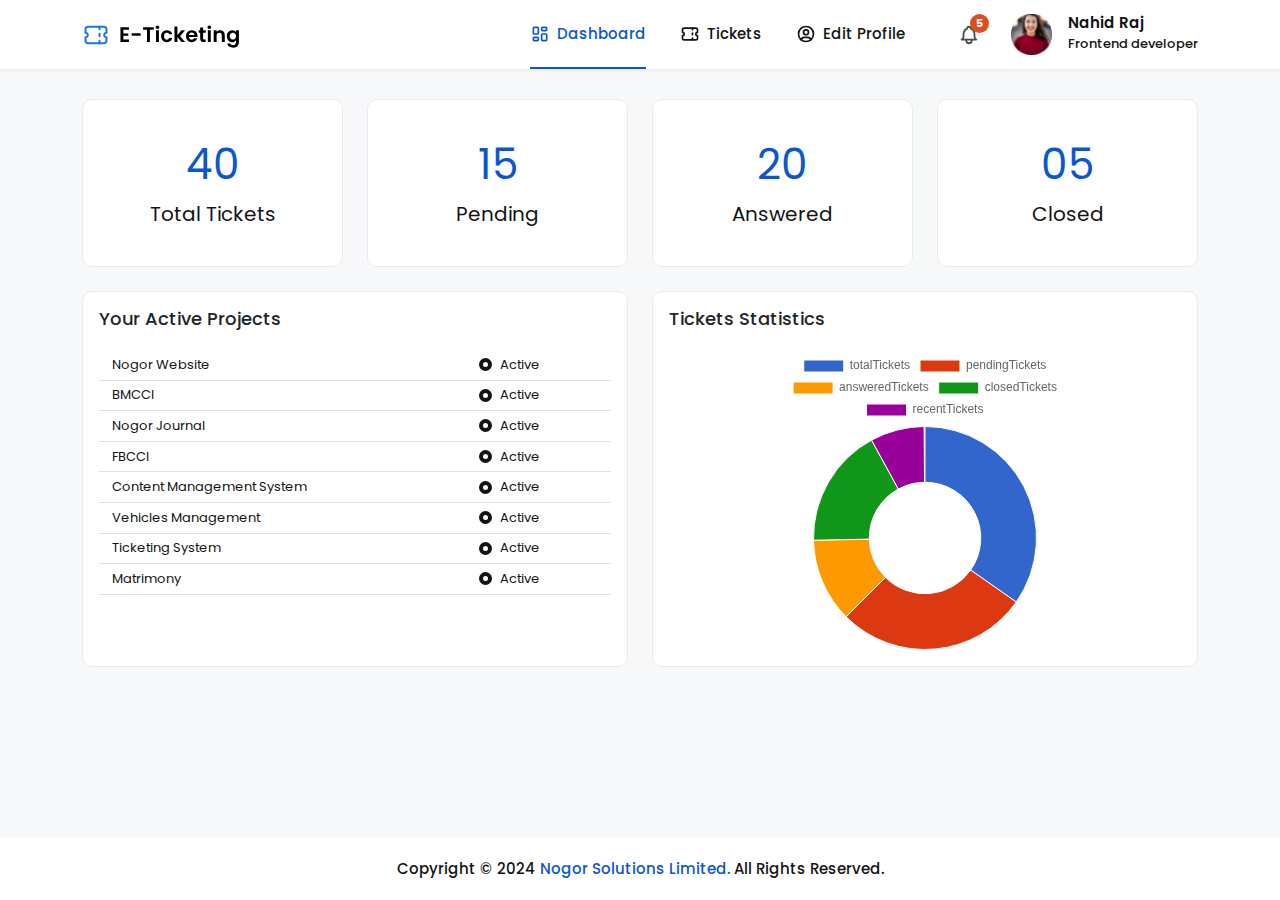
<file: index.html>
<!DOCTYPE html>
<html lang="en">

<head>
  <meta charset="UTF-8">
  <meta http-equiv="X-UA-Compatible" content="IE=edge">
  <title>Ticketing System</title>
  <meta name="viewport" content="width=device-width, initial-scale=1.0, minimum-scale=1.0">
  <meta name="description" content="CMS">
  <link rel="shortcut icon" href="images/Fevicon.png" type="image/x-icon">
  <!--all css link -->
  <link rel="stylesheet" href="css/bootstrap.min.css">
  <link rel="stylesheet" href="css/chosen.css">
  <link rel="stylesheet" href="css/style.css">
</head>


<body>
  <!-- full page loading -->
  <div class="fullpage_loader">
    <div class="loader"></div>
  </div>
  <!-- main area start -->
  <main class="e_ticketing_frontend">
    <section class="e_header_area">
      <div class="container">
        <div class="main d-flex align-items-center justify-content-between gap-3">
          <div class="logo">
            <a href="index.html">
              <img src="images/logo.svg" alt="logo">
            </a>
          </div>
          <div class="menus d-none d-xl-flex align-items-center justify-content-end gap-3">
            <div class="menu">
              <ul class="list-unstyled">
                <li class="active_menu"><a href="index.html">
                    <svg xmlns="http://www.w3.org/2000/svg" width="24" height="24" viewBox="0 0 24 24" fill="none"
                      stroke="currentColor" stroke-width="2" stroke-linecap="round" stroke-linejoin="round"
                      class="icon icon-tabler icons-tabler-outline icon-tabler-layout-dashboard">
                      <path stroke="none" d="M0 0h24v24H0z" fill="none" />
                      <path d="M5 4h4a1 1 0 0 1 1 1v6a1 1 0 0 1 -1 1h-4a1 1 0 0 1 -1 -1v-6a1 1 0 0 1 1 -1" />
                      <path d="M5 16h4a1 1 0 0 1 1 1v2a1 1 0 0 1 -1 1h-4a1 1 0 0 1 -1 -1v-2a1 1 0 0 1 1 -1" />
                      <path d="M15 12h4a1 1 0 0 1 1 1v6a1 1 0 0 1 -1 1h-4a1 1 0 0 1 -1 -1v-6a1 1 0 0 1 1 -1" />
                      <path d="M15 4h4a1 1 0 0 1 1 1v2a1 1 0 0 1 -1 1h-4a1 1 0 0 1 -1 -1v-2a1 1 0 0 1 1 -1" /></svg>
                    Dashboard
                  </a></li>
                <li><a href="tickets.html">
                    <svg xmlns="http://www.w3.org/2000/svg" width="24" height="24" viewBox="0 0 24 24" fill="none"
                      stroke="currentColor" stroke-width="2" stroke-linecap="round" stroke-linejoin="round"
                      class="icon icon-tabler icons-tabler-outline icon-tabler-ticket">
                      <path stroke="none" d="M0 0h24v24H0z" fill="none" />
                      <path d="M15 5l0 2" />
                      <path d="M15 11l0 2" />
                      <path d="M15 17l0 2" />
                      <path
                        d="M5 5h14a2 2 0 0 1 2 2v3a2 2 0 0 0 0 4v3a2 2 0 0 1 -2 2h-14a2 2 0 0 1 -2 -2v-3a2 2 0 0 0 0 -4v-3a2 2 0 0 1 2 -2" />
                    </svg>
                    Tickets
                  </a></li>
                <li><a href="edit-profile.html">
                    <svg xmlns="http://www.w3.org/2000/svg" width="24" height="24" viewBox="0 0 24 24" fill="none"
                      stroke="currentColor" stroke-width="2" stroke-linecap="round" stroke-linejoin="round"
                      class="icon icon-tabler icons-tabler-outline icon-tabler-user-circle">
                      <path stroke="none" d="M0 0h24v24H0z" fill="none" />
                      <path d="M12 12m-9 0a9 9 0 1 0 18 0a9 9 0 1 0 -18 0" />
                      <path d="M12 10m-3 0a3 3 0 1 0 6 0a3 3 0 1 0 -6 0" />
                      <path d="M6.168 18.849a4 4 0 0 1 3.832 -2.849h4a4 4 0 0 1 3.834 2.855" /></svg>
                    Edit Profile
                  </a></li>
              </ul>
            </div>
            <div class="menu_options d-flex align-items-center gap-4">
              <div class="icon_box position-relative">
                <button class="icon_btn dropdown_menu bg-transparent border-0 position-relative">
                  <svg xmlns="http://www.w3.org/2000/svg" width="24" height="24" viewBox="0 0 24 24" fill="none"
                    stroke="currentColor" stroke-width="2" stroke-linecap="round" stroke-linejoin="round"
                    class="icon icon-tabler icons-tabler-outline icon-tabler-bell">
                    <path stroke="none" d="M0 0h24v24H0z" fill="none" />
                    <path d="M10 5a2 2 0 1 1 4 0a7 7 0 0 1 4 6v3a4 4 0 0 0 2 3h-16a4 4 0 0 0 2 -3v-3a7 7 0 0 1 4 -6" />
                    <path d="M9 17v1a3 3 0 0 0 6 0v-1" /></svg>
                  <sup
                    class="notification_number position-absolute rounded-pill d-flex justify-content-center align-items-center">5</sup>
                </button>
                <div
                  class="information_box dropdown_menu_info notification_information position-absolute top-100 end-0">
                  <div class="top d-flex justify-content-between align-items-center gap-4">
                    <h3 class="title">Notification</h3>
                    <button class="clear bg-transparent border-0">Clear</button>
                  </div>
                  <div class="list">
                    <!-- <h4 class="no_list">
                      <div><svg  xmlns="http://www.w3.org/2000/svg"  width="24"  height="24"  viewBox="0 0 24 24"  fill="none"  stroke="currentColor"  stroke-width="1.5"  stroke-linecap="round"  stroke-linejoin="round"  class="icon icon-tabler icons-tabler-outline icon-tabler-alarm-minus"><path stroke="none" d="M0 0h24v24H0z" fill="none"/><path d="M12 13m-7 0a7 7 0 1 0 14 0a7 7 0 1 0 -14 0" /><path d="M7 4l-2.75 2" /><path d="M17 4l2.75 2" /><path d="M10 13h4" /></svg></div>
                      No Notification Found
                    </h4> -->
                    <ul class="list-unstyled">
                      <li>
                        <a href="#" class="d-flex w-100 align-items-center">
                          <div class="img"><img src="images/profile-user.png" alt="profile-user"></div>
                          <div class="info">
                            <h4 class="name">Erin Gonzales</h4>
                            <p>comment on your board</p>
                          </div>
                          <div class="time">7:57PM</div>
                        </a>
                      </li>
                      <li>
                        <a href="#" class="d-flex w-100 align-items-center">
                          <div class="img warning">
                            <svg xmlns="http://www.w3.org/2000/svg" width="24" height="24" viewBox="0 0 24 24"
                              fill="none" stroke="currentColor" stroke-width="1.5" stroke-linecap="round"
                              stroke-linejoin="round"
                              class="icon icon-tabler icons-tabler-outline icon-tabler-alert-triangle">
                              <path stroke="none" d="M0 0h24v24H0z" fill="none" />
                              <path d="M12 9v4" />
                              <path
                                d="M10.363 3.591l-8.106 13.534a1.914 1.914 0 0 0 1.636 2.871h16.214a1.914 1.914 0 0 0 1.636 -2.87l-8.106 -13.536a1.914 1.914 0 0 0 -3.274 0z" />
                              <path d="M12 16h.01" /></svg>
                          </div>
                          <div class="info">
                            <h4 class="name">Erin Gonzales</h4>
                            <p>comment on your board</p>
                          </div>
                          <div class="time">7:57PM</div>
                        </a>
                      </li>
                      <li>
                        <a href="#" class="d-flex w-100 align-items-center">
                          <div class="img"><img src="images/profile-user.png" alt="profile-user"></div>
                          <div class="info">
                            <h4 class="name">Erin Gonzales</h4>
                            <p>comment on your board</p>
                          </div>
                          <div class="time">7:57PM</div>
                        </a>
                      </li>
                      <li>
                        <a href="#" class="d-flex w-100 align-items-center">
                          <div class="img"><img src="images/profile-user.png" alt="profile-user"></div>
                          <div class="info">
                            <h4 class="name">Erin Gonzales</h4>
                            <p>comment on your board</p>
                          </div>
                          <div class="time">7:57PM</div>
                        </a>
                      </li>
                      <li>
                        <a href="#" class="d-flex w-100 align-items-center">
                          <div class="img mail">
                            <svg xmlns="http://www.w3.org/2000/svg" width="24" height="24" viewBox="0 0 24 24"
                              fill="none" stroke="currentColor" stroke-width="1.5" stroke-linecap="round"
                              stroke-linejoin="round" class="icon icon-tabler icons-tabler-outline icon-tabler-mail">
                              <path stroke="none" d="M0 0h24v24H0z" fill="none" />
                              <path
                                d="M3 7a2 2 0 0 1 2 -2h14a2 2 0 0 1 2 2v10a2 2 0 0 1 -2 2h-14a2 2 0 0 1 -2 -2v-10z" />
                              <path d="M3 7l9 6l9 -6" /></svg>
                          </div>
                          <div class="info">
                            <h4 class="name">Erin Gonzales</h4>
                            <p>comment on your board</p>
                          </div>
                          <div class="time">7:57PM</div>
                        </a>
                      </li>
                      <li>
                        <a href="#" class="d-flex w-100 align-items-center">
                          <div class="img"><img src="images/profile-user.png" alt="profile-user"></div>
                          <div class="info">
                            <h4 class="name">Erin Gonzales</h4>
                            <p>comment on your board</p>
                          </div>
                          <div class="time">7:57PM</div>
                        </a>
                      </li>
                    </ul>
                  </div>
                  <div class="btm text-center">
                    <button class="view w-100">View All</button>
                  </div>
                </div>
              </div>
              <button
                class="user_box d-flex align-items-center gap-3 bg-transparent border-0 text-start position-relative">
                <div class="img">
                  <img src="images/profile-user.png" alt="profile-user">
                </div>
                <div class="name">
                  <h4 class="nm">Nahid Raj</h4>
                  <small>Frontend developer</small>
                </div>
                <div class="user_dropdown_menu">
                  <ul class="list-unstyled">
                    <li><a href="#">
                      <svg  xmlns="http://www.w3.org/2000/svg"  width="24"  height="24"  viewBox="0 0 24 24"  fill="none"  stroke="currentColor"  stroke-width="2"  stroke-linecap="round"  stroke-linejoin="round"  class="icon icon-tabler icons-tabler-outline icon-tabler-layout-dashboard"><path stroke="none" d="M0 0h24v24H0z" fill="none"/><path d="M5 4h4a1 1 0 0 1 1 1v6a1 1 0 0 1 -1 1h-4a1 1 0 0 1 -1 -1v-6a1 1 0 0 1 1 -1" /><path d="M5 16h4a1 1 0 0 1 1 1v2a1 1 0 0 1 -1 1h-4a1 1 0 0 1 -1 -1v-2a1 1 0 0 1 1 -1" /><path d="M15 12h4a1 1 0 0 1 1 1v6a1 1 0 0 1 -1 1h-4a1 1 0 0 1 -1 -1v-6a1 1 0 0 1 1 -1" /><path d="M15 4h4a1 1 0 0 1 1 1v2a1 1 0 0 1 -1 1h-4a1 1 0 0 1 -1 -1v-2a1 1 0 0 1 1 -1" /></svg>
                      Dashboard</a></li>
                    <li><a href="#">
                      <svg  xmlns="http://www.w3.org/2000/svg"  width="24"  height="24"  viewBox="0 0 24 24"  fill="none"  stroke="currentColor"  stroke-width="2"  stroke-linecap="round"  stroke-linejoin="round"  class="icon icon-tabler icons-tabler-outline icon-tabler-ticket"><path stroke="none" d="M0 0h24v24H0z" fill="none"/><path d="M15 5l0 2" /><path d="M15 11l0 2" /><path d="M15 17l0 2" /><path d="M5 5h14a2 2 0 0 1 2 2v3a2 2 0 0 0 0 4v3a2 2 0 0 1 -2 2h-14a2 2 0 0 1 -2 -2v-3a2 2 0 0 0 0 -4v-3a2 2 0 0 1 2 -2" /></svg>
                      Tickets</a></li>
                    <li><a href="#">
                      <svg  xmlns="http://www.w3.org/2000/svg"  width="24"  height="24"  viewBox="0 0 24 24"  fill="none"  stroke="currentColor"  stroke-width="2"  stroke-linecap="round"  stroke-linejoin="round"  class="icon icon-tabler icons-tabler-outline icon-tabler-user-circle"><path stroke="none" d="M0 0h24v24H0z" fill="none"/><path d="M12 12m-9 0a9 9 0 1 0 18 0a9 9 0 1 0 -18 0" /><path d="M12 10m-3 0a3 3 0 1 0 6 0a3 3 0 1 0 -6 0" /><path d="M6.168 18.849a4 4 0 0 1 3.832 -2.849h4a4 4 0 0 1 3.834 2.855" /></svg>
                      Edit Profile</a></li>
                    <li><a href="#">
                      <svg  xmlns="http://www.w3.org/2000/svg"  width="24"  height="24"  viewBox="0 0 24 24"  fill="none"  stroke="currentColor"  stroke-width="2"  stroke-linecap="round"  stroke-linejoin="round"  class="icon icon-tabler icons-tabler-outline icon-tabler-logout"><path stroke="none" d="M0 0h24v24H0z" fill="none"/><path d="M14 8v-2a2 2 0 0 0 -2 -2h-7a2 2 0 0 0 -2 2v12a2 2 0 0 0 2 2h7a2 2 0 0 0 2 -2v-2" /><path d="M9 12h12l-3 -3" /><path d="M18 15l3 -3" /></svg>
                      Log Out</a></li>
                  </ul>
                </div>
              </button>
            </div>
          </div>
          <button class="menu_bar d-xl-none">
            <svg xmlns="http://www.w3.org/2000/svg" width="24" height="24" viewBox="0 0 24 24" fill="none"
              stroke="currentColor" stroke-width="2" stroke-linecap="round" stroke-linejoin="round"
              class="icon icon-tabler icons-tabler-outline icon-tabler-menu-2">
              <path stroke="none" d="M0 0h24v24H0z" fill="none" />
              <path d="M4 6l16 0" />
              <path d="M4 12l16 0" />
              <path d="M4 18l16 0" /></svg>
          </button>
        </div>
        <!-- mobile navbar start -->
        <div class="mobile-menu-area d-block d-xl-none">
          <div class="mobile-menu-overlay"></div>
          <div class="mobile-menu-main">
            <div class="logo">
              <a href="index.html">
                <img src="images/logo.svg" alt="logo">
              </a>
            </div>
            <div class="close-mobile-menu"><i class="fas fa-times"></i></div>
            <div class="menu-body">
              <div class="menu-list">
                <ul class="list-unstyled">
                  <li class="sub-mobile-menu">
                    <a href="index.html">Home</a>
                  </li>
                  <li class="sub-mobile-menu">
                    <a href="tickets.html">Tickets</a>
                  </li>
                  <li class="sub-mobile-menu">
                    <a href="edit-profile.html">Edit Profile</a>
                  </li>
                  <li class="sub-mobile-menu">
                    <a href="login.html">Logout</a>
                  </li>
                </ul>
              </div>
              <button class="user_box d-flex align-items-center gap-3 bg-transparent border-0 text-start">
                <div class="img">
                  <img src="images/profile-user.png" alt="profile-user">
                </div>
                <div class="name">
                  <h4 class="nm">Nahid Raj</h4>
                  <small>Frontend developer</small>
                </div>
              </button>
            </div>
          </div>
        </div>
      </div>
    </section>
    <section class="content_body">
      <div class="container">
        <div class="row g-4">
          <div class="col-lg-12">
            <div class="row g-4">
              <div class="col-lg-3 col-sm-6">
                <div class="top_short_info">
                  <a href="#" class="d-block w-100">
                    <h4 class="number">40</h4>
                    <h2 class="title">Total Tickets</h2>
                  </a>
                </div>
              </div>
              <div class="col-lg-3 col-sm-6">
                <div class="top_short_info">
                  <a href="#" class="d-block w-100">
                    <h4 class="number">15</h4>
                    <h2 class="title">Pending</h2>
                  </a>
                </div>
              </div>
              <div class="col-lg-3 col-sm-6">
                <div class="top_short_info">
                  <a href="#" class="d-block w-100">
                    <h4 class="number">20</h4>
                    <h2 class="title">Answered</h2>
                  </a>
                </div>
              </div>
              <div class="col-lg-3 col-sm-6">
                <div class="top_short_info">
                  <a href="#" class="d-block w-100">
                    <h4 class="number">05</h4>
                    <h2 class="title">Closed</h2>
                  </a>
                </div>
              </div>
            </div>
          </div>
          <div class="col-lg-6">
            <div class="card">
              <div class="card-body">
                <h4 class="card_title">Your Active Projects</h4>
                <div class="table-responsive text-nowrap">
                  <table class="table">
                    <tbody>
                      <tr>
                        <td>Nogor Website</td>
                        <td>
                          <span class="status closed"><span></span> Active</span>
                        </td>
                      </tr>
                      <tr>
                        <td>BMCCI</td>
                        <td>
                          <span class="status closed"><span></span> Active</span>
                        </td>
                      </tr>
                      <tr>
                        <td>Nogor Journal</td>
                        <td>
                          <span class="status closed"><span></span> Active</span>
                        </td>
                      </tr>
                      <tr>
                        <td>FBCCI</td>
                        <td>
                          <span class="status closed"><span></span> Active</span>
                        </td>
                      </tr>
                      <tr>
                        <td>Content Management System</td>
                        <td>
                          <span class="status closed"><span></span> Active</span>
                        </td>
                      </tr>
                      <tr>
                        <td>Vehicles Management </td>
                        <td>
                          <span class="status closed"><span></span> Active</span>
                        </td>
                      </tr>
                      <tr>
                        <td>Ticketing System </td>
                        <td>
                          <span class="status closed"><span></span> Active</span>
                        </td>
                      </tr>
                      <tr>
                        <td>Matrimony</td>
                        <td>
                          <span class="status closed"><span></span> Active</span>
                        </td>
                      </tr>
                    </tbody>
                  </table>
                </div>
              </div>
            </div>
          </div>
          <div class="col-lg-6">
            <div class="card">
              <div class="card-body">
                <h4 class="card_title">Tickets Statistics</h4>
                <div class="chart mx-auto" style="width: 300px; height: 300px;">
                  <canvas id="myChart"></canvas>
                </div>
              </div>
            </div>
          </div>
        </div>
      </div>
    </section>
    <footer class="footer_area text-center">
      <p>Copyright © 2024 <a href="#">Nogor Solutions Limited.</a> All Rights Reserved.</p>
    </footer>
  </main>
  <!-- main area end -->


  <!-- all js link -->
  <script src="js/jquery-3.6.0.min.js"></script>
  <script src="js/bootstrap.bundle.min.js"></script>
  <script src="js/chosen.jquery.min.js"></script>
  <script src="js/chart.js"></script>
  <script src="js/script.js"></script>
</body>

</html>
</script>

<script>
  var ctx = document.getElementById('myChart').getContext('2d');
  const options = {
    totalTickets: 80,
    pendingTickets: 64,
    answeredTickets: 28,
    closedTickets: 40,
    recentTickets: 18,
  }
  const label = Object.keys(options);
  const data = Object.values(options);

  var myChart = new Chart(ctx, {
    type: 'doughnut',
    data: {
      labels: label,
      datasets: [{
        data: data,
        backgroundColor: [
          '#3366CC',
          '#DC3912',
          '#FF9900',
          '#109618',
          '#990099',
        ],
        // borderColor: [
        //   'rgba(255, 99, 132, 1)',
        //   'rgba(54, 162, 235, 1)',
        //   'rgba(255, 206, 86, 1)',
        //   'rgba(75, 192, 192, 1)',
        //   'rgba(153, 102, 255, 1)',
        //   'rgba(255, 159, 64, 1)'
        // ],
        borderWidth: 1,
        hoverOffset: 4
      }]
    },
    // options: {
    //   scales: {
    //     x: {
    //       beginAtZero: false
    //     }
    //   }
    // }
  });
</script>
</file>
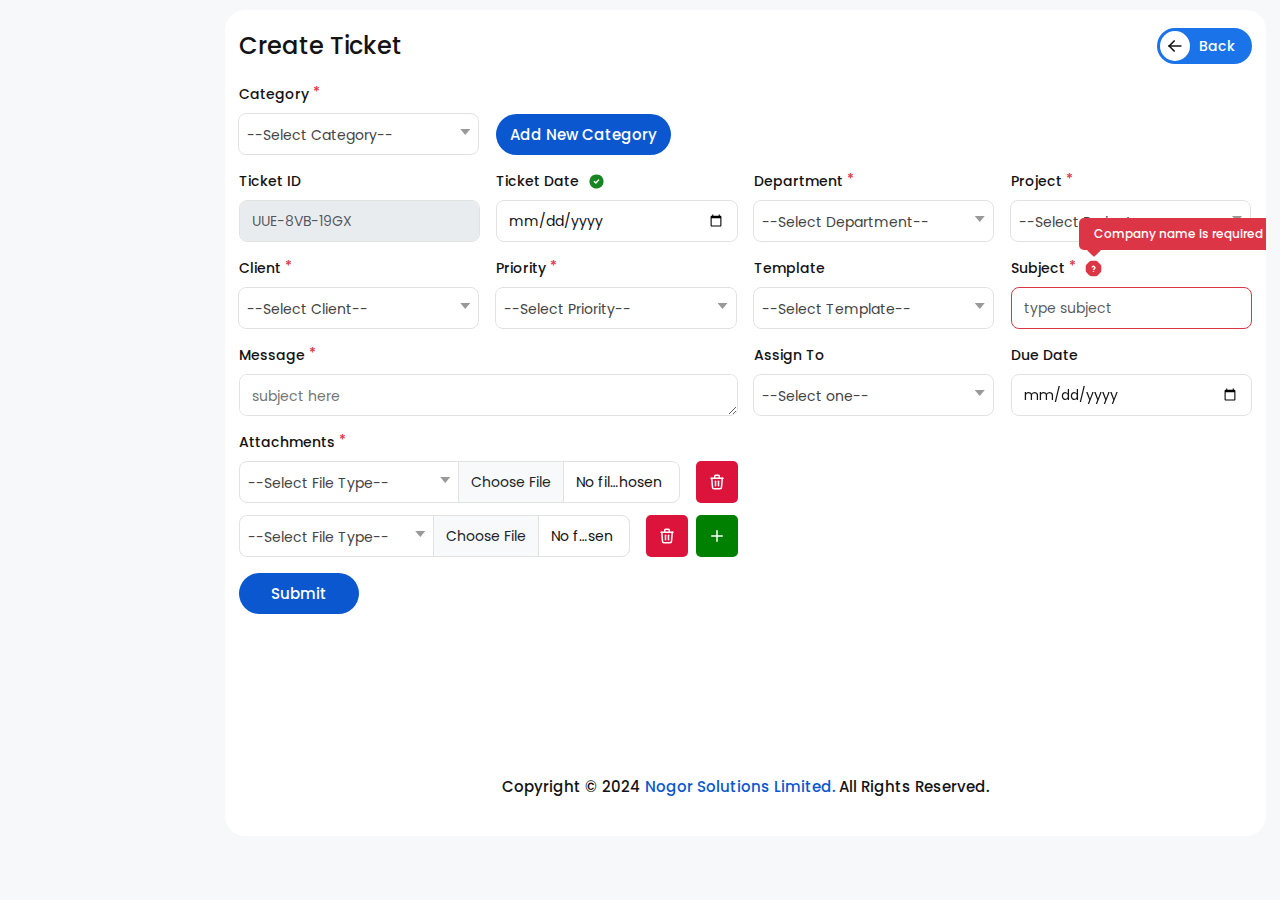
<file: create-ticket-admin.html>
<!DOCTYPE html>
<html lang="en">

<head>
  <meta charset="UTF-8">
  <meta http-equiv="X-UA-Compatible" content="IE=edge">
  <title>Ticketing System(Admin)</title>
  <meta name="viewport" content="width=device-width, initial-scale=1.0, minimum-scale=1.0">
  <meta name="description" content="CMS">
  <link rel="shortcut icon" href="images/Fevicon.png" type="image/x-icon">
  <!--all css link -->
  <link rel="stylesheet" href="css/bootstrap.min.css">
  <link rel="stylesheet" href="css/chosen.css">
  <link rel="stylesheet" href="css/style.css">
</head>


<body>
  <!-- full page loading -->
  <div class="fullpage_loader">
    <div class="loader"></div>
  </div>

  <!-- main area start -->
  <main class="nsl_cms">
    <div class="right_content">
      <div class="content_body position-relative">
        <!-- <div class="component_loader">
          <div class="loader"></div>
        </div> -->
        <div class="content_main">
          <div class="page_header d-flex align-items-center justify-content-between gap-4">
            <h4 class="form_card_title">Create Ticket
            </h4>
            <div class="right_page_header">
              <a href="#" class="back_or_add_btn">
                <span>
                  <svg xmlns="http://www.w3.org/2000/svg" width="24" height="24" viewBox="0 0 24 24" fill="none"
                    stroke="currentColor" stroke-width="2" stroke-linecap="round" stroke-linejoin="round"
                    class="icon icon-tabler icons-tabler-outline icon-tabler-arrow-left">
                    <path stroke="none" d="M0 0h24v24H0z" fill="none" />
                    <path d="M5 12l14 0" />
                    <path d="M5 12l6 6" />
                    <path d="M5 12l6 -6" /></svg>
                </span>
                Back
              </a>
            </div>
          </div>
          <form action="#">
            <div class="row g-3 mb-3">
              <div class="col-xl-3 col-md-6">
                <div class="form-group">
                  <label class="form-label d-flex justify-content-between align-items-center gap-4">
                    <div class="lft">
                      Category <sup class="text-danger">*</sup>
                    </div>
                  </label>
                  <div class="input-group position-relative">
                    <select class="chosen">
                      <option>--Select Category--</option>
                      <option>Category A</option>
                      <option>Category B</option>
                      <option>Category C</option>
                    </select>
                  </div>
                </div>
              </div>
              <div class="col-xl-3 col-md-6 d-flex align-items-end">
                <button type="submit" class="theme_btn">Add New Category</button>
              </div>
            </div>
            <div class="row g-3 mb-3">
              <div class="col-xl-3 col-md-6">
                <div class="form-group">
                  <label class="form-label d-flex justify-content-between align-items-center gap-4">
                    <div class="lft">
                      Ticket ID
                    </div>
                  </label>
                  <div class="input-group position-relative">
                    <input type="text" class="form-control" disabled placeholder="UUE-8VB-19GX">
                  </div>
                </div>
              </div>
              <div class="col-xl-3 col-md-6">
                <div class="form-group">
                  <label class="form-label d-flex justify-content-between align-items-center gap-4">
                    <div class="lft">
                      Ticket Date
                      <!-- icon validate -->
                      <span class="icon_validate">
                        <svg xmlns="http://www.w3.org/2000/svg" width="24" height="24" viewBox="0 0 24 24"
                          fill="currentColor" class="icon icon-tabler icons-tabler-filled icon-tabler-circle-check">
                          <path stroke="none" d="M0 0h24v24H0z" fill="none" />
                          <path
                            d="M17 3.34a10 10 0 1 1 -14.995 8.984l-.005 -.324l.005 -.324a10 10 0 0 1 14.995 -8.336zm-1.293 5.953a1 1 0 0 0 -1.32 -.083l-.094 .083l-3.293 3.292l-1.293 -1.292l-.094 -.083a1 1 0 0 0 -1.403 1.403l.083 .094l2 2l.094 .083a1 1 0 0 0 1.226 0l.094 -.083l4 -4l.083 -.094a1 1 0 0 0 -.083 -1.32z" />
                        </svg>
                      </span>
                    </div>
                  </label>
                  <div class="input-group position-relative">
                    <input type="date" class="form-control">
                  </div>
                </div>
              </div>
              <div class="col-xl-3 col-md-6">
                <div class="form-group">
                  <label class="form-label d-flex justify-content-between align-items-center gap-4">
                    <div class="lft">
                      Department <sup class="text-danger">*</sup>
                    </div>
                  </label>
                  <div class="input-group position-relative">
                    <select class="chosen">
                      <option>--Select Department--</option>
                      <option>Department A</option>
                      <option>Department B</option>
                      <option>Department C</option>
                    </select>
                  </div>
                </div>
              </div>
              <div class="col-xl-3 col-md-6">
                <div class="form-group">
                  <label class="form-label d-flex justify-content-between align-items-center gap-4">
                    <div class="lft">
                      Project <sup class="text-danger">*</sup>
                    </div>
                  </label>
                  <div class="input-group position-relative">
                    <select class="chosen">
                      <option>--Select Project--</option>
                      <option>Project A</option>
                      <option>Project B</option>
                      <option>Project C</option>
                    </select>
                  </div>
                </div>
              </div>
              <div class="col-xl-3 col-md-6">
                <div class="form-group">
                  <label class="form-label d-flex justify-content-between align-items-center gap-4">
                    <div class="lft">
                      Client <sup class="text-danger">*</sup>
                    </div>
                  </label>
                  <div class="input-group position-relative">
                    <select class="chosen">
                      <option>--Select Client--</option>
                      <option>Client A</option>
                      <option>Client B</option>
                      <option>Client C</option>
                    </select>
                  </div>
                </div>
              </div>
              <div class="col-xl-3 col-md-6">
                <div class="form-group">
                  <label class="form-label d-flex justify-content-between align-items-center gap-4">
                    <div class="lft">
                      Priority <sup class="text-danger">*</sup>
                    </div>
                  </label>
                  <div class="input-group position-relative">
                    <select class="chosen">
                      <option>--Select Priority--</option>
                      <option>High</option>
                      <option>Medium</option>
                      <option>Low</option>
                    </select>
                  </div>
                </div>
              </div>
              <div class="col-xl-3 col-md-6">
                <div class="form-group">
                  <label class="form-label d-flex justify-content-between align-items-center gap-4">
                    <div class="lft">
                      Template
                    </div>
                  </label>
                  <div class="input-group position-relative">
                    <select class="chosen">
                      <option>--Select Template--</option>
                      <option>Template 01</option>
                      <option>Template 02</option>
                      <option>Template 03</option>
                    </select>
                  </div>
                </div>
              </div>
              <div class="col-xl-3 col-md-6">
                <div class="form-group">
                  <label class="form-label d-flex justify-content-between align-items-center gap-4">
                    <div class="lft">
                      Subject <sup class="text-danger">*</sup>
                      <!-- icon error -->
                      <span class="icon_error">
                        <svg xmlns="http://www.w3.org/2000/svg" width="24" height="24" viewBox="0 0 24 24"
                          fill="currentColor" class="icon icon-tabler icons-tabler-filled icon-tabler-help-octagon">
                          <path stroke="none" d="M0 0h24v24H0z" fill="none" />
                          <path
                            d="M14.897 1a4 4 0 0 1 2.664 1.016l.165 .156l4.1 4.1a4 4 0 0 1 1.168 2.605l.006 .227v5.794a4 4 0 0 1 -1.016 2.664l-.156 .165l-4.1 4.1a4 4 0 0 1 -2.603 1.168l-.227 .006h-5.795a3.999 3.999 0 0 1 -2.664 -1.017l-.165 -.156l-4.1 -4.1a4 4 0 0 1 -1.168 -2.604l-.006 -.227v-5.794a4 4 0 0 1 1.016 -2.664l.156 -.165l4.1 -4.1a4 4 0 0 1 2.605 -1.168l.227 -.006h5.793zm-2.897 14a1 1 0 0 0 -.993 .883l-.007 .117l.007 .127a1 1 0 0 0 1.986 0l.007 -.117l-.007 -.127a1 1 0 0 0 -.993 -.883zm1.368 -6.673a2.98 2.98 0 0 0 -3.631 .728a1 1 0 0 0 1.44 1.383l.171 -.18a.98 .98 0 0 1 1.11 -.15a1 1 0 0 1 -.34 1.886l-.232 .012a1 1 0 0 0 .111 1.994a3 3 0 0 0 1.371 -5.673z" />
                        </svg>
                        <span class="error_info active_error_info">Company name is required</span>
                      </span>
                    </div>
                  </label>
                  <div class="input-group position-relative">
                    <input type="text" class="form-control error" placeholder="type subject">
                  </div>
                </div>
              </div>
              <div class="col-xl-6 col-md-6">
                <div class="form-group">
                  <label class="form-label d-flex justify-content-between align-items-center gap-4">
                    <div class="lft">
                      Message <sup class="text-danger">*</sup>
                    </div>
                  </label>
                  <div class="input-group position-relative">
                    <textarea class="textarea-control" placeholder="subject here"></textarea>
                  </div>
                </div>
              </div>
              <div class="col-xl-3 col-md-6">
                <div class="form-group">
                  <label class="form-label d-flex justify-content-between align-items-center gap-4">
                    <div class="lft">
                      Assign To
                    </div>
                  </label>
                  <div class="input-group position-relative">
                    <select class="chosen">
                      <option>--Select one--</option>
                      <option>Mynul Islam</option>
                      <option>Sadia Sultana Bristy</option>
                    </select>
                  </div>
                </div>
              </div>
              <div class="col-xl-3 col-md-6">
                <div class="form-group">
                  <label class="form-label d-flex justify-content-between align-items-center gap-4">
                    <div class="lft">
                      Due Date
                    </div>
                  </label>
                  <div class="input-group position-relative">
                    <input type="date" class="form-control">
                  </div>
                </div>
              </div>
            </div>
            <div class="row g-3">
              <div class="col-xl-6 col-md-6">
                <div class="form-group">
                  <label class="form-label d-flex justify-content-between align-items-center gap-4">
                    <div class="lft">
                      Attachments <sup class="text-danger">*</sup>
                    </div>
                  </label>
                  <!-- <div class="mutiple_add_options">
                    <div class="multiple_item d-flex align-items-center gap-3">
                      <div class="form-group">
                        <div class="input-group position-relative d-flex flex-row">
                          <div class="w-50" style="border-radius: 0 8px 8px 0 !important;">
                            <select class="chosen">
                              <option>--Select File Type--</option>
                              <option>Image</option>
                              <option>File</option>
                            </select>
                          </div>
                          <input type="file" class="form-control w-50" placeholder="Write your subject">
                        </div>
                      </div>
                      <div class="action_btn d-flex gap-2 align-items-center">
                        <button class="delete" data-bs-toggle="tooltip" data-bs-placement="top" data-bs-title="Delete">
                          <svg xmlns="http://www.w3.org/2000/svg" width="24" height="24" viewBox="0 0 24 24"
                            fill="none" stroke="currentColor" stroke-width="2" stroke-linecap="round"
                            stroke-linejoin="round"
                            class="icon icon-tabler icons-tabler-outline icon-tabler-trash">
                            <path stroke="none" d="M0 0h24v24H0z" fill="none" />
                            <path d="M4 7l16 0" />
                            <path d="M10 11l0 6" />
                            <path d="M14 11l0 6" />
                            <path d="M5 7l1 12a2 2 0 0 0 2 2h8a2 2 0 0 0 2 -2l1 -12" />
                            <path d="M9 7v-3a1 1 0 0 1 1 -1h4a1 1 0 0 1 1 1v3" /></svg>
                        </button>
                      </div>
                    </div>
                    <div class="multiple_item d-flex align-items-center gap-3">
                      <div class="form-group">
                        <div class="input-group position-relative d-flex flex-row">
                          <div class="w-50">
                            <select class="chosen">
                              <option>--Select File Type--</option>
                              <option>Image</option>
                              <option>File</option>
                            </select>
                          </div>
                          <input type="file" class="form-control w-50" placeholder="Write your subject">
                        </div>
                      </div>
                      <div class="action_btn d-flex align-items-center gap-2">
                        <button type="button" class="delete" data-bs-toggle="tooltip" data-bs-placement="top" data-bs-title="Delete">
                          <svg xmlns="http://www.w3.org/2000/svg" width="24" height="24" viewBox="0 0 24 24"
                            fill="none" stroke="currentColor" stroke-width="2" stroke-linecap="round"
                            stroke-linejoin="round"
                            class="icon icon-tabler icons-tabler-outline icon-tabler-trash">
                            <path stroke="none" d="M0 0h24v24H0z" fill="none" />
                            <path d="M4 7l16 0" />
                            <path d="M10 11l0 6" />
                            <path d="M14 11l0 6" />
                            <path d="M5 7l1 12a2 2 0 0 0 2 2h8a2 2 0 0 0 2 -2l1 -12" />
                            <path d="M9 7v-3a1 1 0 0 1 1 -1h4a1 1 0 0 1 1 1v3" /></svg>
                        </button>
                        <button type="button" class="add" data-bs-toggle="tooltip" data-bs-placement="top" data-bs-title="Add">
                          <svg xmlns="http://www.w3.org/2000/svg" width="24" height="24" viewBox="0 0 24 24"
                            fill="none" stroke="currentColor" stroke-width="2" stroke-linecap="round"
                            stroke-linejoin="round"
                            class="icon icon-tabler icons-tabler-outline icon-tabler-plus">
                            <path stroke="none" d="M0 0h24v24H0z" fill="none" />
                            <path d="M12 5l0 14" />
                            <path d="M5 12l14 0" /></svg>
                        </button>
                      </div>
                    </div>
                  </div> -->
                
                  <div class="mutiple_add_options msg_reply_area">
                    <div class="multiple_item d-flex align-items-center gap-3">
                      <div class="form-group">
                        <div class="input-group position-relative d-flex flex-row">
                          <div class="w-50" style="border-radius: 0 8px 8px 0 !important;">
                            <select class="chosen">
                              <option>--Select File Type--</option>
                              <option>Image</option>
                              <option>File</option>
                            </select>
                          </div>
                          <input type="file" class="form-control w-50" placeholder="Write your subject">
                        </div>
                      </div>
                      <div class="action_btn d-flex gap-2 align-items-center">
                        <button class="delete" data-bs-toggle="tooltip" data-bs-placement="top" data-bs-title="Delete">
                          <svg xmlns="http://www.w3.org/2000/svg" width="24" height="24" viewBox="0 0 24 24"
                            fill="none" stroke="currentColor" stroke-width="2" stroke-linecap="round"
                            stroke-linejoin="round"
                            class="icon icon-tabler icons-tabler-outline icon-tabler-trash"
                            style="color: #fff">
                            <path stroke="none" d="M0 0h24v24H0z" fill="none" />
                            <path d="M4 7l16 0" />
                            <path d="M10 11l0 6" />
                            <path d="M14 11l0 6" />
                            <path d="M5 7l1 12a2 2 0 0 0 2 2h8a2 2 0 0 0 2 -2l1 -12" />
                            <path d="M9 7v-3a1 1 0 0 1 1 -1h4a1 1 0 0 1 1 1v3" />
                          </svg>
                        </button>
                      </div>
                    </div>
                    <div class="multiple_item d-flex align-items-center gap-3">
                      <div class="form-group">
                        <div class="input-group position-relative d-flex flex-row">
                          <div class="w-50">
                            <select class="chosen">
                              <option>--Select File Type--</option>
                              <option>Image</option>
                              <option>File</option>
                            </select>
                          </div>
                          <input type="file" class="form-control w-50" placeholder="Write your subject">
                        </div>
                      </div>
                      <div class="action_btn d-flex align-items-center gap-2">
                        <button type="button" class="delete" data-bs-toggle="tooltip" data-bs-placement="top" data-bs-title="Delete">
                          <svg xmlns="http://www.w3.org/2000/svg" width="24" height="24" viewBox="0 0 24 24"
                            fill="none" stroke="currentColor" stroke-width="2" stroke-linecap="round"
                            stroke-linejoin="round"
                            class="icon icon-tabler icons-tabler-outline icon-tabler-trash"
                            style="color: #fff">
                            <path stroke="none" d="M0 0h24v24H0z" fill="none" />
                            <path d="M4 7l16 0" />
                            <path d="M10 11l0 6" />
                            <path d="M14 11l0 6" />
                            <path d="M5 7l1 12a2 2 0 0 0 2 2h8a2 2 0 0 0 2 -2l1 -12" />
                            <path d="M9 7v-3a1 1 0 0 1 1 -1h4a1 1 0 0 1 1 1v3" />
                          </svg>
                        </button>
                        <button type="button" class="add" data-bs-toggle="tooltip" data-bs-placement="top" data-bs-title="Edit">
                          <svg xmlns="http://www.w3.org/2000/svg" width="24" height="24" viewBox="0 0 24 24"
                            fill="none" stroke="currentColor" stroke-width="2" stroke-linecap="round"
                            stroke-linejoin="round"
                            class="icon icon-tabler icons-tabler-outline icon-tabler-plus"
                            style="color: #fff">
                            <path stroke="none" d="M0 0h24v24H0z" fill="none" />
                            <path d="M12 5l0 14" />
                            <path d="M5 12l14 0" />
                          </svg>
                        </button>
                      </div>
                    </div>
                  </div>
                </div>
              </div>
              <div class="col-12">
                <button type="submit" class="theme_btn">Submit</button>
              </div>
            </div>
          </form>
        </div>
        <footer class="footer_area text-center">
          <p>Copyright © 2024 <a href="#">Nogor Solutions Limited.</a> All Rights Reserved.</p>
        </footer>
      </div>
    </div>
  </main>
  <!-- main area end -->


  <!-- all js link -->
  <script src="js/jquery-3.6.0.min.js"></script>
  <script src="js/bootstrap.bundle.min.js"></script>
  <script src="js/chosen.jquery.min.js"></script>
  <script src="js/chart.js"></script>
  <script src="js/script.js"></script>
</body>

</html>
</file>
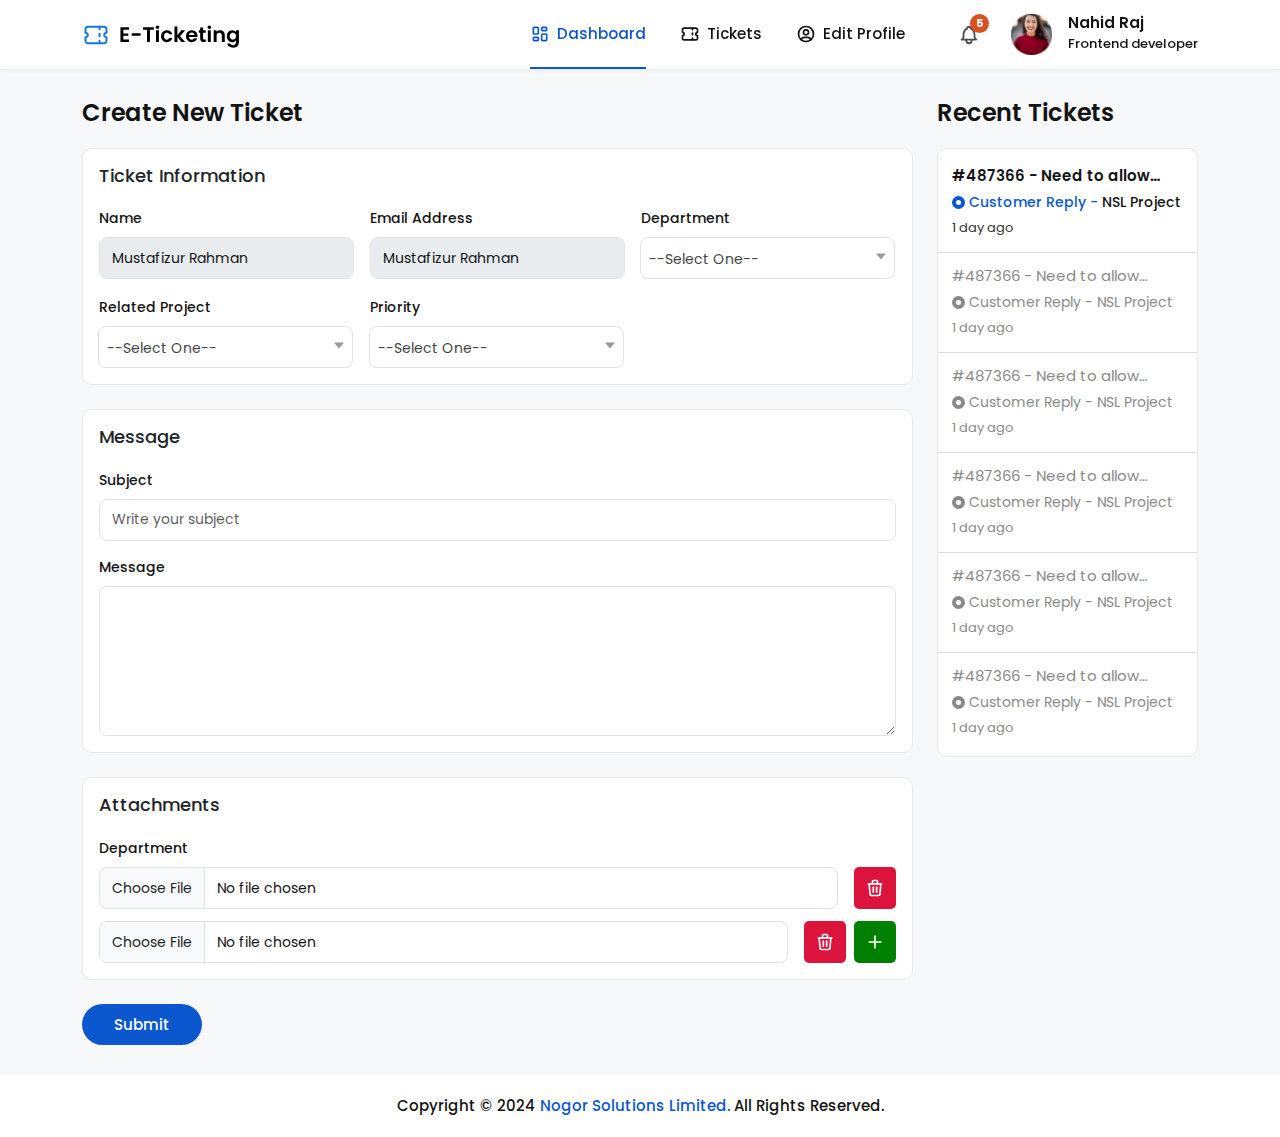
<file: create-ticket.html>
<!DOCTYPE html>
<html lang="en">

<head>
  <meta charset="UTF-8">
  <meta http-equiv="X-UA-Compatible" content="IE=edge">
  <title>Ticketing System</title>
  <meta name="viewport" content="width=device-width, initial-scale=1.0, minimum-scale=1.0">
  <meta name="description" content="CMS">
  <link rel="shortcut icon" href="images/Fevicon.png" type="image/x-icon">
  <!--all css link -->
  <link rel="stylesheet" href="css/bootstrap.min.css">
  <link rel="stylesheet" href="css/chosen.css">
  <link rel="stylesheet" href="css/style.css">
</head>


<body>
  <!-- full page loading -->
  <div class="fullpage_loader">
    <div class="loader"></div>
  </div>
  <!-- main area start -->
  <main class="e_ticketing_frontend">
    <section class="e_header_area">
      <div class="container">
        <div class="main d-flex align-items-center justify-content-between gap-3">
          <div class="logo">
            <a href="index.html">
              <img src="images/logo.svg" alt="logo">
            </a>
          </div>
          <div class="menus d-none d-xl-flex align-items-center justify-content-end gap-3">
            <div class="menu">
              <ul class="list-unstyled">
                <li class="active_menu"><a href="index.html">
                    <svg xmlns="http://www.w3.org/2000/svg" width="24" height="24" viewBox="0 0 24 24" fill="none"
                      stroke="currentColor" stroke-width="2" stroke-linecap="round" stroke-linejoin="round"
                      class="icon icon-tabler icons-tabler-outline icon-tabler-layout-dashboard">
                      <path stroke="none" d="M0 0h24v24H0z" fill="none" />
                      <path d="M5 4h4a1 1 0 0 1 1 1v6a1 1 0 0 1 -1 1h-4a1 1 0 0 1 -1 -1v-6a1 1 0 0 1 1 -1" />
                      <path d="M5 16h4a1 1 0 0 1 1 1v2a1 1 0 0 1 -1 1h-4a1 1 0 0 1 -1 -1v-2a1 1 0 0 1 1 -1" />
                      <path d="M15 12h4a1 1 0 0 1 1 1v6a1 1 0 0 1 -1 1h-4a1 1 0 0 1 -1 -1v-6a1 1 0 0 1 1 -1" />
                      <path d="M15 4h4a1 1 0 0 1 1 1v2a1 1 0 0 1 -1 1h-4a1 1 0 0 1 -1 -1v-2a1 1 0 0 1 1 -1" /></svg>
                    Dashboard
                  </a></li>
                <li><a href="tickets.html">
                    <svg xmlns="http://www.w3.org/2000/svg" width="24" height="24" viewBox="0 0 24 24" fill="none"
                      stroke="currentColor" stroke-width="2" stroke-linecap="round" stroke-linejoin="round"
                      class="icon icon-tabler icons-tabler-outline icon-tabler-ticket">
                      <path stroke="none" d="M0 0h24v24H0z" fill="none" />
                      <path d="M15 5l0 2" />
                      <path d="M15 11l0 2" />
                      <path d="M15 17l0 2" />
                      <path
                        d="M5 5h14a2 2 0 0 1 2 2v3a2 2 0 0 0 0 4v3a2 2 0 0 1 -2 2h-14a2 2 0 0 1 -2 -2v-3a2 2 0 0 0 0 -4v-3a2 2 0 0 1 2 -2" />
                    </svg>
                    Tickets
                  </a></li>
                <li><a href="edit-profile.html">
                    <svg xmlns="http://www.w3.org/2000/svg" width="24" height="24" viewBox="0 0 24 24" fill="none"
                      stroke="currentColor" stroke-width="2" stroke-linecap="round" stroke-linejoin="round"
                      class="icon icon-tabler icons-tabler-outline icon-tabler-user-circle">
                      <path stroke="none" d="M0 0h24v24H0z" fill="none" />
                      <path d="M12 12m-9 0a9 9 0 1 0 18 0a9 9 0 1 0 -18 0" />
                      <path d="M12 10m-3 0a3 3 0 1 0 6 0a3 3 0 1 0 -6 0" />
                      <path d="M6.168 18.849a4 4 0 0 1 3.832 -2.849h4a4 4 0 0 1 3.834 2.855" /></svg>
                    Edit Profile
                  </a></li>
              </ul>
            </div>
            <div class="menu_options d-flex align-items-center gap-4">
              <div class="icon_box position-relative">
                <button class="icon_btn dropdown_menu bg-transparent border-0 position-relative">
                  <svg xmlns="http://www.w3.org/2000/svg" width="24" height="24" viewBox="0 0 24 24" fill="none"
                    stroke="currentColor" stroke-width="2" stroke-linecap="round" stroke-linejoin="round"
                    class="icon icon-tabler icons-tabler-outline icon-tabler-bell">
                    <path stroke="none" d="M0 0h24v24H0z" fill="none" />
                    <path d="M10 5a2 2 0 1 1 4 0a7 7 0 0 1 4 6v3a4 4 0 0 0 2 3h-16a4 4 0 0 0 2 -3v-3a7 7 0 0 1 4 -6" />
                    <path d="M9 17v1a3 3 0 0 0 6 0v-1" /></svg>
                  <sup
                    class="notification_number position-absolute rounded-pill d-flex justify-content-center align-items-center">5</sup>
                </button>
                <div
                  class="information_box dropdown_menu_info notification_information position-absolute top-100 end-0">
                  <div class="top d-flex justify-content-between align-items-center gap-4">
                    <h3 class="title">Notification</h3>
                    <button class="clear bg-transparent border-0">Clear</button>
                  </div>
                  <div class="list">
                    <!-- <h4 class="no_list">
                      <div><svg  xmlns="http://www.w3.org/2000/svg"  width="24"  height="24"  viewBox="0 0 24 24"  fill="none"  stroke="currentColor"  stroke-width="1.5"  stroke-linecap="round"  stroke-linejoin="round"  class="icon icon-tabler icons-tabler-outline icon-tabler-alarm-minus"><path stroke="none" d="M0 0h24v24H0z" fill="none"/><path d="M12 13m-7 0a7 7 0 1 0 14 0a7 7 0 1 0 -14 0" /><path d="M7 4l-2.75 2" /><path d="M17 4l2.75 2" /><path d="M10 13h4" /></svg></div>
                      No Notification Found
                    </h4> -->
                    <ul class="list-unstyled">
                      <li>
                        <a href="#" class="d-flex w-100 align-items-center">
                          <div class="img"><img src="images/profile-user.png" alt="profile-user"></div>
                          <div class="info">
                            <h4 class="name">Erin Gonzales</h4>
                            <p>comment on your board</p>
                          </div>
                          <div class="time">7:57PM</div>
                        </a>
                      </li>
                      <li>
                        <a href="#" class="d-flex w-100 align-items-center">
                          <div class="img warning">
                            <svg xmlns="http://www.w3.org/2000/svg" width="24" height="24" viewBox="0 0 24 24"
                              fill="none" stroke="currentColor" stroke-width="1.5" stroke-linecap="round"
                              stroke-linejoin="round"
                              class="icon icon-tabler icons-tabler-outline icon-tabler-alert-triangle">
                              <path stroke="none" d="M0 0h24v24H0z" fill="none" />
                              <path d="M12 9v4" />
                              <path
                                d="M10.363 3.591l-8.106 13.534a1.914 1.914 0 0 0 1.636 2.871h16.214a1.914 1.914 0 0 0 1.636 -2.87l-8.106 -13.536a1.914 1.914 0 0 0 -3.274 0z" />
                              <path d="M12 16h.01" /></svg>
                          </div>
                          <div class="info">
                            <h4 class="name">Erin Gonzales</h4>
                            <p>comment on your board</p>
                          </div>
                          <div class="time">7:57PM</div>
                        </a>
                      </li>
                      <li>
                        <a href="#" class="d-flex w-100 align-items-center">
                          <div class="img"><img src="images/profile-user.png" alt="profile-user"></div>
                          <div class="info">
                            <h4 class="name">Erin Gonzales</h4>
                            <p>comment on your board</p>
                          </div>
                          <div class="time">7:57PM</div>
                        </a>
                      </li>
                      <li>
                        <a href="#" class="d-flex w-100 align-items-center">
                          <div class="img"><img src="images/profile-user.png" alt="profile-user"></div>
                          <div class="info">
                            <h4 class="name">Erin Gonzales</h4>
                            <p>comment on your board</p>
                          </div>
                          <div class="time">7:57PM</div>
                        </a>
                      </li>
                      <li>
                        <a href="#" class="d-flex w-100 align-items-center">
                          <div class="img mail">
                            <svg xmlns="http://www.w3.org/2000/svg" width="24" height="24" viewBox="0 0 24 24"
                              fill="none" stroke="currentColor" stroke-width="1.5" stroke-linecap="round"
                              stroke-linejoin="round" class="icon icon-tabler icons-tabler-outline icon-tabler-mail">
                              <path stroke="none" d="M0 0h24v24H0z" fill="none" />
                              <path
                                d="M3 7a2 2 0 0 1 2 -2h14a2 2 0 0 1 2 2v10a2 2 0 0 1 -2 2h-14a2 2 0 0 1 -2 -2v-10z" />
                              <path d="M3 7l9 6l9 -6" /></svg>
                          </div>
                          <div class="info">
                            <h4 class="name">Erin Gonzales</h4>
                            <p>comment on your board</p>
                          </div>
                          <div class="time">7:57PM</div>
                        </a>
                      </li>
                      <li>
                        <a href="#" class="d-flex w-100 align-items-center">
                          <div class="img"><img src="images/profile-user.png" alt="profile-user"></div>
                          <div class="info">
                            <h4 class="name">Erin Gonzales</h4>
                            <p>comment on your board</p>
                          </div>
                          <div class="time">7:57PM</div>
                        </a>
                      </li>
                    </ul>
                  </div>
                  <div class="btm text-center">
                    <button class="view w-100">View All</button>
                  </div>
                </div>
              </div>
              <button
                class="user_box d-flex align-items-center gap-3 bg-transparent border-0 text-start position-relative">
                <div class="img">
                  <img src="images/profile-user.png" alt="profile-user">
                </div>
                <div class="name">
                  <h4 class="nm">Nahid Raj</h4>
                  <small>Frontend developer</small>
                </div>
                <div class="user_dropdown_menu">
                  <ul class="list-unstyled">
                    <li><a href="#">
                      <svg  xmlns="http://www.w3.org/2000/svg"  width="24"  height="24"  viewBox="0 0 24 24"  fill="none"  stroke="currentColor"  stroke-width="2"  stroke-linecap="round"  stroke-linejoin="round"  class="icon icon-tabler icons-tabler-outline icon-tabler-layout-dashboard"><path stroke="none" d="M0 0h24v24H0z" fill="none"/><path d="M5 4h4a1 1 0 0 1 1 1v6a1 1 0 0 1 -1 1h-4a1 1 0 0 1 -1 -1v-6a1 1 0 0 1 1 -1" /><path d="M5 16h4a1 1 0 0 1 1 1v2a1 1 0 0 1 -1 1h-4a1 1 0 0 1 -1 -1v-2a1 1 0 0 1 1 -1" /><path d="M15 12h4a1 1 0 0 1 1 1v6a1 1 0 0 1 -1 1h-4a1 1 0 0 1 -1 -1v-6a1 1 0 0 1 1 -1" /><path d="M15 4h4a1 1 0 0 1 1 1v2a1 1 0 0 1 -1 1h-4a1 1 0 0 1 -1 -1v-2a1 1 0 0 1 1 -1" /></svg>
                      Dashboard</a></li>
                    <li><a href="#">
                      <svg  xmlns="http://www.w3.org/2000/svg"  width="24"  height="24"  viewBox="0 0 24 24"  fill="none"  stroke="currentColor"  stroke-width="2"  stroke-linecap="round"  stroke-linejoin="round"  class="icon icon-tabler icons-tabler-outline icon-tabler-ticket"><path stroke="none" d="M0 0h24v24H0z" fill="none"/><path d="M15 5l0 2" /><path d="M15 11l0 2" /><path d="M15 17l0 2" /><path d="M5 5h14a2 2 0 0 1 2 2v3a2 2 0 0 0 0 4v3a2 2 0 0 1 -2 2h-14a2 2 0 0 1 -2 -2v-3a2 2 0 0 0 0 -4v-3a2 2 0 0 1 2 -2" /></svg>
                      Tickets</a></li>
                    <li><a href="#">
                      <svg  xmlns="http://www.w3.org/2000/svg"  width="24"  height="24"  viewBox="0 0 24 24"  fill="none"  stroke="currentColor"  stroke-width="2"  stroke-linecap="round"  stroke-linejoin="round"  class="icon icon-tabler icons-tabler-outline icon-tabler-user-circle"><path stroke="none" d="M0 0h24v24H0z" fill="none"/><path d="M12 12m-9 0a9 9 0 1 0 18 0a9 9 0 1 0 -18 0" /><path d="M12 10m-3 0a3 3 0 1 0 6 0a3 3 0 1 0 -6 0" /><path d="M6.168 18.849a4 4 0 0 1 3.832 -2.849h4a4 4 0 0 1 3.834 2.855" /></svg>
                      Edit Profile</a></li>
                    <li><a href="#">
                      <svg  xmlns="http://www.w3.org/2000/svg"  width="24"  height="24"  viewBox="0 0 24 24"  fill="none"  stroke="currentColor"  stroke-width="2"  stroke-linecap="round"  stroke-linejoin="round"  class="icon icon-tabler icons-tabler-outline icon-tabler-logout"><path stroke="none" d="M0 0h24v24H0z" fill="none"/><path d="M14 8v-2a2 2 0 0 0 -2 -2h-7a2 2 0 0 0 -2 2v12a2 2 0 0 0 2 2h7a2 2 0 0 0 2 -2v-2" /><path d="M9 12h12l-3 -3" /><path d="M18 15l3 -3" /></svg>
                      Log Out</a></li>
                  </ul>
                </div>
              </button>
            </div>
          </div>
          <button class="menu_bar d-xl-none">
            <svg xmlns="http://www.w3.org/2000/svg" width="24" height="24" viewBox="0 0 24 24" fill="none"
              stroke="currentColor" stroke-width="2" stroke-linecap="round" stroke-linejoin="round"
              class="icon icon-tabler icons-tabler-outline icon-tabler-menu-2">
              <path stroke="none" d="M0 0h24v24H0z" fill="none" />
              <path d="M4 6l16 0" />
              <path d="M4 12l16 0" />
              <path d="M4 18l16 0" /></svg>
          </button>
        </div>
        <!-- mobile navbar start -->
        <div class="mobile-menu-area d-block d-xl-none">
          <div class="mobile-menu-overlay"></div>
          <div class="mobile-menu-main">
            <div class="logo">
              <a href="index.html">
                <img src="images/logo.svg" alt="logo">
              </a>
            </div>
            <div class="close-mobile-menu"><i class="fas fa-times"></i></div>
            <div class="menu-body">
              <div class="menu-list">
                <ul class="list-unstyled">
                  <li class="sub-mobile-menu">
                    <a href="index.html">Home</a>
                  </li>
                  <li class="sub-mobile-menu">
                    <a href="tickets.html">Tickets</a>
                  </li>
                  <li class="sub-mobile-menu">
                    <a href="edit-profile.html">Edit Profile</a>
                  </li>
                  <li class="sub-mobile-menu">
                    <a href="login.html">Logout</a>
                  </li>
                </ul>
              </div>
              <button class="user_box d-flex align-items-center gap-3 bg-transparent border-0 text-start">
                <div class="img">
                  <img src="images/profile-user.png" alt="profile-user">
                </div>
                <div class="name">
                  <h4 class="nm">Nahid Raj</h4>
                  <small>Frontend developer</small>
                </div>
              </button>
            </div>
          </div>
        </div>
      </div>
    </section>
    <section class="content_body">
      <div class="container">
        <div class="row g-4">
          <div class="col-lg-8 col-xl-9">
            <div class="page_header">
              <h3 class="title">Create New Ticket</h3>
            </div>
            <form action="#">
              <div class="row g-4">
                <div class="col-lg-12">
                  <div class="card h-auto">
                    <div class="card-body">
                      <h3 class="card_title">Ticket Information</h3>
                      <div class="row g-3">
                        <div class="col-lg-4">
                          <div class="form-group">
                            <label class="form-label">Name</label>
                            <div class="input-group position-relative">
                              <input type="text" class="form-control" disabled value="Mustafizur Rahman"
                                placeholder="Enter you name">
                            </div>
                          </div>
                        </div>
                        <div class="col-lg-4">
                          <div class="form-group">
                            <label class="form-label">Email Address</label>
                            <div class="input-group position-relative">
                              <input type="text" class="form-control" disabled value="Mustafizur Rahman"
                                placeholder="Enter you email">
                            </div>
                          </div>
                        </div>
                        <div class="col-lg-4">
                          <div class="form-group">
                            <label class="form-label">
                              Department
                            </label>
                            <div class="input-group position-relative">
                              <select class="chosen">
                                <option>--Select One--</option>
                                <option>Technical Support</option>
                              </select>
                            </div>
                          </div>
                        </div>
                        <div class="col-lg-4">
                          <div class="form-group">
                            <label class="form-label">
                              Related Project
                            </label>
                            <div class="input-group position-relative">
                              <select class="chosen">
                                <option>--Select One--</option>
                                <option>None</option>
                              </select>
                            </div>
                          </div>
                        </div>
                        <div class="col-lg-4">
                          <div class="form-group">
                            <label class="form-label">
                              Priority
                            </label>
                            <div class="input-group position-relative">
                              <select class="chosen">
                                <option>--Select One--</option>
                                <option>High</option>
                              </select>
                            </div>
                          </div>
                        </div>
                      </div>
                    </div>
                  </div>
                </div>
                <div class="col-lg-12">
                  <div class="card h-auto">
                    <div class="card-body">
                      <h3 class="card_title">Message</h3>
                      <div class="row g-3">
                        <div class="col-lg-12">
                          <div class="form-group">
                            <label class="form-label">Subject</label>
                            <div class="input-group position-relative">
                              <input type="text" class="form-control" placeholder="Write your subject">
                            </div>
                          </div>
                        </div>
                        <div class="col-lg-12">
                          <div class="form-group">
                            <label class="form-label d-flex justify-content-between align-items-center gap-4">
                              <div class="lft">
                                Message
                              </div>
                            </label>
                            <div class="input-group position-relative">
                              <textarea rows="6" class="textarea-control h-auto"></textarea>
                            </div>
                          </div>
                        </div>
                      </div>
                    </div>
                  </div>
                </div>
                <div class="col-lg-12">
                  <div class="card h-auto">
                    <div class="card-body">
                      <h3 class="card_title">Attachments</h3>
                      <div class="form-group">
                        <label class="form-label">Department</label>
                        <div class="mutiple_add_options">
                          <div class="multiple_item d-flex align-items-center gap-3">
                            <div class="form-group">
                              <div class="input-group position-relative">
                                <input type="file" class="form-control" placeholder="Write your subject">
                              </div>
                            </div>
                            <div class="action_btn d-flex gap-2 align-items-center">
                              <button class="delete" data-bs-toggle="tooltip" data-bs-placement="top" data-bs-title="Delete">
                                <svg xmlns="http://www.w3.org/2000/svg" width="24" height="24" viewBox="0 0 24 24"
                                  fill="none" stroke="currentColor" stroke-width="2" stroke-linecap="round"
                                  stroke-linejoin="round"
                                  class="icon icon-tabler icons-tabler-outline icon-tabler-trash">
                                  <path stroke="none" d="M0 0h24v24H0z" fill="none" />
                                  <path d="M4 7l16 0" />
                                  <path d="M10 11l0 6" />
                                  <path d="M14 11l0 6" />
                                  <path d="M5 7l1 12a2 2 0 0 0 2 2h8a2 2 0 0 0 2 -2l1 -12" />
                                  <path d="M9 7v-3a1 1 0 0 1 1 -1h4a1 1 0 0 1 1 1v3" /></svg>
                              </button>
                            </div>
                          </div>
                          <div class="multiple_item d-flex align-items-center gap-3">
                            <div class="form-group">
                              <div class="input-group position-relative">
                                <input type="file" class="form-control" placeholder="Write your subject">
                              </div>
                            </div>
                            <div class="action_btn d-flex align-items-center gap-2">
                              <button type="button" class="delete" data-bs-toggle="tooltip" data-bs-placement="top" data-bs-title="Delete">
                                <svg xmlns="http://www.w3.org/2000/svg" width="24" height="24" viewBox="0 0 24 24"
                                  fill="none" stroke="currentColor" stroke-width="2" stroke-linecap="round"
                                  stroke-linejoin="round"
                                  class="icon icon-tabler icons-tabler-outline icon-tabler-trash">
                                  <path stroke="none" d="M0 0h24v24H0z" fill="none" />
                                  <path d="M4 7l16 0" />
                                  <path d="M10 11l0 6" />
                                  <path d="M14 11l0 6" />
                                  <path d="M5 7l1 12a2 2 0 0 0 2 2h8a2 2 0 0 0 2 -2l1 -12" />
                                  <path d="M9 7v-3a1 1 0 0 1 1 -1h4a1 1 0 0 1 1 1v3" /></svg>
                              </button>
                              <button type="button" class="add" data-bs-toggle="tooltip" data-bs-placement="top" data-bs-title="Add">
                                <svg xmlns="http://www.w3.org/2000/svg" width="24" height="24" viewBox="0 0 24 24"
                                  fill="none" stroke="currentColor" stroke-width="2" stroke-linecap="round"
                                  stroke-linejoin="round"
                                  class="icon icon-tabler icons-tabler-outline icon-tabler-plus">
                                  <path stroke="none" d="M0 0h24v24H0z" fill="none" />
                                  <path d="M12 5l0 14" />
                                  <path d="M5 12l14 0" /></svg>
                              </button>
                            </div>
                          </div>
                        </div>
                      </div>
                    </div>
                  </div>
                </div>
                <div class="col-lg-12">
                  <a href="create-ticket.html" type="button" class="theme_btn">
                    Submit</a>
                </div>
              </div>
            </form>
          </div>
          <div class="col-lg-4 col-xl-3">
            <div class="page_header">
              <h3 class="title">Recent Tickets</h3>
            </div>
            <div class="card h-auto">
              <div class="card-body p-0">
                <ul class="list-unstyled recent_tickets">
                  <li>
                    <a href="ticket-view.html">
                      <h4 class="line-limit-1 title"><span>#487366</span> - Need to allow _url_f _open</h4>
                      <span class="badges">
                        <svg class="icon" width="13" height="13" viewBox="0 0 13 13" fill="none"
                          xmlns="http://www.w3.org/2000/svg">
                          <circle cx="6.5" cy="6.5" r="4.5" fill="white" stroke-width="4" />
                        </svg>
                        Customer Reply - <small>NSL Project</small>
                      </span>
                      <p class="date_time">1 day ago</p>
                    </a>
                  </li>
                  <li class="closed">
                    <a href="ticket-view.html">
                      <h4 class="line-limit-1 title"><span>#487366</span> - Need to allow _url_f _open</h4>
                      <span class="badges">
                        <svg class="icon" width="13" height="13" viewBox="0 0 13 13" fill="none"
                          xmlns="http://www.w3.org/2000/svg">
                          <circle cx="6.5" cy="6.5" r="4.5" fill="white" stroke-width="4" />
                        </svg>
                        Customer Reply - <small>NSL Project</small>
                      </span>
                      <p class="date_time">1 day ago</p>
                    </a>
                  </li>
                  <li class="closed">
                    <a href="ticket-view.html">
                      <h4 class="line-limit-1 title"><span>#487366</span> - Need to allow _url_f _open</h4>
                      <span class="badges">
                        <svg class="icon" width="13" height="13" viewBox="0 0 13 13" fill="none"
                          xmlns="http://www.w3.org/2000/svg">
                          <circle cx="6.5" cy="6.5" r="4.5" fill="white" stroke-width="4" />
                        </svg>
                        Customer Reply - <small>NSL Project</small>
                      </span>
                      <p class="date_time">1 day ago</p>
                    </a>
                  </li>
                  <li class="closed">
                    <a href="ticket-view.html">
                      <h4 class="line-limit-1 title"><span>#487366</span> - Need to allow _url_f _open</h4>
                      <span class="badges">
                        <svg class="icon" width="13" height="13" viewBox="0 0 13 13" fill="none"
                          xmlns="http://www.w3.org/2000/svg">
                          <circle cx="6.5" cy="6.5" r="4.5" fill="white" stroke-width="4" />
                        </svg>
                        Customer Reply - <small>NSL Project</small>
                      </span>
                      <p class="date_time">1 day ago</p>
                    </a>
                  </li>
                  <li class="closed">
                    <a href="ticket-view.html">
                      <h4 class="line-limit-1 title"><span>#487366</span> - Need to allow _url_f _open</h4>
                      <span class="badges">
                        <svg class="icon" width="13" height="13" viewBox="0 0 13 13" fill="none"
                          xmlns="http://www.w3.org/2000/svg">
                          <circle cx="6.5" cy="6.5" r="4.5" fill="white" stroke-width="4" />
                        </svg>
                        Customer Reply - <small>NSL Project</small>
                      </span>
                      <p class="date_time">1 day ago</p>
                    </a>
                  </li>
                  <li class="closed">
                    <a href="ticket-view.html">
                      <h4 class="line-limit-1 title"><span>#487366</span> - Need to allow _url_f _open</h4>
                      <span class="badges">
                        <svg class="icon" width="13" height="13" viewBox="0 0 13 13" fill="none"
                          xmlns="http://www.w3.org/2000/svg">
                          <circle cx="6.5" cy="6.5" r="4.5" fill="white" stroke-width="4" />
                        </svg>
                        Customer Reply - <small>NSL Project</small>
                      </span>
                      <p class="date_time">1 day ago</p>
                    </a>
                  </li>
                </ul>
              </div>
            </div>
          </div>
        </div>
      </div>
    </section>
    <footer class="footer_area text-center">
      <p>Copyright © 2024 <a href="#">Nogor Solutions Limited.</a> All Rights Reserved.</p>
    </footer>
  </main>
  <!-- main area end -->


  <!-- all js link -->
  <script src="js/jquery-3.6.0.min.js"></script>
  <script src="js/bootstrap.bundle.min.js"></script>
  <script src="js/chosen.jquery.min.js"></script>
  <script src="js/chart.js"></script>
  <script src="js/script.js"></script>
</body>

</html>
</script>
</file>
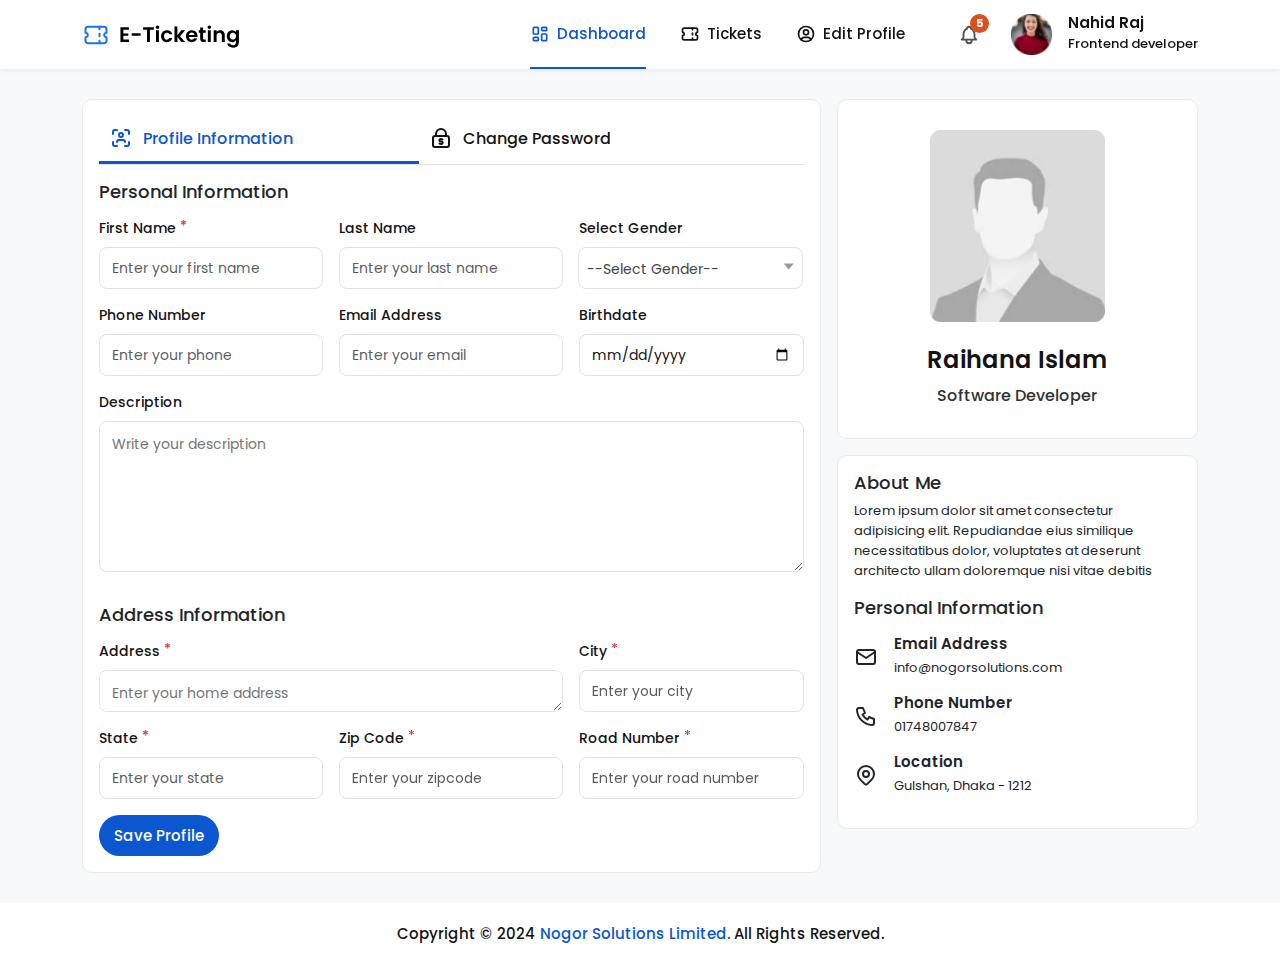
<file: edit-profile.html>
<!DOCTYPE html>
<html lang="en">

<head>
  <meta charset="UTF-8">
  <meta http-equiv="X-UA-Compatible" content="IE=edge">
  <title>Ticketing System</title>
  <meta name="viewport" content="width=device-width, initial-scale=1.0, minimum-scale=1.0">
  <meta name="description" content="CMS">
  <link rel="shortcut icon" href="images/Fevicon.png" type="image/x-icon">
  <!--all css link -->
  <link rel="stylesheet" href="css/bootstrap.min.css">
  <link rel="stylesheet" href="css/chosen.css">
  <link rel="stylesheet" href="css/style.css">
</head>


<body>
  <!-- full page loading -->
  <div class="fullpage_loader">
    <div class="loader"></div>
  </div>
  <!-- main area start -->
  <main class="e_ticketing_frontend">
    <section class="e_header_area">
      <div class="container">
        <div class="main d-flex align-items-center justify-content-between gap-3">
          <div class="logo">
            <a href="index.html">
              <img src="images/logo.svg" alt="logo">
            </a>
          </div>
          <div class="menus d-none d-xl-flex align-items-center justify-content-end gap-3">
            <div class="menu">
              <ul class="list-unstyled">
                <li class="active_menu"><a href="index.html">
                    <svg xmlns="http://www.w3.org/2000/svg" width="24" height="24" viewBox="0 0 24 24" fill="none"
                      stroke="currentColor" stroke-width="2" stroke-linecap="round" stroke-linejoin="round"
                      class="icon icon-tabler icons-tabler-outline icon-tabler-layout-dashboard">
                      <path stroke="none" d="M0 0h24v24H0z" fill="none" />
                      <path d="M5 4h4a1 1 0 0 1 1 1v6a1 1 0 0 1 -1 1h-4a1 1 0 0 1 -1 -1v-6a1 1 0 0 1 1 -1" />
                      <path d="M5 16h4a1 1 0 0 1 1 1v2a1 1 0 0 1 -1 1h-4a1 1 0 0 1 -1 -1v-2a1 1 0 0 1 1 -1" />
                      <path d="M15 12h4a1 1 0 0 1 1 1v6a1 1 0 0 1 -1 1h-4a1 1 0 0 1 -1 -1v-6a1 1 0 0 1 1 -1" />
                      <path d="M15 4h4a1 1 0 0 1 1 1v2a1 1 0 0 1 -1 1h-4a1 1 0 0 1 -1 -1v-2a1 1 0 0 1 1 -1" /></svg>
                    Dashboard
                  </a></li>
                <li><a href="tickets.html">
                    <svg xmlns="http://www.w3.org/2000/svg" width="24" height="24" viewBox="0 0 24 24" fill="none"
                      stroke="currentColor" stroke-width="2" stroke-linecap="round" stroke-linejoin="round"
                      class="icon icon-tabler icons-tabler-outline icon-tabler-ticket">
                      <path stroke="none" d="M0 0h24v24H0z" fill="none" />
                      <path d="M15 5l0 2" />
                      <path d="M15 11l0 2" />
                      <path d="M15 17l0 2" />
                      <path
                        d="M5 5h14a2 2 0 0 1 2 2v3a2 2 0 0 0 0 4v3a2 2 0 0 1 -2 2h-14a2 2 0 0 1 -2 -2v-3a2 2 0 0 0 0 -4v-3a2 2 0 0 1 2 -2" />
                    </svg>
                    Tickets
                  </a></li>
                <li><a href="edit-profile.html">
                    <svg xmlns="http://www.w3.org/2000/svg" width="24" height="24" viewBox="0 0 24 24" fill="none"
                      stroke="currentColor" stroke-width="2" stroke-linecap="round" stroke-linejoin="round"
                      class="icon icon-tabler icons-tabler-outline icon-tabler-user-circle">
                      <path stroke="none" d="M0 0h24v24H0z" fill="none" />
                      <path d="M12 12m-9 0a9 9 0 1 0 18 0a9 9 0 1 0 -18 0" />
                      <path d="M12 10m-3 0a3 3 0 1 0 6 0a3 3 0 1 0 -6 0" />
                      <path d="M6.168 18.849a4 4 0 0 1 3.832 -2.849h4a4 4 0 0 1 3.834 2.855" /></svg>
                    Edit Profile
                  </a></li>
              </ul>
            </div>
            <div class="menu_options d-flex align-items-center gap-4">
              <div class="icon_box position-relative">
                <button class="icon_btn dropdown_menu bg-transparent border-0 position-relative">
                  <svg xmlns="http://www.w3.org/2000/svg" width="24" height="24" viewBox="0 0 24 24" fill="none"
                    stroke="currentColor" stroke-width="2" stroke-linecap="round" stroke-linejoin="round"
                    class="icon icon-tabler icons-tabler-outline icon-tabler-bell">
                    <path stroke="none" d="M0 0h24v24H0z" fill="none" />
                    <path d="M10 5a2 2 0 1 1 4 0a7 7 0 0 1 4 6v3a4 4 0 0 0 2 3h-16a4 4 0 0 0 2 -3v-3a7 7 0 0 1 4 -6" />
                    <path d="M9 17v1a3 3 0 0 0 6 0v-1" /></svg>
                  <sup
                    class="notification_number position-absolute rounded-pill d-flex justify-content-center align-items-center">5</sup>
                </button>
                <div
                  class="information_box dropdown_menu_info notification_information position-absolute top-100 end-0">
                  <div class="top d-flex justify-content-between align-items-center gap-4">
                    <h3 class="title">Notification</h3>
                    <button class="clear bg-transparent border-0">Clear</button>
                  </div>
                  <div class="list">
                    <!-- <h4 class="no_list">
                      <div><svg  xmlns="http://www.w3.org/2000/svg"  width="24"  height="24"  viewBox="0 0 24 24"  fill="none"  stroke="currentColor"  stroke-width="1.5"  stroke-linecap="round"  stroke-linejoin="round"  class="icon icon-tabler icons-tabler-outline icon-tabler-alarm-minus"><path stroke="none" d="M0 0h24v24H0z" fill="none"/><path d="M12 13m-7 0a7 7 0 1 0 14 0a7 7 0 1 0 -14 0" /><path d="M7 4l-2.75 2" /><path d="M17 4l2.75 2" /><path d="M10 13h4" /></svg></div>
                      No Notification Found
                    </h4> -->
                    <ul class="list-unstyled">
                      <li>
                        <a href="#" class="d-flex w-100 align-items-center">
                          <div class="img"><img src="images/profile-user.png" alt="profile-user"></div>
                          <div class="info">
                            <h4 class="name">Erin Gonzales</h4>
                            <p>comment on your board</p>
                          </div>
                          <div class="time">7:57PM</div>
                        </a>
                      </li>
                      <li>
                        <a href="#" class="d-flex w-100 align-items-center">
                          <div class="img warning">
                            <svg xmlns="http://www.w3.org/2000/svg" width="24" height="24" viewBox="0 0 24 24"
                              fill="none" stroke="currentColor" stroke-width="1.5" stroke-linecap="round"
                              stroke-linejoin="round"
                              class="icon icon-tabler icons-tabler-outline icon-tabler-alert-triangle">
                              <path stroke="none" d="M0 0h24v24H0z" fill="none" />
                              <path d="M12 9v4" />
                              <path
                                d="M10.363 3.591l-8.106 13.534a1.914 1.914 0 0 0 1.636 2.871h16.214a1.914 1.914 0 0 0 1.636 -2.87l-8.106 -13.536a1.914 1.914 0 0 0 -3.274 0z" />
                              <path d="M12 16h.01" /></svg>
                          </div>
                          <div class="info">
                            <h4 class="name">Erin Gonzales</h4>
                            <p>comment on your board</p>
                          </div>
                          <div class="time">7:57PM</div>
                        </a>
                      </li>
                      <li>
                        <a href="#" class="d-flex w-100 align-items-center">
                          <div class="img"><img src="images/profile-user.png" alt="profile-user"></div>
                          <div class="info">
                            <h4 class="name">Erin Gonzales</h4>
                            <p>comment on your board</p>
                          </div>
                          <div class="time">7:57PM</div>
                        </a>
                      </li>
                      <li>
                        <a href="#" class="d-flex w-100 align-items-center">
                          <div class="img"><img src="images/profile-user.png" alt="profile-user"></div>
                          <div class="info">
                            <h4 class="name">Erin Gonzales</h4>
                            <p>comment on your board</p>
                          </div>
                          <div class="time">7:57PM</div>
                        </a>
                      </li>
                      <li>
                        <a href="#" class="d-flex w-100 align-items-center">
                          <div class="img mail">
                            <svg xmlns="http://www.w3.org/2000/svg" width="24" height="24" viewBox="0 0 24 24"
                              fill="none" stroke="currentColor" stroke-width="1.5" stroke-linecap="round"
                              stroke-linejoin="round" class="icon icon-tabler icons-tabler-outline icon-tabler-mail">
                              <path stroke="none" d="M0 0h24v24H0z" fill="none" />
                              <path
                                d="M3 7a2 2 0 0 1 2 -2h14a2 2 0 0 1 2 2v10a2 2 0 0 1 -2 2h-14a2 2 0 0 1 -2 -2v-10z" />
                              <path d="M3 7l9 6l9 -6" /></svg>
                          </div>
                          <div class="info">
                            <h4 class="name">Erin Gonzales</h4>
                            <p>comment on your board</p>
                          </div>
                          <div class="time">7:57PM</div>
                        </a>
                      </li>
                      <li>
                        <a href="#" class="d-flex w-100 align-items-center">
                          <div class="img"><img src="images/profile-user.png" alt="profile-user"></div>
                          <div class="info">
                            <h4 class="name">Erin Gonzales</h4>
                            <p>comment on your board</p>
                          </div>
                          <div class="time">7:57PM</div>
                        </a>
                      </li>
                    </ul>
                  </div>
                  <div class="btm text-center">
                    <button class="view w-100">View All</button>
                  </div>
                </div>
              </div>
              <button
                class="user_box d-flex align-items-center gap-3 bg-transparent border-0 text-start position-relative">
                <div class="img">
                  <img src="images/profile-user.png" alt="profile-user">
                </div>
                <div class="name">
                  <h4 class="nm">Nahid Raj</h4>
                  <small>Frontend developer</small>
                </div>
                <div class="user_dropdown_menu">
                  <ul class="list-unstyled">
                    <li><a href="#">
                      <svg  xmlns="http://www.w3.org/2000/svg"  width="24"  height="24"  viewBox="0 0 24 24"  fill="none"  stroke="currentColor"  stroke-width="2"  stroke-linecap="round"  stroke-linejoin="round"  class="icon icon-tabler icons-tabler-outline icon-tabler-layout-dashboard"><path stroke="none" d="M0 0h24v24H0z" fill="none"/><path d="M5 4h4a1 1 0 0 1 1 1v6a1 1 0 0 1 -1 1h-4a1 1 0 0 1 -1 -1v-6a1 1 0 0 1 1 -1" /><path d="M5 16h4a1 1 0 0 1 1 1v2a1 1 0 0 1 -1 1h-4a1 1 0 0 1 -1 -1v-2a1 1 0 0 1 1 -1" /><path d="M15 12h4a1 1 0 0 1 1 1v6a1 1 0 0 1 -1 1h-4a1 1 0 0 1 -1 -1v-6a1 1 0 0 1 1 -1" /><path d="M15 4h4a1 1 0 0 1 1 1v2a1 1 0 0 1 -1 1h-4a1 1 0 0 1 -1 -1v-2a1 1 0 0 1 1 -1" /></svg>
                      Dashboard</a></li>
                    <li><a href="#">
                      <svg  xmlns="http://www.w3.org/2000/svg"  width="24"  height="24"  viewBox="0 0 24 24"  fill="none"  stroke="currentColor"  stroke-width="2"  stroke-linecap="round"  stroke-linejoin="round"  class="icon icon-tabler icons-tabler-outline icon-tabler-ticket"><path stroke="none" d="M0 0h24v24H0z" fill="none"/><path d="M15 5l0 2" /><path d="M15 11l0 2" /><path d="M15 17l0 2" /><path d="M5 5h14a2 2 0 0 1 2 2v3a2 2 0 0 0 0 4v3a2 2 0 0 1 -2 2h-14a2 2 0 0 1 -2 -2v-3a2 2 0 0 0 0 -4v-3a2 2 0 0 1 2 -2" /></svg>
                      Tickets</a></li>
                    <li><a href="#">
                      <svg  xmlns="http://www.w3.org/2000/svg"  width="24"  height="24"  viewBox="0 0 24 24"  fill="none"  stroke="currentColor"  stroke-width="2"  stroke-linecap="round"  stroke-linejoin="round"  class="icon icon-tabler icons-tabler-outline icon-tabler-user-circle"><path stroke="none" d="M0 0h24v24H0z" fill="none"/><path d="M12 12m-9 0a9 9 0 1 0 18 0a9 9 0 1 0 -18 0" /><path d="M12 10m-3 0a3 3 0 1 0 6 0a3 3 0 1 0 -6 0" /><path d="M6.168 18.849a4 4 0 0 1 3.832 -2.849h4a4 4 0 0 1 3.834 2.855" /></svg>
                      Edit Profile</a></li>
                    <li><a href="#">
                      <svg  xmlns="http://www.w3.org/2000/svg"  width="24"  height="24"  viewBox="0 0 24 24"  fill="none"  stroke="currentColor"  stroke-width="2"  stroke-linecap="round"  stroke-linejoin="round"  class="icon icon-tabler icons-tabler-outline icon-tabler-logout"><path stroke="none" d="M0 0h24v24H0z" fill="none"/><path d="M14 8v-2a2 2 0 0 0 -2 -2h-7a2 2 0 0 0 -2 2v12a2 2 0 0 0 2 2h7a2 2 0 0 0 2 -2v-2" /><path d="M9 12h12l-3 -3" /><path d="M18 15l3 -3" /></svg>
                      Log Out</a></li>
                  </ul>
                </div>
              </button>
            </div>
          </div>
          <button class="menu_bar d-xl-none">
            <svg xmlns="http://www.w3.org/2000/svg" width="24" height="24" viewBox="0 0 24 24" fill="none"
              stroke="currentColor" stroke-width="2" stroke-linecap="round" stroke-linejoin="round"
              class="icon icon-tabler icons-tabler-outline icon-tabler-menu-2">
              <path stroke="none" d="M0 0h24v24H0z" fill="none" />
              <path d="M4 6l16 0" />
              <path d="M4 12l16 0" />
              <path d="M4 18l16 0" /></svg>
          </button>
        </div>
        <!-- mobile navbar start -->
        <div class="mobile-menu-area d-block d-xl-none">
          <div class="mobile-menu-overlay"></div>
          <div class="mobile-menu-main">
            <div class="logo">
              <a href="index.html">
                <img src="images/logo.svg" alt="logo">
              </a>
            </div>
            <div class="close-mobile-menu"><i class="fas fa-times"></i></div>
            <div class="menu-body">
              <div class="menu-list">
                <ul class="list-unstyled">
                  <li class="sub-mobile-menu">
                    <a href="index.html">Home</a>
                  </li>
                  <li class="sub-mobile-menu">
                    <a href="tickets.html">Tickets</a>
                  </li>
                  <li class="sub-mobile-menu">
                    <a href="edit-profile.html">Edit Profile</a>
                  </li>
                  <li class="sub-mobile-menu">
                    <a href="login.html">Logout</a>
                  </li>
                </ul>
              </div>
              <button class="user_box d-flex align-items-center gap-3 bg-transparent border-0 text-start">
                <div class="img">
                  <img src="images/profile-user.png" alt="profile-user">
                </div>
                <div class="name">
                  <h4 class="nm">Nahid Raj</h4>
                  <small>Frontend developer</small>
                </div>
              </button>
            </div>
          </div>
        </div>
      </div>
    </section>
    <section class="content_body">
      <div class="container">
        <div class="profile_page">
          <div class="row g-3">
            <div class="col-xxl-9 col-xl-8">
              <div class="card">
                <div class="card-body">
                  <div class="base_tabs">
                    <ul class="nav nav-pills mb-3" id="pills-tab" role="tablist">
                      <li class="nav-item" role="presentation"><button class="nav-link active" id="pills-profile-tab"
                          data-bs-toggle="pill" data-bs-target="#pills-profile" type="button" role="tab"
                          aria-controls="pills-profile" aria-selected="true">
                          <div class="icon">
                            <svg xmlns="http://www.w3.org/2000/svg" width="24" height="24" viewBox="0 0 24 24"
                              fill="none" stroke="currentColor" stroke-width="2" stroke-linecap="round"
                              stroke-linejoin="round"
                              class="svg_icon icon icon-tabler icons-tabler-outline icon-tabler-user-scan">
                              <path stroke="none" d="M0 0h24v24H0z" fill="none" />
                              <path d="M10 9a2 2 0 1 0 4 0a2 2 0 0 0 -4 0" />
                              <path d="M4 8v-2a2 2 0 0 1 2 -2h2" />
                              <path d="M4 16v2a2 2 0 0 0 2 2h2" />
                              <path d="M16 4h2a2 2 0 0 1 2 2v2" />
                              <path d="M16 20h2a2 2 0 0 0 2 -2v-2" />
                              <path d="M8 16a2 2 0 0 1 2 -2h4a2 2 0 0 1 2 2" />
                            </svg>
                          </div>
                          <div class="text">
                            <h4 class="title">Profile Information</h4>
                          </div>
                        </button></li>
                      <li class="nav-item" role="presentation"><button class="nav-link" id="pills-contact-tab"
                          data-bs-toggle="pill" data-bs-target="#pills-contact" type="button" role="tab"
                          aria-controls="pills-contact" aria-selected="false">
                          <div class="icon">
                            <svg xmlns="http://www.w3.org/2000/svg" width="24" height="24" viewBox="0 0 24 24"
                              fill="none" stroke="currentColor" stroke-width="2" stroke-linecap="round"
                              stroke-linejoin="round"
                              class="svg_icon icon icon-tabler icons-tabler-outline icon-tabler-brand-samsungpass">
                              <path stroke="none" d="M0 0h24v24H0z" fill="none" />
                              <path
                                d="M4 10m0 2a2 2 0 0 1 2 -2h12a2 2 0 0 1 2 2v7a2 2 0 0 1 -2 2h-12a2 2 0 0 1 -2 -2z" />
                              <path d="M7 10v-1.862c0 -2.838 2.239 -5.138 5 -5.138s5 2.3 5 5.138v1.862" />
                              <path
                                d="M10.485 17.577c.337 .29 .7 .423 1.515 .423h.413c.323 0 .633 -.133 .862 -.368a1.27 1.27 0 0 0 .356 -.886c0 -.332 -.128 -.65 -.356 -.886a1.203 1.203 0 0 0 -.862 -.368h-.826a1.2 1.2 0 0 1 -.861 -.367a1.27 1.27 0 0 1 -.356 -.886c0 -.332 .128 -.651 .356 -.886a1.2 1.2 0 0 1 .861 -.368h.413c.816 0 1.178 .133 1.515 .423" />
                            </svg>
                          </div>
                          <div class="text">
                            <h4 class="title">Change Password</h4>
                          </div>
                        </button></li>
                    </ul>
                    <div class="tab-content" id="pills-tabContent">
                      <div class="tab-pane fade active show" id="pills-profile" role="tabpanel"
                        aria-labelledby="pills-profile-tab" tabindex="0">
                        <form action="#">
                          <div class="row g-3">
                            <div class="col-lg-12">
                              <h4 class="card_title mb-0">Personal Information</h4>
                            </div>
                            <div class="col-xl-4 col-md-6">
                              <div class="form-group">
                                <label class="form-label d-flex justify-content-between align-items-center gap-4">
                                  <div class="lft">
                                    First Name <sup class="text-danger">*</sup>
                                  </div>
                                </label>
                                <div class="input-group position-relative">
                                  <input type="text" class="form-control" placeholder="Enter your first name">
                                </div>
                              </div>
                            </div>
                            <div class="col-xl-4 col-md-6">
                              <div class="form-group">
                                <label class="form-label d-flex justify-content-between align-items-center gap-4">
                                  <div class="lft">
                                    Last Name
                                  </div>
                                </label>
                                <div class="input-group position-relative">
                                  <input type="text" class="form-control" placeholder="Enter your last name">
                                </div>
                              </div>
                            </div>
                            <div class="col-xl-4 col-md-6">
                              <div class="form-group">
                                <label class="form-label d-flex justify-content-between align-items-center gap-4">
                                  <div class="lft">
                                    Select Gender
                                  </div>
                                </label>
                                <div class="input-group position-relative">
                                  <select class="chosen">
                                    <option>--Select Gender--</option>
                                    <option>Male</option>
                                    <option>Female</option>
                                    <option>Other</option>
                                  </select>
                                </div>
                              </div>
                            </div>
                            <div class="col-xl-4 col-md-6">
                              <div class="form-group">
                                <label class="form-label d-flex justify-content-between align-items-center gap-4">
                                  <div class="lft">
                                    Phone Number
                                  </div>
                                </label>
                                <div class="input-group position-relative">
                                  <input type="text" class="form-control" placeholder="Enter your phone">
                                </div>
                              </div>
                            </div>
                            <div class="col-xl-4 col-md-6">
                              <div class="form-group">
                                <label class="form-label d-flex justify-content-between align-items-center gap-4">
                                  <div class="lft">
                                    Email Address
                                  </div>
                                </label>
                                <div class="input-group position-relative">
                                  <input type="text" class="form-control" placeholder="Enter your email">
                                </div>
                              </div>
                            </div>
                            <div class="col-xl-4 col-md-6">
                              <div class="form-group">
                                <label class="form-label d-flex justify-content-between align-items-center gap-4">
                                  <div class="lft">
                                    Birthdate
                                  </div>
                                </label>
                                <div class="input-group position-relative">
                                  <input type="date" class="form-control">
                                </div>
                              </div>
                            </div>
                            <div class="col-xl-12 col-md-12">
                              <div class="form-group">
                                <label class="form-label d-flex justify-content-between align-items-center gap-4">
                                  <div class="lft">
                                    Description
                                  </div>
                                </label>
                                <div class="input-group position-relative">
                                  <textarea rows="6" class="textarea-control h-auto"
                                    placeholder="Write your description"></textarea>
                                </div>
                              </div>
                            </div>
                            <div class="col-lg-12">
                              <h4 class="card_title mt-3 mb-0">Address Information</h4>
                            </div>
                            <div class="col-xl-8 col-md-6">
                              <div class="form-group">
                                <label class="form-label d-flex justify-content-between align-items-center gap-4">
                                  <div class="lft">
                                    Address <sup class="text-danger">*</sup>
                                  </div>
                                </label>
                                <div class="input-group position-relative">
                                  <textarea class="textarea-control" placeholder="Enter your home address"></textarea>
                                </div>
                              </div>
                            </div>
                            <div class="col-xl-4 col-md-6">
                              <div class="form-group">
                                <label class="form-label d-flex justify-content-between align-items-center gap-4">
                                  <div class="lft">
                                    City <sup class="text-danger">*</sup>
                                  </div>
                                </label>
                                <div class="input-group position-relative">
                                  <input type="text" class="form-control" placeholder="Enter your city">
                                </div>
                              </div>
                            </div>
                            <div class="col-xl-4 col-md-6">
                              <div class="form-group">
                                <label class="form-label d-flex justify-content-between align-items-center gap-4">
                                  <div class="lft">
                                    State <sup class="text-danger">*</sup>
                                  </div>
                                </label>
                                <div class="input-group position-relative">
                                  <input type="text" class="form-control" placeholder="Enter your state">
                                </div>
                              </div>
                            </div>
                            <div class="col-xl-4 col-md-6">
                              <div class="form-group">
                                <label class="form-label d-flex justify-content-between align-items-center gap-4">
                                  <div class="lft">
                                    Zip Code <sup class="text-danger">*</sup>
                                  </div>
                                </label>
                                <div class="input-group position-relative">
                                  <input type="text" class="form-control" placeholder="Enter your zipcode">
                                </div>
                              </div>
                            </div>
                            <div class="col-xl-4 col-md-6">
                              <div class="form-group">
                                <label class="form-label d-flex justify-content-between align-items-center gap-4">
                                  <div class="lft">
                                    Road Number <sup class="text-danger">*</sup>
                                  </div>
                                </label>
                                <div class="input-group position-relative">
                                  <input type="text" class="form-control" placeholder="Enter your road number">
                                </div>
                              </div>
                            </div>
                            <div class="col-12">
                              <button type="submit" class="theme_btn">Save Profile</button>
                            </div>
                          </div>
                        </form>
                      </div>
                      <div class="tab-pane fade" id="pills-contact" role="tabpanel" aria-labelledby="pills-contact-tab"
                        tabindex="0">
                        <form action="#">
                          <div class="row g-4">
                            <div class="col-lg-12">
                              <div class="row g-3">
                                <div class="col-lg-6">
                                  <div class="form-group">
                                    <label class="form-label d-flex justify-content-between align-items-center gap-4">
                                      Current Password <sup class="text-danger">*</sup>
                                    </label>
                                    <div class="input-group position-relative">
                                      <input type="password" class="form-control" placeholder="Enter your Password">
                                      <button type="button" class="show_hide_password">
                                        <svg xmlns="http://www.w3.org/2000/svg" width="24" height="24"
                                          viewBox="0 0 24 24" fill="none" stroke="currentColor" stroke-width="2"
                                          stroke-linecap="round" stroke-linejoin="round"
                                          class="icon icon-tabler icons-tabler-outline icon-tabler-eye">
                                          <path stroke="none" d="M0 0h24v24H0z" fill="none" />
                                          <path d="M10 12a2 2 0 1 0 4 0a2 2 0 0 0 -4 0" />
                                          <path
                                            d="M21 12c-2.4 4 -5.4 6 -9 6c-3.6 0 -6.6 -2 -9 -6c2.4 -4 5.4 -6 9 -6c3.6 0 6.6 2 9 6" />
                                        </svg>
                                      </button>
                                    </div>
                                  </div>
                                </div>
                                <div class="col-lg-12">
                                  <div class="row g-3">
                                    <div class="col-lg-6">
                                      <div class="form-group">
                                        <label
                                          class="form-label d-flex justify-content-between align-items-center gap-4">
                                          Confirm Password <sup class="text-danger">*</sup>
                                        </label>
                                        <div class="input-group position-relative">
                                          <input type="password" class="form-control" placeholder="Enter your Password">
                                          <button type="button" class="show_hide_password">
                                            <svg xmlns="http://www.w3.org/2000/svg" width="24" height="24"
                                              viewBox="0 0 24 24" fill="none" stroke="currentColor" stroke-width="2"
                                              stroke-linecap="round" stroke-linejoin="round"
                                              class="icon icon-tabler icons-tabler-outline icon-tabler-eye">
                                              <path stroke="none" d="M0 0h24v24H0z" fill="none" />
                                              <path d="M10 12a2 2 0 1 0 4 0a2 2 0 0 0 -4 0" />
                                              <path
                                                d="M21 12c-2.4 4 -5.4 6 -9 6c-3.6 0 -6.6 -2 -9 -6c2.4 -4 5.4 -6 9 -6c3.6 0 6.6 2 9 6" />
                                            </svg>
                                          </button>
                                        </div>
                                      </div>
                                    </div>
                                    <div class="col-lg-6">
                                      <div class="form-group">
                                        <label
                                          class="form-label d-flex justify-content-between align-items-center gap-4">
                                          Confirm New Password <sup class="text-danger">*</sup>
                                        </label>
                                        <div class="input-group position-relative">
                                          <input type="password" class="form-control" placeholder="Enter your Password">
                                          <button type="button" class="show_hide_password">
                                            <svg xmlns="http://www.w3.org/2000/svg" width="24" height="24"
                                              viewBox="0 0 24 24" fill="none" stroke="currentColor" stroke-width="2"
                                              stroke-linecap="round" stroke-linejoin="round"
                                              class="icon icon-tabler icons-tabler-outline icon-tabler-eye">
                                              <path stroke="none" d="M0 0h24v24H0z" fill="none" />
                                              <path d="M10 12a2 2 0 1 0 4 0a2 2 0 0 0 -4 0" />
                                              <path
                                                d="M21 12c-2.4 4 -5.4 6 -9 6c-3.6 0 -6.6 -2 -9 -6c2.4 -4 5.4 -6 9 -6c3.6 0 6.6 2 9 6" />
                                            </svg>
                                          </button>
                                        </div>
                                      </div>
                                    </div>
                                  </div>
                                </div>
                              </div>
                            </div>
                            <div class="col-lg-12">
                              <button type="button" class="theme_btn">
                                Change Password</button>
                            </div>
                          </div>
                        </form>
                      </div>
                    </div>
                  </div>
                </div>
              </div>
            </div>
            <div class="col-xxl-3 col-xl-4">
              <div class="profile_info">
                <div class="row g-3">
                  <div class="col-md-6 col-xl-12">
                    <div class="card overflow-hidden">
                      <div class="card-body p-0">
                        <div class="profile_image">
                          <div class="image position-relative">
                            <div class="img position-relative">
                              <img src="images/user.png" alt="profile-edit" class="img-fluid w-100">
                            </div>
                            <label class="file_upload_label2" for="file">
                              <svg xmlns="http://www.w3.org/2000/svg" width="24" height="24" viewBox="0 0 24 24"
                                fill="none" stroke="currentColor" stroke-width="2" stroke-linecap="round"
                                stroke-linejoin="round"
                                class="icon icon-tabler icons-tabler-outline icon-tabler-upload">
                                <path stroke="none" d="M0 0h24v24H0z" fill="none" />
                                <path d="M4 17v2a2 2 0 0 0 2 2h12a2 2 0 0 0 2 -2v-2" />
                                <path d="M7 9l5 -5l5 5" />
                                <path d="M12 4l0 12" /></svg>
                              Upload Image
                            </label>
                            <input type="file" id="file" class="d-none">
                          </div>
                        </div>
                        <div class="profile_text text-center">
                          <h3 class="name">Raihana Islam</h3>
                          <p class="designation">Software Developer</p>
                        </div>
                      </div>
                    </div>
                  </div>
                  <div class="col-md-6 col-xl-12">
                    <div class="card overflow-hidden">
                      <div class="card-body">
                        <div class="profile_description">
                          <h4 class="card_title mb-2">About Me</h4>
                          <p class="p_1">Lorem ipsum dolor sit amet consectetur adipisicing elit. Repudiandae eius
                            similique necessitatibus dolor, voluptates at deserunt architecto ullam doloremque nisi
                            vitae debitis</p>
                          <h4 class="card_title my-3">Personal Information</h4>
                          <div class="info_item d-flex align-items-center gap-3">
                            <div class="icon">
                              <svg xmlns="http://www.w3.org/2000/svg" width="24" height="24" viewBox="0 0 24 24"
                                fill="none" stroke="currentColor" stroke-width="2" stroke-linecap="round"
                                stroke-linejoin="round" class="icon icon-tabler icons-tabler-outline icon-tabler-mail">
                                <path stroke="none" d="M0 0h24v24H0z" fill="none" />
                                <path
                                  d="M3 7a2 2 0 0 1 2 -2h14a2 2 0 0 1 2 2v10a2 2 0 0 1 -2 2h-14a2 2 0 0 1 -2 -2v-10z" />
                                <path d="M3 7l9 6l9 -6" /></svg>
                            </div>
                            <div class="info">
                              <h5 class="title">Email Address</h5>
                              <p>info@nogorsolutions.com</p>
                            </div>
                          </div>
                          <div class="info_item d-flex align-items-center gap-3">
                            <div class="icon">
                              <svg xmlns="http://www.w3.org/2000/svg" width="24" height="24" viewBox="0 0 24 24"
                                fill="none" stroke="currentColor" stroke-width="2" stroke-linecap="round"
                                stroke-linejoin="round" class="icon icon-tabler icons-tabler-outline icon-tabler-phone">
                                <path stroke="none" d="M0 0h24v24H0z" fill="none" />
                                <path
                                  d="M5 4h4l2 5l-2.5 1.5a11 11 0 0 0 5 5l1.5 -2.5l5 2v4a2 2 0 0 1 -2 2a16 16 0 0 1 -15 -15a2 2 0 0 1 2 -2" />
                              </svg>
                            </div>
                            <div class="info">
                              <h5 class="title">Phone Number</h5>
                              <p>01748007847</p>
                            </div>
                          </div>
                          <div class="info_item d-flex align-items-center gap-3">
                            <div class="icon">
                              <svg xmlns="http://www.w3.org/2000/svg" width="24" height="24" viewBox="0 0 24 24"
                                fill="none" stroke="currentColor" stroke-width="2" stroke-linecap="round"
                                stroke-linejoin="round"
                                class="icon icon-tabler icons-tabler-outline icon-tabler-map-pin">
                                <path stroke="none" d="M0 0h24v24H0z" fill="none" />
                                <path d="M9 11a3 3 0 1 0 6 0a3 3 0 0 0 -6 0" />
                                <path
                                  d="M17.657 16.657l-4.243 4.243a2 2 0 0 1 -2.827 0l-4.244 -4.243a8 8 0 1 1 11.314 0z" />
                              </svg>
                            </div>
                            <div class="info">
                              <h5 class="title">Location</h5>
                              <p>Gulshan, Dhaka - 1212</p>
                            </div>
                          </div>
                        </div>
                      </div>
                    </div>
                  </div>
                </div>
              </div>
            </div>
          </div>
        </div>
      </div>
    </section>
    <footer class="footer_area text-center">
      <p>Copyright © 2024 <a href="#">Nogor Solutions Limited.</a> All Rights Reserved.</p>
    </footer>
  </main>
  <!-- main area end -->


  <!-- all js link -->
  <script src="js/jquery-3.6.0.min.js"></script>
  <script src="js/bootstrap.bundle.min.js"></script>
  <script src="js/chosen.jquery.min.js"></script>
  <script src="js/chart.js"></script>
  <script src="js/script.js"></script>
</body>

</html>
</script>
</file>
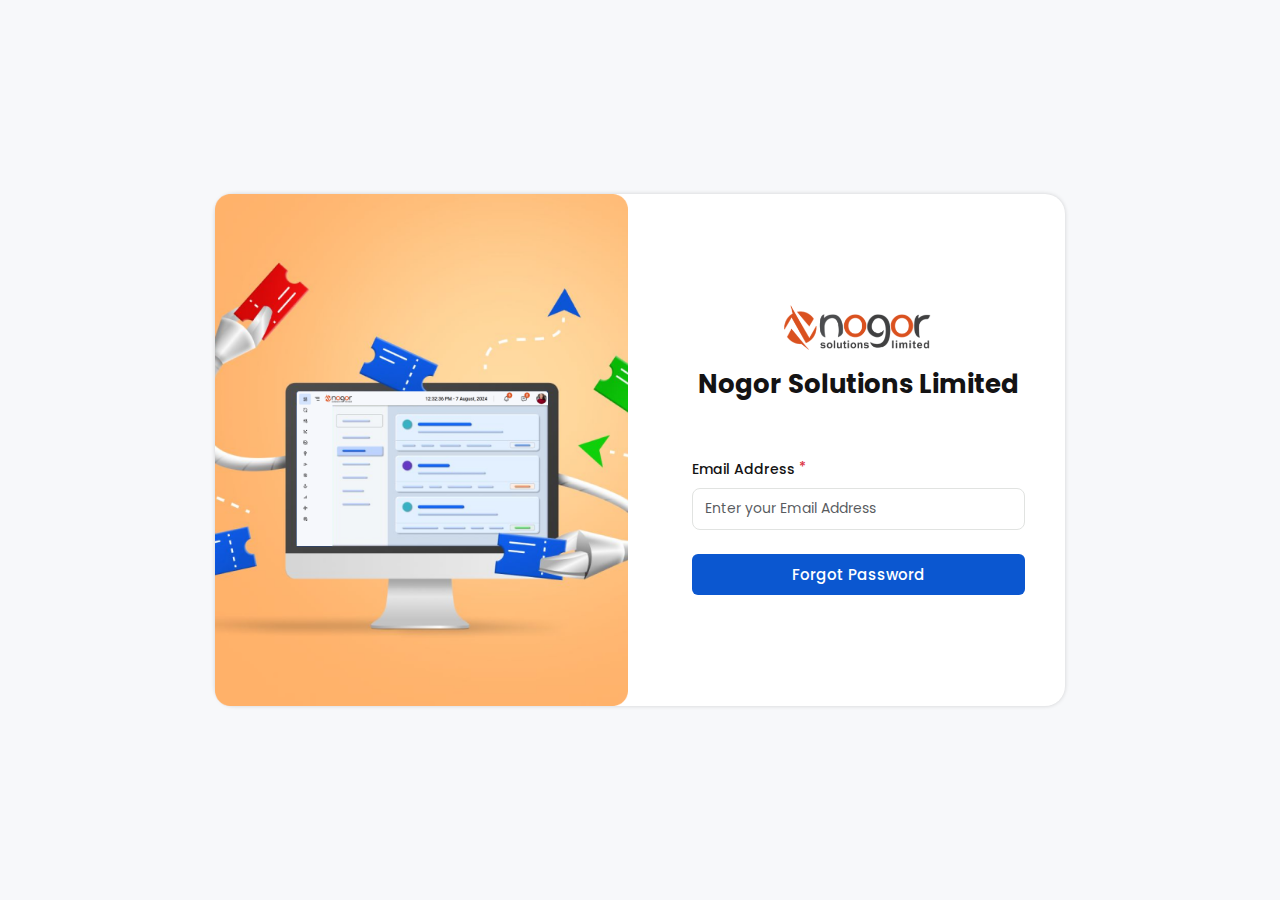
<file: forgot.html>
<!DOCTYPE html>
<html lang="en">

<head>
  <meta charset="UTF-8">
  <meta http-equiv="X-UA-Compatible" content="IE=edge">
  <title>Ticketing System</title>
  <meta name="viewport" content="width=device-width, initial-scale=1.0, minimum-scale=1.0">
  <meta name="description" content="CMS">
  <link rel="shortcut icon" href="images/Fevicon.png" type="image/x-icon">
  <!--all css link -->
  <link rel="stylesheet" href="css/bootstrap.min.css">
  <link rel="stylesheet" href="css/chosen.css">
  <link rel="stylesheet" href="css/style.css">
</head>


<body>
  <!-- full page loading -->
  <div class="fullpage_loader">
    <div class="loader"></div>
  </div>
  <!-- main area start -->
  <main class="nsl_cms">
    <!-- login area start -->
    <section class="login_area">
      <div class="container d-flex justify-content-center align-items-center">
        <div class="login_main">
          <div class="row">
            <div class="col-lg-6 order-2 order-lg-1 align-self-center">
              <div class="image">
                <img src="images/login-img.png" alt="login-img" class="img-fluid w-100">
              </div>
            </div>
            <div class="col-lg-6 order-1 order-lg-2 align-self-center">
              <div class="login">
                <div class="logo text-center">
                  <img src="images/logo.png" alt="logo" width="160">
                  <h4 class="name">Nogor Solutions Limited</h4>
                </div>
                <form action="reset.html">
                  <div class="row g-3">
                    <div class="col-12">
                      <div class="form-group">
                        <label class="form-label d-flex justify-content-between align-items-center gap-4">
                          <div class="lft">
                            Email Address <sup class="text-danger">*</sup>
                            <!-- icon error -->
                            <!-- <span class="icon_error">
                              <svg xmlns="http://www.w3.org/2000/svg" width="24" height="24" viewBox="0 0 24 24"
                                fill="currentColor"
                                class="icon icon-tabler icons-tabler-filled icon-tabler-help-octagon">
                                <path stroke="none" d="M0 0h24v24H0z" fill="none" />
                                <path
                                  d="M14.897 1a4 4 0 0 1 2.664 1.016l.165 .156l4.1 4.1a4 4 0 0 1 1.168 2.605l.006 .227v5.794a4 4 0 0 1 -1.016 2.664l-.156 .165l-4.1 4.1a4 4 0 0 1 -2.603 1.168l-.227 .006h-5.795a3.999 3.999 0 0 1 -2.664 -1.017l-.165 -.156l-4.1 -4.1a4 4 0 0 1 -1.168 -2.604l-.006 -.227v-5.794a4 4 0 0 1 1.016 -2.664l.156 -.165l4.1 -4.1a4 4 0 0 1 2.605 -1.168l.227 -.006h5.793zm-2.897 14a1 1 0 0 0 -.993 .883l-.007 .117l.007 .127a1 1 0 0 0 1.986 0l.007 -.117l-.007 -.127a1 1 0 0 0 -.993 -.883zm1.368 -6.673a2.98 2.98 0 0 0 -3.631 .728a1 1 0 0 0 1.44 1.383l.171 -.18a.98 .98 0 0 1 1.11 -.15a1 1 0 0 1 -.34 1.886l-.232 .012a1 1 0 0 0 .111 1.994a3 3 0 0 0 1.371 -5.673z" />
                              </svg>
                              <span class="error_info active_error_info">Company name is required</span>
                            </span> -->
                          </div>
                        </label>
                        <div class="input-group position-relative">
                          <!-- add error class for border red -->
                          <input type="text" class="form-control" placeholder="Enter your Email Address">
                        </div>
                      </div>
                    </div>
                    <div class="col-12 mt-4">
                      <button type="submit" class="theme_btn rounded-2 w-100">Forgot Password</button>
                    </div>
                  </div>
                </form>
              </div>
            </div>
          </div>
        </div>
      </div>
    </section>
    <!-- login area end -->
  </main>
  <!-- main area end -->


  <!-- all js link -->
  <script src="js/jquery-3.6.0.min.js"></script>
  <script src="js/bootstrap.bundle.min.js"></script>
  <script src="js/chosen.jquery.min.js"></script>
  <script src="js/chart.js"></script>
  <script src="js/script.js"></script>
</body>

</html>
</file>
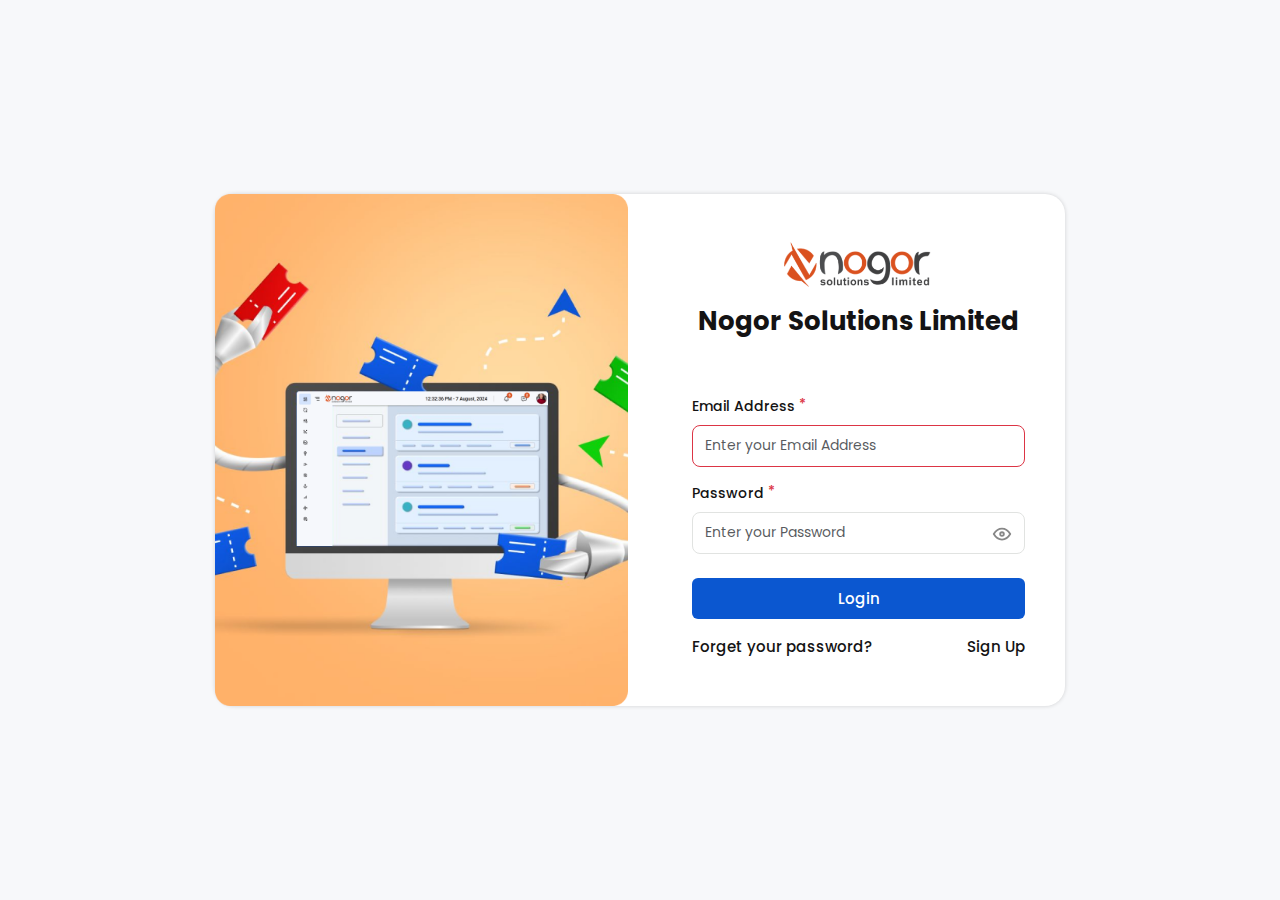
<file: login.html>
<!DOCTYPE html>
<html lang="en">

<head>
  <meta charset="UTF-8">
  <meta http-equiv="X-UA-Compatible" content="IE=edge">
  <title>Ticketing System</title>
  <meta name="viewport" content="width=device-width, initial-scale=1.0, minimum-scale=1.0">
  <meta name="description" content="CMS">
  <link rel="shortcut icon" href="images/Fevicon.png" type="image/x-icon">
  <!--all css link -->
  <link rel="stylesheet" href="css/bootstrap.min.css">
  <link rel="stylesheet" href="css/chosen.css">
  <link rel="stylesheet" href="css/style.css">
</head>


<body>
  <!-- full page loading -->
  <div class="fullpage_loader">
    <div class="loader"></div>
  </div>
  <!-- main area start -->
  <main class="nsl_cms">
    <!-- login area start -->
    <section class="login_area">
      <div class="container d-flex justify-content-center align-items-center">
        <div class="login_main">
          <div class="row">
            <div class="col-lg-6 order-2 order-lg-1 align-self-center">
              <div class="image">
                <img src="images/login-img.png" alt="login-img" class="img-fluid w-100">
              </div>
            </div>
            <div class="col-lg-6 order-1 order-lg-2 align-self-center">
              <div class="login">
                <div class="logo text-center">
                  <img src="images/logo.png" alt="logo" width="160">
                  <h4 class="name">Nogor Solutions Limited</h4>
                </div>
                <form action="index.html">
                  <div class="row g-3">
                    <div class="col-12">
                      <div class="form-group">
                        <label class="form-label d-flex justify-content-between align-items-center gap-4">
                          <div class="lft">
                            Email Address <sup class="text-danger">*</sup>
                            <!-- icon error -->
                            <!-- <span class="icon_error">
                              <svg xmlns="http://www.w3.org/2000/svg" width="24" height="24" viewBox="0 0 24 24"
                                fill="currentColor"
                                class="icon icon-tabler icons-tabler-filled icon-tabler-help-octagon">
                                <path stroke="none" d="M0 0h24v24H0z" fill="none" />
                                <path
                                  d="M14.897 1a4 4 0 0 1 2.664 1.016l.165 .156l4.1 4.1a4 4 0 0 1 1.168 2.605l.006 .227v5.794a4 4 0 0 1 -1.016 2.664l-.156 .165l-4.1 4.1a4 4 0 0 1 -2.603 1.168l-.227 .006h-5.795a3.999 3.999 0 0 1 -2.664 -1.017l-.165 -.156l-4.1 -4.1a4 4 0 0 1 -1.168 -2.604l-.006 -.227v-5.794a4 4 0 0 1 1.016 -2.664l.156 -.165l4.1 -4.1a4 4 0 0 1 2.605 -1.168l.227 -.006h5.793zm-2.897 14a1 1 0 0 0 -.993 .883l-.007 .117l.007 .127a1 1 0 0 0 1.986 0l.007 -.117l-.007 -.127a1 1 0 0 0 -.993 -.883zm1.368 -6.673a2.98 2.98 0 0 0 -3.631 .728a1 1 0 0 0 1.44 1.383l.171 -.18a.98 .98 0 0 1 1.11 -.15a1 1 0 0 1 -.34 1.886l-.232 .012a1 1 0 0 0 .111 1.994a3 3 0 0 0 1.371 -5.673z" />
                              </svg>
                              <span class="error_info active_error_info">Company name is required</span>
                            </span> -->
                          </div>
                        </label>
                        <div class="input-group position-relative">
                          <!-- add error class for border red -->
                          <input type="text" class="form-control error" placeholder="Enter your Email Address">
                        </div>
                      </div>
                    </div>
                    <div class="col-12">
                      <div class="form-group">
                        <label class="form-label d-flex justify-content-between align-items-center gap-4">
                          <div class="lft">
                            Password <sup class="text-danger">*</sup>
                            <!-- icon error -->
                            <!-- <span class="icon_error">
                              <svg xmlns="http://www.w3.org/2000/svg" width="24" height="24" viewBox="0 0 24 24"
                                fill="currentColor"
                                class="icon icon-tabler icons-tabler-filled icon-tabler-help-octagon">
                                <path stroke="none" d="M0 0h24v24H0z" fill="none" />
                                <path
                                  d="M14.897 1a4 4 0 0 1 2.664 1.016l.165 .156l4.1 4.1a4 4 0 0 1 1.168 2.605l.006 .227v5.794a4 4 0 0 1 -1.016 2.664l-.156 .165l-4.1 4.1a4 4 0 0 1 -2.603 1.168l-.227 .006h-5.795a3.999 3.999 0 0 1 -2.664 -1.017l-.165 -.156l-4.1 -4.1a4 4 0 0 1 -1.168 -2.604l-.006 -.227v-5.794a4 4 0 0 1 1.016 -2.664l.156 -.165l4.1 -4.1a4 4 0 0 1 2.605 -1.168l.227 -.006h5.793zm-2.897 14a1 1 0 0 0 -.993 .883l-.007 .117l.007 .127a1 1 0 0 0 1.986 0l.007 -.117l-.007 -.127a1 1 0 0 0 -.993 -.883zm1.368 -6.673a2.98 2.98 0 0 0 -3.631 .728a1 1 0 0 0 1.44 1.383l.171 -.18a.98 .98 0 0 1 1.11 -.15a1 1 0 0 1 -.34 1.886l-.232 .012a1 1 0 0 0 .111 1.994a3 3 0 0 0 1.371 -5.673z" />
                              </svg>
                              <span class="error_info active_error_info">Company name is required</span>
                            </span> -->
                          </div>
                        </label>
                        <div class="input-group position-relative">
                          <input type="password" class="form-control" placeholder="Enter your Password">
                          <button type="button" class="show_hide_password">
                            <svg xmlns="http://www.w3.org/2000/svg" width="24" height="24" viewBox="0 0 24 24"
                              fill="none" stroke="currentColor" stroke-width="2" stroke-linecap="round"
                              stroke-linejoin="round" class="icon icon-tabler icons-tabler-outline icon-tabler-eye">
                              <path stroke="none" d="M0 0h24v24H0z" fill="none" />
                              <path d="M10 12a2 2 0 1 0 4 0a2 2 0 0 0 -4 0" />
                              <path
                                d="M21 12c-2.4 4 -5.4 6 -9 6c-3.6 0 -6.6 -2 -9 -6c2.4 -4 5.4 -6 9 -6c3.6 0 6.6 2 9 6" />
                            </svg>
                            <!-- close eye -->
                            <!-- <svg xmlns="http://www.w3.org/2000/svg" width="24" height="24" viewBox="0 0 24 24"
                              fill="none" stroke="currentColor" stroke-width="2" stroke-linecap="round"
                              stroke-linejoin="round" class="icon icon-tabler icons-tabler-outline icon-tabler-eye-off">
                              <path stroke="none" d="M0 0h24v24H0z" fill="none" />
                              <path d="M10.585 10.587a2 2 0 0 0 2.829 2.828" />
                              <path
                                d="M16.681 16.673a8.717 8.717 0 0 1 -4.681 1.327c-3.6 0 -6.6 -2 -9 -6c1.272 -2.12 2.712 -3.678 4.32 -4.674m2.86 -1.146a9.055 9.055 0 0 1 1.82 -.18c3.6 0 6.6 2 9 6c-.666 1.11 -1.379 2.067 -2.138 2.87" />
                              <path d="M3 3l18 18" /></svg> -->
                          </button>
                        </div>
                      </div>
                    </div>
                    <div class="col-12 mt-4">
                      <button type="submit" class="theme_btn rounded-2 w-100">Login</button>
                    </div>
                    <div class="col-12 text-center">
                     <div class="d-flex justify-content-between gap-3">
                      <a href="forgot.html" class="forgot text-center">Forget your password?</a>
                      <a href="sign-up.html" class="forgot text-center">Sign Up</a>
                     </div>
                    </div>
                  </div>
                </form>
              </div>
            </div>
          </div>
        </div>
      </div>
    </section>
    <!-- login area end -->
  </main>
  <!-- main area end -->


  <!-- all js link -->
  <script src="js/jquery-3.6.0.min.js"></script>
  <script src="js/bootstrap.bundle.min.js"></script>
  <script src="js/chosen.jquery.min.js"></script>
  <script src="js/chart.js"></script>
  <script src="js/script.js"></script>
</body>

</html>
</file>
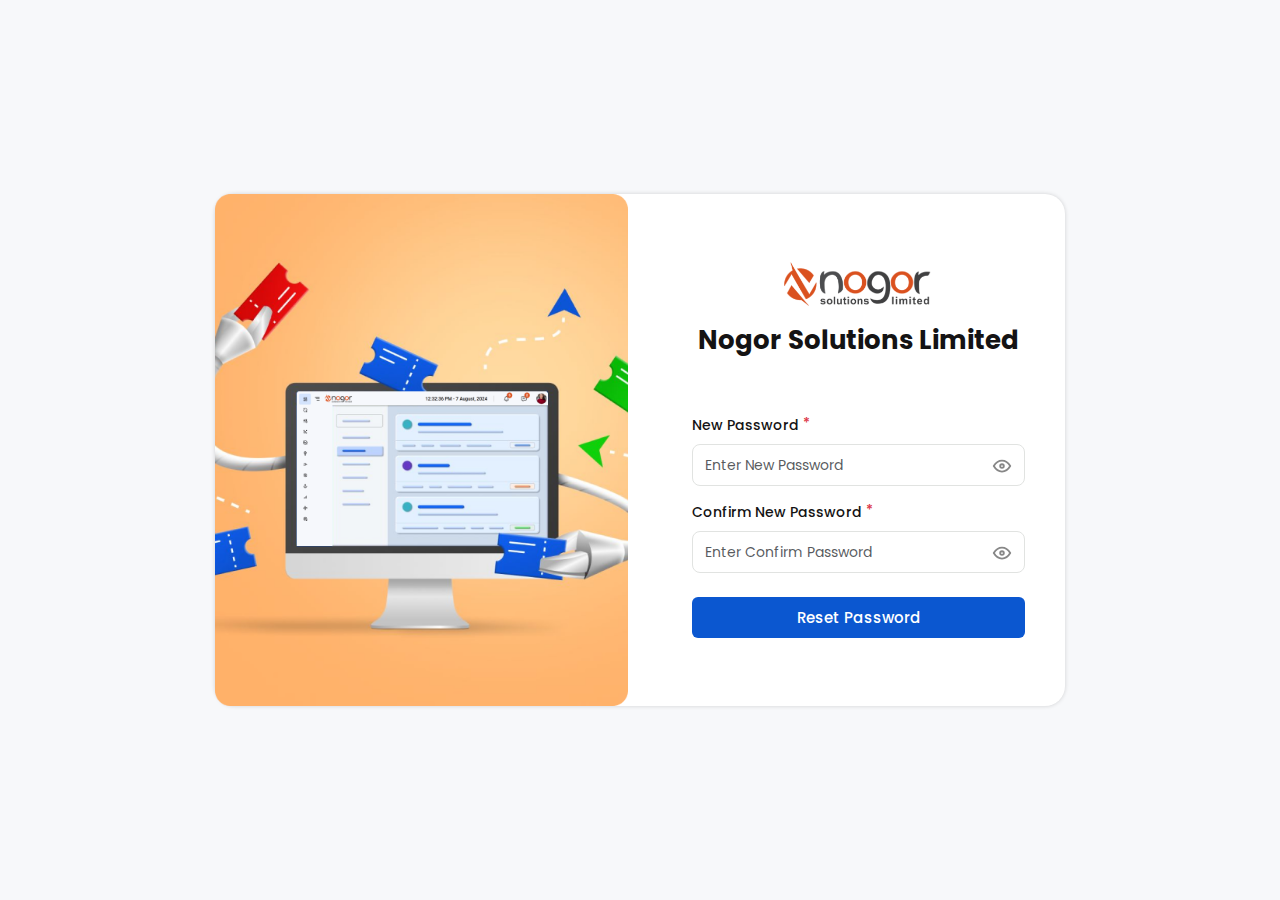
<file: reset.html>
<!DOCTYPE html>
<html lang="en">

<head>
  <meta charset="UTF-8">
  <meta http-equiv="X-UA-Compatible" content="IE=edge">
  <title>Ticketing System</title>
  <meta name="viewport" content="width=device-width, initial-scale=1.0, minimum-scale=1.0">
  <meta name="description" content="CMS">
  <link rel="shortcut icon" href="images/Fevicon.png" type="image/x-icon">
  <!--all css link -->
  <link rel="stylesheet" href="css/bootstrap.min.css">
  <link rel="stylesheet" href="css/chosen.css">
  <link rel="stylesheet" href="css/style.css">
</head>


<body>
  <!-- full page loading -->
  <div class="fullpage_loader">
    <div class="loader"></div>
  </div>
  <!-- main area start -->
  <main class="nsl_cms">
    <!-- login area start -->
    <section class="login_area">
      <div class="container d-flex justify-content-center align-items-center">
        <div class="login_main">
          <div class="row">
            <div class="col-lg-6 order-2 order-lg-1 align-self-center">
              <div class="image">
                <img src="images/login-img.png" alt="login-img" class="img-fluid w-100">
              </div>
            </div>
            <div class="col-lg-6 order-1 order-lg-2 align-self-center">
              <div class="login">
                <div class="logo text-center">
                  <img src="images/logo.png" alt="logo" width="160">
                  <h4 class="name">Nogor Solutions Limited</h4>
                </div>
                <form action="login.html">
                  <div class="row g-3">
                    <div class="col-12">
                      <div class="form-group">
                        <label class="form-label d-flex justify-content-between align-items-center gap-4">
                          <div class="lft">
                           New Password <sup class="text-danger">*</sup>
                            <!-- icon error -->
                            <!-- <span class="icon_error">
                              <svg xmlns="http://www.w3.org/2000/svg" width="24" height="24" viewBox="0 0 24 24"
                                fill="currentColor"
                                class="icon icon-tabler icons-tabler-filled icon-tabler-help-octagon">
                                <path stroke="none" d="M0 0h24v24H0z" fill="none" />
                                <path
                                  d="M14.897 1a4 4 0 0 1 2.664 1.016l.165 .156l4.1 4.1a4 4 0 0 1 1.168 2.605l.006 .227v5.794a4 4 0 0 1 -1.016 2.664l-.156 .165l-4.1 4.1a4 4 0 0 1 -2.603 1.168l-.227 .006h-5.795a3.999 3.999 0 0 1 -2.664 -1.017l-.165 -.156l-4.1 -4.1a4 4 0 0 1 -1.168 -2.604l-.006 -.227v-5.794a4 4 0 0 1 1.016 -2.664l.156 -.165l4.1 -4.1a4 4 0 0 1 2.605 -1.168l.227 -.006h5.793zm-2.897 14a1 1 0 0 0 -.993 .883l-.007 .117l.007 .127a1 1 0 0 0 1.986 0l.007 -.117l-.007 -.127a1 1 0 0 0 -.993 -.883zm1.368 -6.673a2.98 2.98 0 0 0 -3.631 .728a1 1 0 0 0 1.44 1.383l.171 -.18a.98 .98 0 0 1 1.11 -.15a1 1 0 0 1 -.34 1.886l-.232 .012a1 1 0 0 0 .111 1.994a3 3 0 0 0 1.371 -5.673z" />
                              </svg>
                              <span class="error_info active_error_info">Company name is required</span>
                            </span> -->
                          </div>
                        </label>
                        <div class="input-group position-relative">
                          <input type="password" class="form-control" placeholder="Enter New Password">
                          <button class="show_hide_password">
                            <svg xmlns="http://www.w3.org/2000/svg" width="24" height="24" viewBox="0 0 24 24"
                              fill="none" stroke="currentColor" stroke-width="2" stroke-linecap="round"
                              stroke-linejoin="round" class="icon icon-tabler icons-tabler-outline icon-tabler-eye">
                              <path stroke="none" d="M0 0h24v24H0z" fill="none" />
                              <path d="M10 12a2 2 0 1 0 4 0a2 2 0 0 0 -4 0" />
                              <path
                                d="M21 12c-2.4 4 -5.4 6 -9 6c-3.6 0 -6.6 -2 -9 -6c2.4 -4 5.4 -6 9 -6c3.6 0 6.6 2 9 6" />
                            </svg>
                            <!-- close eye -->
                            <!-- <svg xmlns="http://www.w3.org/2000/svg" width="24" height="24" viewBox="0 0 24 24"
                              fill="none" stroke="currentColor" stroke-width="2" stroke-linecap="round"
                              stroke-linejoin="round" class="icon icon-tabler icons-tabler-outline icon-tabler-eye-off">
                              <path stroke="none" d="M0 0h24v24H0z" fill="none" />
                              <path d="M10.585 10.587a2 2 0 0 0 2.829 2.828" />
                              <path
                                d="M16.681 16.673a8.717 8.717 0 0 1 -4.681 1.327c-3.6 0 -6.6 -2 -9 -6c1.272 -2.12 2.712 -3.678 4.32 -4.674m2.86 -1.146a9.055 9.055 0 0 1 1.82 -.18c3.6 0 6.6 2 9 6c-.666 1.11 -1.379 2.067 -2.138 2.87" />
                              <path d="M3 3l18 18" /></svg> -->
                          </button>
                        </div>
                      </div>
                    </div>
                    <div class="col-12">
                      <div class="form-group">
                        <label class="form-label d-flex justify-content-between align-items-center gap-4">
                          <div class="lft">
                          Confirm New Password <sup class="text-danger">*</sup>
                            <!-- icon error -->
                            <!-- <span class="icon_error">
                              <svg xmlns="http://www.w3.org/2000/svg" width="24" height="24" viewBox="0 0 24 24"
                                fill="currentColor"
                                class="icon icon-tabler icons-tabler-filled icon-tabler-help-octagon">
                                <path stroke="none" d="M0 0h24v24H0z" fill="none" />
                                <path
                                  d="M14.897 1a4 4 0 0 1 2.664 1.016l.165 .156l4.1 4.1a4 4 0 0 1 1.168 2.605l.006 .227v5.794a4 4 0 0 1 -1.016 2.664l-.156 .165l-4.1 4.1a4 4 0 0 1 -2.603 1.168l-.227 .006h-5.795a3.999 3.999 0 0 1 -2.664 -1.017l-.165 -.156l-4.1 -4.1a4 4 0 0 1 -1.168 -2.604l-.006 -.227v-5.794a4 4 0 0 1 1.016 -2.664l.156 -.165l4.1 -4.1a4 4 0 0 1 2.605 -1.168l.227 -.006h5.793zm-2.897 14a1 1 0 0 0 -.993 .883l-.007 .117l.007 .127a1 1 0 0 0 1.986 0l.007 -.117l-.007 -.127a1 1 0 0 0 -.993 -.883zm1.368 -6.673a2.98 2.98 0 0 0 -3.631 .728a1 1 0 0 0 1.44 1.383l.171 -.18a.98 .98 0 0 1 1.11 -.15a1 1 0 0 1 -.34 1.886l-.232 .012a1 1 0 0 0 .111 1.994a3 3 0 0 0 1.371 -5.673z" />
                              </svg>
                              <span class="error_info active_error_info">Company name is required</span>
                            </span> -->
                          </div>
                        </label>
                        <div class="input-group position-relative">
                          <input type="password" class="form-control" placeholder="Enter Confirm Password">
                          <button class="show_hide_password">
                            <svg xmlns="http://www.w3.org/2000/svg" width="24" height="24" viewBox="0 0 24 24"
                              fill="none" stroke="currentColor" stroke-width="2" stroke-linecap="round"
                              stroke-linejoin="round" class="icon icon-tabler icons-tabler-outline icon-tabler-eye">
                              <path stroke="none" d="M0 0h24v24H0z" fill="none" />
                              <path d="M10 12a2 2 0 1 0 4 0a2 2 0 0 0 -4 0" />
                              <path
                                d="M21 12c-2.4 4 -5.4 6 -9 6c-3.6 0 -6.6 -2 -9 -6c2.4 -4 5.4 -6 9 -6c3.6 0 6.6 2 9 6" />
                            </svg>
                            <!-- close eye -->
                            <!-- <svg xmlns="http://www.w3.org/2000/svg" width="24" height="24" viewBox="0 0 24 24"
                              fill="none" stroke="currentColor" stroke-width="2" stroke-linecap="round"
                              stroke-linejoin="round" class="icon icon-tabler icons-tabler-outline icon-tabler-eye-off">
                              <path stroke="none" d="M0 0h24v24H0z" fill="none" />
                              <path d="M10.585 10.587a2 2 0 0 0 2.829 2.828" />
                              <path
                                d="M16.681 16.673a8.717 8.717 0 0 1 -4.681 1.327c-3.6 0 -6.6 -2 -9 -6c1.272 -2.12 2.712 -3.678 4.32 -4.674m2.86 -1.146a9.055 9.055 0 0 1 1.82 -.18c3.6 0 6.6 2 9 6c-.666 1.11 -1.379 2.067 -2.138 2.87" />
                              <path d="M3 3l18 18" /></svg> -->
                          </button>
                        </div>
                      </div>
                    </div>
                    <div class="col-12 mt-4">
                      <button type="submit" class="theme_btn rounded-2 w-100">Reset password</button>
                    </div>
                  </div>
                </form>
              </div>
            </div>
          </div>
        </div>
      </div>
    </section>
    <!-- login area end -->
  </main>
  <!-- main area end -->


  <!-- all js link -->
  <script src="js/jquery-3.6.0.min.js"></script>
  <script src="js/bootstrap.bundle.min.js"></script>
  <script src="js/chosen.jquery.min.js"></script>
  <script src="js/chart.js"></script>
  <script src="js/script.js"></script>
</body>

</html>
</file>
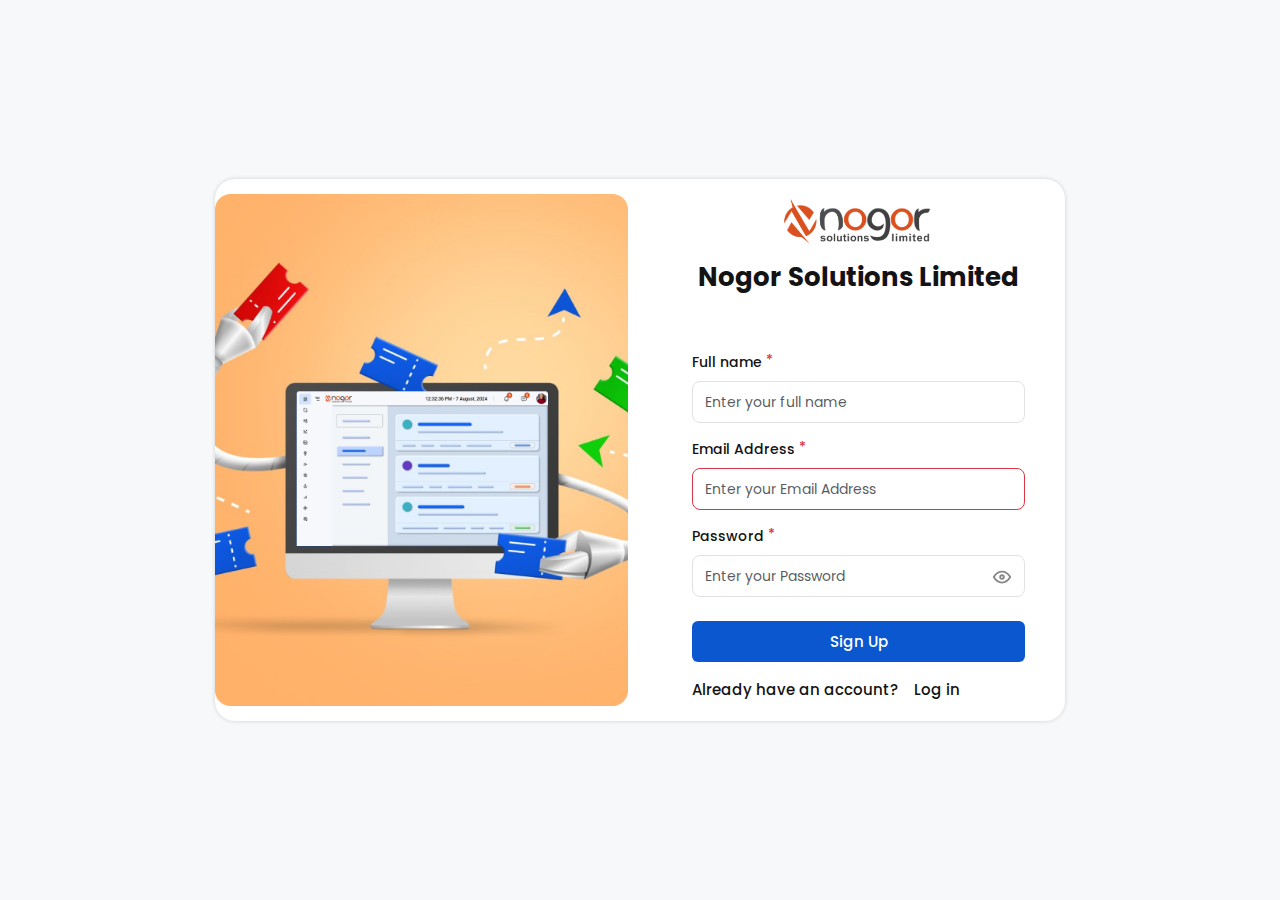
<file: sign-up.html>
<!DOCTYPE html>
<html lang="en">

<head>
  <meta charset="UTF-8">
  <meta http-equiv="X-UA-Compatible" content="IE=edge">
  <title>Ticketing System</title>
  <meta name="viewport" content="width=device-width, initial-scale=1.0, minimum-scale=1.0">
  <meta name="description" content="CMS">
  <link rel="shortcut icon" href="images/Fevicon.png" type="image/x-icon">
  <!--all css link -->
  <link rel="stylesheet" href="css/bootstrap.min.css">
  <link rel="stylesheet" href="css/chosen.css">
  <link rel="stylesheet" href="css/style.css">
</head>


<body>
  <!-- full page loading -->
  <div class="fullpage_loader">
    <div class="loader"></div>
  </div>
  <!-- main area start -->
  <main class="nsl_cms">
    <!-- login area start -->
    <section class="login_area">
      <div class="container d-flex justify-content-center align-items-center">
        <div class="login_main">
          <div class="row">
            <div class="col-lg-6 order-2 order-lg-1 align-self-center">
              <div class="image">
                <img src="images/login-img.png" alt="login-img" class="img-fluid w-100">
              </div>
            </div>
            <div class="col-lg-6 order-1 order-lg-2 align-self-center">
              <div class="login">
                <div class="logo text-center">
                  <img src="images/logo.png" alt="logo" width="160">
                  <h4 class="name">Nogor Solutions Limited</h4>
                </div>
                <form action="#">
                  <div class="row g-3">
                    <div class="col-12">
                      <div class="form-group">
                        <label class="form-label d-flex justify-content-between align-items-center gap-4">
                          <div class="lft">
                            Full name <sup class="text-danger">*</sup>
                            <!-- icon error -->
                            <!-- <span class="icon_error">
                              <svg xmlns="http://www.w3.org/2000/svg" width="24" height="24" viewBox="0 0 24 24"
                                fill="currentColor"
                                class="icon icon-tabler icons-tabler-filled icon-tabler-help-octagon">
                                <path stroke="none" d="M0 0h24v24H0z" fill="none" />
                                <path
                                  d="M14.897 1a4 4 0 0 1 2.664 1.016l.165 .156l4.1 4.1a4 4 0 0 1 1.168 2.605l.006 .227v5.794a4 4 0 0 1 -1.016 2.664l-.156 .165l-4.1 4.1a4 4 0 0 1 -2.603 1.168l-.227 .006h-5.795a3.999 3.999 0 0 1 -2.664 -1.017l-.165 -.156l-4.1 -4.1a4 4 0 0 1 -1.168 -2.604l-.006 -.227v-5.794a4 4 0 0 1 1.016 -2.664l.156 -.165l4.1 -4.1a4 4 0 0 1 2.605 -1.168l.227 -.006h5.793zm-2.897 14a1 1 0 0 0 -.993 .883l-.007 .117l.007 .127a1 1 0 0 0 1.986 0l.007 -.117l-.007 -.127a1 1 0 0 0 -.993 -.883zm1.368 -6.673a2.98 2.98 0 0 0 -3.631 .728a1 1 0 0 0 1.44 1.383l.171 -.18a.98 .98 0 0 1 1.11 -.15a1 1 0 0 1 -.34 1.886l-.232 .012a1 1 0 0 0 .111 1.994a3 3 0 0 0 1.371 -5.673z" />
                              </svg>
                              <span class="error_info active_error_info">Company name is required</span>
                            </span> -->
                          </div>
                        </label>
                        <div class="input-group position-relative">
                          <!-- add error class for border red -->
                          <input type="text" class="form-control" placeholder="Enter your full name">
                        </div>
                      </div>
                    </div>
                    <div class="col-12">
                      <div class="form-group">
                        <label class="form-label d-flex justify-content-between align-items-center gap-4">
                          <div class="lft">
                            Email Address <sup class="text-danger">*</sup>
                            <!-- icon error -->
                            <!-- <span class="icon_error">
                              <svg xmlns="http://www.w3.org/2000/svg" width="24" height="24" viewBox="0 0 24 24"
                                fill="currentColor"
                                class="icon icon-tabler icons-tabler-filled icon-tabler-help-octagon">
                                <path stroke="none" d="M0 0h24v24H0z" fill="none" />
                                <path
                                  d="M14.897 1a4 4 0 0 1 2.664 1.016l.165 .156l4.1 4.1a4 4 0 0 1 1.168 2.605l.006 .227v5.794a4 4 0 0 1 -1.016 2.664l-.156 .165l-4.1 4.1a4 4 0 0 1 -2.603 1.168l-.227 .006h-5.795a3.999 3.999 0 0 1 -2.664 -1.017l-.165 -.156l-4.1 -4.1a4 4 0 0 1 -1.168 -2.604l-.006 -.227v-5.794a4 4 0 0 1 1.016 -2.664l.156 -.165l4.1 -4.1a4 4 0 0 1 2.605 -1.168l.227 -.006h5.793zm-2.897 14a1 1 0 0 0 -.993 .883l-.007 .117l.007 .127a1 1 0 0 0 1.986 0l.007 -.117l-.007 -.127a1 1 0 0 0 -.993 -.883zm1.368 -6.673a2.98 2.98 0 0 0 -3.631 .728a1 1 0 0 0 1.44 1.383l.171 -.18a.98 .98 0 0 1 1.11 -.15a1 1 0 0 1 -.34 1.886l-.232 .012a1 1 0 0 0 .111 1.994a3 3 0 0 0 1.371 -5.673z" />
                              </svg>
                              <span class="error_info active_error_info">Company name is required</span>
                            </span> -->
                          </div>
                        </label>
                        <div class="input-group position-relative">
                          <!-- add error class for border red -->
                          <input type="text" class="form-control error" placeholder="Enter your Email Address">
                        </div>
                      </div>
                    </div>
                    <div class="col-12">
                      <div class="form-group">
                        <label class="form-label d-flex justify-content-between align-items-center gap-4">
                          <div class="lft">
                            Password <sup class="text-danger">*</sup>
                            <!-- icon error -->
                            <!-- <span class="icon_error">
                              <svg xmlns="http://www.w3.org/2000/svg" width="24" height="24" viewBox="0 0 24 24"
                                fill="currentColor"
                                class="icon icon-tabler icons-tabler-filled icon-tabler-help-octagon">
                                <path stroke="none" d="M0 0h24v24H0z" fill="none" />
                                <path
                                  d="M14.897 1a4 4 0 0 1 2.664 1.016l.165 .156l4.1 4.1a4 4 0 0 1 1.168 2.605l.006 .227v5.794a4 4 0 0 1 -1.016 2.664l-.156 .165l-4.1 4.1a4 4 0 0 1 -2.603 1.168l-.227 .006h-5.795a3.999 3.999 0 0 1 -2.664 -1.017l-.165 -.156l-4.1 -4.1a4 4 0 0 1 -1.168 -2.604l-.006 -.227v-5.794a4 4 0 0 1 1.016 -2.664l.156 -.165l4.1 -4.1a4 4 0 0 1 2.605 -1.168l.227 -.006h5.793zm-2.897 14a1 1 0 0 0 -.993 .883l-.007 .117l.007 .127a1 1 0 0 0 1.986 0l.007 -.117l-.007 -.127a1 1 0 0 0 -.993 -.883zm1.368 -6.673a2.98 2.98 0 0 0 -3.631 .728a1 1 0 0 0 1.44 1.383l.171 -.18a.98 .98 0 0 1 1.11 -.15a1 1 0 0 1 -.34 1.886l-.232 .012a1 1 0 0 0 .111 1.994a3 3 0 0 0 1.371 -5.673z" />
                              </svg>
                              <span class="error_info active_error_info">Company name is required</span>
                            </span> -->
                          </div>
                        </label>
                        <div class="input-group position-relative">
                          <input type="password" class="form-control" placeholder="Enter your Password">
                          <button type="button" class="show_hide_password">
                            <svg xmlns="http://www.w3.org/2000/svg" width="24" height="24" viewBox="0 0 24 24"
                              fill="none" stroke="currentColor" stroke-width="2" stroke-linecap="round"
                              stroke-linejoin="round" class="icon icon-tabler icons-tabler-outline icon-tabler-eye">
                              <path stroke="none" d="M0 0h24v24H0z" fill="none" />
                              <path d="M10 12a2 2 0 1 0 4 0a2 2 0 0 0 -4 0" />
                              <path
                                d="M21 12c-2.4 4 -5.4 6 -9 6c-3.6 0 -6.6 -2 -9 -6c2.4 -4 5.4 -6 9 -6c3.6 0 6.6 2 9 6" />
                            </svg>
                            <!-- close eye -->
                            <!-- <svg xmlns="http://www.w3.org/2000/svg" width="24" height="24" viewBox="0 0 24 24"
                              fill="none" stroke="currentColor" stroke-width="2" stroke-linecap="round"
                              stroke-linejoin="round" class="icon icon-tabler icons-tabler-outline icon-tabler-eye-off">
                              <path stroke="none" d="M0 0h24v24H0z" fill="none" />
                              <path d="M10.585 10.587a2 2 0 0 0 2.829 2.828" />
                              <path
                                d="M16.681 16.673a8.717 8.717 0 0 1 -4.681 1.327c-3.6 0 -6.6 -2 -9 -6c1.272 -2.12 2.712 -3.678 4.32 -4.674m2.86 -1.146a9.055 9.055 0 0 1 1.82 -.18c3.6 0 6.6 2 9 6c-.666 1.11 -1.379 2.067 -2.138 2.87" />
                              <path d="M3 3l18 18" /></svg> -->
                          </button>
                        </div>
                      </div>
                    </div>
                    <div class="col-12 mt-4">
                      <button type="submit" class="theme_btn rounded-2 w-100">Sign up</button>
                    </div>
                    <div class="col-12 text-center">
                     <div class="d-flex justify-content-start gap-3">
                      <p class="forgot text-center">Already have an account?</p>
                      <a href="login.html" class="forgot text-center">Log in</a>
                     </div>
                    </div>
                  </div>
                </form>
              </div>
            </div>
          </div>
        </div>
      </div>
    </section>
    <!-- login area end -->
  </main>
  <!-- main area end -->


  <!-- all js link -->
  <script src="js/jquery-3.6.0.min.js"></script>
  <script src="js/bootstrap.bundle.min.js"></script>
  <script src="js/chosen.jquery.min.js"></script>
  <script src="js/chart.js"></script>
  <script src="js/script.js"></script>
</body>

</html>
</file>
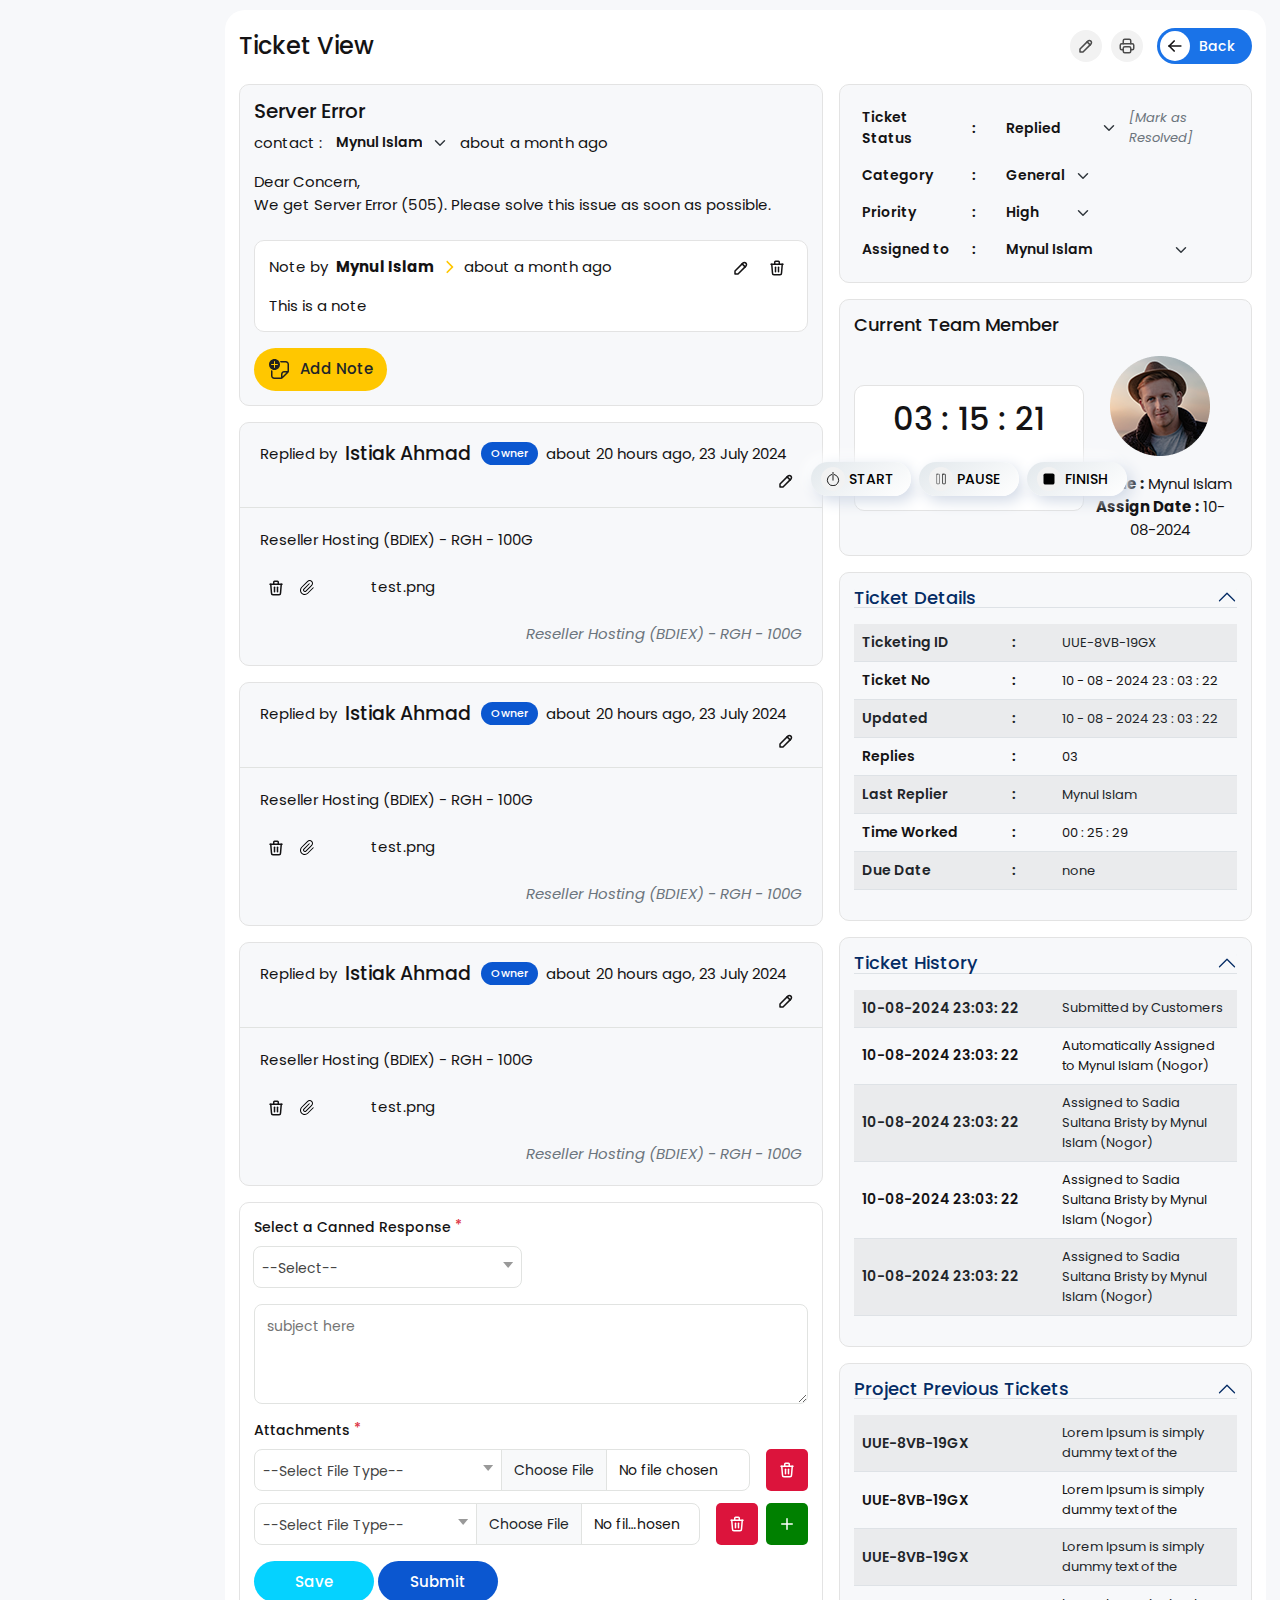
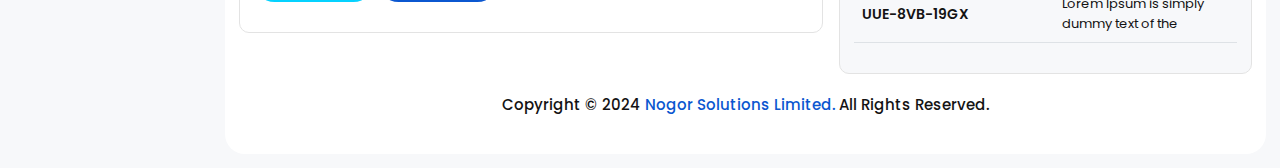
<file: ticket-view-admin.html>
<!DOCTYPE html>
<html lang="en">

<head>
  <meta charset="UTF-8">
  <meta http-equiv="X-UA-Compatible" content="IE=edge">
  <title>Ticketing System(Admin)</title>
  <meta name="viewport" content="width=device-width, initial-scale=1.0, minimum-scale=1.0">
  <meta name="description" content="CMS">
  <link rel="shortcut icon" href="images/Fevicon.png" type="image/x-icon">
  <!--all css link -->
  <link rel="stylesheet" href="css/bootstrap.min.css">
  <link rel="stylesheet" href="css/chosen.css">
  <link rel="stylesheet" href="css/style.css">
</head>


<body>
  <!-- full page loading -->
  <div class="fullpage_loader">
    <div class="loader"></div>
  </div>

  <!-- main area start -->
  <main class="nsl_cms">
    <div class="right_content">
      <div class="content_body position-relative">
        <!-- <div class="component_loader">
          <div class="loader"></div>
        </div> -->
        <div class="content_main">
          <div class="page_header d-flex align-items-center justify-content-between gap-4">
            <h4 class="form_card_title">Ticket View
            </h4>
            <div class="right_page_header">
              <div class="viewer_action_btn">
                <button class="p_btn" data-bs-toggle="tooltip" data-bs-placement="top" data-bs-title="Edit">
                  <svg xmlns="http://www.w3.org/2000/svg" width="24" height="24" viewBox="0 0 24 24" fill="none"
                    stroke="currentColor" stroke-width="2" stroke-linecap="round" stroke-linejoin="round"
                    class="icon icon-tabler icons-tabler-outline icon-tabler-pencil">
                    <path stroke="none" d="M0 0h24v24H0z" fill="none" />
                    <path d="M4 20h4l10.5 -10.5a2.828 2.828 0 1 0 -4 -4l-10.5 10.5v4" />
                    <path d="M13.5 6.5l4 4" />
                  </svg>
                </button>
                <button class="p_btn" data-bs-toggle="tooltip" data-bs-placement="top" data-bs-title="Print">
                  <svg xmlns="http://www.w3.org/2000/svg" width="24" height="24" viewBox="0 0 24 24" fill="none"
                    stroke="currentColor" stroke-width="2" stroke-linecap="round" stroke-linejoin="round"
                    class="icon icon-tabler icons-tabler-outline icon-tabler-printer">
                    <path stroke="none" d="M0 0h24v24H0z" fill="none" />
                    <path d="M17 17h2a2 2 0 0 0 2 -2v-4a2 2 0 0 0 -2 -2h-14a2 2 0 0 0 -2 2v4a2 2 0 0 0 2 2h2" />
                    <path d="M17 9v-4a2 2 0 0 0 -2 -2h-6a2 2 0 0 0 -2 2v4" />
                    <path d="M7 13m0 2a2 2 0 0 1 2 -2h6a2 2 0 0 1 2 2v4a2 2 0 0 1 -2 2h-6a2 2 0 0 1 -2 -2z" />
                  </svg>
                </button>
              </div>
              <a href="#" class="back_or_add_btn">
                <span>
                  <svg xmlns="http://www.w3.org/2000/svg" width="24" height="24" viewBox="0 0 24 24" fill="none"
                    stroke="currentColor" stroke-width="2" stroke-linecap="round" stroke-linejoin="round"
                    class="icon icon-tabler icons-tabler-outline icon-tabler-arrow-left">
                    <path stroke="none" d="M0 0h24v24H0z" fill="none" />
                    <path d="M5 12l14 0" />
                    <path d="M5 12l6 6" />
                    <path d="M5 12l6 -6" />
                  </svg>
                </span>
                Back
              </a>
            </div>
          </div>
          <div class="view_page">
            <div class="row custom_row g-3">
              <div class="col-xl-7">
                <div class="msg_reply_area d-flex flex-column gap-3">
                  <div class="ticket_details">
                    <div class="view_sec_bg">
                      <h5 class="pb-2">Server Error</h5>
                      <div class="d-flex align-items-center pb-3">
                        <p>contact :</p>
                        <div class="less_drop">
                          <div class="form-group mb-1 mb-sm-0 flex-shrink-0 d-sm-flex align-items-center gap-3">
                            <div class="input-group position-relative">
                              <select class="form-select form-control shadow-none">
                                <option selected>Mynul Islam</option>
                                <option value="1">One</option>
                                <option value="2">Two</option>
                                <option value="3">Three</option>
                              </select>
                            </div>
                          </div>
                        </div>
                        <p>about a month ago</p>
                      </div>
                      <p>Dear Concern, </p>
                      <p>We get Server Error (505). Please solve this issue as soon as possible.</p>
                      <div class="view_sec_bg bg-white mt-4">
                        <div class="d-flex align-items-center">
                          <p>Note by</p>
                          <strong class="px-2">Mynul Islam</strong>
                          <svg xmlns="http://www.w3.org/2000/svg" fill="#FFC700" width="14" height="14"
                            viewBox="0 0 320 512">
                            <path
                              d="M310.6 233.4c12.5 12.5 12.5 32.8 0 45.3l-192 192c-12.5 12.5-32.8 12.5-45.3 0s-12.5-32.8 0-45.3L242.7 256 73.4 86.6c-12.5-12.5-12.5-32.8 0-45.3s32.8-12.5 45.3 0l192 192z" />
                          </svg>
                          <p class="ps-2">about a month ago</p>
                          <div class="ms-auto action_btn">
                            <a href="#" data-bs-toggle="tooltip" data-bs-placement="top" data-bs-title="Edit">
                              <svg xmlns="http://www.w3.org/2000/svg" width="24" height="24" viewBox="0 0 24 24"
                                fill="none" stroke="currentColor" stroke-width="2" stroke-linecap="round"
                                stroke-linejoin="round"
                                class="icon icon-tabler icons-tabler-outline icon-tabler-pencil">
                                <path stroke="none" d="M0 0h24v24H0z" fill="none"></path>
                                <path d="M4 20h4l10.5 -10.5a2.828 2.828 0 1 0 -4 -4l-10.5 10.5v4"></path>
                                <path d="M13.5 6.5l4 4"></path>
                              </svg>
                            </a>

                            <a href="#" data-bs-toggle="tooltip" data-bs-placement="top" data-bs-title="delete">
                              <svg xmlns="http://www.w3.org/2000/svg" width="24" height="24" viewBox="0 0 24 24"
                                fill="none" stroke="currentColor" stroke-width="2" stroke-linecap="round"
                                stroke-linejoin="round" class="icon icon-tabler icons-tabler-outline icon-tabler-trash">
                                <path stroke="none" d="M0 0h24v24H0z" fill="none"></path>
                                <path d="M4 7l16 0"></path>
                                <path d="M10 11l0 6"></path>
                                <path d="M14 11l0 6"></path>
                                <path d="M5 7l1 12a2 2 0 0 0 2 2h8a2 2 0 0 0 2 -2l1 -12"></path>
                                <path d="M9 7v-3a1 1 0 0 1 1 -1h4a1 1 0 0 1 1 1v3"></path>
                              </svg>
                            </a>
                          </div>
                        </div>
                        <p class="pt-3">This is a note</p>
                      </div>
                      <div class="mt-3">
                        <button type="submit" class="theme_btn text-dark" style="background-color: #FFC700;">
                          <svg fill="none" height="24" viewBox="0 0 24 24" width="24"
                            xmlns="http://www.w3.org/2000/svg">
                            <path
                              d="M12 6.5C12 3.46243 9.53757 1 6.5 1C3.46243 1 1 3.46243 1 6.5C1 9.53757 3.46243 12 6.5 12C9.53757 12 12 9.53757 12 6.5ZM7.00065 7.00001L7.00111 9.50352C7.00111 9.77966 6.77725 10.0035 6.50111 10.0035C6.22497 10.0035 6.00111 9.77966 6.00111 9.50352L6.00065 7.00001H3.49609C3.21995 7.00001 2.99609 6.77615 2.99609 6.50001C2.99609 6.22387 3.21995 6.00001 3.49609 6.00001H6.00046L6 3.49927C6 3.22313 6.22386 2.99927 6.5 2.99927C6.77614 2.99927 7 3.22313 7 3.49927L7.00046 6.00001H9.50301C9.77915 6.00001 10.003 6.22387 10.003 6.50001C10.003 6.77615 9.77915 7.00001 9.50301 7.00001H7.00065Z"
                              fill="#212121" />
                            <path
                              d="M17.75 4.5H12.6865C12.5142 3.96653 12.2747 3.46321 11.9782 3H17.75C19.5449 3 21 4.45507 21 6.25V13.1287C21 13.7254 20.7629 14.2977 20.341 14.7197L14.7197 20.341C14.2977 20.7629 13.7254 21 13.1287 21H6.25C4.45507 21 3 19.5449 3 17.75V11.9782C3.46321 12.2747 3.96653 12.5142 4.5 12.6865V17.75C4.5 18.7165 5.2835 19.5 6.25 19.5H13V16.25C13 14.517 14.3565 13.1008 16.0656 13.0051L16.25 13H19.5V6.25C19.5 5.2835 18.7165 4.5 17.75 4.5ZM18.439 14.5H16.25C15.3318 14.5 14.5788 15.2071 14.5058 16.1065L14.5 16.25V18.439L18.439 14.5Z"
                              fill="#212121" />
                          </svg>
                          Add Note</button>
                      </div>
                    </div>
                  </div>
                  <div class="reply_card view_sec_bg p-0">
                    <div class="reply_header d-flex flex-wrap align-items-center">
                      <p>Replied by</p>
                      <p class="px-2 title">Istiak Ahmad<span class="tags">Owner</span></p>
                      <p>about 20 hours ago, 23 July 2024</p>
                      <div class="ms-auto action_btn">
                        <a href="#" data-bs-toggle="tooltip" data-bs-placement="top" data-bs-title="Edit">
                          <svg xmlns="http://www.w3.org/2000/svg" width="24" height="24" viewBox="0 0 24 24" fill="none"
                            stroke="currentColor" stroke-width="2" stroke-linecap="round" stroke-linejoin="round"
                            class="icon icon-tabler icons-tabler-outline icon-tabler-pencil">
                            <path stroke="none" d="M0 0h24v24H0z" fill="none"></path>
                            <path d="M4 20h4l10.5 -10.5a2.828 2.828 0 1 0 -4 -4l-10.5 10.5v4"></path>
                            <path d="M13.5 6.5l4 4"></path>
                          </svg>
                        </a>
                      </div>
                    </div>
                    <div class="reply_body d-flex flex-column gap-4">
                      <p>Reseller Hosting (BDIEX) - RGH - 100G</p>
                      <div class="action_btn d-flex align-items-center gap-2">
                        <a href="#" data-bs-toggle="tooltip" data-bs-placement="top" data-bs-title="Delete">
                          <svg xmlns="http://www.w3.org/2000/svg" width="24" height="24" viewBox="0 0 24 24" fill="none"
                            stroke="currentColor" stroke-width="2" stroke-linecap="round" stroke-linejoin="round"
                            class="icon icon-tabler icons-tabler-outline icon-tabler-trash">
                            <path stroke="none" d="M0 0h24v24H0z" fill="none"></path>
                            <path d="M4 7l16 0"></path>
                            <path d="M10 11l0 6"></path>
                            <path d="M14 11l0 6"></path>
                            <path d="M5 7l1 12a2 2 0 0 0 2 2h8a2 2 0 0 0 2 -2l1 -12"></path>
                            <path d="M9 7v-3a1 1 0 0 1 1 -1h4a1 1 0 0 1 1 1v3"></path>
                          </svg>
                        </a>
                        <a href="#" data-bs-toggle="tooltip" data-bs-placement="top" data-bs-title="Attach">
                          <svg fill="none" height="15" viewBox="0 0 15 15" width="15"
                            xmlns="http://www.w3.org/2000/svg">
                            <path clip-rule="evenodd"
                              d="M7.31802 0.974872C7.94222 0.350671 8.78882 0 9.67157 0C11.5098 0 13 1.49019 13 3.32843C13 4.21118 12.6493 5.05778 12.0251 5.68198L6.26777 11.4393C5.90878 11.7983 5.42189 12 4.91421 12C3.85702 12 3 11.143 3 10.0858C3 9.5781 3.20168 9.09122 3.56066 8.73223L9.14645 3.14645L9.85355 3.85355L4.26777 9.43934C4.09632 9.61079 4 9.84332 4 10.0858C4 10.5907 4.40931 11 4.91421 11C5.15668 11 5.38921 10.9037 5.56066 10.7322L11.318 4.97487C11.7547 4.53821 12 3.94596 12 3.32843C12 2.04247 10.9575 1 9.67157 1C9.05404 1 8.46179 1.24531 8.02513 1.68198L2.09619 7.61091C1.39431 8.31279 1 9.26475 1 10.2574C1 12.3244 2.67564 14 4.74264 14C5.73525 14 6.6872 13.6057 7.38909 12.9038L13.1464 7.14645L13.8536 7.85355L8.09619 13.6109C7.20678 14.5003 6.00047 15 4.74264 15C2.12335 15 0 12.8766 0 10.2574C0 8.99953 0.49967 7.79322 1.38909 6.90381L7.31802 0.974872Z"
                              fill="black" fill-rule="evenodd" />
                          </svg>
                        </a>
                        <p class="ps-5">test.png</p>
                      </div>
                      <em class="text-secondary ms-auto">Reseller Hosting (BDIEX) - RGH - 100G</em>
                    </div>
                  </div>
                  <div class="reply_card view_sec_bg p-0">
                    <div class="reply_header d-flex flex-wrap align-items-center">
                      <p>Replied by</p>
                      <p class="px-2 title">Istiak Ahmad<span class="tags">Owner</span></p>
                      <p>about 20 hours ago, 23 July 2024</p>
                      <div class="ms-auto action_btn">
                        <a href="#" data-bs-toggle="tooltip" data-bs-placement="top" data-bs-title="Edit">
                          <svg xmlns="http://www.w3.org/2000/svg" width="24" height="24" viewBox="0 0 24 24" fill="none"
                            stroke="currentColor" stroke-width="2" stroke-linecap="round" stroke-linejoin="round"
                            class="icon icon-tabler icons-tabler-outline icon-tabler-pencil">
                            <path stroke="none" d="M0 0h24v24H0z" fill="none"></path>
                            <path d="M4 20h4l10.5 -10.5a2.828 2.828 0 1 0 -4 -4l-10.5 10.5v4"></path>
                            <path d="M13.5 6.5l4 4"></path>
                          </svg>
                        </a>
                      </div>
                    </div>
                    <div class="reply_body d-flex flex-column gap-4">
                      <p>Reseller Hosting (BDIEX) - RGH - 100G</p>
                      <div class="action_btn d-flex align-items-center gap-2">
                        <a href="#" data-bs-toggle="tooltip" data-bs-placement="top" data-bs-title="Delete">
                          <svg xmlns="http://www.w3.org/2000/svg" width="24" height="24" viewBox="0 0 24 24" fill="none"
                            stroke="currentColor" stroke-width="2" stroke-linecap="round" stroke-linejoin="round"
                            class="icon icon-tabler icons-tabler-outline icon-tabler-trash">
                            <path stroke="none" d="M0 0h24v24H0z" fill="none"></path>
                            <path d="M4 7l16 0"></path>
                            <path d="M10 11l0 6"></path>
                            <path d="M14 11l0 6"></path>
                            <path d="M5 7l1 12a2 2 0 0 0 2 2h8a2 2 0 0 0 2 -2l1 -12"></path>
                            <path d="M9 7v-3a1 1 0 0 1 1 -1h4a1 1 0 0 1 1 1v3"></path>
                          </svg>
                        </a>
                        <a href="#" data-bs-toggle="tooltip" data-bs-placement="top" data-bs-title="Attach">
                          <svg fill="none" height="15" viewBox="0 0 15 15" width="15"
                            xmlns="http://www.w3.org/2000/svg">
                            <path clip-rule="evenodd"
                              d="M7.31802 0.974872C7.94222 0.350671 8.78882 0 9.67157 0C11.5098 0 13 1.49019 13 3.32843C13 4.21118 12.6493 5.05778 12.0251 5.68198L6.26777 11.4393C5.90878 11.7983 5.42189 12 4.91421 12C3.85702 12 3 11.143 3 10.0858C3 9.5781 3.20168 9.09122 3.56066 8.73223L9.14645 3.14645L9.85355 3.85355L4.26777 9.43934C4.09632 9.61079 4 9.84332 4 10.0858C4 10.5907 4.40931 11 4.91421 11C5.15668 11 5.38921 10.9037 5.56066 10.7322L11.318 4.97487C11.7547 4.53821 12 3.94596 12 3.32843C12 2.04247 10.9575 1 9.67157 1C9.05404 1 8.46179 1.24531 8.02513 1.68198L2.09619 7.61091C1.39431 8.31279 1 9.26475 1 10.2574C1 12.3244 2.67564 14 4.74264 14C5.73525 14 6.6872 13.6057 7.38909 12.9038L13.1464 7.14645L13.8536 7.85355L8.09619 13.6109C7.20678 14.5003 6.00047 15 4.74264 15C2.12335 15 0 12.8766 0 10.2574C0 8.99953 0.49967 7.79322 1.38909 6.90381L7.31802 0.974872Z"
                              fill="black" fill-rule="evenodd" />
                          </svg>
                        </a>
                        <p class="ps-5">test.png</p>
                      </div>
                      <em class="text-secondary ms-auto">Reseller Hosting (BDIEX) - RGH - 100G</em>
                    </div>
                  </div>
                  <div class="reply_card view_sec_bg p-0">
                    <div class="reply_header d-flex flex-wrap align-items-center">
                      <p>Replied by</p>
                      <p class="px-2 title">Istiak Ahmad<span class="tags">Owner</span></p>
                      <p>about 20 hours ago, 23 July 2024</p>
                      <div class="ms-auto action_btn">
                        <a href="#" data-bs-toggle="tooltip" data-bs-placement="top" data-bs-title="Edit">
                          <svg xmlns="http://www.w3.org/2000/svg" width="24" height="24" viewBox="0 0 24 24" fill="none"
                            stroke="currentColor" stroke-width="2" stroke-linecap="round" stroke-linejoin="round"
                            class="icon icon-tabler icons-tabler-outline icon-tabler-pencil">
                            <path stroke="none" d="M0 0h24v24H0z" fill="none"></path>
                            <path d="M4 20h4l10.5 -10.5a2.828 2.828 0 1 0 -4 -4l-10.5 10.5v4"></path>
                            <path d="M13.5 6.5l4 4"></path>
                          </svg>
                        </a>
                      </div>
                    </div>
                    <div class="reply_body d-flex flex-column gap-4">
                      <p>Reseller Hosting (BDIEX) - RGH - 100G</p>
                      <div class="action_btn d-flex align-items-center gap-2">
                        <a href="#" data-bs-toggle="tooltip" data-bs-placement="top" data-bs-title="Delete">
                          <svg xmlns="http://www.w3.org/2000/svg" width="24" height="24" viewBox="0 0 24 24" fill="none"
                            stroke="currentColor" stroke-width="2" stroke-linecap="round" stroke-linejoin="round"
                            class="icon icon-tabler icons-tabler-outline icon-tabler-trash">
                            <path stroke="none" d="M0 0h24v24H0z" fill="none"></path>
                            <path d="M4 7l16 0"></path>
                            <path d="M10 11l0 6"></path>
                            <path d="M14 11l0 6"></path>
                            <path d="M5 7l1 12a2 2 0 0 0 2 2h8a2 2 0 0 0 2 -2l1 -12"></path>
                            <path d="M9 7v-3a1 1 0 0 1 1 -1h4a1 1 0 0 1 1 1v3"></path>
                          </svg>
                        </a>
                        <a href="#" data-bs-toggle="tooltip" data-bs-placement="top" data-bs-title="Attach">
                          <svg fill="none" height="15" viewBox="0 0 15 15" width="15"
                            xmlns="http://www.w3.org/2000/svg">
                            <path clip-rule="evenodd"
                              d="M7.31802 0.974872C7.94222 0.350671 8.78882 0 9.67157 0C11.5098 0 13 1.49019 13 3.32843C13 4.21118 12.6493 5.05778 12.0251 5.68198L6.26777 11.4393C5.90878 11.7983 5.42189 12 4.91421 12C3.85702 12 3 11.143 3 10.0858C3 9.5781 3.20168 9.09122 3.56066 8.73223L9.14645 3.14645L9.85355 3.85355L4.26777 9.43934C4.09632 9.61079 4 9.84332 4 10.0858C4 10.5907 4.40931 11 4.91421 11C5.15668 11 5.38921 10.9037 5.56066 10.7322L11.318 4.97487C11.7547 4.53821 12 3.94596 12 3.32843C12 2.04247 10.9575 1 9.67157 1C9.05404 1 8.46179 1.24531 8.02513 1.68198L2.09619 7.61091C1.39431 8.31279 1 9.26475 1 10.2574C1 12.3244 2.67564 14 4.74264 14C5.73525 14 6.6872 13.6057 7.38909 12.9038L13.1464 7.14645L13.8536 7.85355L8.09619 13.6109C7.20678 14.5003 6.00047 15 4.74264 15C2.12335 15 0 12.8766 0 10.2574C0 8.99953 0.49967 7.79322 1.38909 6.90381L7.31802 0.974872Z"
                              fill="black" fill-rule="evenodd" />
                          </svg>
                        </a>
                        <p class="ps-5">test.png</p>
                      </div>
                      <em class="text-secondary ms-auto">Reseller Hosting (BDIEX) - RGH - 100G</em>
                    </div>
                  </div>
                  <div class="view_sec_bg bg-white">
                    <form action="#">
                      <div class="row g-3 mb-3">
                        <div class="col-xl-6 col-md-12">
                          <div class="form-group">
                            <label class="form-label d-flex justify-content-between align-items-center gap-4">
                              <div class="lft">
                                Select a Canned Response <sup class="text-danger">*</sup>
                              </div>
                            </label>
                            <div class="input-group position-relative">
                              <select class="chosen">
                                <option>--Select--</option>
                                <option>Category A</option>
                                <option>Category B</option>
                                <option>Category C</option>
                              </select>
                            </div>
                          </div>
                        </div>
                      </div>
                      <div class="row g-3 mb-3">
                        <div class="col-12">
                          <div class="form-group">
                            <div class="input-group position-relative">
                              <textarea class="textarea-control" style="height: 100px;"
                                placeholder="subject here"></textarea>
                            </div>
                          </div>
                        </div>
                      </div>
                      <div class="row g-3 mb-3">
                        <div class="col-12">
                          <div class="form-group">
                            <label class="form-label d-flex justify-content-between align-items-center gap-4">
                              <div class="lft">
                                Attachments <sup class="text-danger">*</sup>
                              </div>
                            </label>
                            <div class="mutiple_add_options">
                              <div class="multiple_item d-flex align-items-center gap-3">
                                <div class="form-group">
                                  <div class="input-group position-relative d-flex flex-row">
                                    <div class="w-50" style="border-radius: 0 8px 8px 0 !important;">
                                      <select class="chosen">
                                        <option>--Select File Type--</option>
                                        <option>Image</option>
                                        <option>File</option>
                                      </select>
                                    </div>
                                    <input type="file" class="form-control w-50" placeholder="Write your subject">
                                  </div>
                                </div>
                                <div class="action_btn d-flex gap-2 align-items-center">
                                  <button class="delete" data-bs-toggle="tooltip" data-bs-placement="top" data-bs-title="Delete">
                                    <svg xmlns="http://www.w3.org/2000/svg" width="24" height="24" viewBox="0 0 24 24"
                                      fill="none" stroke="currentColor" stroke-width="2" stroke-linecap="round"
                                      stroke-linejoin="round"
                                      class="icon icon-tabler icons-tabler-outline icon-tabler-trash"
                                      style="color: #fff">
                                      <path stroke="none" d="M0 0h24v24H0z" fill="none" />
                                      <path d="M4 7l16 0" />
                                      <path d="M10 11l0 6" />
                                      <path d="M14 11l0 6" />
                                      <path d="M5 7l1 12a2 2 0 0 0 2 2h8a2 2 0 0 0 2 -2l1 -12" />
                                      <path d="M9 7v-3a1 1 0 0 1 1 -1h4a1 1 0 0 1 1 1v3" />
                                    </svg>
                                  </button>
                                </div>
                              </div>
                              <div class="multiple_item d-flex align-items-center gap-3">
                                <div class="form-group">
                                  <div class="input-group position-relative d-flex flex-row">
                                    <div class="w-50">
                                      <select class="chosen">
                                        <option>--Select File Type--</option>
                                        <option>Image</option>
                                        <option>File</option>
                                      </select>
                                    </div>
                                    <input type="file" class="form-control w-50" placeholder="Write your subject">
                                  </div>
                                </div>
                                <div class="action_btn d-flex align-items-center gap-2">
                                  <button type="button" class="delete" data-bs-toggle="tooltip" data-bs-placement="top" data-bs-title="Delete">
                                    <svg xmlns="http://www.w3.org/2000/svg" width="24" height="24" viewBox="0 0 24 24"
                                      fill="none" stroke="currentColor" stroke-width="2" stroke-linecap="round"
                                      stroke-linejoin="round"
                                      class="icon icon-tabler icons-tabler-outline icon-tabler-trash"
                                      style="color: #fff">
                                      <path stroke="none" d="M0 0h24v24H0z" fill="none" />
                                      <path d="M4 7l16 0" />
                                      <path d="M10 11l0 6" />
                                      <path d="M14 11l0 6" />
                                      <path d="M5 7l1 12a2 2 0 0 0 2 2h8a2 2 0 0 0 2 -2l1 -12" />
                                      <path d="M9 7v-3a1 1 0 0 1 1 -1h4a1 1 0 0 1 1 1v3" />
                                    </svg>
                                  </button>
                                  <button type="button" class="add" data-bs-toggle="tooltip" data-bs-placement="top" data-bs-title="Edit">
                                    <svg xmlns="http://www.w3.org/2000/svg" width="24" height="24" viewBox="0 0 24 24"
                                      fill="none" stroke="currentColor" stroke-width="2" stroke-linecap="round"
                                      stroke-linejoin="round"
                                      class="icon icon-tabler icons-tabler-outline icon-tabler-plus"
                                      style="color: #fff">
                                      <path stroke="none" d="M0 0h24v24H0z" fill="none" />
                                      <path d="M12 5l0 14" />
                                      <path d="M5 12l14 0" />
                                    </svg>
                                  </button>
                                </div>
                              </div>
                            </div>
                          </div>
                        </div>
                      </div>
                      <div class="row g-3 mb-3">
                        <div class="col-12">
                          <button type="submit" class="theme_btn" style="background-color: #05D2FF;">Save</button>
                          <button type="submit" class="theme_btn">Submit</button>
                        </div>
                      </div>
                    </form>
                  </div>
                </div>
              </div>
              <div class="col-xl-5">
                <div class="d-flex flex-column gap-3">
                  <div class="view_sec_bg">
                    <table class="w-100">
                      <tbody>
                        <tr>
                          <th>Ticket Status</th>
                          <th>:</th>
                          <td>
                            <div class="less_drop d-flex">
                              <div class="form-group mb-1 mb-sm-0 flex-shrink-0 d-sm-flex align-items-center gap-3">
                                <div class="input-group position-relative">
                                  <select class="form-select form-control shadow-none">
                                    <option selected>Replied</option>
                                    <option value="1">Not Replied</option>
                                    <option value="2">Canceled</option>
                                    <option value="3">Deleted</option>
                                  </select>
                                </div>
                              </div>
                              <em class="text-secondary ms-auto">[Mark as Resolved]</em>
                            </div>
                          </td>
                        </tr>
                        <tr>
                          <th>Category</th>
                          <th>:</th>
                          <td>
                            <div class="less_drop" style="width: fit-content;">
                              <div class="form-group mb-1 mb-sm-0 flex-shrink-0 d-sm-flex align-items-center gap-3">
                                <div class="input-group position-relative">
                                  <select class="form-select form-control shadow-none">
                                    <option selected>General</option>
                                    <option value="1">One</option>
                                    <option value="2">Two</option>
                                    <option value="3">Three</option>
                                  </select>
                                </div>
                              </div>
                            </div>
                          </td>
                        </tr>
                        <tr>
                          <th>Priority</th>
                          <th>:</th>
                          <td>
                            <div class="less_drop" style="width: fit-content;">
                              <div class="form-group mb-1 mb-sm-0 flex-shrink-0 d-sm-flex align-items-center gap-3">
                                <div class="input-group position-relative">
                                  <select class="form-select form-control shadow-none">
                                    <option selected>High</option>
                                    <option value="1">Medium</option>
                                    <option value="2">Low</option>
                                  </select>
                                </div>
                              </div>
                            </div>
                          </td>
                        </tr>
                        <tr>
                          <th>Assigned to</th>
                          <th>:</th>
                          <td>
                            <div class="less_drop" style="width: fit-content;">
                              <div class="form-group mb-1 mb-sm-0 flex-shrink-0 d-sm-flex align-items-center gap-3">
                                <div class="input-group position-relative">
                                  <select class="form-select form-control shadow-none">
                                    <option selected>Mynul Islam</option>
                                    <option value="1">Sadiya Sultana Bristy</option>
                                    <option value="2">Tihany</option>
                                  </select>
                                </div>
                              </div>
                            </div>
                          </td>
                        </tr>
                      </tbody>
                    </table>
                  </div>
                  <div class="view_sec_bg curr_team">
                    <h3 class="card_title">Current Team Member</h3>
                    <div class="d-flex align-items-center">
                      <div class="time_sec">
                        <div class="view_sec_bg bg-white">
                          <h2 class="text-center mb-4">03 : 15 : 21</h2>
                          <div class="d-flex justify-content-center gap-2">
                            <button type="submit" class="theme_btn start d-flex align-items-center gap-1">
                              <div class="bg">
                                <svg data-name="Layer 1" id="Layer_1" viewBox="0 0 48 48" width="14" height="14"
                                  class="m-0" xmlns="http://www.w3.org/2000/svg">
                                  <defs>
                                    <style>
                                      .cls-1 {
                                        fill: none;
                                        stroke: #000000;
                                        stroke-linecap: round;
                                        stroke-linejoin: round;
                                        stroke-width: 3px;
                                        margin-right: 0;
                                      }
                                    </style>
                                  </defs>
                                  <title />
                                  <path class="cls-1" d="M19.31,8.59a19.5,19.5,0,1,0,9.38,0" />
                                  <line class="cls-1" x1="24" x2="24" y1="1" y2="28" />
                                </svg>
                              </div>
                              <span>START</span>
                            </button>
                            <button type="submit" class="theme_btn pause d-flex align-items-center gap-1">
                              <div class="bg">
                                <svg viewBox="0 0 256 256" width="14" height="14" class="m-0"
                                  xmlns="http://www.w3.org/2000/svg">
                                  <rect fill="none" height="14" width="14" />
                                  <rect fill="none" height="176" rx="8" stroke="#000" stroke-linecap="round"
                                    stroke-linejoin="round" stroke-width="12" width="52" x="156" y="40" />
                                  <rect fill="none" height="176" rx="8" stroke="#000" stroke-linecap="round"
                                    stroke-linejoin="round" stroke-width="8" width="52" x="48" y="40" />
                                </svg>
                              </div>
                              <span>PAUSE</span>
                            </button>
                            <button type="submit" class="theme_btn finish d-flex align-items-center gap-1">
                              <div class="bg">
                                <svg baseProfile="tiny" height="22px" class="m-0" id="Layer_1" version="1.2"
                                  viewBox="0 0 24 24" width="22px" xml:space="preserve"
                                  xmlns="http://www.w3.org/2000/svg" xmlns:xlink="http://www.w3.org/1999/xlink">
                                  <g>
                                    <path
                                      d="M16,6H8C6.9,6,6,6.9,6,8v8c0,1.1,0.9,2,2,2h8c1.1,0,2-0.9,2-2V8C18,6.9,17.1,6,16,6z" />
                                  </g>
                                </svg>
                              </div>
                              <span>FINISH</span>
                            </button>
                          </div>
                        </div>
                      </div>
                      <div class="mem_info text-center">
                        <div class="image mb-3">
                          <img src="./images/profile.png" alt="not found">
                        </div>
                        <p><b>Name :</b> Mynul Islam</p>
                        <p><b>Assign Date :</b> 10-08-2024</p>
                      </div>

                    </div>
                  </div>
                  <div class="view_sec_bg accordion" id="accordionExample">
                    <div class="accordion-item border-0">
                      <h2 class="accordion-header">
                        <button class="accordion-button card_title mb-0 p-0" type="button" data-bs-toggle="collapse" data-bs-target="#collapseOne" aria-expanded="true" aria-controls="collapseOne">
                          Ticket Details
                        </button>
                      </h2>
                      <div id="collapseOne" class="accordion-collapse collapse show" data-bs-parent="#accordionExample">
                        <div class="accordion-body px-0">
                          <table class="table table-striped">
                            <tbody>
                              <tr>
                                <th style="width: 150px;">Ticketing ID</th>
                                <th style="width: 50px;">:</th>
                                <td>UUE-8VB-19GX</td>
                              </tr>
                              <tr>
                                <th>Ticket No</th>
                                <th>:</th>
                                <td>10 - 08 - 2024    23 : 03 : 22</td>
                              </tr>
                              <tr>
                                <th>Updated</th>
                                <th>:</th>
                                <td>10 - 08 - 2024    23 : 03 : 22</td>
                              </tr>
                              <tr>
                                <th>Replies</th>
                                <th>:</th>
                                <td>03</td>
                              </tr>
                              <tr>
                                <th>Last Replier</th>
                                <th>:</th>
                                <td>Mynul Islam</td>
                              </tr>
                              <tr>
                                <th>Time Worked</th>
                                <th>:</th>
                                <td>00 : 25 : 29</td>
                              </tr>
                              <tr>
                                <th>Due Date</th>
                                <th>:</th>
                                <td>none</td>
                              </tr>
                            </tbody>
                          </table>
                        </div>
                      </div>
                    </div>
                  </div>
                  <div class="view_sec_bg accordion" id="accordionExample1">
                    <div class="accordion-item border-0">
                      <h2 class="accordion-header">
                        <button class="accordion-button card_title mb-0 p-0" type="button" data-bs-toggle="collapse" data-bs-target="#collapseTwo" aria-expanded="true" aria-controls="collapseTwo">
                          Ticket History
                        </button>
                      </h2>
                      <div id="collapseTwo" class="accordion-collapse collapse show" data-bs-parent="#accordionExample1">
                        <div class="accordion-body px-0">
                          <table class="table table-striped">
                            <tbody>
                              <tr>
                                <th style="width: 200px;">10-08-2024    23:03: 22</th>
                                <td>Submitted by Customers</td>
                              </tr>
                              <tr>
                                <th>10-08-2024    23:03: 22</th>
                                <td>Automatically Assigned to Mynul Islam 
                                  (Nogor)</td>
                              </tr>
                              <tr>
                                <th>10-08-2024    23:03: 22</th>
                                <td>Assigned to Sadia Sultana Bristy by Mynul 
                                  Islam (Nogor)</td>
                              </tr>
                              <tr>
                                <th>10-08-2024    23:03: 22</th>
                                <td>Assigned to Sadia Sultana Bristy by Mynul 
                                  Islam (Nogor)</td>
                              </tr>
                              <tr>
                                <th>10-08-2024    23:03: 22</th>
                                <td>Assigned to Sadia Sultana Bristy by Mynul 
                                  Islam (Nogor)</td>
                              </tr>
                              
                            </tbody>
                          </table>
                        </div>
                      </div>
                    </div>
                  </div>
                  <div class="view_sec_bg accordion" id="accordionExample2">
                    <div class="accordion-item border-0">
                      <h2 class="accordion-header">
                        <button class="accordion-button card_title mb-0 p-0" type="button" data-bs-toggle="collapse" data-bs-target="#collapseThree" aria-expanded="true" aria-controls="collapseThree">
                          Project Previous Tickets
                        </button>
                      </h2>
                      <div id="collapseThree" class="accordion-collapse collapse show" data-bs-parent="#accordionExample2">
                        <div class="accordion-body px-0">
                          <table class="table table-striped">
                            <tbody>
                              <tr>
                                <th style="width: 200px;">UUE-8VB-19GX</th>
                                <td>Lorem Ipsum is simply dummy text of the </td>
                              </tr>
                              <tr>
                                <th style="width: 200px;">UUE-8VB-19GX</th>
                                <td>Lorem Ipsum is simply dummy text of the </td>
                              </tr>
                              <tr>
                                <th style="width: 200px;">UUE-8VB-19GX</th>
                                <td>Lorem Ipsum is simply dummy text of the </td>
                              </tr>
                              <tr>
                                <th style="width: 200px;">UUE-8VB-19GX</th>
                                <td>Lorem Ipsum is simply dummy text of the </td>
                              </tr>
                              
                            </tbody>
                          </table>
                        </div>
                      </div>
                    </div>
                  </div>
                </div>
              </div>
            </div>
          </div>
        </div>
        <footer class="footer_area text-center">
          <p>Copyright © 2024 <a href="#">Nogor Solutions Limited.</a> All Rights Reserved.</p>
        </footer>
      </div>
  </main>
  <!-- main area end -->


  <!-- all js link -->
  <script src="js/jquery-3.6.0.min.js"></script>
  <script src="js/bootstrap.bundle.min.js"></script>
  <script src="js/chosen.jquery.min.js"></script>
  <script src="js/chart.js"></script>
  <script src="js/script.js"></script>
</body>

</html>
</file>
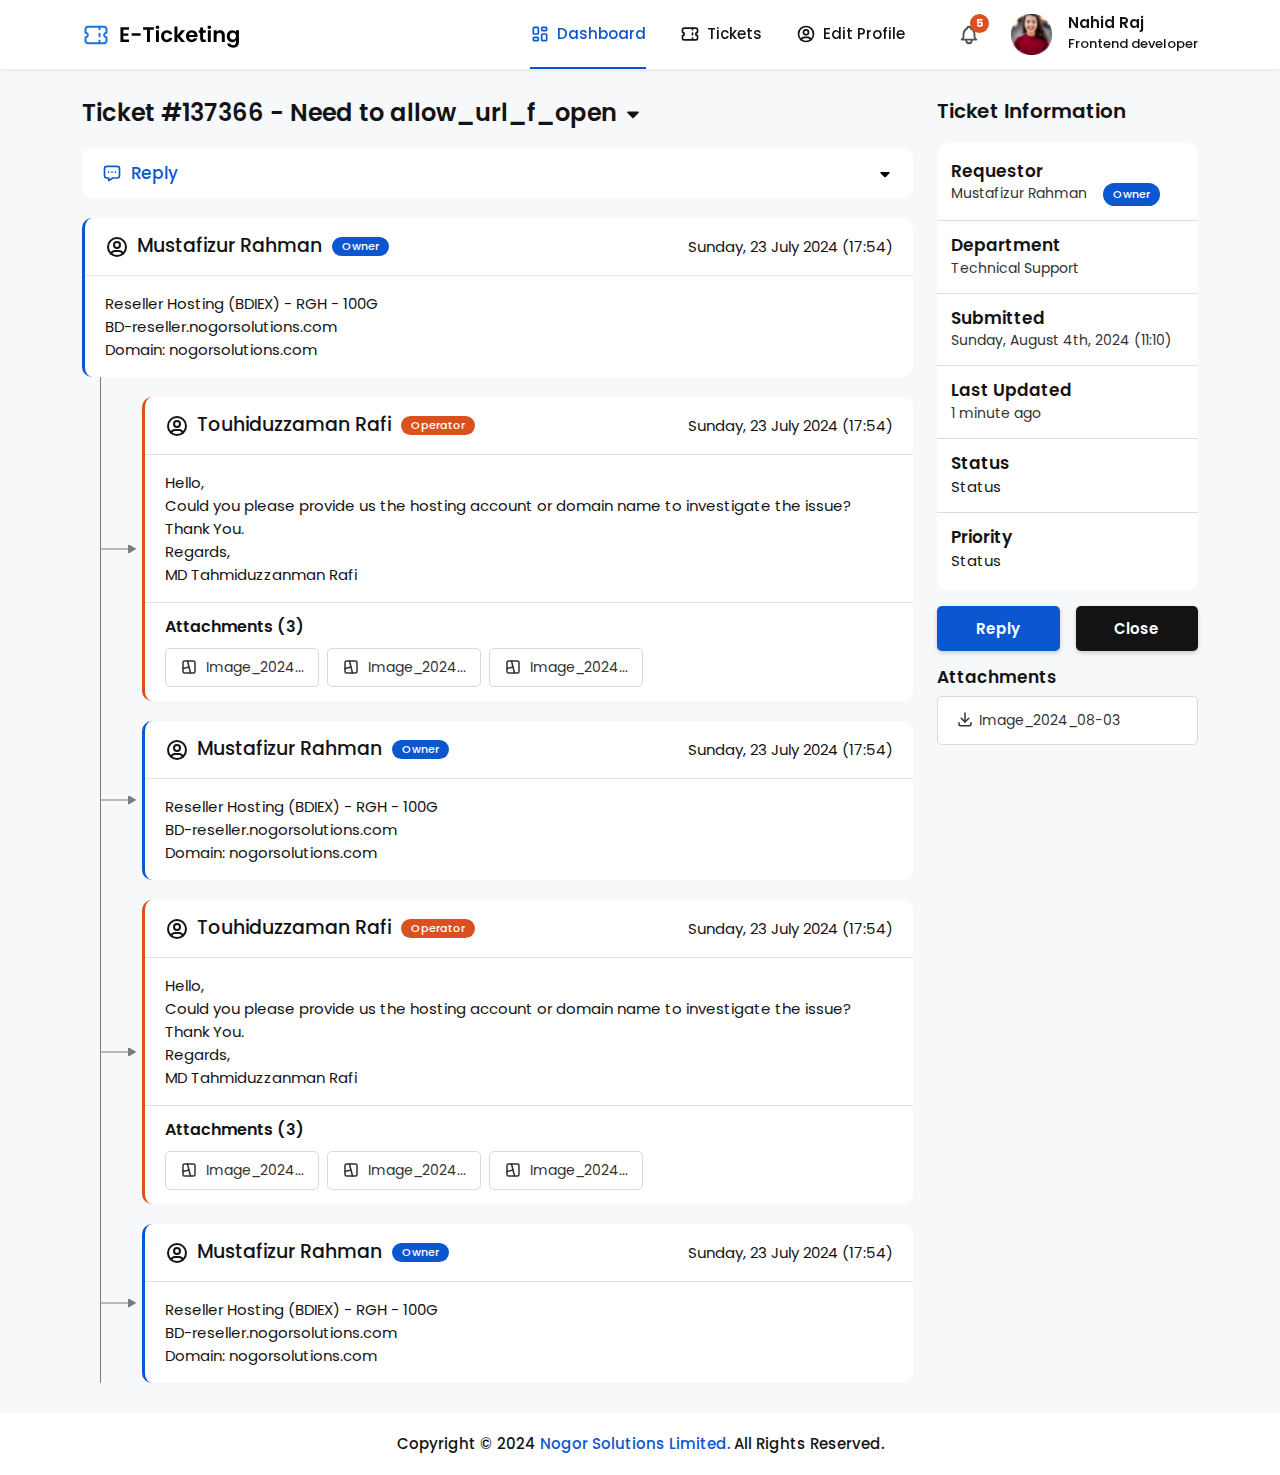
<file: ticket-view.html>
<!DOCTYPE html>
<html lang="en">

<head>
  <meta charset="UTF-8">
  <meta http-equiv="X-UA-Compatible" content="IE=edge">
  <title>Ticketing System</title>
  <meta name="viewport" content="width=device-width, initial-scale=1.0, minimum-scale=1.0">
  <meta name="description" content="CMS">
  <link rel="shortcut icon" href="images/Fevicon.png" type="image/x-icon">
  <!--all css link -->
  <link rel="stylesheet" href="css/bootstrap.min.css">
  <link rel="stylesheet" href="css/chosen.css">
  <link rel="stylesheet" href="css/style.css">
</head>


<body>
  <!-- full page loading -->
  <div class="fullpage_loader">
    <div class="loader"></div>
  </div>
  <!-- main area start -->
  <main class="e_ticketing_frontend">
    <section class="e_header_area">
      <div class="container">
        <div class="main d-flex align-items-center justify-content-between gap-3">
          <div class="logo">
            <a href="index.html">
              <img src="images/logo.svg" alt="logo">
            </a>
          </div>
          <div class="menus d-none d-xl-flex align-items-center justify-content-end gap-3">
            <div class="menu">
              <ul class="list-unstyled">
                <li class="active_menu"><a href="index.html">
                    <svg xmlns="http://www.w3.org/2000/svg" width="24" height="24" viewBox="0 0 24 24" fill="none"
                      stroke="currentColor" stroke-width="2" stroke-linecap="round" stroke-linejoin="round"
                      class="icon icon-tabler icons-tabler-outline icon-tabler-layout-dashboard">
                      <path stroke="none" d="M0 0h24v24H0z" fill="none" />
                      <path d="M5 4h4a1 1 0 0 1 1 1v6a1 1 0 0 1 -1 1h-4a1 1 0 0 1 -1 -1v-6a1 1 0 0 1 1 -1" />
                      <path d="M5 16h4a1 1 0 0 1 1 1v2a1 1 0 0 1 -1 1h-4a1 1 0 0 1 -1 -1v-2a1 1 0 0 1 1 -1" />
                      <path d="M15 12h4a1 1 0 0 1 1 1v6a1 1 0 0 1 -1 1h-4a1 1 0 0 1 -1 -1v-6a1 1 0 0 1 1 -1" />
                      <path d="M15 4h4a1 1 0 0 1 1 1v2a1 1 0 0 1 -1 1h-4a1 1 0 0 1 -1 -1v-2a1 1 0 0 1 1 -1" /></svg>
                    Dashboard
                  </a></li>
                <li><a href="tickets.html">
                    <svg xmlns="http://www.w3.org/2000/svg" width="24" height="24" viewBox="0 0 24 24" fill="none"
                      stroke="currentColor" stroke-width="2" stroke-linecap="round" stroke-linejoin="round"
                      class="icon icon-tabler icons-tabler-outline icon-tabler-ticket">
                      <path stroke="none" d="M0 0h24v24H0z" fill="none" />
                      <path d="M15 5l0 2" />
                      <path d="M15 11l0 2" />
                      <path d="M15 17l0 2" />
                      <path
                        d="M5 5h14a2 2 0 0 1 2 2v3a2 2 0 0 0 0 4v3a2 2 0 0 1 -2 2h-14a2 2 0 0 1 -2 -2v-3a2 2 0 0 0 0 -4v-3a2 2 0 0 1 2 -2" />
                    </svg>
                    Tickets
                  </a></li>
                <li><a href="edit-profile.html">
                    <svg xmlns="http://www.w3.org/2000/svg" width="24" height="24" viewBox="0 0 24 24" fill="none"
                      stroke="currentColor" stroke-width="2" stroke-linecap="round" stroke-linejoin="round"
                      class="icon icon-tabler icons-tabler-outline icon-tabler-user-circle">
                      <path stroke="none" d="M0 0h24v24H0z" fill="none" />
                      <path d="M12 12m-9 0a9 9 0 1 0 18 0a9 9 0 1 0 -18 0" />
                      <path d="M12 10m-3 0a3 3 0 1 0 6 0a3 3 0 1 0 -6 0" />
                      <path d="M6.168 18.849a4 4 0 0 1 3.832 -2.849h4a4 4 0 0 1 3.834 2.855" /></svg>
                    Edit Profile
                  </a></li>
              </ul>
            </div>
            <div class="menu_options d-flex align-items-center gap-4">
              <div class="icon_box position-relative">
                <button class="icon_btn dropdown_menu bg-transparent border-0 position-relative">
                  <svg xmlns="http://www.w3.org/2000/svg" width="24" height="24" viewBox="0 0 24 24" fill="none"
                    stroke="currentColor" stroke-width="2" stroke-linecap="round" stroke-linejoin="round"
                    class="icon icon-tabler icons-tabler-outline icon-tabler-bell">
                    <path stroke="none" d="M0 0h24v24H0z" fill="none" />
                    <path d="M10 5a2 2 0 1 1 4 0a7 7 0 0 1 4 6v3a4 4 0 0 0 2 3h-16a4 4 0 0 0 2 -3v-3a7 7 0 0 1 4 -6" />
                    <path d="M9 17v1a3 3 0 0 0 6 0v-1" /></svg>
                  <sup
                    class="notification_number position-absolute rounded-pill d-flex justify-content-center align-items-center">5</sup>
                </button>
                <div
                  class="information_box dropdown_menu_info notification_information position-absolute top-100 end-0">
                  <div class="top d-flex justify-content-between align-items-center gap-4">
                    <h3 class="title">Notification</h3>
                    <button class="clear bg-transparent border-0">Clear</button>
                  </div>
                  <div class="list">
                    <!-- <h4 class="no_list">
                      <div><svg  xmlns="http://www.w3.org/2000/svg"  width="24"  height="24"  viewBox="0 0 24 24"  fill="none"  stroke="currentColor"  stroke-width="1.5"  stroke-linecap="round"  stroke-linejoin="round"  class="icon icon-tabler icons-tabler-outline icon-tabler-alarm-minus"><path stroke="none" d="M0 0h24v24H0z" fill="none"/><path d="M12 13m-7 0a7 7 0 1 0 14 0a7 7 0 1 0 -14 0" /><path d="M7 4l-2.75 2" /><path d="M17 4l2.75 2" /><path d="M10 13h4" /></svg></div>
                      No Notification Found
                    </h4> -->
                    <ul class="list-unstyled">
                      <li>
                        <a href="#" class="d-flex w-100 align-items-center">
                          <div class="img"><img src="images/profile-user.png" alt="profile-user"></div>
                          <div class="info">
                            <h4 class="name">Erin Gonzales</h4>
                            <p>comment on your board</p>
                          </div>
                          <div class="time">7:57PM</div>
                        </a>
                      </li>
                      <li>
                        <a href="#" class="d-flex w-100 align-items-center">
                          <div class="img warning">
                            <svg xmlns="http://www.w3.org/2000/svg" width="24" height="24" viewBox="0 0 24 24"
                              fill="none" stroke="currentColor" stroke-width="1.5" stroke-linecap="round"
                              stroke-linejoin="round"
                              class="icon icon-tabler icons-tabler-outline icon-tabler-alert-triangle">
                              <path stroke="none" d="M0 0h24v24H0z" fill="none" />
                              <path d="M12 9v4" />
                              <path
                                d="M10.363 3.591l-8.106 13.534a1.914 1.914 0 0 0 1.636 2.871h16.214a1.914 1.914 0 0 0 1.636 -2.87l-8.106 -13.536a1.914 1.914 0 0 0 -3.274 0z" />
                              <path d="M12 16h.01" /></svg>
                          </div>
                          <div class="info">
                            <h4 class="name">Erin Gonzales</h4>
                            <p>comment on your board</p>
                          </div>
                          <div class="time">7:57PM</div>
                        </a>
                      </li>
                      <li>
                        <a href="#" class="d-flex w-100 align-items-center">
                          <div class="img"><img src="images/profile-user.png" alt="profile-user"></div>
                          <div class="info">
                            <h4 class="name">Erin Gonzales</h4>
                            <p>comment on your board</p>
                          </div>
                          <div class="time">7:57PM</div>
                        </a>
                      </li>
                      <li>
                        <a href="#" class="d-flex w-100 align-items-center">
                          <div class="img"><img src="images/profile-user.png" alt="profile-user"></div>
                          <div class="info">
                            <h4 class="name">Erin Gonzales</h4>
                            <p>comment on your board</p>
                          </div>
                          <div class="time">7:57PM</div>
                        </a>
                      </li>
                      <li>
                        <a href="#" class="d-flex w-100 align-items-center">
                          <div class="img mail">
                            <svg xmlns="http://www.w3.org/2000/svg" width="24" height="24" viewBox="0 0 24 24"
                              fill="none" stroke="currentColor" stroke-width="1.5" stroke-linecap="round"
                              stroke-linejoin="round" class="icon icon-tabler icons-tabler-outline icon-tabler-mail">
                              <path stroke="none" d="M0 0h24v24H0z" fill="none" />
                              <path
                                d="M3 7a2 2 0 0 1 2 -2h14a2 2 0 0 1 2 2v10a2 2 0 0 1 -2 2h-14a2 2 0 0 1 -2 -2v-10z" />
                              <path d="M3 7l9 6l9 -6" /></svg>
                          </div>
                          <div class="info">
                            <h4 class="name">Erin Gonzales</h4>
                            <p>comment on your board</p>
                          </div>
                          <div class="time">7:57PM</div>
                        </a>
                      </li>
                      <li>
                        <a href="#" class="d-flex w-100 align-items-center">
                          <div class="img"><img src="images/profile-user.png" alt="profile-user"></div>
                          <div class="info">
                            <h4 class="name">Erin Gonzales</h4>
                            <p>comment on your board</p>
                          </div>
                          <div class="time">7:57PM</div>
                        </a>
                      </li>
                    </ul>
                  </div>
                  <div class="btm text-center">
                    <button class="view w-100">View All</button>
                  </div>
                </div>
              </div>
              <button
                class="user_box d-flex align-items-center gap-3 bg-transparent border-0 text-start position-relative">
                <div class="img">
                  <img src="images/profile-user.png" alt="profile-user">
                </div>
                <div class="name">
                  <h4 class="nm">Nahid Raj</h4>
                  <small>Frontend developer</small>
                </div>
                <div class="user_dropdown_menu">
                  <ul class="list-unstyled">
                    <li><a href="#">
                      <svg  xmlns="http://www.w3.org/2000/svg"  width="24"  height="24"  viewBox="0 0 24 24"  fill="none"  stroke="currentColor"  stroke-width="2"  stroke-linecap="round"  stroke-linejoin="round"  class="icon icon-tabler icons-tabler-outline icon-tabler-layout-dashboard"><path stroke="none" d="M0 0h24v24H0z" fill="none"/><path d="M5 4h4a1 1 0 0 1 1 1v6a1 1 0 0 1 -1 1h-4a1 1 0 0 1 -1 -1v-6a1 1 0 0 1 1 -1" /><path d="M5 16h4a1 1 0 0 1 1 1v2a1 1 0 0 1 -1 1h-4a1 1 0 0 1 -1 -1v-2a1 1 0 0 1 1 -1" /><path d="M15 12h4a1 1 0 0 1 1 1v6a1 1 0 0 1 -1 1h-4a1 1 0 0 1 -1 -1v-6a1 1 0 0 1 1 -1" /><path d="M15 4h4a1 1 0 0 1 1 1v2a1 1 0 0 1 -1 1h-4a1 1 0 0 1 -1 -1v-2a1 1 0 0 1 1 -1" /></svg>
                      Dashboard</a></li>
                    <li><a href="#">
                      <svg  xmlns="http://www.w3.org/2000/svg"  width="24"  height="24"  viewBox="0 0 24 24"  fill="none"  stroke="currentColor"  stroke-width="2"  stroke-linecap="round"  stroke-linejoin="round"  class="icon icon-tabler icons-tabler-outline icon-tabler-ticket"><path stroke="none" d="M0 0h24v24H0z" fill="none"/><path d="M15 5l0 2" /><path d="M15 11l0 2" /><path d="M15 17l0 2" /><path d="M5 5h14a2 2 0 0 1 2 2v3a2 2 0 0 0 0 4v3a2 2 0 0 1 -2 2h-14a2 2 0 0 1 -2 -2v-3a2 2 0 0 0 0 -4v-3a2 2 0 0 1 2 -2" /></svg>
                      Tickets</a></li>
                    <li><a href="#">
                      <svg  xmlns="http://www.w3.org/2000/svg"  width="24"  height="24"  viewBox="0 0 24 24"  fill="none"  stroke="currentColor"  stroke-width="2"  stroke-linecap="round"  stroke-linejoin="round"  class="icon icon-tabler icons-tabler-outline icon-tabler-user-circle"><path stroke="none" d="M0 0h24v24H0z" fill="none"/><path d="M12 12m-9 0a9 9 0 1 0 18 0a9 9 0 1 0 -18 0" /><path d="M12 10m-3 0a3 3 0 1 0 6 0a3 3 0 1 0 -6 0" /><path d="M6.168 18.849a4 4 0 0 1 3.832 -2.849h4a4 4 0 0 1 3.834 2.855" /></svg>
                      Edit Profile</a></li>
                    <li><a href="#">
                      <svg  xmlns="http://www.w3.org/2000/svg"  width="24"  height="24"  viewBox="0 0 24 24"  fill="none"  stroke="currentColor"  stroke-width="2"  stroke-linecap="round"  stroke-linejoin="round"  class="icon icon-tabler icons-tabler-outline icon-tabler-logout"><path stroke="none" d="M0 0h24v24H0z" fill="none"/><path d="M14 8v-2a2 2 0 0 0 -2 -2h-7a2 2 0 0 0 -2 2v12a2 2 0 0 0 2 2h7a2 2 0 0 0 2 -2v-2" /><path d="M9 12h12l-3 -3" /><path d="M18 15l3 -3" /></svg>
                      Log Out</a></li>
                  </ul>
                </div>
              </button>
            </div>
          </div>
          <button class="menu_bar d-xl-none">
            <svg xmlns="http://www.w3.org/2000/svg" width="24" height="24" viewBox="0 0 24 24" fill="none"
              stroke="currentColor" stroke-width="2" stroke-linecap="round" stroke-linejoin="round"
              class="icon icon-tabler icons-tabler-outline icon-tabler-menu-2">
              <path stroke="none" d="M0 0h24v24H0z" fill="none" />
              <path d="M4 6l16 0" />
              <path d="M4 12l16 0" />
              <path d="M4 18l16 0" /></svg>
          </button>
        </div>
        <!-- mobile navbar start -->
        <div class="mobile-menu-area d-block d-xl-none">
          <div class="mobile-menu-overlay"></div>
          <div class="mobile-menu-main">
            <div class="logo">
              <a href="index.html">
                <img src="images/logo.svg" alt="logo">
              </a>
            </div>
            <div class="close-mobile-menu"><i class="fas fa-times"></i></div>
            <div class="menu-body">
              <div class="menu-list">
                <ul class="list-unstyled">
                  <li class="sub-mobile-menu">
                    <a href="index.html">Home</a>
                  </li>
                  <li class="sub-mobile-menu">
                    <a href="tickets.html">Tickets</a>
                  </li>
                  <li class="sub-mobile-menu">
                    <a href="edit-profile.html">Edit Profile</a>
                  </li>
                  <li class="sub-mobile-menu">
                    <a href="login.html">Logout</a>
                  </li>
                </ul>
              </div>
              <button class="user_box d-flex align-items-center gap-3 bg-transparent border-0 text-start">
                <div class="img">
                  <img src="images/profile-user.png" alt="profile-user">
                </div>
                <div class="name">
                  <h4 class="nm">Nahid Raj</h4>
                  <small>Frontend developer</small>
                </div>
              </button>
            </div>
          </div>
        </div>
      </div>
    </section>
    <section class="content_body">
      <div class="container">
        <div class="row gy-5">
          <div class="col-xl-9">
            <div class="page_header">
              <div class="row g-4">
                <div class="col-xl-9 align-self-center">
                  <button class="bg-transparent border-0 ticket_info_btn" data-bs-toggle="collapse"
                    data-bs-target="#collapseExample">
                    <h4 class="title">
                      Ticket #137366 - Need to allow_url_f_open
                      <svg xmlns="http://www.w3.org/2000/svg" width="20" height="20" viewBox="0 0 24 24"
                        fill="currentColor" class="icon icon-tabler icons-tabler-filled icon-tabler-caret-down">
                        <path stroke="none" d="M0 0h24v24H0z" fill="none" />
                        <path
                          d="M18 9c.852 0 1.297 .986 .783 1.623l-.076 .084l-6 6a1 1 0 0 1 -1.32 .083l-.094 -.083l-6 -6l-.083 -.094l-.054 -.077l-.054 -.096l-.017 -.036l-.027 -.067l-.032 -.108l-.01 -.053l-.01 -.06l-.004 -.057v-.118l.005 -.058l.009 -.06l.01 -.052l.032 -.108l.027 -.067l.07 -.132l.065 -.09l.073 -.081l.094 -.083l.077 -.054l.096 -.054l.036 -.017l.067 -.027l.108 -.032l.053 -.01l.06 -.01l.057 -.004l12.059 -.002z" />
                      </svg>
                    </h4>
                  </button>
                  <div class="collapse mt-3 ticket_info_details" id="collapseExample">
                    Lorem ipsum dolor sit, amet consectetur adipisicing elit. Corrupti est totam fugiat eligendi harum
                    qui
                    at quam laudantium, tempore recusandae velit expedita quibusdam maiores facere rem voluptate saepe
                    dicta
                    enim cum nam. Reiciendis quo quam totam repudiandae sed cum quaerat.
                  </div>
                </div>
              </div>
            </div>
            <div class="reply_box">
              <button data-bs-toggle="collapse" data-bs-target="#collapseExample1"
                class="reply_btn d-flex align-items-center justify-content-between gap-3">
                <div class="text">
                  <svg xmlns="http://www.w3.org/2000/svg" width="24" height="24" viewBox="0 0 24 24" fill="none"
                    stroke="currentColor" stroke-width="2" stroke-linecap="round" stroke-linejoin="round"
                    class="icon icon-tabler icons-tabler-outline icon-tabler-message-dots">
                    <path stroke="none" d="M0 0h24v24H0z" fill="none" />
                    <path d="M12 11v.01" />
                    <path d="M8 11v.01" />
                    <path d="M16 11v.01" />
                    <path d="M18 4a3 3 0 0 1 3 3v8a3 3 0 0 1 -3 3h-5l-5 3v-3h-2a3 3 0 0 1 -3 -3v-8a3 3 0 0 1 3 -3z" />
                  </svg>
                  Reply
                </div>
                <div class="icon">
                  <svg xmlns="http://www.w3.org/2000/svg" width="16" height="16" viewBox="0 0 24 24" fill="currentColor"
                    class="icon icon-tabler icons-tabler-filled icon-tabler-caret-down">
                    <path stroke="none" d="M0 0h24v24H0z" fill="none" />
                    <path
                      d="M18 9c.852 0 1.297 .986 .783 1.623l-.076 .084l-6 6a1 1 0 0 1 -1.32 .083l-.094 -.083l-6 -6l-.083 -.094l-.054 -.077l-.054 -.096l-.017 -.036l-.027 -.067l-.032 -.108l-.01 -.053l-.01 -.06l-.004 -.057v-.118l.005 -.058l.009 -.06l.01 -.052l.032 -.108l.027 -.067l.07 -.132l.065 -.09l.073 -.081l.094 -.083l.077 -.054l.096 -.054l.036 -.017l.067 -.027l.108 -.032l.053 -.01l.06 -.01l.057 -.004l12.059 -.002z" />
                  </svg>
                </div>
              </button>
              <div id="collapseExample1" class="collapse reply_form_box">
                <div class="row g-3">
                  <div class="col-lg-6">
                    <div class="form-group">
                      <label class="form-label">Name</label>
                      <div class="input-group position-relative">
                        <input type="text" class="form-control" disabled value="Mustafizur Rahman"
                          placeholder="Enter you name">
                      </div>
                    </div>
                  </div>
                  <div class="col-lg-6">
                    <div class="form-group">
                      <label class="form-label">Email Address</label>
                      <div class="input-group position-relative">
                        <input type="text" class="form-control" disabled value="Mustafizur Rahman"
                          placeholder="Enter you email">
                      </div>
                    </div>
                  </div>
                  <div class="col-lg-12">
                    <div class="form-group">
                      <label class="form-label d-flex justify-content-between align-items-center gap-4">
                        Message
                      </label>
                      <div class="input-group position-relative">
                        <textarea rows="6" class="textarea-control h-auto"></textarea>
                      </div>
                    </div>
                  </div>
                  <div class="col-lg-12">
                    <button type="button" class="theme_btn">
                      Submit</button>
                  </div>
                </div>
              </div>
            </div>
            <div class="messages_area">
              <div class="msg_box message_owner">
                <div class="msg_header d-flex flex-wrap gap-1 align-items-center justify-content-between">
                  <div class="user d-flex flex-wrap align-items-center gap-2">
                    <span class="icon">
                      <svg xmlns="http://www.w3.org/2000/svg" width="24" height="24" viewBox="0 0 24 24" fill="none"
                        stroke="currentColor" stroke-width="2" stroke-linecap="round" stroke-linejoin="round"
                        class="icon icon-tabler icons-tabler-outline icon-tabler-user-circle">
                        <path stroke="none" d="M0 0h24v24H0z" fill="none" />
                        <path d="M12 12m-9 0a9 9 0 1 0 18 0a9 9 0 1 0 -18 0" />
                        <path d="M12 10m-3 0a3 3 0 1 0 6 0a3 3 0 1 0 -6 0" />
                        <path d="M6.168 18.849a4 4 0 0 1 3.832 -2.849h4a4 4 0 0 1 3.834 2.855" /></svg>
                    </span>
                    <h4 class="title">Mustafizur Rahman <span class="tags">Owner</span></h4>
                  </div>
                  <div class="time">
                    <p>Sunday, 23 July 2024 (17:54)</p>
                  </div>
                </div>
                <div class="msg_body">
                  <p>Reseller Hosting (BDIEX) - RGH - 100G</p>
                  <p>BD-reseller.nogorsolutions.com</p>
                  <p>Domain: nogorsolutions.com</p>
                </div>
              </div>
              <div class="msg_box message_client child_msg">
                <div class="msg_header d-flex flex-wrap gap-1 align-items-center justify-content-between">
                  <div class="user d-flex flex-wrap align-items-center gap-2">
                    <span class="icon">
                      <svg xmlns="http://www.w3.org/2000/svg" width="24" height="24" viewBox="0 0 24 24" fill="none"
                        stroke="currentColor" stroke-width="2" stroke-linecap="round" stroke-linejoin="round"
                        class="icon icon-tabler icons-tabler-outline icon-tabler-user-circle">
                        <path stroke="none" d="M0 0h24v24H0z" fill="none" />
                        <path d="M12 12m-9 0a9 9 0 1 0 18 0a9 9 0 1 0 -18 0" />
                        <path d="M12 10m-3 0a3 3 0 1 0 6 0a3 3 0 1 0 -6 0" />
                        <path d="M6.168 18.849a4 4 0 0 1 3.832 -2.849h4a4 4 0 0 1 3.834 2.855" /></svg>
                    </span>
                    <h4 class="title">Touhiduzzaman Rafi <span class="tags client">Operator</span></h4>
                  </div>
                  <div class="time">
                    <p>Sunday, 23 July 2024 (17:54)</p>
                  </div>
                </div>
                <div class="msg_body">
                  <p>Hello,</p>
                  <p>Could you please provide us the hosting account or domain name to investigate the issue?</p>
                  <p>Thank You.</p>
                  <p>Regards,</p>
                  <p>MD Tahmiduzzanman Rafi</p>
                </div>
                <div class="msg_footer">
                  <h4 class="title">Attachments (3)</h4>
                  <div class="d-flex flex-wrap align-items-center gap-2">
                    <button class="d-flex align-items-center gap-2">
                      <svg xmlns="http://www.w3.org/2000/svg" width="24" height="24" viewBox="0 0 24 24" fill="none"
                        stroke="currentColor" stroke-width="2" stroke-linecap="round" stroke-linejoin="round"
                        class="icon icon-tabler icons-tabler-outline icon-tabler-layout-collage">
                        <path stroke="none" d="M0 0h24v24H0z" fill="none" />
                        <path d="M4 4m0 2a2 2 0 0 1 2 -2h12a2 2 0 0 1 2 2v12a2 2 0 0 1 -2 2h-12a2 2 0 0 1 -2 -2z" />
                        <path d="M10 4l4 16" />
                        <path d="M12 12l-8 2" /></svg>
                      <span class="line-limit-1">Image_2024...</span>
                    </button>
                    <button class="d-flex align-items-center gap-2">
                      <svg xmlns="http://www.w3.org/2000/svg" width="24" height="24" viewBox="0 0 24 24" fill="none"
                        stroke="currentColor" stroke-width="2" stroke-linecap="round" stroke-linejoin="round"
                        class="icon icon-tabler icons-tabler-outline icon-tabler-layout-collage">
                        <path stroke="none" d="M0 0h24v24H0z" fill="none" />
                        <path d="M4 4m0 2a2 2 0 0 1 2 -2h12a2 2 0 0 1 2 2v12a2 2 0 0 1 -2 2h-12a2 2 0 0 1 -2 -2z" />
                        <path d="M10 4l4 16" />
                        <path d="M12 12l-8 2" /></svg>
                      <span class="line-limit-1">Image_2024...</span>
                    </button>
                    <button class="d-flex align-items-center gap-2">
                      <svg xmlns="http://www.w3.org/2000/svg" width="24" height="24" viewBox="0 0 24 24" fill="none"
                        stroke="currentColor" stroke-width="2" stroke-linecap="round" stroke-linejoin="round"
                        class="icon icon-tabler icons-tabler-outline icon-tabler-layout-collage">
                        <path stroke="none" d="M0 0h24v24H0z" fill="none" />
                        <path d="M4 4m0 2a2 2 0 0 1 2 -2h12a2 2 0 0 1 2 2v12a2 2 0 0 1 -2 2h-12a2 2 0 0 1 -2 -2z" />
                        <path d="M10 4l4 16" />
                        <path d="M12 12l-8 2" /></svg>
                      <span class="line-limit-1">Image_2024...</span>
                    </button>
                  </div>
                </div>
              </div>
              <div class="msg_box message_owner child_msg">
                <div class="msg_header d-flex flex-wrap gap-1 align-items-center justify-content-between">
                  <div class="user d-flex flex-wrap align-items-center gap-2">
                    <span class="icon">
                      <svg xmlns="http://www.w3.org/2000/svg" width="24" height="24" viewBox="0 0 24 24" fill="none"
                        stroke="currentColor" stroke-width="2" stroke-linecap="round" stroke-linejoin="round"
                        class="icon icon-tabler icons-tabler-outline icon-tabler-user-circle">
                        <path stroke="none" d="M0 0h24v24H0z" fill="none" />
                        <path d="M12 12m-9 0a9 9 0 1 0 18 0a9 9 0 1 0 -18 0" />
                        <path d="M12 10m-3 0a3 3 0 1 0 6 0a3 3 0 1 0 -6 0" />
                        <path d="M6.168 18.849a4 4 0 0 1 3.832 -2.849h4a4 4 0 0 1 3.834 2.855" /></svg>
                    </span>
                    <h4 class="title">Mustafizur Rahman <span class="tags">Owner</span></h4>
                  </div>
                  <div class="time">
                    <p>Sunday, 23 July 2024 (17:54)</p>
                  </div>
                </div>
                <div class="msg_body">
                  <p>Reseller Hosting (BDIEX) - RGH - 100G</p>
                  <p>BD-reseller.nogorsolutions.com</p>
                  <p>Domain: nogorsolutions.com</p>
                </div>
              </div>
              <div class="msg_box message_client child_msg">
                <div class="msg_header d-flex flex-wrap gap-1 align-items-center justify-content-between">
                  <div class="user d-flex flex-wrap align-items-center gap-2">
                    <span class="icon">
                      <svg xmlns="http://www.w3.org/2000/svg" width="24" height="24" viewBox="0 0 24 24" fill="none"
                        stroke="currentColor" stroke-width="2" stroke-linecap="round" stroke-linejoin="round"
                        class="icon icon-tabler icons-tabler-outline icon-tabler-user-circle">
                        <path stroke="none" d="M0 0h24v24H0z" fill="none" />
                        <path d="M12 12m-9 0a9 9 0 1 0 18 0a9 9 0 1 0 -18 0" />
                        <path d="M12 10m-3 0a3 3 0 1 0 6 0a3 3 0 1 0 -6 0" />
                        <path d="M6.168 18.849a4 4 0 0 1 3.832 -2.849h4a4 4 0 0 1 3.834 2.855" /></svg>
                    </span>
                    <h4 class="title">Touhiduzzaman Rafi <span class="tags client">Operator</span></h4>
                  </div>
                  <div class="time">
                    <p>Sunday, 23 July 2024 (17:54)</p>
                  </div>
                </div>
                <div class="msg_body">
                  <p>Hello,</p>
                  <p>Could you please provide us the hosting account or domain name to investigate the issue?</p>
                  <p>Thank You.</p>
                  <p>Regards,</p>
                  <p>MD Tahmiduzzanman Rafi</p>
                </div>
                <div class="msg_footer">
                  <h4 class="title">Attachments (3)</h4>
                  <div class="d-flex flex-wrap align-items-center gap-2">
                    <button class="d-flex align-items-center gap-2">
                      <svg xmlns="http://www.w3.org/2000/svg" width="24" height="24" viewBox="0 0 24 24" fill="none"
                        stroke="currentColor" stroke-width="2" stroke-linecap="round" stroke-linejoin="round"
                        class="icon icon-tabler icons-tabler-outline icon-tabler-layout-collage">
                        <path stroke="none" d="M0 0h24v24H0z" fill="none" />
                        <path d="M4 4m0 2a2 2 0 0 1 2 -2h12a2 2 0 0 1 2 2v12a2 2 0 0 1 -2 2h-12a2 2 0 0 1 -2 -2z" />
                        <path d="M10 4l4 16" />
                        <path d="M12 12l-8 2" /></svg>
                      <span class="line-limit-1">Image_2024...</span>
                    </button>
                    <button class="d-flex align-items-center gap-2">
                      <svg xmlns="http://www.w3.org/2000/svg" width="24" height="24" viewBox="0 0 24 24" fill="none"
                        stroke="currentColor" stroke-width="2" stroke-linecap="round" stroke-linejoin="round"
                        class="icon icon-tabler icons-tabler-outline icon-tabler-layout-collage">
                        <path stroke="none" d="M0 0h24v24H0z" fill="none" />
                        <path d="M4 4m0 2a2 2 0 0 1 2 -2h12a2 2 0 0 1 2 2v12a2 2 0 0 1 -2 2h-12a2 2 0 0 1 -2 -2z" />
                        <path d="M10 4l4 16" />
                        <path d="M12 12l-8 2" /></svg>
                      <span class="line-limit-1">Image_2024...</span>
                    </button>
                    <button class="d-flex align-items-center gap-2">
                      <svg xmlns="http://www.w3.org/2000/svg" width="24" height="24" viewBox="0 0 24 24" fill="none"
                        stroke="currentColor" stroke-width="2" stroke-linecap="round" stroke-linejoin="round"
                        class="icon icon-tabler icons-tabler-outline icon-tabler-layout-collage">
                        <path stroke="none" d="M0 0h24v24H0z" fill="none" />
                        <path d="M4 4m0 2a2 2 0 0 1 2 -2h12a2 2 0 0 1 2 2v12a2 2 0 0 1 -2 2h-12a2 2 0 0 1 -2 -2z" />
                        <path d="M10 4l4 16" />
                        <path d="M12 12l-8 2" /></svg>
                      <span class="line-limit-1">Image_2024...</span>
                    </button>
                  </div>
                </div>
              </div>
              <div class="msg_box message_owner child_msg">
                <div class="msg_header d-flex flex-wrap gap-1 align-items-center justify-content-between">
                  <div class="user d-flex flex-wrap align-items-center gap-2">
                    <span class="icon">
                      <svg xmlns="http://www.w3.org/2000/svg" width="24" height="24" viewBox="0 0 24 24" fill="none"
                        stroke="currentColor" stroke-width="2" stroke-linecap="round" stroke-linejoin="round"
                        class="icon icon-tabler icons-tabler-outline icon-tabler-user-circle">
                        <path stroke="none" d="M0 0h24v24H0z" fill="none" />
                        <path d="M12 12m-9 0a9 9 0 1 0 18 0a9 9 0 1 0 -18 0" />
                        <path d="M12 10m-3 0a3 3 0 1 0 6 0a3 3 0 1 0 -6 0" />
                        <path d="M6.168 18.849a4 4 0 0 1 3.832 -2.849h4a4 4 0 0 1 3.834 2.855" /></svg>
                    </span>
                    <h4 class="title">Mustafizur Rahman <span class="tags">Owner</span></h4>
                  </div>
                  <div class="time">
                    <p>Sunday, 23 July 2024 (17:54)</p>
                  </div>
                </div>
                <div class="msg_body">
                  <p>Reseller Hosting (BDIEX) - RGH - 100G</p>
                  <p>BD-reseller.nogorsolutions.com</p>
                  <p>Domain: nogorsolutions.com</p>
                </div>
              </div>
            </div>
          </div>
          <div class="col-xl-3">
            <div class="page_header">
              <h4 class="title fs-5">Ticket Information</h4>
            </div>
            <div class="ticket_information_sidebar">
              <div class="box">
                <ul class="list-unstyled">
                  <li>
                    <h3 class="title">Requestor</h3>
                    <p class="d-flex gap-3">Mustafizur Rahman <span class="tags">Owner</span></p>
                  </li>
                  <li>
                    <h3 class="title">Department</h3>
                    <p>Technical Support</p>
                  </li>
                  <li>
                    <h3 class="title">Submitted</h3>
                    <p>Sunday, August 4th, 2024 (11:10)</p>
                  </li>
                  <li>
                    <h3 class="title">Last Updated</h3>
                    <p>1 minute ago</p>
                  </li>
                  <li>
                    <h3 class="title">Status</h3>
                    <span class="statuss">Status</span>
                  </li>
                  <li>
                    <h3 class="title">Priority</h3>
                    <span class="statuss priority">Status</span>
                  </li>
                </ul>
              </div>
              <div class="button_groups d-flex gap-3">
                <button>Reply</button>
                <button class="close">Close</button>
              </div>
              <div class="attachments">
                <h4 class="a_title">Attachments</h4>
                <button class="atc_box w-100 d-flex align-items-center">
                  <svg xmlns="http://www.w3.org/2000/svg" width="18" height="18" viewBox="0 0 24 24" fill="none"
                    stroke="currentColor" stroke-width="2" stroke-linecap="round" stroke-linejoin="round"
                    class="icon icon-tabler icons-tabler-outline icon-tabler-download">
                    <path stroke="none" d="M0 0h24v24H0z" fill="none" />
                    <path d="M4 17v2a2 2 0 0 0 2 2h12a2 2 0 0 0 2 -2v-2" />
                    <path d="M7 11l5 5l5 -5" />
                    <path d="M12 4l0 12" /></svg>
                  <span class="line-limit-1">Image_2024_08-03</span>
                </button>
              </div>
            </div>
          </div>
        </div>
      </div>
    </section>
    <footer class="footer_area text-center">
      <p>Copyright © 2024 <a href="#">Nogor Solutions Limited.</a> All Rights Reserved.</p>
    </footer>
  </main>
  <!-- main area end -->


  <!-- all js link -->
  <script src="js/jquery-3.6.0.min.js"></script>
  <script src="js/bootstrap.bundle.min.js"></script>
  <script src="js/chosen.jquery.min.js"></script>
  <script src="js/chart.js"></script>
  <script src="js/script.js"></script>
</body>

</html>
</script>
</file>
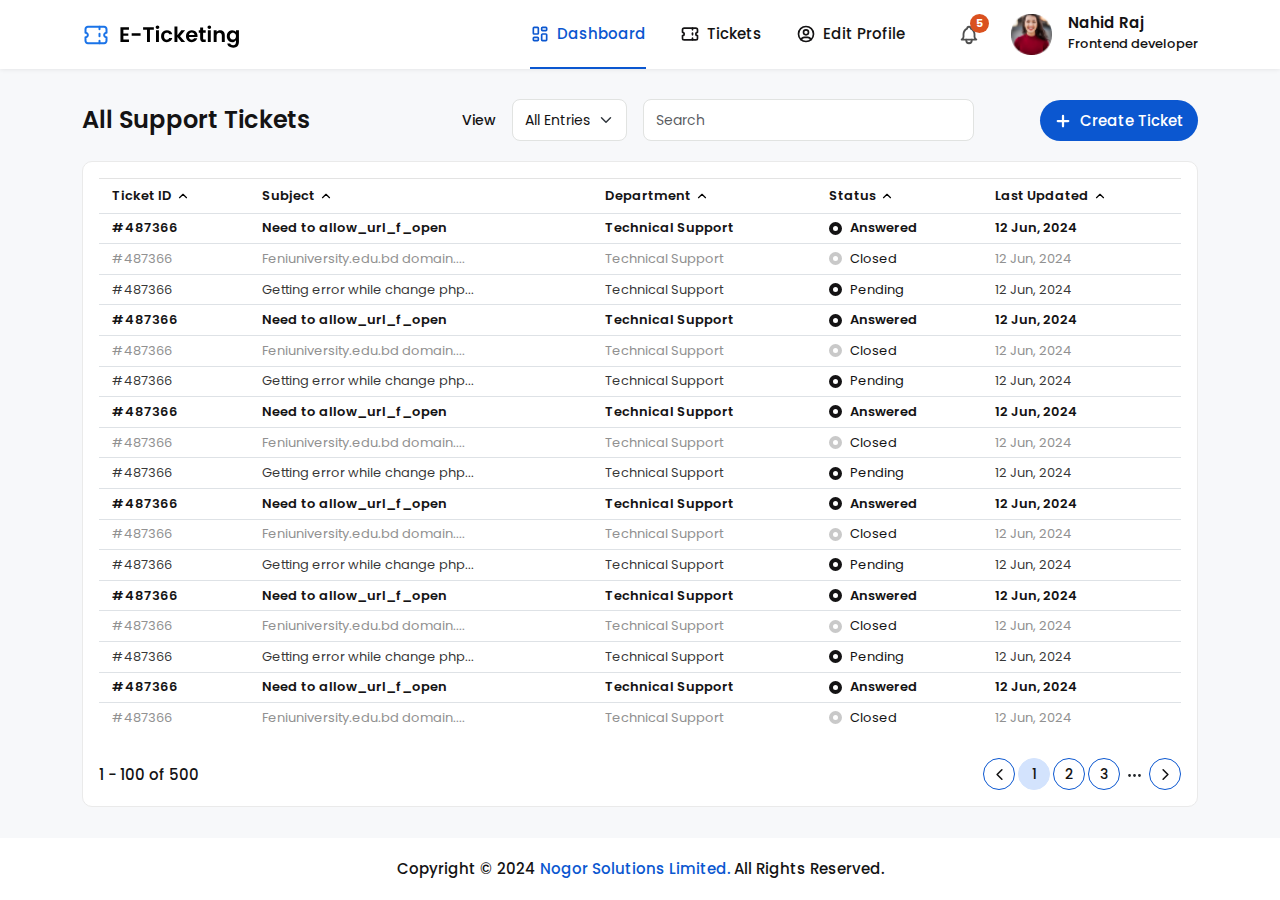
<file: tickets.html>
<!DOCTYPE html>
<html lang="en">

<head>
  <meta charset="UTF-8">
  <meta http-equiv="X-UA-Compatible" content="IE=edge">
  <title>Ticketing System</title>
  <meta name="viewport" content="width=device-width, initial-scale=1.0, minimum-scale=1.0">
  <meta name="description" content="CMS">
  <link rel="shortcut icon" href="images/Fevicon.png" type="image/x-icon">
  <!--all css link -->
  <link rel="stylesheet" href="css/bootstrap.min.css">
  <link rel="stylesheet" href="css/chosen.css">
  <link rel="stylesheet" href="css/style.css">
</head>


<body>
  <!-- full page loading -->
  <div class="fullpage_loader">
    <div class="loader"></div>
  </div>
  <!-- main area start -->
  <main class="e_ticketing_frontend">
    <section class="e_header_area">
      <div class="container">
        <div class="main d-flex align-items-center justify-content-between gap-3">
          <div class="logo">
            <a href="index.html">
              <img src="images/logo.svg" alt="logo">
            </a>
          </div>
          <div class="menus d-none d-xl-flex align-items-center justify-content-end gap-3">
            <div class="menu">
              <ul class="list-unstyled">
                <li class="active_menu"><a href="index.html">
                    <svg xmlns="http://www.w3.org/2000/svg" width="24" height="24" viewBox="0 0 24 24" fill="none"
                      stroke="currentColor" stroke-width="2" stroke-linecap="round" stroke-linejoin="round"
                      class="icon icon-tabler icons-tabler-outline icon-tabler-layout-dashboard">
                      <path stroke="none" d="M0 0h24v24H0z" fill="none" />
                      <path d="M5 4h4a1 1 0 0 1 1 1v6a1 1 0 0 1 -1 1h-4a1 1 0 0 1 -1 -1v-6a1 1 0 0 1 1 -1" />
                      <path d="M5 16h4a1 1 0 0 1 1 1v2a1 1 0 0 1 -1 1h-4a1 1 0 0 1 -1 -1v-2a1 1 0 0 1 1 -1" />
                      <path d="M15 12h4a1 1 0 0 1 1 1v6a1 1 0 0 1 -1 1h-4a1 1 0 0 1 -1 -1v-6a1 1 0 0 1 1 -1" />
                      <path d="M15 4h4a1 1 0 0 1 1 1v2a1 1 0 0 1 -1 1h-4a1 1 0 0 1 -1 -1v-2a1 1 0 0 1 1 -1" /></svg>
                    Dashboard
                  </a></li>
                <li><a href="tickets.html">
                    <svg xmlns="http://www.w3.org/2000/svg" width="24" height="24" viewBox="0 0 24 24" fill="none"
                      stroke="currentColor" stroke-width="2" stroke-linecap="round" stroke-linejoin="round"
                      class="icon icon-tabler icons-tabler-outline icon-tabler-ticket">
                      <path stroke="none" d="M0 0h24v24H0z" fill="none" />
                      <path d="M15 5l0 2" />
                      <path d="M15 11l0 2" />
                      <path d="M15 17l0 2" />
                      <path
                        d="M5 5h14a2 2 0 0 1 2 2v3a2 2 0 0 0 0 4v3a2 2 0 0 1 -2 2h-14a2 2 0 0 1 -2 -2v-3a2 2 0 0 0 0 -4v-3a2 2 0 0 1 2 -2" />
                    </svg>
                    Tickets
                  </a></li>
                <li><a href="edit-profile.html">
                    <svg xmlns="http://www.w3.org/2000/svg" width="24" height="24" viewBox="0 0 24 24" fill="none"
                      stroke="currentColor" stroke-width="2" stroke-linecap="round" stroke-linejoin="round"
                      class="icon icon-tabler icons-tabler-outline icon-tabler-user-circle">
                      <path stroke="none" d="M0 0h24v24H0z" fill="none" />
                      <path d="M12 12m-9 0a9 9 0 1 0 18 0a9 9 0 1 0 -18 0" />
                      <path d="M12 10m-3 0a3 3 0 1 0 6 0a3 3 0 1 0 -6 0" />
                      <path d="M6.168 18.849a4 4 0 0 1 3.832 -2.849h4a4 4 0 0 1 3.834 2.855" /></svg>
                    Edit Profile
                  </a></li>
              </ul>
            </div>
            <div class="menu_options d-flex align-items-center gap-4">
              <div class="icon_box position-relative">
                <button class="icon_btn dropdown_menu bg-transparent border-0 position-relative">
                  <svg xmlns="http://www.w3.org/2000/svg" width="24" height="24" viewBox="0 0 24 24" fill="none"
                    stroke="currentColor" stroke-width="2" stroke-linecap="round" stroke-linejoin="round"
                    class="icon icon-tabler icons-tabler-outline icon-tabler-bell">
                    <path stroke="none" d="M0 0h24v24H0z" fill="none" />
                    <path d="M10 5a2 2 0 1 1 4 0a7 7 0 0 1 4 6v3a4 4 0 0 0 2 3h-16a4 4 0 0 0 2 -3v-3a7 7 0 0 1 4 -6" />
                    <path d="M9 17v1a3 3 0 0 0 6 0v-1" /></svg>
                  <sup
                    class="notification_number position-absolute rounded-pill d-flex justify-content-center align-items-center">5</sup>
                </button>
                <div
                  class="information_box dropdown_menu_info notification_information position-absolute top-100 end-0">
                  <div class="top d-flex justify-content-between align-items-center gap-4">
                    <h3 class="title">Notification</h3>
                    <button class="clear bg-transparent border-0">Clear</button>
                  </div>
                  <div class="list">
                    <!-- <h4 class="no_list">
                      <div><svg  xmlns="http://www.w3.org/2000/svg"  width="24"  height="24"  viewBox="0 0 24 24"  fill="none"  stroke="currentColor"  stroke-width="1.5"  stroke-linecap="round"  stroke-linejoin="round"  class="icon icon-tabler icons-tabler-outline icon-tabler-alarm-minus"><path stroke="none" d="M0 0h24v24H0z" fill="none"/><path d="M12 13m-7 0a7 7 0 1 0 14 0a7 7 0 1 0 -14 0" /><path d="M7 4l-2.75 2" /><path d="M17 4l2.75 2" /><path d="M10 13h4" /></svg></div>
                      No Notification Found
                    </h4> -->
                    <ul class="list-unstyled">
                      <li>
                        <a href="#" class="d-flex w-100 align-items-center">
                          <div class="img"><img src="images/profile-user.png" alt="profile-user"></div>
                          <div class="info">
                            <h4 class="name">Erin Gonzales</h4>
                            <p>comment on your board</p>
                          </div>
                          <div class="time">7:57PM</div>
                        </a>
                      </li>
                      <li>
                        <a href="#" class="d-flex w-100 align-items-center">
                          <div class="img warning">
                            <svg xmlns="http://www.w3.org/2000/svg" width="24" height="24" viewBox="0 0 24 24"
                              fill="none" stroke="currentColor" stroke-width="1.5" stroke-linecap="round"
                              stroke-linejoin="round"
                              class="icon icon-tabler icons-tabler-outline icon-tabler-alert-triangle">
                              <path stroke="none" d="M0 0h24v24H0z" fill="none" />
                              <path d="M12 9v4" />
                              <path
                                d="M10.363 3.591l-8.106 13.534a1.914 1.914 0 0 0 1.636 2.871h16.214a1.914 1.914 0 0 0 1.636 -2.87l-8.106 -13.536a1.914 1.914 0 0 0 -3.274 0z" />
                              <path d="M12 16h.01" /></svg>
                          </div>
                          <div class="info">
                            <h4 class="name">Erin Gonzales</h4>
                            <p>comment on your board</p>
                          </div>
                          <div class="time">7:57PM</div>
                        </a>
                      </li>
                      <li>
                        <a href="#" class="d-flex w-100 align-items-center">
                          <div class="img"><img src="images/profile-user.png" alt="profile-user"></div>
                          <div class="info">
                            <h4 class="name">Erin Gonzales</h4>
                            <p>comment on your board</p>
                          </div>
                          <div class="time">7:57PM</div>
                        </a>
                      </li>
                      <li>
                        <a href="#" class="d-flex w-100 align-items-center">
                          <div class="img"><img src="images/profile-user.png" alt="profile-user"></div>
                          <div class="info">
                            <h4 class="name">Erin Gonzales</h4>
                            <p>comment on your board</p>
                          </div>
                          <div class="time">7:57PM</div>
                        </a>
                      </li>
                      <li>
                        <a href="#" class="d-flex w-100 align-items-center">
                          <div class="img mail">
                            <svg xmlns="http://www.w3.org/2000/svg" width="24" height="24" viewBox="0 0 24 24"
                              fill="none" stroke="currentColor" stroke-width="1.5" stroke-linecap="round"
                              stroke-linejoin="round" class="icon icon-tabler icons-tabler-outline icon-tabler-mail">
                              <path stroke="none" d="M0 0h24v24H0z" fill="none" />
                              <path
                                d="M3 7a2 2 0 0 1 2 -2h14a2 2 0 0 1 2 2v10a2 2 0 0 1 -2 2h-14a2 2 0 0 1 -2 -2v-10z" />
                              <path d="M3 7l9 6l9 -6" /></svg>
                          </div>
                          <div class="info">
                            <h4 class="name">Erin Gonzales</h4>
                            <p>comment on your board</p>
                          </div>
                          <div class="time">7:57PM</div>
                        </a>
                      </li>
                      <li>
                        <a href="#" class="d-flex w-100 align-items-center">
                          <div class="img"><img src="images/profile-user.png" alt="profile-user"></div>
                          <div class="info">
                            <h4 class="name">Erin Gonzales</h4>
                            <p>comment on your board</p>
                          </div>
                          <div class="time">7:57PM</div>
                        </a>
                      </li>
                    </ul>
                  </div>
                  <div class="btm text-center">
                    <button class="view w-100">View All</button>
                  </div>
                </div>
              </div>
              <button
                class="user_box d-flex align-items-center gap-3 bg-transparent border-0 text-start position-relative">
                <div class="img">
                  <img src="images/profile-user.png" alt="profile-user">
                </div>
                <div class="name">
                  <h4 class="nm">Nahid Raj</h4>
                  <small>Frontend developer</small>
                </div>
                <div class="user_dropdown_menu">
                  <ul class="list-unstyled">
                    <li><a href="#">
                        <svg xmlns="http://www.w3.org/2000/svg" width="24" height="24" viewBox="0 0 24 24" fill="none"
                          stroke="currentColor" stroke-width="2" stroke-linecap="round" stroke-linejoin="round"
                          class="icon icon-tabler icons-tabler-outline icon-tabler-layout-dashboard">
                          <path stroke="none" d="M0 0h24v24H0z" fill="none" />
                          <path d="M5 4h4a1 1 0 0 1 1 1v6a1 1 0 0 1 -1 1h-4a1 1 0 0 1 -1 -1v-6a1 1 0 0 1 1 -1" />
                          <path d="M5 16h4a1 1 0 0 1 1 1v2a1 1 0 0 1 -1 1h-4a1 1 0 0 1 -1 -1v-2a1 1 0 0 1 1 -1" />
                          <path d="M15 12h4a1 1 0 0 1 1 1v6a1 1 0 0 1 -1 1h-4a1 1 0 0 1 -1 -1v-6a1 1 0 0 1 1 -1" />
                          <path d="M15 4h4a1 1 0 0 1 1 1v2a1 1 0 0 1 -1 1h-4a1 1 0 0 1 -1 -1v-2a1 1 0 0 1 1 -1" /></svg>
                        Dashboard</a></li>
                    <li><a href="#">
                        <svg xmlns="http://www.w3.org/2000/svg" width="24" height="24" viewBox="0 0 24 24" fill="none"
                          stroke="currentColor" stroke-width="2" stroke-linecap="round" stroke-linejoin="round"
                          class="icon icon-tabler icons-tabler-outline icon-tabler-ticket">
                          <path stroke="none" d="M0 0h24v24H0z" fill="none" />
                          <path d="M15 5l0 2" />
                          <path d="M15 11l0 2" />
                          <path d="M15 17l0 2" />
                          <path
                            d="M5 5h14a2 2 0 0 1 2 2v3a2 2 0 0 0 0 4v3a2 2 0 0 1 -2 2h-14a2 2 0 0 1 -2 -2v-3a2 2 0 0 0 0 -4v-3a2 2 0 0 1 2 -2" />
                        </svg>
                        Tickets</a></li>
                    <li><a href="#">
                        <svg xmlns="http://www.w3.org/2000/svg" width="24" height="24" viewBox="0 0 24 24" fill="none"
                          stroke="currentColor" stroke-width="2" stroke-linecap="round" stroke-linejoin="round"
                          class="icon icon-tabler icons-tabler-outline icon-tabler-user-circle">
                          <path stroke="none" d="M0 0h24v24H0z" fill="none" />
                          <path d="M12 12m-9 0a9 9 0 1 0 18 0a9 9 0 1 0 -18 0" />
                          <path d="M12 10m-3 0a3 3 0 1 0 6 0a3 3 0 1 0 -6 0" />
                          <path d="M6.168 18.849a4 4 0 0 1 3.832 -2.849h4a4 4 0 0 1 3.834 2.855" /></svg>
                        Edit Profile</a></li>
                    <li><a href="#">
                        <svg xmlns="http://www.w3.org/2000/svg" width="24" height="24" viewBox="0 0 24 24" fill="none"
                          stroke="currentColor" stroke-width="2" stroke-linecap="round" stroke-linejoin="round"
                          class="icon icon-tabler icons-tabler-outline icon-tabler-logout">
                          <path stroke="none" d="M0 0h24v24H0z" fill="none" />
                          <path d="M14 8v-2a2 2 0 0 0 -2 -2h-7a2 2 0 0 0 -2 2v12a2 2 0 0 0 2 2h7a2 2 0 0 0 2 -2v-2" />
                          <path d="M9 12h12l-3 -3" />
                          <path d="M18 15l3 -3" /></svg>
                        Log Out</a></li>
                  </ul>
                </div>
              </button>
            </div>
          </div>
          <button class="menu_bar d-xl-none">
            <svg xmlns="http://www.w3.org/2000/svg" width="24" height="24" viewBox="0 0 24 24" fill="none"
              stroke="currentColor" stroke-width="2" stroke-linecap="round" stroke-linejoin="round"
              class="icon icon-tabler icons-tabler-outline icon-tabler-menu-2">
              <path stroke="none" d="M0 0h24v24H0z" fill="none" />
              <path d="M4 6l16 0" />
              <path d="M4 12l16 0" />
              <path d="M4 18l16 0" /></svg>
          </button>
        </div>
        <!-- mobile navbar start -->
        <div class="mobile-menu-area d-block d-xl-none">
          <div class="mobile-menu-overlay"></div>
          <div class="mobile-menu-main">
            <div class="logo">
              <a href="index.html">
                <img src="images/logo.svg" alt="logo">
              </a>
            </div>
            <div class="close-mobile-menu"><i class="fas fa-times"></i></div>
            <div class="menu-body">
              <div class="menu-list">
                <ul class="list-unstyled">
                  <li class="sub-mobile-menu">
                    <a href="index.html">Home</a>
                  </li>
                  <li class="sub-mobile-menu">
                    <a href="tickets.html">Tickets</a>
                  </li>
                  <li class="sub-mobile-menu">
                    <a href="edit-profile.html">Edit Profile</a>
                  </li>
                  <li class="sub-mobile-menu">
                    <a href="login.html">Logout</a>
                  </li>
                </ul>
              </div>
              <button class="user_box d-flex align-items-center gap-3 bg-transparent border-0 text-start">
                <div class="img">
                  <img src="images/profile-user.png" alt="profile-user">
                </div>
                <div class="name">
                  <h4 class="nm">Nahid Raj</h4>
                  <small>Frontend developer</small>
                </div>
              </button>
            </div>
          </div>
        </div>
      </div>
    </section>
    <section class="content_body">
      <div class="container">
        <div class="page_header">
          <div class="row g-4">
            <div class="col-lg-4 align-self-center">
              <h4 class="title">All Support Tickets</h4>
            </div>
            <div class="col-lg-8 align-self-center">
              <form action="#">
                <div class="base_search d-flex align-items-center gap-3">
                  <div class="form-group mb-1 mb-sm-0 flex-shrink-0 d-sm-flex align-items-center gap-3">
                    <label class="form-label mb-0">
                      View
                    </label>
                    <div class="input-group position-relative">
                      <select class="form-select form-control shadow-none">
                        <option selected>All Entries</option>
                        <option value="1">One</option>
                        <option value="2">Two</option>
                        <option value="3">Three</option>
                      </select>
                    </div>
                  </div>
                  <div class="search_box mb-1 mb-sm-0">
                    <div class="form-group">
                      <div class="input-group position-relative">
                        <input type="text" class="form-control" placeholder="Search">
                      </div>
                    </div>
                  </div>
                  <a href="create-ticket.html" type="button" class="theme_btn">
                    <svg xmlns="http://www.w3.org/2000/svg" width="18" height="18" viewBox="0 0 24 24" fill="none"
                      stroke="currentColor" stroke-width="3" stroke-linecap="round" stroke-linejoin="round"
                      class="icon icon-tabler icons-tabler-outline icon-tabler-plus">
                      <path stroke="none" d="M0 0h24v24H0z" fill="none" />
                      <path d="M12 5l0 14" />
                      <path d="M5 12l14 0" /></svg>
                    Create Ticket</a>
                </div>
              </form>
            </div>
          </div>
        </div>
        <div class="card">
          <div class="card-body">
            <!-- base table list -->
            <div class="base_table_list">
              <div class="table-responsive text-nowrap">
                <table class="table">
                  <thead>
                    <tr>
                      <!-- <th class="check">
                      <div class="form-check">
                        <input class="form-check-input" type="checkbox" value="" id="flexCheckDefault">
                      </div>
                    </th> -->

                      <th>
                        <div class="heading">
                          Ticket ID
                          <img class="icon-up" src="images/icon-up.svg" alt="icon-up">
                        </div>
                      </th>
                      <th>
                        <div class="heading">
                          Subject
                          <img class="icon-up" src="images/icon-up.svg" alt="icon-up">
                        </div>
                      </th>
                      <th>
                        <div class="heading">
                          Department
                          <img class="icon-up" src="images/icon-up.svg" alt="icon-up">
                        </div>
                      </th>
                      <th>
                        <div class="heading">
                          Status
                          <img class="icon-up" src="images/icon-up.svg" alt="icon-up">
                        </div>
                      </th>
                      <!-- <th>
                            <div class="heading">
                              Sorting
                              <img class="icon-up" src="images/icon-up.svg" alt="icon-up">

                            </div>
                          </th> -->
                      <th>
                        <div class="heading">
                          Last Updated
                          <img class="icon-up" src="images/icon-up.svg" alt="icon-up">
                        </div>
                      </th>
                      <th class="action_th"></th>
                    </tr>
                  </thead>
                  <tbody>
                    <tr class="answered_tr">
                      <!-- <td>
                      <div class="form-check">
                        <input class="form-check-input" type="checkbox" value="" id="flexCheckDefault">
                      </div>
                    </td> -->
                      <td>#487366</td>
                      <td>Need to allow_url_f_open</td>
                      <td>Technical Support</td>
                      <td>
                        <span class="status answered"><span></span> Answered</span>
                      </td>
                      <!-- <td>
                            <div class="table_sorting_number">
                              <input type="number">
                              <button>
                                <svg xmlns="http://www.w3.org/2000/svg" width="24" height="24" viewBox="0 0 24 24"
                                  fill="none" stroke="currentColor" stroke-width="2" stroke-linecap="round"
                                  stroke-linejoin="round"
                                  class="icon icon-tabler icons-tabler-outline icon-tabler-device-floppy">
                                  <path stroke="none" d="M0 0h24v24H0z" fill="none" />
                                  <path d="M6 4h10l4 4v10a2 2 0 0 1 -2 2h-12a2 2 0 0 1 -2 -2v-12a2 2 0 0 1 2 -2" />
                                  <path d="M12 14m-2 0a2 2 0 1 0 4 0a2 2 0 1 0 -4 0" />
                                  <path d="M14 4l0 4l-6 0l0 -4" /></svg>
                              </button>
                            </div>
                          </td> -->
                      <td>
                        12 Jun, 2024
                      </td>
                      <td class="action_td">
                        <div class="actions position-relative">
                          <div class="action_btn">
                            <a href="#" data-bs-toggle="tooltip" data-bs-placement="top" data-bs-title="Edit">
                              <svg xmlns="http://www.w3.org/2000/svg" width="24" height="24" viewBox="0 0 24 24"
                                fill="none" stroke="currentColor" stroke-width="2" stroke-linecap="round"
                                stroke-linejoin="round"
                                class="icon icon-tabler icons-tabler-outline icon-tabler-pencil">
                                <path stroke="none" d="M0 0h24v24H0z" fill="none" />
                                <path d="M4 20h4l10.5 -10.5a2.828 2.828 0 1 0 -4 -4l-10.5 10.5v4" />
                                <path d="M13.5 6.5l4 4" /></svg>
                            </a>
                            <a href="ticket-view.html" data-bs-toggle="tooltip" data-bs-placement="top" data-bs-title="View">
                              <svg xmlns="http://www.w3.org/2000/svg" width="24" height="24" viewBox="0 0 24 24"
                                fill="none" stroke="currentColor" stroke-width="2" stroke-linecap="round"
                                stroke-linejoin="round" class="icon icon-tabler icons-tabler-outline icon-tabler-eye">
                                <path stroke="none" d="M0 0h24v24H0z" fill="none" />
                                <path d="M10 12a2 2 0 1 0 4 0a2 2 0 0 0 -4 0" />
                                <path
                                  d="M21 12c-2.4 4 -5.4 6 -9 6c-3.6 0 -6.6 -2 -9 -6c2.4 -4 5.4 -6 9 -6c3.6 0 6.6 2 9 6" />
                              </svg>
                            </a>
                            <a href="#" data-bs-toggle="tooltip" data-bs-placement="Top" data-bs-title="Delete">
                              <svg xmlns="http://www.w3.org/2000/svg" width="24" height="24" viewBox="0 0 24 24"
                                fill="none" stroke="currentColor" stroke-width="2" stroke-linecap="round"
                                stroke-linejoin="round" class="icon icon-tabler icons-tabler-outline icon-tabler-trash">
                                <path stroke="none" d="M0 0h24v24H0z" fill="none" />
                                <path d="M4 7l16 0" />
                                <path d="M10 11l0 6" />
                                <path d="M14 11l0 6" />
                                <path d="M5 7l1 12a2 2 0 0 0 2 2h8a2 2 0 0 0 2 -2l1 -12" />
                                <path d="M9 7v-3a1 1 0 0 1 1 -1h4a1 1 0 0 1 1 1v3" /></svg>
                            </a>
                          </div>
                        </div>
                      </td>
                    </tr>
                    <tr class="closed_tr">
                      <!-- <td>
                      <div class="form-check">
                        <input class="form-check-input" type="checkbox" value="" id="flexCheckDefault">
                      </div>
                    </td> -->
                      <td>#487366</td>
                      <td>Feniuniversity.edu.bd domain....</td>
                      <td>Technical Support</td>
                      <td>
                        <span class="status closed"><span></span> Closed</span>
                      </td>
                      <!-- <td>
                            <div class="table_sorting_number">
                              <input type="number">
                              <button>
                                <svg xmlns="http://www.w3.org/2000/svg" width="24" height="24" viewBox="0 0 24 24"
                                  fill="none" stroke="currentColor" stroke-width="2" stroke-linecap="round"
                                  stroke-linejoin="round"
                                  class="icon icon-tabler icons-tabler-outline icon-tabler-device-floppy">
                                  <path stroke="none" d="M0 0h24v24H0z" fill="none" />
                                  <path d="M6 4h10l4 4v10a2 2 0 0 1 -2 2h-12a2 2 0 0 1 -2 -2v-12a2 2 0 0 1 2 -2" />
                                  <path d="M12 14m-2 0a2 2 0 1 0 4 0a2 2 0 1 0 -4 0" />
                                  <path d="M14 4l0 4l-6 0l0 -4" /></svg>
                              </button>
                            </div>
                          </td> -->
                      <td>
                        12 Jun, 2024
                      </td>
                      <td class="action_td">
                        <div class="actions position-relative">
                          <div class="action_btn">
                            <a href="#" data-bs-toggle="tooltip" data-bs-placement="top" data-bs-title="Edit">
                              <svg xmlns="http://www.w3.org/2000/svg" width="24" height="24" viewBox="0 0 24 24"
                                fill="none" stroke="currentColor" stroke-width="2" stroke-linecap="round"
                                stroke-linejoin="round"
                                class="icon icon-tabler icons-tabler-outline icon-tabler-pencil">
                                <path stroke="none" d="M0 0h24v24H0z" fill="none" />
                                <path d="M4 20h4l10.5 -10.5a2.828 2.828 0 1 0 -4 -4l-10.5 10.5v4" />
                                <path d="M13.5 6.5l4 4" /></svg>
                            </a>
                            <a href="ticket-view.html" data-bs-toggle="tooltip" data-bs-placement="top" data-bs-title="View">
                              <svg xmlns="http://www.w3.org/2000/svg" width="24" height="24" viewBox="0 0 24 24"
                                fill="none" stroke="currentColor" stroke-width="2" stroke-linecap="round"
                                stroke-linejoin="round" class="icon icon-tabler icons-tabler-outline icon-tabler-eye">
                                <path stroke="none" d="M0 0h24v24H0z" fill="none" />
                                <path d="M10 12a2 2 0 1 0 4 0a2 2 0 0 0 -4 0" />
                                <path
                                  d="M21 12c-2.4 4 -5.4 6 -9 6c-3.6 0 -6.6 -2 -9 -6c2.4 -4 5.4 -6 9 -6c3.6 0 6.6 2 9 6" />
                              </svg>
                            </a>
                            <a href="#" data-bs-toggle="tooltip" data-bs-placement="Top" data-bs-title="Delete">
                              <svg xmlns="http://www.w3.org/2000/svg" width="24" height="24" viewBox="0 0 24 24"
                                fill="none" stroke="currentColor" stroke-width="2" stroke-linecap="round"
                                stroke-linejoin="round" class="icon icon-tabler icons-tabler-outline icon-tabler-trash">
                                <path stroke="none" d="M0 0h24v24H0z" fill="none" />
                                <path d="M4 7l16 0" />
                                <path d="M10 11l0 6" />
                                <path d="M14 11l0 6" />
                                <path d="M5 7l1 12a2 2 0 0 0 2 2h8a2 2 0 0 0 2 -2l1 -12" />
                                <path d="M9 7v-3a1 1 0 0 1 1 -1h4a1 1 0 0 1 1 1v3" /></svg>
                            </a>
                          </div>
                        </div>
                      </td>
                    </tr>
                    <tr class="pending_tr">
                      <!-- <td>
                      <div class="form-check">
                        <input class="form-check-input" type="checkbox" value="" id="flexCheckDefault">
                      </div>
                    </td> -->
                      <td>#487366</td>
                      <td>Getting error while change php...</td>
                      <td>Technical Support</td>
                      <td>
                        <span class="status pending"><span></span> Pending</span>
                      </td>
                      <!-- <td>
                            <div class="table_sorting_number">
                              <input type="number">
                              <button>
                                <svg xmlns="http://www.w3.org/2000/svg" width="24" height="24" viewBox="0 0 24 24"
                                  fill="none" stroke="currentColor" stroke-width="2" stroke-linecap="round"
                                  stroke-linejoin="round"
                                  class="icon icon-tabler icons-tabler-outline icon-tabler-device-floppy">
                                  <path stroke="none" d="M0 0h24v24H0z" fill="none" />
                                  <path d="M6 4h10l4 4v10a2 2 0 0 1 -2 2h-12a2 2 0 0 1 -2 -2v-12a2 2 0 0 1 2 -2" />
                                  <path d="M12 14m-2 0a2 2 0 1 0 4 0a2 2 0 1 0 -4 0" />
                                  <path d="M14 4l0 4l-6 0l0 -4" /></svg>
                              </button>
                            </div>
                          </td> -->
                      <td>
                        12 Jun, 2024
                      </td>
                      <td class="action_td">
                        <div class="actions position-relative">
                          <div class="action_btn">
                            <a href="#" data-bs-toggle="tooltip" data-bs-placement="top" data-bs-title="Edit">
                              <svg xmlns="http://www.w3.org/2000/svg" width="24" height="24" viewBox="0 0 24 24"
                                fill="none" stroke="currentColor" stroke-width="2" stroke-linecap="round"
                                stroke-linejoin="round"
                                class="icon icon-tabler icons-tabler-outline icon-tabler-pencil">
                                <path stroke="none" d="M0 0h24v24H0z" fill="none" />
                                <path d="M4 20h4l10.5 -10.5a2.828 2.828 0 1 0 -4 -4l-10.5 10.5v4" />
                                <path d="M13.5 6.5l4 4" /></svg>
                            </a>
                            <a href="ticket-view.html" data-bs-toggle="tooltip" data-bs-placement="top" data-bs-title="View">
                              <svg xmlns="http://www.w3.org/2000/svg" width="24" height="24" viewBox="0 0 24 24"
                                fill="none" stroke="currentColor" stroke-width="2" stroke-linecap="round"
                                stroke-linejoin="round" class="icon icon-tabler icons-tabler-outline icon-tabler-eye">
                                <path stroke="none" d="M0 0h24v24H0z" fill="none" />
                                <path d="M10 12a2 2 0 1 0 4 0a2 2 0 0 0 -4 0" />
                                <path
                                  d="M21 12c-2.4 4 -5.4 6 -9 6c-3.6 0 -6.6 -2 -9 -6c2.4 -4 5.4 -6 9 -6c3.6 0 6.6 2 9 6" />
                              </svg>
                            </a>
                            <a href="#" data-bs-toggle="tooltip" data-bs-placement="Top" data-bs-title="Delete">
                              <svg xmlns="http://www.w3.org/2000/svg" width="24" height="24" viewBox="0 0 24 24"
                                fill="none" stroke="currentColor" stroke-width="2" stroke-linecap="round"
                                stroke-linejoin="round" class="icon icon-tabler icons-tabler-outline icon-tabler-trash">
                                <path stroke="none" d="M0 0h24v24H0z" fill="none" />
                                <path d="M4 7l16 0" />
                                <path d="M10 11l0 6" />
                                <path d="M14 11l0 6" />
                                <path d="M5 7l1 12a2 2 0 0 0 2 2h8a2 2 0 0 0 2 -2l1 -12" />
                                <path d="M9 7v-3a1 1 0 0 1 1 -1h4a1 1 0 0 1 1 1v3" /></svg>
                            </a>
                          </div>
                        </div>
                      </td>
                    </tr>
                    <tr class="answered_tr">
                      <!-- <td>
                      <div class="form-check">
                        <input class="form-check-input" type="checkbox" value="" id="flexCheckDefault">
                      </div>
                    </td> -->
                      <td>#487366</td>
                      <td>Need to allow_url_f_open</td>
                      <td>Technical Support</td>
                      <td>
                        <span class="status answered"><span></span> Answered</span>
                      </td>
                      <!-- <td>
                            <div class="table_sorting_number">
                              <input type="number">
                              <button>
                                <svg xmlns="http://www.w3.org/2000/svg" width="24" height="24" viewBox="0 0 24 24"
                                  fill="none" stroke="currentColor" stroke-width="2" stroke-linecap="round"
                                  stroke-linejoin="round"
                                  class="icon icon-tabler icons-tabler-outline icon-tabler-device-floppy">
                                  <path stroke="none" d="M0 0h24v24H0z" fill="none" />
                                  <path d="M6 4h10l4 4v10a2 2 0 0 1 -2 2h-12a2 2 0 0 1 -2 -2v-12a2 2 0 0 1 2 -2" />
                                  <path d="M12 14m-2 0a2 2 0 1 0 4 0a2 2 0 1 0 -4 0" />
                                  <path d="M14 4l0 4l-6 0l0 -4" /></svg>
                              </button>
                            </div>
                          </td> -->
                      <td>
                        12 Jun, 2024
                      </td>
                      <td class="action_td">
                        <div class="actions position-relative">
                          <div class="action_btn">
                            <a href="#" data-bs-toggle="tooltip" data-bs-placement="top" data-bs-title="Edit">
                              <svg xmlns="http://www.w3.org/2000/svg" width="24" height="24" viewBox="0 0 24 24"
                                fill="none" stroke="currentColor" stroke-width="2" stroke-linecap="round"
                                stroke-linejoin="round"
                                class="icon icon-tabler icons-tabler-outline icon-tabler-pencil">
                                <path stroke="none" d="M0 0h24v24H0z" fill="none" />
                                <path d="M4 20h4l10.5 -10.5a2.828 2.828 0 1 0 -4 -4l-10.5 10.5v4" />
                                <path d="M13.5 6.5l4 4" /></svg>
                            </a>
                            <a href="ticket-view.html" data-bs-toggle="tooltip" data-bs-placement="top" data-bs-title="View">
                              <svg xmlns="http://www.w3.org/2000/svg" width="24" height="24" viewBox="0 0 24 24"
                                fill="none" stroke="currentColor" stroke-width="2" stroke-linecap="round"
                                stroke-linejoin="round" class="icon icon-tabler icons-tabler-outline icon-tabler-eye">
                                <path stroke="none" d="M0 0h24v24H0z" fill="none" />
                                <path d="M10 12a2 2 0 1 0 4 0a2 2 0 0 0 -4 0" />
                                <path
                                  d="M21 12c-2.4 4 -5.4 6 -9 6c-3.6 0 -6.6 -2 -9 -6c2.4 -4 5.4 -6 9 -6c3.6 0 6.6 2 9 6" />
                              </svg>
                            </a>
                            <a href="#" data-bs-toggle="tooltip" data-bs-placement="Top" data-bs-title="Delete">
                              <svg xmlns="http://www.w3.org/2000/svg" width="24" height="24" viewBox="0 0 24 24"
                                fill="none" stroke="currentColor" stroke-width="2" stroke-linecap="round"
                                stroke-linejoin="round" class="icon icon-tabler icons-tabler-outline icon-tabler-trash">
                                <path stroke="none" d="M0 0h24v24H0z" fill="none" />
                                <path d="M4 7l16 0" />
                                <path d="M10 11l0 6" />
                                <path d="M14 11l0 6" />
                                <path d="M5 7l1 12a2 2 0 0 0 2 2h8a2 2 0 0 0 2 -2l1 -12" />
                                <path d="M9 7v-3a1 1 0 0 1 1 -1h4a1 1 0 0 1 1 1v3" /></svg>
                            </a>
                          </div>
                        </div>
                      </td>
                    </tr>
                    <tr class="closed_tr">
                      <!-- <td>
                      <div class="form-check">
                        <input class="form-check-input" type="checkbox" value="" id="flexCheckDefault">
                      </div>
                    </td> -->
                      <td>#487366</td>
                      <td>Feniuniversity.edu.bd domain....</td>
                      <td>Technical Support</td>
                      <td>
                        <span class="status closed"><span></span> Closed</span>
                      </td>
                      <!-- <td>
                            <div class="table_sorting_number">
                              <input type="number">
                              <button>
                                <svg xmlns="http://www.w3.org/2000/svg" width="24" height="24" viewBox="0 0 24 24"
                                  fill="none" stroke="currentColor" stroke-width="2" stroke-linecap="round"
                                  stroke-linejoin="round"
                                  class="icon icon-tabler icons-tabler-outline icon-tabler-device-floppy">
                                  <path stroke="none" d="M0 0h24v24H0z" fill="none" />
                                  <path d="M6 4h10l4 4v10a2 2 0 0 1 -2 2h-12a2 2 0 0 1 -2 -2v-12a2 2 0 0 1 2 -2" />
                                  <path d="M12 14m-2 0a2 2 0 1 0 4 0a2 2 0 1 0 -4 0" />
                                  <path d="M14 4l0 4l-6 0l0 -4" /></svg>
                              </button>
                            </div>
                          </td> -->
                      <td>
                        12 Jun, 2024
                      </td>
                      <td class="action_td">
                        <div class="actions position-relative">
                          <div class="action_btn">
                            <a href="#" data-bs-toggle="tooltip" data-bs-placement="top" data-bs-title="Edit">
                              <svg xmlns="http://www.w3.org/2000/svg" width="24" height="24" viewBox="0 0 24 24"
                                fill="none" stroke="currentColor" stroke-width="2" stroke-linecap="round"
                                stroke-linejoin="round"
                                class="icon icon-tabler icons-tabler-outline icon-tabler-pencil">
                                <path stroke="none" d="M0 0h24v24H0z" fill="none" />
                                <path d="M4 20h4l10.5 -10.5a2.828 2.828 0 1 0 -4 -4l-10.5 10.5v4" />
                                <path d="M13.5 6.5l4 4" /></svg>
                            </a>
                            <a href="ticket-view.html" data-bs-toggle="tooltip" data-bs-placement="top" data-bs-title="View">
                              <svg xmlns="http://www.w3.org/2000/svg" width="24" height="24" viewBox="0 0 24 24"
                                fill="none" stroke="currentColor" stroke-width="2" stroke-linecap="round"
                                stroke-linejoin="round" class="icon icon-tabler icons-tabler-outline icon-tabler-eye">
                                <path stroke="none" d="M0 0h24v24H0z" fill="none" />
                                <path d="M10 12a2 2 0 1 0 4 0a2 2 0 0 0 -4 0" />
                                <path
                                  d="M21 12c-2.4 4 -5.4 6 -9 6c-3.6 0 -6.6 -2 -9 -6c2.4 -4 5.4 -6 9 -6c3.6 0 6.6 2 9 6" />
                              </svg>
                            </a>
                            <a href="#" data-bs-toggle="tooltip" data-bs-placement="Top" data-bs-title="Delete">
                              <svg xmlns="http://www.w3.org/2000/svg" width="24" height="24" viewBox="0 0 24 24"
                                fill="none" stroke="currentColor" stroke-width="2" stroke-linecap="round"
                                stroke-linejoin="round" class="icon icon-tabler icons-tabler-outline icon-tabler-trash">
                                <path stroke="none" d="M0 0h24v24H0z" fill="none" />
                                <path d="M4 7l16 0" />
                                <path d="M10 11l0 6" />
                                <path d="M14 11l0 6" />
                                <path d="M5 7l1 12a2 2 0 0 0 2 2h8a2 2 0 0 0 2 -2l1 -12" />
                                <path d="M9 7v-3a1 1 0 0 1 1 -1h4a1 1 0 0 1 1 1v3" /></svg>
                            </a>
                          </div>
                        </div>
                      </td>
                    </tr>
                    <tr class="pending_tr">
                      <!-- <td>
                      <div class="form-check">
                        <input class="form-check-input" type="checkbox" value="" id="flexCheckDefault">
                      </div>
                    </td> -->
                      <td>#487366</td>
                      <td>Getting error while change php...</td>
                      <td>Technical Support</td>
                      <td>
                        <span class="status pending"><span></span> Pending</span>
                      </td>
                      <!-- <td>
                            <div class="table_sorting_number">
                              <input type="number">
                              <button>
                                <svg xmlns="http://www.w3.org/2000/svg" width="24" height="24" viewBox="0 0 24 24"
                                  fill="none" stroke="currentColor" stroke-width="2" stroke-linecap="round"
                                  stroke-linejoin="round"
                                  class="icon icon-tabler icons-tabler-outline icon-tabler-device-floppy">
                                  <path stroke="none" d="M0 0h24v24H0z" fill="none" />
                                  <path d="M6 4h10l4 4v10a2 2 0 0 1 -2 2h-12a2 2 0 0 1 -2 -2v-12a2 2 0 0 1 2 -2" />
                                  <path d="M12 14m-2 0a2 2 0 1 0 4 0a2 2 0 1 0 -4 0" />
                                  <path d="M14 4l0 4l-6 0l0 -4" /></svg>
                              </button>
                            </div>
                          </td> -->
                      <td>
                        12 Jun, 2024
                      </td>
                      <td class="action_td">
                        <div class="actions position-relative">
                          <div class="action_btn">
                            <a href="#" data-bs-toggle="tooltip" data-bs-placement="top" data-bs-title="Edit">
                              <svg xmlns="http://www.w3.org/2000/svg" width="24" height="24" viewBox="0 0 24 24"
                                fill="none" stroke="currentColor" stroke-width="2" stroke-linecap="round"
                                stroke-linejoin="round"
                                class="icon icon-tabler icons-tabler-outline icon-tabler-pencil">
                                <path stroke="none" d="M0 0h24v24H0z" fill="none" />
                                <path d="M4 20h4l10.5 -10.5a2.828 2.828 0 1 0 -4 -4l-10.5 10.5v4" />
                                <path d="M13.5 6.5l4 4" /></svg>
                            </a>
                            <a href="ticket-view.html" data-bs-toggle="tooltip" data-bs-placement="top" data-bs-title="View">
                              <svg xmlns="http://www.w3.org/2000/svg" width="24" height="24" viewBox="0 0 24 24"
                                fill="none" stroke="currentColor" stroke-width="2" stroke-linecap="round"
                                stroke-linejoin="round" class="icon icon-tabler icons-tabler-outline icon-tabler-eye">
                                <path stroke="none" d="M0 0h24v24H0z" fill="none" />
                                <path d="M10 12a2 2 0 1 0 4 0a2 2 0 0 0 -4 0" />
                                <path
                                  d="M21 12c-2.4 4 -5.4 6 -9 6c-3.6 0 -6.6 -2 -9 -6c2.4 -4 5.4 -6 9 -6c3.6 0 6.6 2 9 6" />
                              </svg>
                            </a>
                            <a href="#" data-bs-toggle="tooltip" data-bs-placement="Top" data-bs-title="Delete">
                              <svg xmlns="http://www.w3.org/2000/svg" width="24" height="24" viewBox="0 0 24 24"
                                fill="none" stroke="currentColor" stroke-width="2" stroke-linecap="round"
                                stroke-linejoin="round" class="icon icon-tabler icons-tabler-outline icon-tabler-trash">
                                <path stroke="none" d="M0 0h24v24H0z" fill="none" />
                                <path d="M4 7l16 0" />
                                <path d="M10 11l0 6" />
                                <path d="M14 11l0 6" />
                                <path d="M5 7l1 12a2 2 0 0 0 2 2h8a2 2 0 0 0 2 -2l1 -12" />
                                <path d="M9 7v-3a1 1 0 0 1 1 -1h4a1 1 0 0 1 1 1v3" /></svg>
                            </a>
                          </div>
                        </div>
                      </td>
                    </tr>
                    <tr class="answered_tr">
                      <!-- <td>
                      <div class="form-check">
                        <input class="form-check-input" type="checkbox" value="" id="flexCheckDefault">
                      </div>
                    </td> -->
                      <td>#487366</td>
                      <td>Need to allow_url_f_open</td>
                      <td>Technical Support</td>
                      <td>
                        <span class="status answered"><span></span> Answered</span>
                      </td>
                      <!-- <td>
                            <div class="table_sorting_number">
                              <input type="number">
                              <button>
                                <svg xmlns="http://www.w3.org/2000/svg" width="24" height="24" viewBox="0 0 24 24"
                                  fill="none" stroke="currentColor" stroke-width="2" stroke-linecap="round"
                                  stroke-linejoin="round"
                                  class="icon icon-tabler icons-tabler-outline icon-tabler-device-floppy">
                                  <path stroke="none" d="M0 0h24v24H0z" fill="none" />
                                  <path d="M6 4h10l4 4v10a2 2 0 0 1 -2 2h-12a2 2 0 0 1 -2 -2v-12a2 2 0 0 1 2 -2" />
                                  <path d="M12 14m-2 0a2 2 0 1 0 4 0a2 2 0 1 0 -4 0" />
                                  <path d="M14 4l0 4l-6 0l0 -4" /></svg>
                              </button>
                            </div>
                          </td> -->
                      <td>
                        12 Jun, 2024
                      </td>
                      <td class="action_td">
                        <div class="actions position-relative">
                          <div class="action_btn">
                            <a href="#" data-bs-toggle="tooltip" data-bs-placement="top" data-bs-title="Edit">
                              <svg xmlns="http://www.w3.org/2000/svg" width="24" height="24" viewBox="0 0 24 24"
                                fill="none" stroke="currentColor" stroke-width="2" stroke-linecap="round"
                                stroke-linejoin="round"
                                class="icon icon-tabler icons-tabler-outline icon-tabler-pencil">
                                <path stroke="none" d="M0 0h24v24H0z" fill="none" />
                                <path d="M4 20h4l10.5 -10.5a2.828 2.828 0 1 0 -4 -4l-10.5 10.5v4" />
                                <path d="M13.5 6.5l4 4" /></svg>
                            </a>
                            <a href="ticket-view.html" data-bs-toggle="tooltip" data-bs-placement="top" data-bs-title="View">
                              <svg xmlns="http://www.w3.org/2000/svg" width="24" height="24" viewBox="0 0 24 24"
                                fill="none" stroke="currentColor" stroke-width="2" stroke-linecap="round"
                                stroke-linejoin="round" class="icon icon-tabler icons-tabler-outline icon-tabler-eye">
                                <path stroke="none" d="M0 0h24v24H0z" fill="none" />
                                <path d="M10 12a2 2 0 1 0 4 0a2 2 0 0 0 -4 0" />
                                <path
                                  d="M21 12c-2.4 4 -5.4 6 -9 6c-3.6 0 -6.6 -2 -9 -6c2.4 -4 5.4 -6 9 -6c3.6 0 6.6 2 9 6" />
                              </svg>
                            </a>
                            <a href="#" data-bs-toggle="tooltip" data-bs-placement="Top" data-bs-title="Delete">
                              <svg xmlns="http://www.w3.org/2000/svg" width="24" height="24" viewBox="0 0 24 24"
                                fill="none" stroke="currentColor" stroke-width="2" stroke-linecap="round"
                                stroke-linejoin="round" class="icon icon-tabler icons-tabler-outline icon-tabler-trash">
                                <path stroke="none" d="M0 0h24v24H0z" fill="none" />
                                <path d="M4 7l16 0" />
                                <path d="M10 11l0 6" />
                                <path d="M14 11l0 6" />
                                <path d="M5 7l1 12a2 2 0 0 0 2 2h8a2 2 0 0 0 2 -2l1 -12" />
                                <path d="M9 7v-3a1 1 0 0 1 1 -1h4a1 1 0 0 1 1 1v3" /></svg>
                            </a>
                          </div>
                        </div>
                      </td>
                    </tr>
                    <tr class="closed_tr">
                      <!-- <td>
                      <div class="form-check">
                        <input class="form-check-input" type="checkbox" value="" id="flexCheckDefault">
                      </div>
                    </td> -->
                      <td>#487366</td>
                      <td>Feniuniversity.edu.bd domain....</td>
                      <td>Technical Support</td>
                      <td>
                        <span class="status closed"><span></span> Closed</span>
                      </td>
                      <!-- <td>
                            <div class="table_sorting_number">
                              <input type="number">
                              <button>
                                <svg xmlns="http://www.w3.org/2000/svg" width="24" height="24" viewBox="0 0 24 24"
                                  fill="none" stroke="currentColor" stroke-width="2" stroke-linecap="round"
                                  stroke-linejoin="round"
                                  class="icon icon-tabler icons-tabler-outline icon-tabler-device-floppy">
                                  <path stroke="none" d="M0 0h24v24H0z" fill="none" />
                                  <path d="M6 4h10l4 4v10a2 2 0 0 1 -2 2h-12a2 2 0 0 1 -2 -2v-12a2 2 0 0 1 2 -2" />
                                  <path d="M12 14m-2 0a2 2 0 1 0 4 0a2 2 0 1 0 -4 0" />
                                  <path d="M14 4l0 4l-6 0l0 -4" /></svg>
                              </button>
                            </div>
                          </td> -->
                      <td>
                        12 Jun, 2024
                      </td>
                      <td class="action_td">
                        <div class="actions position-relative">
                          <div class="action_btn">
                            <a href="#" data-bs-toggle="tooltip" data-bs-placement="top" data-bs-title="Edit">
                              <svg xmlns="http://www.w3.org/2000/svg" width="24" height="24" viewBox="0 0 24 24"
                                fill="none" stroke="currentColor" stroke-width="2" stroke-linecap="round"
                                stroke-linejoin="round"
                                class="icon icon-tabler icons-tabler-outline icon-tabler-pencil">
                                <path stroke="none" d="M0 0h24v24H0z" fill="none" />
                                <path d="M4 20h4l10.5 -10.5a2.828 2.828 0 1 0 -4 -4l-10.5 10.5v4" />
                                <path d="M13.5 6.5l4 4" /></svg>
                            </a>
                            <a href="ticket-view.html" data-bs-toggle="tooltip" data-bs-placement="top" data-bs-title="View">
                              <svg xmlns="http://www.w3.org/2000/svg" width="24" height="24" viewBox="0 0 24 24"
                                fill="none" stroke="currentColor" stroke-width="2" stroke-linecap="round"
                                stroke-linejoin="round" class="icon icon-tabler icons-tabler-outline icon-tabler-eye">
                                <path stroke="none" d="M0 0h24v24H0z" fill="none" />
                                <path d="M10 12a2 2 0 1 0 4 0a2 2 0 0 0 -4 0" />
                                <path
                                  d="M21 12c-2.4 4 -5.4 6 -9 6c-3.6 0 -6.6 -2 -9 -6c2.4 -4 5.4 -6 9 -6c3.6 0 6.6 2 9 6" />
                              </svg>
                            </a>
                            <a href="#" data-bs-toggle="tooltip" data-bs-placement="Top" data-bs-title="Delete">
                              <svg xmlns="http://www.w3.org/2000/svg" width="24" height="24" viewBox="0 0 24 24"
                                fill="none" stroke="currentColor" stroke-width="2" stroke-linecap="round"
                                stroke-linejoin="round" class="icon icon-tabler icons-tabler-outline icon-tabler-trash">
                                <path stroke="none" d="M0 0h24v24H0z" fill="none" />
                                <path d="M4 7l16 0" />
                                <path d="M10 11l0 6" />
                                <path d="M14 11l0 6" />
                                <path d="M5 7l1 12a2 2 0 0 0 2 2h8a2 2 0 0 0 2 -2l1 -12" />
                                <path d="M9 7v-3a1 1 0 0 1 1 -1h4a1 1 0 0 1 1 1v3" /></svg>
                            </a>
                          </div>
                        </div>
                      </td>
                    </tr>
                    <tr class="pending_tr">
                      <!-- <td>
                      <div class="form-check">
                        <input class="form-check-input" type="checkbox" value="" id="flexCheckDefault">
                      </div>
                    </td> -->
                      <td>#487366</td>
                      <td>Getting error while change php...</td>
                      <td>Technical Support</td>
                      <td>
                        <span class="status pending"><span></span> Pending</span>
                      </td>
                      <!-- <td>
                            <div class="table_sorting_number">
                              <input type="number">
                              <button>
                                <svg xmlns="http://www.w3.org/2000/svg" width="24" height="24" viewBox="0 0 24 24"
                                  fill="none" stroke="currentColor" stroke-width="2" stroke-linecap="round"
                                  stroke-linejoin="round"
                                  class="icon icon-tabler icons-tabler-outline icon-tabler-device-floppy">
                                  <path stroke="none" d="M0 0h24v24H0z" fill="none" />
                                  <path d="M6 4h10l4 4v10a2 2 0 0 1 -2 2h-12a2 2 0 0 1 -2 -2v-12a2 2 0 0 1 2 -2" />
                                  <path d="M12 14m-2 0a2 2 0 1 0 4 0a2 2 0 1 0 -4 0" />
                                  <path d="M14 4l0 4l-6 0l0 -4" /></svg>
                              </button>
                            </div>
                          </td> -->
                      <td>
                        12 Jun, 2024
                      </td>
                      <td class="action_td">
                        <div class="actions position-relative">
                          <div class="action_btn">
                            <a href="#" data-bs-toggle="tooltip" data-bs-placement="top" data-bs-title="Edit">
                              <svg xmlns="http://www.w3.org/2000/svg" width="24" height="24" viewBox="0 0 24 24"
                                fill="none" stroke="currentColor" stroke-width="2" stroke-linecap="round"
                                stroke-linejoin="round"
                                class="icon icon-tabler icons-tabler-outline icon-tabler-pencil">
                                <path stroke="none" d="M0 0h24v24H0z" fill="none" />
                                <path d="M4 20h4l10.5 -10.5a2.828 2.828 0 1 0 -4 -4l-10.5 10.5v4" />
                                <path d="M13.5 6.5l4 4" /></svg>
                            </a>
                            <a href="ticket-view.html" data-bs-toggle="tooltip" data-bs-placement="top" data-bs-title="View">
                              <svg xmlns="http://www.w3.org/2000/svg" width="24" height="24" viewBox="0 0 24 24"
                                fill="none" stroke="currentColor" stroke-width="2" stroke-linecap="round"
                                stroke-linejoin="round" class="icon icon-tabler icons-tabler-outline icon-tabler-eye">
                                <path stroke="none" d="M0 0h24v24H0z" fill="none" />
                                <path d="M10 12a2 2 0 1 0 4 0a2 2 0 0 0 -4 0" />
                                <path
                                  d="M21 12c-2.4 4 -5.4 6 -9 6c-3.6 0 -6.6 -2 -9 -6c2.4 -4 5.4 -6 9 -6c3.6 0 6.6 2 9 6" />
                              </svg>
                            </a>
                            <a href="#" data-bs-toggle="tooltip" data-bs-placement="Top" data-bs-title="Delete">
                              <svg xmlns="http://www.w3.org/2000/svg" width="24" height="24" viewBox="0 0 24 24"
                                fill="none" stroke="currentColor" stroke-width="2" stroke-linecap="round"
                                stroke-linejoin="round" class="icon icon-tabler icons-tabler-outline icon-tabler-trash">
                                <path stroke="none" d="M0 0h24v24H0z" fill="none" />
                                <path d="M4 7l16 0" />
                                <path d="M10 11l0 6" />
                                <path d="M14 11l0 6" />
                                <path d="M5 7l1 12a2 2 0 0 0 2 2h8a2 2 0 0 0 2 -2l1 -12" />
                                <path d="M9 7v-3a1 1 0 0 1 1 -1h4a1 1 0 0 1 1 1v3" /></svg>
                            </a>
                          </div>
                        </div>
                      </td>
                    </tr>
                    <tr class="answered_tr">
                      <!-- <td>
                      <div class="form-check">
                        <input class="form-check-input" type="checkbox" value="" id="flexCheckDefault">
                      </div>
                    </td> -->
                      <td>#487366</td>
                      <td>Need to allow_url_f_open</td>
                      <td>Technical Support</td>
                      <td>
                        <span class="status answered"><span></span> Answered</span>
                      </td>
                      <!-- <td>
                            <div class="table_sorting_number">
                              <input type="number">
                              <button>
                                <svg xmlns="http://www.w3.org/2000/svg" width="24" height="24" viewBox="0 0 24 24"
                                  fill="none" stroke="currentColor" stroke-width="2" stroke-linecap="round"
                                  stroke-linejoin="round"
                                  class="icon icon-tabler icons-tabler-outline icon-tabler-device-floppy">
                                  <path stroke="none" d="M0 0h24v24H0z" fill="none" />
                                  <path d="M6 4h10l4 4v10a2 2 0 0 1 -2 2h-12a2 2 0 0 1 -2 -2v-12a2 2 0 0 1 2 -2" />
                                  <path d="M12 14m-2 0a2 2 0 1 0 4 0a2 2 0 1 0 -4 0" />
                                  <path d="M14 4l0 4l-6 0l0 -4" /></svg>
                              </button>
                            </div>
                          </td> -->
                      <td>
                        12 Jun, 2024
                      </td>
                      <td class="action_td">
                        <div class="actions position-relative">
                          <div class="action_btn">
                            <a href="#" data-bs-toggle="tooltip" data-bs-placement="top" data-bs-title="Edit">
                              <svg xmlns="http://www.w3.org/2000/svg" width="24" height="24" viewBox="0 0 24 24"
                                fill="none" stroke="currentColor" stroke-width="2" stroke-linecap="round"
                                stroke-linejoin="round"
                                class="icon icon-tabler icons-tabler-outline icon-tabler-pencil">
                                <path stroke="none" d="M0 0h24v24H0z" fill="none" />
                                <path d="M4 20h4l10.5 -10.5a2.828 2.828 0 1 0 -4 -4l-10.5 10.5v4" />
                                <path d="M13.5 6.5l4 4" /></svg>
                            </a>
                            <a href="ticket-view.html" data-bs-toggle="tooltip" data-bs-placement="top" data-bs-title="View">
                              <svg xmlns="http://www.w3.org/2000/svg" width="24" height="24" viewBox="0 0 24 24"
                                fill="none" stroke="currentColor" stroke-width="2" stroke-linecap="round"
                                stroke-linejoin="round" class="icon icon-tabler icons-tabler-outline icon-tabler-eye">
                                <path stroke="none" d="M0 0h24v24H0z" fill="none" />
                                <path d="M10 12a2 2 0 1 0 4 0a2 2 0 0 0 -4 0" />
                                <path
                                  d="M21 12c-2.4 4 -5.4 6 -9 6c-3.6 0 -6.6 -2 -9 -6c2.4 -4 5.4 -6 9 -6c3.6 0 6.6 2 9 6" />
                              </svg>
                            </a>
                            <a href="#" data-bs-toggle="tooltip" data-bs-placement="Top" data-bs-title="Delete">
                              <svg xmlns="http://www.w3.org/2000/svg" width="24" height="24" viewBox="0 0 24 24"
                                fill="none" stroke="currentColor" stroke-width="2" stroke-linecap="round"
                                stroke-linejoin="round" class="icon icon-tabler icons-tabler-outline icon-tabler-trash">
                                <path stroke="none" d="M0 0h24v24H0z" fill="none" />
                                <path d="M4 7l16 0" />
                                <path d="M10 11l0 6" />
                                <path d="M14 11l0 6" />
                                <path d="M5 7l1 12a2 2 0 0 0 2 2h8a2 2 0 0 0 2 -2l1 -12" />
                                <path d="M9 7v-3a1 1 0 0 1 1 -1h4a1 1 0 0 1 1 1v3" /></svg>
                            </a>
                          </div>
                        </div>
                      </td>
                    </tr>
                    <tr class="closed_tr">
                      <!-- <td>
                      <div class="form-check">
                        <input class="form-check-input" type="checkbox" value="" id="flexCheckDefault">
                      </div>
                    </td> -->
                      <td>#487366</td>
                      <td>Feniuniversity.edu.bd domain....</td>
                      <td>Technical Support</td>
                      <td>
                        <span class="status closed"><span></span> Closed</span>
                      </td>
                      <!-- <td>
                            <div class="table_sorting_number">
                              <input type="number">
                              <button>
                                <svg xmlns="http://www.w3.org/2000/svg" width="24" height="24" viewBox="0 0 24 24"
                                  fill="none" stroke="currentColor" stroke-width="2" stroke-linecap="round"
                                  stroke-linejoin="round"
                                  class="icon icon-tabler icons-tabler-outline icon-tabler-device-floppy">
                                  <path stroke="none" d="M0 0h24v24H0z" fill="none" />
                                  <path d="M6 4h10l4 4v10a2 2 0 0 1 -2 2h-12a2 2 0 0 1 -2 -2v-12a2 2 0 0 1 2 -2" />
                                  <path d="M12 14m-2 0a2 2 0 1 0 4 0a2 2 0 1 0 -4 0" />
                                  <path d="M14 4l0 4l-6 0l0 -4" /></svg>
                              </button>
                            </div>
                          </td> -->
                      <td>
                        12 Jun, 2024
                      </td>
                      <td class="action_td">
                        <div class="actions position-relative">
                          <div class="action_btn">
                            <a href="#" data-bs-toggle="tooltip" data-bs-placement="top" data-bs-title="Edit">
                              <svg xmlns="http://www.w3.org/2000/svg" width="24" height="24" viewBox="0 0 24 24"
                                fill="none" stroke="currentColor" stroke-width="2" stroke-linecap="round"
                                stroke-linejoin="round"
                                class="icon icon-tabler icons-tabler-outline icon-tabler-pencil">
                                <path stroke="none" d="M0 0h24v24H0z" fill="none" />
                                <path d="M4 20h4l10.5 -10.5a2.828 2.828 0 1 0 -4 -4l-10.5 10.5v4" />
                                <path d="M13.5 6.5l4 4" /></svg>
                            </a>
                            <a href="ticket-view.html" data-bs-toggle="tooltip" data-bs-placement="top" data-bs-title="View">
                              <svg xmlns="http://www.w3.org/2000/svg" width="24" height="24" viewBox="0 0 24 24"
                                fill="none" stroke="currentColor" stroke-width="2" stroke-linecap="round"
                                stroke-linejoin="round" class="icon icon-tabler icons-tabler-outline icon-tabler-eye">
                                <path stroke="none" d="M0 0h24v24H0z" fill="none" />
                                <path d="M10 12a2 2 0 1 0 4 0a2 2 0 0 0 -4 0" />
                                <path
                                  d="M21 12c-2.4 4 -5.4 6 -9 6c-3.6 0 -6.6 -2 -9 -6c2.4 -4 5.4 -6 9 -6c3.6 0 6.6 2 9 6" />
                              </svg>
                            </a>
                            <a href="#" data-bs-toggle="tooltip" data-bs-placement="Top" data-bs-title="Delete">
                              <svg xmlns="http://www.w3.org/2000/svg" width="24" height="24" viewBox="0 0 24 24"
                                fill="none" stroke="currentColor" stroke-width="2" stroke-linecap="round"
                                stroke-linejoin="round" class="icon icon-tabler icons-tabler-outline icon-tabler-trash">
                                <path stroke="none" d="M0 0h24v24H0z" fill="none" />
                                <path d="M4 7l16 0" />
                                <path d="M10 11l0 6" />
                                <path d="M14 11l0 6" />
                                <path d="M5 7l1 12a2 2 0 0 0 2 2h8a2 2 0 0 0 2 -2l1 -12" />
                                <path d="M9 7v-3a1 1 0 0 1 1 -1h4a1 1 0 0 1 1 1v3" /></svg>
                            </a>
                          </div>
                        </div>
                      </td>
                    </tr>
                    <tr class="pending_tr">
                      <!-- <td>
                      <div class="form-check">
                        <input class="form-check-input" type="checkbox" value="" id="flexCheckDefault">
                      </div>
                    </td> -->
                      <td>#487366</td>
                      <td>Getting error while change php...</td>
                      <td>Technical Support</td>
                      <td>
                        <span class="status pending"><span></span> Pending</span>
                      </td>
                      <!-- <td>
                            <div class="table_sorting_number">
                              <input type="number">
                              <button>
                                <svg xmlns="http://www.w3.org/2000/svg" width="24" height="24" viewBox="0 0 24 24"
                                  fill="none" stroke="currentColor" stroke-width="2" stroke-linecap="round"
                                  stroke-linejoin="round"
                                  class="icon icon-tabler icons-tabler-outline icon-tabler-device-floppy">
                                  <path stroke="none" d="M0 0h24v24H0z" fill="none" />
                                  <path d="M6 4h10l4 4v10a2 2 0 0 1 -2 2h-12a2 2 0 0 1 -2 -2v-12a2 2 0 0 1 2 -2" />
                                  <path d="M12 14m-2 0a2 2 0 1 0 4 0a2 2 0 1 0 -4 0" />
                                  <path d="M14 4l0 4l-6 0l0 -4" /></svg>
                              </button>
                            </div>
                          </td> -->
                      <td>
                        12 Jun, 2024
                      </td>
                      <td class="action_td">
                        <div class="actions position-relative">
                          <div class="action_btn">
                            <a href="#" data-bs-toggle="tooltip" data-bs-placement="top" data-bs-title="Edit">
                              <svg xmlns="http://www.w3.org/2000/svg" width="24" height="24" viewBox="0 0 24 24"
                                fill="none" stroke="currentColor" stroke-width="2" stroke-linecap="round"
                                stroke-linejoin="round"
                                class="icon icon-tabler icons-tabler-outline icon-tabler-pencil">
                                <path stroke="none" d="M0 0h24v24H0z" fill="none" />
                                <path d="M4 20h4l10.5 -10.5a2.828 2.828 0 1 0 -4 -4l-10.5 10.5v4" />
                                <path d="M13.5 6.5l4 4" /></svg>
                            </a>
                            <a href="ticket-view.html" data-bs-toggle="tooltip" data-bs-placement="top" data-bs-title="View">
                              <svg xmlns="http://www.w3.org/2000/svg" width="24" height="24" viewBox="0 0 24 24"
                                fill="none" stroke="currentColor" stroke-width="2" stroke-linecap="round"
                                stroke-linejoin="round" class="icon icon-tabler icons-tabler-outline icon-tabler-eye">
                                <path stroke="none" d="M0 0h24v24H0z" fill="none" />
                                <path d="M10 12a2 2 0 1 0 4 0a2 2 0 0 0 -4 0" />
                                <path
                                  d="M21 12c-2.4 4 -5.4 6 -9 6c-3.6 0 -6.6 -2 -9 -6c2.4 -4 5.4 -6 9 -6c3.6 0 6.6 2 9 6" />
                              </svg>
                            </a>
                            <a href="#" data-bs-toggle="tooltip" data-bs-placement="Top" data-bs-title="Delete">
                              <svg xmlns="http://www.w3.org/2000/svg" width="24" height="24" viewBox="0 0 24 24"
                                fill="none" stroke="currentColor" stroke-width="2" stroke-linecap="round"
                                stroke-linejoin="round" class="icon icon-tabler icons-tabler-outline icon-tabler-trash">
                                <path stroke="none" d="M0 0h24v24H0z" fill="none" />
                                <path d="M4 7l16 0" />
                                <path d="M10 11l0 6" />
                                <path d="M14 11l0 6" />
                                <path d="M5 7l1 12a2 2 0 0 0 2 2h8a2 2 0 0 0 2 -2l1 -12" />
                                <path d="M9 7v-3a1 1 0 0 1 1 -1h4a1 1 0 0 1 1 1v3" /></svg>
                            </a>
                          </div>
                        </div>
                      </td>
                    </tr>
                    <tr class="answered_tr">
                      <!-- <td>
                      <div class="form-check">
                        <input class="form-check-input" type="checkbox" value="" id="flexCheckDefault">
                      </div>
                    </td> -->
                      <td>#487366</td>
                      <td>Need to allow_url_f_open</td>
                      <td>Technical Support</td>
                      <td>
                        <span class="status answered"><span></span> Answered</span>
                      </td>
                      <!-- <td>
                            <div class="table_sorting_number">
                              <input type="number">
                              <button>
                                <svg xmlns="http://www.w3.org/2000/svg" width="24" height="24" viewBox="0 0 24 24"
                                  fill="none" stroke="currentColor" stroke-width="2" stroke-linecap="round"
                                  stroke-linejoin="round"
                                  class="icon icon-tabler icons-tabler-outline icon-tabler-device-floppy">
                                  <path stroke="none" d="M0 0h24v24H0z" fill="none" />
                                  <path d="M6 4h10l4 4v10a2 2 0 0 1 -2 2h-12a2 2 0 0 1 -2 -2v-12a2 2 0 0 1 2 -2" />
                                  <path d="M12 14m-2 0a2 2 0 1 0 4 0a2 2 0 1 0 -4 0" />
                                  <path d="M14 4l0 4l-6 0l0 -4" /></svg>
                              </button>
                            </div>
                          </td> -->
                      <td>
                        12 Jun, 2024
                      </td>
                      <td class="action_td">
                        <div class="actions position-relative">
                          <div class="action_btn">
                            <a href="#" data-bs-toggle="tooltip" data-bs-placement="top" data-bs-title="Edit">
                              <svg xmlns="http://www.w3.org/2000/svg" width="24" height="24" viewBox="0 0 24 24"
                                fill="none" stroke="currentColor" stroke-width="2" stroke-linecap="round"
                                stroke-linejoin="round"
                                class="icon icon-tabler icons-tabler-outline icon-tabler-pencil">
                                <path stroke="none" d="M0 0h24v24H0z" fill="none" />
                                <path d="M4 20h4l10.5 -10.5a2.828 2.828 0 1 0 -4 -4l-10.5 10.5v4" />
                                <path d="M13.5 6.5l4 4" /></svg>
                            </a>
                            <a href="ticket-view.html" data-bs-toggle="tooltip" data-bs-placement="top" data-bs-title="View">
                              <svg xmlns="http://www.w3.org/2000/svg" width="24" height="24" viewBox="0 0 24 24"
                                fill="none" stroke="currentColor" stroke-width="2" stroke-linecap="round"
                                stroke-linejoin="round" class="icon icon-tabler icons-tabler-outline icon-tabler-eye">
                                <path stroke="none" d="M0 0h24v24H0z" fill="none" />
                                <path d="M10 12a2 2 0 1 0 4 0a2 2 0 0 0 -4 0" />
                                <path
                                  d="M21 12c-2.4 4 -5.4 6 -9 6c-3.6 0 -6.6 -2 -9 -6c2.4 -4 5.4 -6 9 -6c3.6 0 6.6 2 9 6" />
                              </svg>
                            </a>
                            <a href="#" data-bs-toggle="tooltip" data-bs-placement="Top" data-bs-title="Delete">
                              <svg xmlns="http://www.w3.org/2000/svg" width="24" height="24" viewBox="0 0 24 24"
                                fill="none" stroke="currentColor" stroke-width="2" stroke-linecap="round"
                                stroke-linejoin="round" class="icon icon-tabler icons-tabler-outline icon-tabler-trash">
                                <path stroke="none" d="M0 0h24v24H0z" fill="none" />
                                <path d="M4 7l16 0" />
                                <path d="M10 11l0 6" />
                                <path d="M14 11l0 6" />
                                <path d="M5 7l1 12a2 2 0 0 0 2 2h8a2 2 0 0 0 2 -2l1 -12" />
                                <path d="M9 7v-3a1 1 0 0 1 1 -1h4a1 1 0 0 1 1 1v3" /></svg>
                            </a>
                          </div>
                        </div>
                      </td>
                    </tr>
                    <tr class="closed_tr">
                      <!-- <td>
                      <div class="form-check">
                        <input class="form-check-input" type="checkbox" value="" id="flexCheckDefault">
                      </div>
                    </td> -->
                      <td>#487366</td>
                      <td>Feniuniversity.edu.bd domain....</td>
                      <td>Technical Support</td>
                      <td>
                        <span class="status closed"><span></span> Closed</span>
                      </td>
                      <!-- <td>
                            <div class="table_sorting_number">
                              <input type="number">
                              <button>
                                <svg xmlns="http://www.w3.org/2000/svg" width="24" height="24" viewBox="0 0 24 24"
                                  fill="none" stroke="currentColor" stroke-width="2" stroke-linecap="round"
                                  stroke-linejoin="round"
                                  class="icon icon-tabler icons-tabler-outline icon-tabler-device-floppy">
                                  <path stroke="none" d="M0 0h24v24H0z" fill="none" />
                                  <path d="M6 4h10l4 4v10a2 2 0 0 1 -2 2h-12a2 2 0 0 1 -2 -2v-12a2 2 0 0 1 2 -2" />
                                  <path d="M12 14m-2 0a2 2 0 1 0 4 0a2 2 0 1 0 -4 0" />
                                  <path d="M14 4l0 4l-6 0l0 -4" /></svg>
                              </button>
                            </div>
                          </td> -->
                      <td>
                        12 Jun, 2024
                      </td>
                      <td class="action_td">
                        <div class="actions position-relative">
                          <div class="action_btn">
                            <a href="#" data-bs-toggle="tooltip" data-bs-placement="top" data-bs-title="Edit">
                              <svg xmlns="http://www.w3.org/2000/svg" width="24" height="24" viewBox="0 0 24 24"
                                fill="none" stroke="currentColor" stroke-width="2" stroke-linecap="round"
                                stroke-linejoin="round"
                                class="icon icon-tabler icons-tabler-outline icon-tabler-pencil">
                                <path stroke="none" d="M0 0h24v24H0z" fill="none" />
                                <path d="M4 20h4l10.5 -10.5a2.828 2.828 0 1 0 -4 -4l-10.5 10.5v4" />
                                <path d="M13.5 6.5l4 4" /></svg>
                            </a>
                            <a href="ticket-view.html" data-bs-toggle="tooltip" data-bs-placement="top" data-bs-title="View">
                              <svg xmlns="http://www.w3.org/2000/svg" width="24" height="24" viewBox="0 0 24 24"
                                fill="none" stroke="currentColor" stroke-width="2" stroke-linecap="round"
                                stroke-linejoin="round" class="icon icon-tabler icons-tabler-outline icon-tabler-eye">
                                <path stroke="none" d="M0 0h24v24H0z" fill="none" />
                                <path d="M10 12a2 2 0 1 0 4 0a2 2 0 0 0 -4 0" />
                                <path
                                  d="M21 12c-2.4 4 -5.4 6 -9 6c-3.6 0 -6.6 -2 -9 -6c2.4 -4 5.4 -6 9 -6c3.6 0 6.6 2 9 6" />
                              </svg>
                            </a>
                            <a href="#" data-bs-toggle="tooltip" data-bs-placement="Top" data-bs-title="Delete">
                              <svg xmlns="http://www.w3.org/2000/svg" width="24" height="24" viewBox="0 0 24 24"
                                fill="none" stroke="currentColor" stroke-width="2" stroke-linecap="round"
                                stroke-linejoin="round" class="icon icon-tabler icons-tabler-outline icon-tabler-trash">
                                <path stroke="none" d="M0 0h24v24H0z" fill="none" />
                                <path d="M4 7l16 0" />
                                <path d="M10 11l0 6" />
                                <path d="M14 11l0 6" />
                                <path d="M5 7l1 12a2 2 0 0 0 2 2h8a2 2 0 0 0 2 -2l1 -12" />
                                <path d="M9 7v-3a1 1 0 0 1 1 -1h4a1 1 0 0 1 1 1v3" /></svg>
                            </a>
                          </div>
                        </div>
                      </td>
                    </tr>
                    <tr class="pending_tr">
                      <!-- <td>
                      <div class="form-check">
                        <input class="form-check-input" type="checkbox" value="" id="flexCheckDefault">
                      </div>
                    </td> -->
                      <td>#487366</td>
                      <td>Getting error while change php...</td>
                      <td>Technical Support</td>
                      <td>
                        <span class="status pending"><span></span> Pending</span>
                      </td>
                      <!-- <td>
                            <div class="table_sorting_number">
                              <input type="number">
                              <button>
                                <svg xmlns="http://www.w3.org/2000/svg" width="24" height="24" viewBox="0 0 24 24"
                                  fill="none" stroke="currentColor" stroke-width="2" stroke-linecap="round"
                                  stroke-linejoin="round"
                                  class="icon icon-tabler icons-tabler-outline icon-tabler-device-floppy">
                                  <path stroke="none" d="M0 0h24v24H0z" fill="none" />
                                  <path d="M6 4h10l4 4v10a2 2 0 0 1 -2 2h-12a2 2 0 0 1 -2 -2v-12a2 2 0 0 1 2 -2" />
                                  <path d="M12 14m-2 0a2 2 0 1 0 4 0a2 2 0 1 0 -4 0" />
                                  <path d="M14 4l0 4l-6 0l0 -4" /></svg>
                              </button>
                            </div>
                          </td> -->
                      <td>
                        12 Jun, 2024
                      </td>
                      <td class="action_td">
                        <div class="actions position-relative">
                          <div class="action_btn">
                            <a href="#" data-bs-toggle="tooltip" data-bs-placement="top" data-bs-title="Edit">
                              <svg xmlns="http://www.w3.org/2000/svg" width="24" height="24" viewBox="0 0 24 24"
                                fill="none" stroke="currentColor" stroke-width="2" stroke-linecap="round"
                                stroke-linejoin="round"
                                class="icon icon-tabler icons-tabler-outline icon-tabler-pencil">
                                <path stroke="none" d="M0 0h24v24H0z" fill="none" />
                                <path d="M4 20h4l10.5 -10.5a2.828 2.828 0 1 0 -4 -4l-10.5 10.5v4" />
                                <path d="M13.5 6.5l4 4" /></svg>
                            </a>
                            <a href="ticket-view.html" data-bs-toggle="tooltip" data-bs-placement="top" data-bs-title="View">
                              <svg xmlns="http://www.w3.org/2000/svg" width="24" height="24" viewBox="0 0 24 24"
                                fill="none" stroke="currentColor" stroke-width="2" stroke-linecap="round"
                                stroke-linejoin="round" class="icon icon-tabler icons-tabler-outline icon-tabler-eye">
                                <path stroke="none" d="M0 0h24v24H0z" fill="none" />
                                <path d="M10 12a2 2 0 1 0 4 0a2 2 0 0 0 -4 0" />
                                <path
                                  d="M21 12c-2.4 4 -5.4 6 -9 6c-3.6 0 -6.6 -2 -9 -6c2.4 -4 5.4 -6 9 -6c3.6 0 6.6 2 9 6" />
                              </svg>
                            </a>
                            <a href="#" data-bs-toggle="tooltip" data-bs-placement="Top" data-bs-title="Delete">
                              <svg xmlns="http://www.w3.org/2000/svg" width="24" height="24" viewBox="0 0 24 24"
                                fill="none" stroke="currentColor" stroke-width="2" stroke-linecap="round"
                                stroke-linejoin="round" class="icon icon-tabler icons-tabler-outline icon-tabler-trash">
                                <path stroke="none" d="M0 0h24v24H0z" fill="none" />
                                <path d="M4 7l16 0" />
                                <path d="M10 11l0 6" />
                                <path d="M14 11l0 6" />
                                <path d="M5 7l1 12a2 2 0 0 0 2 2h8a2 2 0 0 0 2 -2l1 -12" />
                                <path d="M9 7v-3a1 1 0 0 1 1 -1h4a1 1 0 0 1 1 1v3" /></svg>
                            </a>
                          </div>
                        </div>
                      </td>
                    </tr>
                    <tr class="answered_tr">
                      <!-- <td>
                      <div class="form-check">
                        <input class="form-check-input" type="checkbox" value="" id="flexCheckDefault">
                      </div>
                    </td> -->
                      <td>#487366</td>
                      <td>Need to allow_url_f_open</td>
                      <td>Technical Support</td>
                      <td>
                        <span class="status answered"><span></span> Answered</span>
                      </td>
                      <!-- <td>
                            <div class="table_sorting_number">
                              <input type="number">
                              <button>
                                <svg xmlns="http://www.w3.org/2000/svg" width="24" height="24" viewBox="0 0 24 24"
                                  fill="none" stroke="currentColor" stroke-width="2" stroke-linecap="round"
                                  stroke-linejoin="round"
                                  class="icon icon-tabler icons-tabler-outline icon-tabler-device-floppy">
                                  <path stroke="none" d="M0 0h24v24H0z" fill="none" />
                                  <path d="M6 4h10l4 4v10a2 2 0 0 1 -2 2h-12a2 2 0 0 1 -2 -2v-12a2 2 0 0 1 2 -2" />
                                  <path d="M12 14m-2 0a2 2 0 1 0 4 0a2 2 0 1 0 -4 0" />
                                  <path d="M14 4l0 4l-6 0l0 -4" /></svg>
                              </button>
                            </div>
                          </td> -->
                      <td>
                        12 Jun, 2024
                      </td>
                      <td class="action_td">
                        <div class="actions position-relative">
                          <div class="action_btn">
                            <a href="#" data-bs-toggle="tooltip" data-bs-placement="top" data-bs-title="Edit">
                              <svg xmlns="http://www.w3.org/2000/svg" width="24" height="24" viewBox="0 0 24 24"
                                fill="none" stroke="currentColor" stroke-width="2" stroke-linecap="round"
                                stroke-linejoin="round"
                                class="icon icon-tabler icons-tabler-outline icon-tabler-pencil">
                                <path stroke="none" d="M0 0h24v24H0z" fill="none" />
                                <path d="M4 20h4l10.5 -10.5a2.828 2.828 0 1 0 -4 -4l-10.5 10.5v4" />
                                <path d="M13.5 6.5l4 4" /></svg>
                            </a>
                            <a href="ticket-view.html" data-bs-toggle="tooltip" data-bs-placement="top" data-bs-title="View">
                              <svg xmlns="http://www.w3.org/2000/svg" width="24" height="24" viewBox="0 0 24 24"
                                fill="none" stroke="currentColor" stroke-width="2" stroke-linecap="round"
                                stroke-linejoin="round" class="icon icon-tabler icons-tabler-outline icon-tabler-eye">
                                <path stroke="none" d="M0 0h24v24H0z" fill="none" />
                                <path d="M10 12a2 2 0 1 0 4 0a2 2 0 0 0 -4 0" />
                                <path
                                  d="M21 12c-2.4 4 -5.4 6 -9 6c-3.6 0 -6.6 -2 -9 -6c2.4 -4 5.4 -6 9 -6c3.6 0 6.6 2 9 6" />
                              </svg>
                            </a>
                            <a href="#" data-bs-toggle="tooltip" data-bs-placement="Top" data-bs-title="Delete">
                              <svg xmlns="http://www.w3.org/2000/svg" width="24" height="24" viewBox="0 0 24 24"
                                fill="none" stroke="currentColor" stroke-width="2" stroke-linecap="round"
                                stroke-linejoin="round" class="icon icon-tabler icons-tabler-outline icon-tabler-trash">
                                <path stroke="none" d="M0 0h24v24H0z" fill="none" />
                                <path d="M4 7l16 0" />
                                <path d="M10 11l0 6" />
                                <path d="M14 11l0 6" />
                                <path d="M5 7l1 12a2 2 0 0 0 2 2h8a2 2 0 0 0 2 -2l1 -12" />
                                <path d="M9 7v-3a1 1 0 0 1 1 -1h4a1 1 0 0 1 1 1v3" /></svg>
                            </a>
                          </div>
                        </div>
                      </td>
                    </tr>
                    <tr class="closed_tr">
                      <!-- <td>
                      <div class="form-check">
                        <input class="form-check-input" type="checkbox" value="" id="flexCheckDefault">
                      </div>
                    </td> -->
                      <td>#487366</td>
                      <td>Feniuniversity.edu.bd domain....</td>
                      <td>Technical Support</td>
                      <td>
                        <span class="status closed"><span></span> Closed</span>
                      </td>
                      <!-- <td>
                            <div class="table_sorting_number">
                              <input type="number">
                              <button>
                                <svg xmlns="http://www.w3.org/2000/svg" width="24" height="24" viewBox="0 0 24 24"
                                  fill="none" stroke="currentColor" stroke-width="2" stroke-linecap="round"
                                  stroke-linejoin="round"
                                  class="icon icon-tabler icons-tabler-outline icon-tabler-device-floppy">
                                  <path stroke="none" d="M0 0h24v24H0z" fill="none" />
                                  <path d="M6 4h10l4 4v10a2 2 0 0 1 -2 2h-12a2 2 0 0 1 -2 -2v-12a2 2 0 0 1 2 -2" />
                                  <path d="M12 14m-2 0a2 2 0 1 0 4 0a2 2 0 1 0 -4 0" />
                                  <path d="M14 4l0 4l-6 0l0 -4" /></svg>
                              </button>
                            </div>
                          </td> -->
                      <td>
                        12 Jun, 2024
                      </td>
                      <td class="action_td">
                        <div class="actions position-relative">
                          <div class="action_btn">
                            <a href="#" data-bs-toggle="tooltip" data-bs-placement="top" data-bs-title="Edit">
                              <svg xmlns="http://www.w3.org/2000/svg" width="24" height="24" viewBox="0 0 24 24"
                                fill="none" stroke="currentColor" stroke-width="2" stroke-linecap="round"
                                stroke-linejoin="round"
                                class="icon icon-tabler icons-tabler-outline icon-tabler-pencil">
                                <path stroke="none" d="M0 0h24v24H0z" fill="none" />
                                <path d="M4 20h4l10.5 -10.5a2.828 2.828 0 1 0 -4 -4l-10.5 10.5v4" />
                                <path d="M13.5 6.5l4 4" /></svg>
                            </a>
                            <a href="ticket-view.html" data-bs-toggle="tooltip" data-bs-placement="top" data-bs-title="View">
                              <svg xmlns="http://www.w3.org/2000/svg" width="24" height="24" viewBox="0 0 24 24"
                                fill="none" stroke="currentColor" stroke-width="2" stroke-linecap="round"
                                stroke-linejoin="round" class="icon icon-tabler icons-tabler-outline icon-tabler-eye">
                                <path stroke="none" d="M0 0h24v24H0z" fill="none" />
                                <path d="M10 12a2 2 0 1 0 4 0a2 2 0 0 0 -4 0" />
                                <path
                                  d="M21 12c-2.4 4 -5.4 6 -9 6c-3.6 0 -6.6 -2 -9 -6c2.4 -4 5.4 -6 9 -6c3.6 0 6.6 2 9 6" />
                              </svg>
                            </a>
                            <a href="#" data-bs-toggle="tooltip" data-bs-placement="Top" data-bs-title="Delete">
                              <svg xmlns="http://www.w3.org/2000/svg" width="24" height="24" viewBox="0 0 24 24"
                                fill="none" stroke="currentColor" stroke-width="2" stroke-linecap="round"
                                stroke-linejoin="round" class="icon icon-tabler icons-tabler-outline icon-tabler-trash">
                                <path stroke="none" d="M0 0h24v24H0z" fill="none" />
                                <path d="M4 7l16 0" />
                                <path d="M10 11l0 6" />
                                <path d="M14 11l0 6" />
                                <path d="M5 7l1 12a2 2 0 0 0 2 2h8a2 2 0 0 0 2 -2l1 -12" />
                                <path d="M9 7v-3a1 1 0 0 1 1 -1h4a1 1 0 0 1 1 1v3" /></svg>
                            </a>
                          </div>
                        </div>
                      </td>
                    </tr>
                    <tr class="pending_tr">
                      <!-- <td>
                      <div class="form-check">
                        <input class="form-check-input" type="checkbox" value="" id="flexCheckDefault">
                      </div>
                    </td> -->
                      <td>#487366</td>
                      <td>Getting error while change php...</td>
                      <td>Technical Support</td>
                      <td>
                        <span class="status pending"><span></span> Pending</span>
                      </td>
                      <!-- <td>
                            <div class="table_sorting_number">
                              <input type="number">
                              <button>
                                <svg xmlns="http://www.w3.org/2000/svg" width="24" height="24" viewBox="0 0 24 24"
                                  fill="none" stroke="currentColor" stroke-width="2" stroke-linecap="round"
                                  stroke-linejoin="round"
                                  class="icon icon-tabler icons-tabler-outline icon-tabler-device-floppy">
                                  <path stroke="none" d="M0 0h24v24H0z" fill="none" />
                                  <path d="M6 4h10l4 4v10a2 2 0 0 1 -2 2h-12a2 2 0 0 1 -2 -2v-12a2 2 0 0 1 2 -2" />
                                  <path d="M12 14m-2 0a2 2 0 1 0 4 0a2 2 0 1 0 -4 0" />
                                  <path d="M14 4l0 4l-6 0l0 -4" /></svg>
                              </button>
                            </div>
                          </td> -->
                      <td>
                        12 Jun, 2024
                      </td>
                      <td class="action_td">
                        <div class="actions position-relative">
                          <div class="action_btn">
                            <a href="#" data-bs-toggle="tooltip" data-bs-placement="top" data-bs-title="Edit">
                              <svg xmlns="http://www.w3.org/2000/svg" width="24" height="24" viewBox="0 0 24 24"
                                fill="none" stroke="currentColor" stroke-width="2" stroke-linecap="round"
                                stroke-linejoin="round"
                                class="icon icon-tabler icons-tabler-outline icon-tabler-pencil">
                                <path stroke="none" d="M0 0h24v24H0z" fill="none" />
                                <path d="M4 20h4l10.5 -10.5a2.828 2.828 0 1 0 -4 -4l-10.5 10.5v4" />
                                <path d="M13.5 6.5l4 4" /></svg>
                            </a>
                            <a href="ticket-view.html" data-bs-toggle="tooltip" data-bs-placement="top" data-bs-title="View">
                              <svg xmlns="http://www.w3.org/2000/svg" width="24" height="24" viewBox="0 0 24 24"
                                fill="none" stroke="currentColor" stroke-width="2" stroke-linecap="round"
                                stroke-linejoin="round" class="icon icon-tabler icons-tabler-outline icon-tabler-eye">
                                <path stroke="none" d="M0 0h24v24H0z" fill="none" />
                                <path d="M10 12a2 2 0 1 0 4 0a2 2 0 0 0 -4 0" />
                                <path
                                  d="M21 12c-2.4 4 -5.4 6 -9 6c-3.6 0 -6.6 -2 -9 -6c2.4 -4 5.4 -6 9 -6c3.6 0 6.6 2 9 6" />
                              </svg>
                            </a>
                            <a href="#" data-bs-toggle="tooltip" data-bs-placement="Top" data-bs-title="Delete">
                              <svg xmlns="http://www.w3.org/2000/svg" width="24" height="24" viewBox="0 0 24 24"
                                fill="none" stroke="currentColor" stroke-width="2" stroke-linecap="round"
                                stroke-linejoin="round" class="icon icon-tabler icons-tabler-outline icon-tabler-trash">
                                <path stroke="none" d="M0 0h24v24H0z" fill="none" />
                                <path d="M4 7l16 0" />
                                <path d="M10 11l0 6" />
                                <path d="M14 11l0 6" />
                                <path d="M5 7l1 12a2 2 0 0 0 2 2h8a2 2 0 0 0 2 -2l1 -12" />
                                <path d="M9 7v-3a1 1 0 0 1 1 -1h4a1 1 0 0 1 1 1v3" /></svg>
                            </a>
                          </div>
                        </div>
                      </td>
                    </tr>
                  </tbody>
                </table>
              </div>
            </div>
            <!-- base pagination -->
            <div class="base_pagination d-flex justify-content-between align-items-center">
              <p class="number">
                1 - 100 of 500
              </p>
              <ul class="list-unstyled">
                <li>
                  <a href="#">
                    <svg xmlns="http://www.w3.org/2000/svg" width="24" height="24" viewBox="0 0 24 24" fill="none"
                      stroke="currentColor" stroke-width="2" stroke-linecap="round" stroke-linejoin="round"
                      class="icon icon-tabler icons-tabler-outline icon-tabler-chevron-left">
                      <path stroke="none" d="M0 0h24v24H0z" fill="none" />
                      <path d="M15 6l-6 6l6 6" /></svg>
                  </a>
                </li>
                <li class="active"><a href="#">1</a></li>
                <li><a href="#">2</a></li>
                <li><a href="#">3</a></li>
                <li class="rest">
                  <svg xmlns="http://www.w3.org/2000/svg" width="24" height="24" viewBox="0 0 24 24" fill="none"
                    stroke="currentColor" stroke-width="2" stroke-linecap="round" stroke-linejoin="round"
                    class="icon icon-tabler icons-tabler-outline icon-tabler-dots">
                    <path stroke="none" d="M0 0h24v24H0z" fill="none" />
                    <path d="M5 12m-1 0a1 1 0 1 0 2 0a1 1 0 1 0 -2 0" />
                    <path d="M12 12m-1 0a1 1 0 1 0 2 0a1 1 0 1 0 -2 0" />
                    <path d="M19 12m-1 0a1 1 0 1 0 2 0a1 1 0 1 0 -2 0" /></svg>
                </li>
                <li>
                  <a href="#">
                    <svg xmlns="http://www.w3.org/2000/svg" width="24" height="24" viewBox="0 0 24 24" fill="none"
                      stroke="currentColor" stroke-width="2" stroke-linecap="round" stroke-linejoin="round"
                      class="icon icon-tabler icons-tabler-outline icon-tabler-chevron-right">
                      <path stroke="none" d="M0 0h24v24H0z" fill="none" />
                      <path d="M9 6l6 6l-6 6" /></svg>
                  </a>
                </li>
              </ul>
            </div>
          </div>
        </div>
      </div>
    </section>
    <footer class="footer_area text-center">
      <p>Copyright © 2024 <a href="#">Nogor Solutions Limited.</a> All Rights Reserved.</p>
    </footer>
  </main>
  <!-- main area end -->


  <!-- all js link -->
  <script src="js/jquery-3.6.0.min.js"></script>
  <script src="js/bootstrap.bundle.min.js"></script>
  <script src="js/chosen.jquery.min.js"></script>
  <script src="js/chart.js"></script>
  <script src="js/script.js"></script>
</body>

</html>
</script>
</file>
<file: css/chosen.css>
.chosen-container {
  position: relative;
  display: inline-block;
  vertical-align: middle;
  font-size: 13px;
  -webkit-user-select: none;
  -moz-user-select: none;
  -ms-user-select: none;
  user-select: none;
}

.chosen-container * {
  -webkit-box-sizing: border-box;
  box-sizing: border-box;
}

.chosen-container .chosen-drop {
  position: absolute;
  top: 100%;
  z-index: 1010;
  width: 100%;
  border: 1px solid #aaa;
  border-top: 0;
  background: #fff;
  -webkit-box-shadow: 0 4px 5px rgba(0, 0, 0, 0.15);
  box-shadow: 0 4px 5px rgba(0, 0, 0, 0.15);
  clip: rect(0, 0, 0, 0);
  -webkit-clip-path: inset(100% 100%);
  clip-path: inset(100% 100%);
}

.chosen-container.chosen-with-drop .chosen-drop {
  clip: auto;
  -webkit-clip-path: none;
  clip-path: none;
}

.chosen-container a {
  cursor: pointer;
}

.chosen-container .search-choice .group-name, .chosen-container .chosen-single .group-name {
  margin-right: 4px;
  overflow: hidden;
  white-space: nowrap;
  text-overflow: ellipsis;
  font-weight: normal;
  color: #999999;
}

.chosen-container .search-choice .group-name:after, .chosen-container .chosen-single .group-name:after {
  content: ":";
  padding-left: 2px;
  vertical-align: top;
}

/* @end */
/* @group Single Chosen */
.chosen-container-single .chosen-single {
  position: relative;
  display: block;
  overflow: hidden;
  padding: 0 0 0 8px;
  height: 25px;
  border: 1px solid #aaa;
  border-radius: 5px;
  background-color: #fff;
  background: -webkit-gradient(linear, left top, left bottom, color-stop(20%, #fff), color-stop(50%, #f6f6f6), color-stop(52%, #eee), to(#f4f4f4));
  background: linear-gradient(#fff 20%, #f6f6f6 50%, #eee 52%, #f4f4f4 100%);
  background-clip: padding-box;
  -webkit-box-shadow: 0 0 3px #fff inset, 0 1px 1px rgba(0, 0, 0, 0.1);
  box-shadow: 0 0 3px #fff inset, 0 1px 1px rgba(0, 0, 0, 0.1);
  color: #444;
  text-decoration: none;
  white-space: nowrap;
  line-height: 24px;
}

.chosen-container-single .chosen-default {
  color: #999;
}

.chosen-container-single .chosen-single span {
  display: block;
  overflow: hidden;
  margin-right: 26px;
  text-overflow: ellipsis;
  white-space: nowrap;
}

.chosen-container-single .chosen-single-with-deselect span {
  margin-right: 38px;
}

.chosen-container-single .chosen-single abbr {
  position: absolute;
  top: 6px;
  right: 26px;
  display: block;
  width: 12px;
  height: 12px;
  font-size: 1px;
}

.chosen-container-single .chosen-single abbr:hover {
  background-position: -42px -10px;
}

.chosen-container-single.chosen-disabled .chosen-single abbr:hover {
  background-position: -42px -10px;
}

.chosen-container-single .chosen-single div {
  position: absolute;
  top: 0;
  right: 0;
  display: block;
  width: 18px;
  height: 100%;
}

.chosen-container-single .chosen-single div b {
  display: block;
  width: 100%;
  height: 100%;
}

.chosen-container-single .chosen-search {
  position: relative;
  z-index: 1010;
  margin: 0;
  padding: 3px 4px;
  white-space: nowrap;
}

.chosen-container-single .chosen-search input[type="text"] {
  margin: 1px 0;
  padding: 4px 20px 4px 5px;
  width: 100%;
  height: auto;
  outline: 0;
  border: 1px solid #aaa;
  font-size: 1em;
  font-family: sans-serif;
  line-height: normal;
  border-radius: 0;
}

.chosen-container-single .chosen-drop {
  margin-top: -1px;
  border-radius: 0 0 4px 4px;
  background-clip: padding-box;
}

.chosen-container-single.chosen-container-single-nosearch .chosen-search {
  position: absolute;
  clip: rect(0, 0, 0, 0);
  -webkit-clip-path: inset(100% 100%);
  clip-path: inset(100% 100%);
}

/* @end */
/* @group Results */
.chosen-container .chosen-results {
  color: #444;
  position: relative;
  overflow-x: hidden;
  overflow-y: auto;
  margin: 0 4px 4px 0;
  padding: 0 0 0 4px;
  max-height: 240px;
  -webkit-overflow-scrolling: touch;
}

.chosen-container .chosen-results li {
  display: none;
  margin: 0;
  padding: 5px 6px;
  list-style: none;
  line-height: 15px;
  word-wrap: break-word;
  -webkit-touch-callout: none;
}

.chosen-container .chosen-results li.active-result {
  display: list-item;
  cursor: pointer;
}

.chosen-container .chosen-results li.disabled-result {
  display: list-item;
  color: #ccc;
  cursor: default;
}

.chosen-container .chosen-results li.highlighted {
  background-color: #3875d7;
  background-image: -webkit-gradient(linear, left top, left bottom, color-stop(20%, #3875d7), color-stop(90%, #2a62bc));
  background-image: linear-gradient(#3875d7 20%, #2a62bc 90%);
  color: #fff;
}

.chosen-container .chosen-results li.no-results {
  color: #777;
  display: list-item;
  background: #f4f4f4;
}

.chosen-container .chosen-results li.group-result {
  display: list-item;
  font-weight: bold;
  cursor: default;
}

.chosen-container .chosen-results li.group-option {
  padding-left: 15px;
}

.chosen-container .chosen-results li em {
  font-style: normal;
  text-decoration: underline;
}

/* @end */
/* @group Multi Chosen */
.chosen-container-multi .chosen-choices {
  position: relative;
  overflow: hidden;
  margin: 0;
  padding: 0 5px;
  width: 100%;
  height: auto;
  border: 1px solid #aaa;
  background-color: #fff;
  background-image: -webkit-gradient(linear, left top, left bottom, color-stop(1%, #eee), color-stop(15%, #fff));
  background-image: linear-gradient(#eee 1%, #fff 15%);
  cursor: text;
}

.chosen-container-multi .chosen-choices li {
  float: left;
  list-style: none;
}

.chosen-container-multi .chosen-choices li.search-field {
  margin: 0;
  padding: 0;
  white-space: nowrap;
}

.chosen-container-multi .chosen-choices li.search-field input[type="text"] {
  margin: 1px 0;
  padding: 0;
  height: 25px;
  outline: 0;
  border: 0 !important;
  background: transparent !important;
  -webkit-box-shadow: none;
  box-shadow: none;
  color: #999;
  font-size: 100%;
  font-family: sans-serif;
  line-height: normal;
  border-radius: 0;
  width: 25px;
}

.chosen-container-multi .chosen-choices li.search-choice {
  position: relative;
  margin: 3px 5px 3px 0;
  padding: 3px 20px 3px 5px;
  border: 1px solid #aaa;
  max-width: 100%;
  border-radius: 3px;
  background-color: #eeeeee;
  background-image: -webkit-gradient(linear, left top, left bottom, color-stop(20%, #f4f4f4), color-stop(50%, #f0f0f0), color-stop(52%, #e8e8e8), to(#eee));
  background-image: linear-gradient(#f4f4f4 20%, #f0f0f0 50%, #e8e8e8 52%, #eee 100%);
  background-size: 100% 19px;
  background-repeat: repeat-x;
  background-clip: padding-box;
  -webkit-box-shadow: 0 0 2px #fff inset, 0 1px 0 rgba(0, 0, 0, 0.05);
  box-shadow: 0 0 2px #fff inset, 0 1px 0 rgba(0, 0, 0, 0.05);
  color: #333;
  line-height: 13px;
  cursor: default;
}

.chosen-container-multi .chosen-choices li.search-choice span {
  word-wrap: break-word;
}

.chosen-container-multi .chosen-choices li.search-choice .search-choice-close {
  position: absolute;
  top: 4px;
  right: 3px;
  display: block;
  width: 12px;
  height: 12px;
  font-size: 1px;
}

.chosen-container-multi .chosen-choices li.search-choice .search-choice-close:hover {
  background-position: -42px -10px;
}

.chosen-container-multi .chosen-choices li.search-choice-disabled {
  padding-right: 5px;
  border: 1px solid #ccc;
  background-color: #e4e4e4;
  background-image: -webkit-gradient(linear, left top, left bottom, color-stop(20%, #f4f4f4), color-stop(50%, #f0f0f0), color-stop(52%, #e8e8e8), to(#eee));
  background-image: linear-gradient(#f4f4f4 20%, #f0f0f0 50%, #e8e8e8 52%, #eee 100%);
  color: #666;
}

.chosen-container-multi .chosen-choices li.search-choice-focus {
  background: #d4d4d4;
}

.chosen-container-multi .chosen-choices li.search-choice-focus .search-choice-close {
  background-position: -42px -10px;
}

.chosen-container-multi .chosen-results {
  margin: 0;
  padding: 0;
}

.chosen-container-multi .chosen-drop .result-selected {
  display: list-item;
  color: #ccc;
  cursor: default;
}

/* @end */
/* @group Active  */
.chosen-container-active .chosen-single {
  border: 1px solid #5897fb;
  -webkit-box-shadow: 0 0 5px rgba(0, 0, 0, 0.3);
  box-shadow: 0 0 5px rgba(0, 0, 0, 0.3);
}

.chosen-container-active.chosen-with-drop .chosen-single {
  border: 1px solid #aaa;
  border-bottom-right-radius: 0;
  border-bottom-left-radius: 0;
  background-image: -webkit-gradient(linear, left top, left bottom, color-stop(20%, #eee), color-stop(80%, #fff));
  background-image: linear-gradient(#eee 20%, #fff 80%);
  -webkit-box-shadow: 0 1px 0 #fff inset;
  box-shadow: 0 1px 0 #fff inset;
}

.chosen-container-active.chosen-with-drop .chosen-single div {
  border-left: none;
  background: transparent;
}

.chosen-container-active.chosen-with-drop .chosen-single div b {
  background-position: -18px 2px;
}

.chosen-container-active .chosen-choices {
  border: 1px solid #5897fb;
  -webkit-box-shadow: 0 0 5px rgba(0, 0, 0, 0.3);
  box-shadow: 0 0 5px rgba(0, 0, 0, 0.3);
}

.chosen-container-active .chosen-choices li.search-field input[type="text"] {
  color: #222 !important;
}

/* @end */
/* @group Disabled Support */
.chosen-disabled {
  opacity: 0.5 !important;
  cursor: default;
}

.chosen-disabled .chosen-single {
  cursor: default;
}

.chosen-disabled .chosen-choices .search-choice .search-choice-close {
  cursor: default;
}

/* @end */
/* @group Right to Left */
.chosen-rtl {
  text-align: right;
}

.chosen-rtl .chosen-single {
  overflow: visible;
  padding: 0 8px 0 0;
}

.chosen-rtl .chosen-single span {
  margin-right: 0;
  margin-left: 26px;
  direction: rtl;
}

.chosen-rtl .chosen-single-with-deselect span {
  margin-left: 38px;
}

.chosen-rtl .chosen-single div {
  right: auto;
  left: 3px;
}

.chosen-rtl .chosen-single abbr {
  right: auto;
  left: 26px;
}

.chosen-rtl .chosen-choices li {
  float: right;
}

.chosen-rtl .chosen-choices li.search-field input[type="text"] {
  direction: rtl;
}

.chosen-rtl .chosen-choices li.search-choice {
  margin: 3px 5px 3px 0;
  padding: 3px 5px 3px 19px;
}

.chosen-rtl .chosen-choices li.search-choice .search-choice-close {
  right: auto;
  left: 4px;
}

.chosen-rtl.chosen-container-single .chosen-results {
  margin: 0 0 4px 4px;
  padding: 0 4px 0 0;
}

.chosen-rtl .chosen-results li.group-option {
  padding-right: 15px;
  padding-left: 0;
}

.chosen-rtl.chosen-container-active.chosen-with-drop .chosen-single div {
  border-right: none;
}

.chosen-rtl .chosen-search input[type="text"] {
  padding: 4px 5px 4px 20px;
  direction: rtl;
}

.chosen-rtl.chosen-container-single .chosen-single div b {
  background-position: 6px 2px;
}

.chosen-rtl.chosen-container-single.chosen-with-drop .chosen-single div b {
  background-position: -12px 2px;
}

/* @end */
/* @group Retina compatibility */
@media only screen and (-webkit-min-device-pixel-ratio: 1.5), only screen and (min-resolution: 144dpi), only screen and (min-resolution: 1.5dppx) {

  .chosen-rtl .chosen-search input[type="text"],
  .chosen-container-single .chosen-single abbr,
  .chosen-container-single .chosen-single div b,
  .chosen-container-single .chosen-search input[type="text"],
  .chosen-container-multi .chosen-choices .search-choice .search-choice-close,
  .chosen-container .chosen-results-scroll-down span,
  .chosen-container .chosen-results-scroll-up span {
    background-size: 52px 37px !important;
    background-repeat: no-repeat !important;
  }
}

/* @end */
</file>
<file: css/style.css>
@import url("https://fonts.googleapis.com/css2?family=Poppins:ital,wght@0,100;0,200;0,300;0,400;0,500;0,600;0,700;0,800;0,900;1,100;1,200;1,300;1,400;1,500;1,600;1,700;1,800;1,900&display=swap");
* {
  margin: 0;
  padding: 0;
  box-sizing: border-box;
  outline: none;
}

h1,
h2,
h3,
h4,
h5,
h6,
p {
  margin: 0;
  padding: 0;
}

span {
  display: inline-block;
}

a {
  display: inline-block;
  text-decoration: none;
}

a:hover,
a:focus {
  text-decoration: none;
}

ul,
ol {
  margin: 0;
  padding: 0;
}

a,
button {
  transition: all 0.3s ease-out 0s;
}

body {
  overflow-x: hidden;
  font-size: 15px;
  font-weight: 400;
  font-family: "Poppins", sans-serif;
  color: #141314;
  line-height: normal;
  background-color: #F7F8FA;
  overflow-y: scroll;
}

::selection {
  background-color: #0B57D0;
  color: #ffffff;
}

.theme_btn {
  color: #ffffff;
  font-size: 15px;
  font-weight: 500;
  line-height: normal;
  text-transform: capitalize;
  padding: 9px 14px;
  border-radius: 25px;
  background-color: #0B57D0;
  border: 0;
  transition: 0.2s;
  text-align: center;
  min-width: 120px;
}
.theme_btn svg {
  margin-right: 4px;
}
.theme_btn:hover {
  box-shadow: 0px 8px 15px rgba(0, 0, 0, 0.1);
}

.mt-30 {
  margin-top: 30px;
}

.mb-30 {
  margin-bottom: 30px;
}

.mb-40 {
  margin-bottom: 40px;
}

.mt-40 {
  margin-top: 40px;
}

.mb-50 {
  margin-bottom: 50px;
}

.mt-50 {
  margin-top: 50px;
}

.mb-60 {
  margin-bottom: 60px;
}

.mt-60 {
  margin-top: 60px;
}

.line-limit-1 {
  overflow: hidden;
  display: -webkit-box;
  -webkit-line-clamp: 1 !important;
  -webkit-box-orient: vertical;
}

.line-limit-2 {
  overflow: hidden;
  display: -webkit-box;
  -webkit-line-clamp: 2 !important;
  -webkit-box-orient: vertical;
}

.line-limit-3 {
  overflow: hidden;
  display: -webkit-box;
  -webkit-line-clamp: 3 !important;
  -webkit-box-orient: vertical;
}

.line-limit-4 {
  overflow: hidden;
  display: -webkit-box;
  -webkit-line-clamp: 4 !important;
  -webkit-box-orient: vertical;
}

.line-limit-6 {
  overflow: hidden;
  display: -webkit-box;
  -webkit-line-clamp: 6 !important;
  -webkit-box-orient: vertical;
}

.line-limit-7 {
  overflow: hidden;
  display: -webkit-box;
  -webkit-line-clamp: 7 !important;
  -webkit-box-orient: vertical;
}

.line-limit-8 {
  overflow: hidden;
  display: -webkit-box;
  -webkit-line-clamp: 8 !important;
  -webkit-box-orient: vertical;
}

.line-limit-9 {
  overflow: hidden;
  display: -webkit-box;
  -webkit-line-clamp: 9 !important;
  -webkit-box-orient: vertical;
}

.line-limit-10 {
  overflow: hidden;
  display: -webkit-box;
  -webkit-line-clamp: 10 !important;
  -webkit-box-orient: vertical;
}

.fullpage_loader {
  position: fixed;
  top: 0;
  left: 0;
  width: 100%;
  height: 100%;
  background-color: #ffffff;
  z-index: 9999;
  display: flex;
  justify-content: center;
  align-items: center;
}
.fullpage_loader .loader {
  width: 35px;
  aspect-ratio: 1;
  border-radius: 50%;
  border: 3px solid #1A73E8;
  animation: l20-1 0.8s infinite linear alternate, l20-2 1.6s infinite linear;
}
@keyframes l20-1 {
  0% {
    clip-path: polygon(50% 50%, 0 0, 50% 0%, 50% 0%, 50% 0%, 50% 0%, 50% 0%);
  }
  12.5% {
    clip-path: polygon(50% 50%, 0 0, 50% 0%, 100% 0%, 100% 0%, 100% 0%, 100% 0%);
  }
  25% {
    clip-path: polygon(50% 50%, 0 0, 50% 0%, 100% 0%, 100% 100%, 100% 100%, 100% 100%);
  }
  50% {
    clip-path: polygon(50% 50%, 0 0, 50% 0%, 100% 0%, 100% 100%, 50% 100%, 0% 100%);
  }
  62.5% {
    clip-path: polygon(50% 50%, 100% 0, 100% 0%, 100% 0%, 100% 100%, 50% 100%, 0% 100%);
  }
  75% {
    clip-path: polygon(50% 50%, 100% 100%, 100% 100%, 100% 100%, 100% 100%, 50% 100%, 0% 100%);
  }
  100% {
    clip-path: polygon(50% 50%, 50% 100%, 50% 100%, 50% 100%, 50% 100%, 50% 100%, 0% 100%);
  }
}
@keyframes l20-2 {
  0% {
    transform: scaleY(1) rotate(0deg);
  }
  49.99% {
    transform: scaleY(1) rotate(135deg);
  }
  50% {
    transform: scaleY(-1) rotate(0deg);
  }
  100% {
    transform: scaleY(-1) rotate(-135deg);
  }
}

.e_header_area {
  background-color: #ffffff;
  position: sticky;
  top: 0;
  z-index: 999;
  box-shadow: 0 0 5px 0 rgba(0, 0, 0, 0.1);
}
.e_header_area .menus .menu ul li {
  display: inline-block;
  margin-left: 30px;
}
.e_header_area .menus .menu ul li a {
  color: #141314;
  font-size: 15px;
  font-weight: 500;
  line-height: normal;
  border-bottom: 2px solid transparent;
  padding: 22px 0;
}
.e_header_area .menus .menu ul li a svg {
  width: 20px;
  height: 20px;
  position: relative;
  top: -1px;
  margin-right: 3px;
}
.e_header_area .menus .menu ul li a:hover {
  color: #0B57D0;
  border-color: #0B57D0;
}
.e_header_area .menus .menu ul .active_menu a {
  color: #0B57D0;
  border-color: #0B57D0 !important;
}
.e_header_area .menu_options {
  margin-left: 30px;
}
.e_header_area .menu_options .icon_box .icon_btn {
  color: #4F4F4F;
  width: 36px;
  height: 36px;
  display: flex;
  justify-content: center;
  align-items: center;
}
.e_header_area .menu_options .icon_box .icon_btn svg {
  width: 22px;
  height: 22px;
}
.e_header_area .menu_options .icon_box .icon_btn .notification_number {
  width: 19px;
  height: 19px;
  background-color: #DA511F;
  top: -3px;
  right: -2px;
  color: #ffffff;
  font-size: 11px;
  font-weight: 700;
}
.e_header_area .menu_options .icon_box .information_box {
  width: 300px;
  border-radius: 10px;
  background-color: #ffffff;
  box-shadow: 0 0 8px rgba(0, 0, 0, 0.2);
  margin-top: 12px;
  visibility: hidden;
  opacity: 0;
  transition: all 0.2s ease-out 0s;
  transform: scale(0.6);
  transform-origin: top right;
  border-top: 3px solid #0B57D0;
  display: flex;
  flex-direction: column;
  overflow: hidden;
}
.e_header_area .menu_options .icon_box .top {
  border-bottom: 1px solid #ddd;
  padding: 12px 16px;
}
.e_header_area .menu_options .icon_box .top .title {
  font-size: 15px;
  font-weight: 500;
  color: #141314;
}
.e_header_area .menu_options .icon_box .top .clear {
  color: #0B57D0;
  font-size: 14px;
  font-weight: 500;
}
.e_header_area .menu_options .icon_box .list {
  overflow-y: auto;
  max-height: 300px;
  min-height: 200px;
  scrollbar-width: none;
}
.e_header_area .menu_options .icon_box .list .no_list {
  font-size: 16px;
  font-weight: 500;
  color: #141314;
  padding: 16px;
  text-align: center;
  margin-top: 45px;
  display: flex;
  justify-content: center;
  gap: 8px;
  flex-direction: column;
}
.e_header_area .menu_options .icon_box .list .no_list svg {
  width: 36px;
  height: 36px;
}
.e_header_area .menu_options .icon_box .list li:last-child a {
  border: 0;
}
.e_header_area .menu_options .icon_box .list a {
  border-bottom: 1px solid #ddd;
  padding: 12px 16px;
}
.e_header_area .menu_options .icon_box .list a:hover {
  background-color: rgba(26, 115, 232, 0.1);
}
.e_header_area .menu_options .icon_box .list .img {
  width: 35px;
  height: 35px;
  border-radius: 50%;
  flex: 0 0 auto;
  margin-right: 10px;
  display: flex;
  justify-content: center;
  align-items: center;
}
.e_header_area .menu_options .icon_box .list .img img {
  border-radius: 50%;
  height: 100%;
  width: 100%;
}
.e_header_area .menu_options .icon_box .list .img svg {
  width: 20px;
  height: 20px;
  color: #141314;
}
.e_header_area .menu_options .icon_box .list .warning {
  background-color: #f7e6e7;
}
.e_header_area .menu_options .icon_box .list .warning svg {
  color: #cf5860;
}
.e_header_area .menu_options .icon_box .list .mail {
  background-color: #dde3f1;
}
.e_header_area .menu_options .icon_box .list .mail svg {
  color: #3968d6;
}
.e_header_area .menu_options .icon_box .list .info {
  max-width: 180px;
  width: 100%;
}
.e_header_area .menu_options .icon_box .list .info .name {
  font-size: 14px;
  font-weight: 600;
  color: #141314;
}
.e_header_area .menu_options .icon_box .list .info p {
  color: #323232;
  font-size: 12px;
}
.e_header_area .menu_options .icon_box .list .time {
  color: #323232;
  font-size: 12px;
  font-weight: 500;
  margin-left: auto;
  flex: 0 0 auto;
}
.e_header_area .menu_options .icon_box .btm {
  margin-top: auto;
}
.e_header_area .menu_options .icon_box .btm .view {
  border: 0;
  border-top: 1px solid #ddd;
  padding: 12px 16px;
  color: #0B57D0;
  font-size: 15px;
  font-weight: 500;
  background-color: transparent;
}
.e_header_area .menu_options .icon_box .btm .view:hover {
  background-color: #0B57D0;
  color: #ffffff;
}
.e_header_area .user_box .img {
  width: 41px;
  height: 41px;
}
.e_header_area .user_box .img img {
  height: 100%;
  width: 100%;
  object-fit: cover;
  object-position: center;
}
.e_header_area .user_box .name .nm {
  color: #141314;
  font-size: 15px;
  font-weight: 600;
  line-height: 16px;
}
.e_header_area .user_box .name small {
  color: #141314;
  font-size: 13px;
  font-weight: 500;
  line-height: normal;
}
.e_header_area .user_box .user_dropdown_menu {
  position: absolute;
  top: 100%;
  margin-top: 15px;
  right: 0;
  width: 240px;
  background-color: #ffffff;
  box-shadow: 0 0 15px rgba(0, 0, 0, 0.1);
  visibility: hidden;
  opacity: 0;
  transition: all 0.3s ease-out 0s;
}
.e_header_area .user_box .user_dropdown_menu::before {
  position: absolute;
  top: -15px;
  left: 0;
  width: 100%;
  background-color: transparent;
  content: "";
  height: 15px;
}
.e_header_area .user_box .user_dropdown_menu ul li a {
  padding: 10px 22px;
  font-size: 15px;
  font-weight: 500;
  display: block;
  width: 100%;
  color: #141314;
  display: flex;
  align-items: center;
  gap: 8px;
}
.e_header_area .user_box .user_dropdown_menu ul li a svg {
  position: relative;
  top: -1px;
  width: 20px;
  height: 20px;
}
.e_header_area .user_box .user_dropdown_menu ul li a:hover {
  background-color: #0B57D0;
  color: #ffffff;
}
.e_header_area .user_box .user_dropdown_menu ul li + li {
  border-top: 1px solid #EAEAEA;
}
.e_header_area .user_box:hover .user_dropdown_menu {
  visibility: visible;
  opacity: 1;
}

.control_dropdown_menu {
  visibility: visible !important;
  opacity: 1 !important;
  transform: scale(1) !important;
}

/* Mobile menu area start */
.mobile-menu-area {
  z-index: 999;
  background-color: var(--bs-white);
  width: 100%;
  transition: all linear 0.2s;
  margin-top: 0;
}
.mobile-menu-area .mobile-menu-overlay {
  width: 100%;
  height: 100%;
  background-color: rgba(0, 0, 0, 0.6);
  position: fixed;
  top: 0;
  left: 0;
  z-index: 999;
  transition-duration: 0.3s;
  visibility: hidden;
  opacity: 0;
}
.mobile-menu-area .mobile-menu-overlay.active {
  visibility: visible;
  opacity: 1;
}
.mobile-menu-area .mobile-menu-main {
  width: 320px;
  height: 100%;
  background-color: var(--bs-white);
  position: fixed;
  top: 0;
  left: -320px;
  z-index: 999;
  overflow-y: scroll;
  transition-duration: 0.3s;
  padding-bottom: 24px;
}
.mobile-menu-area .mobile-menu-main .logo {
  padding: 20px;
  padding-bottom: 14px;
}
.mobile-menu-area .mobile-menu-main .user_box {
  padding: 20px;
  border-top: 1px solid #EAEAEA !important;
  width: 100%;
}
.mobile-menu-area .mobile-menu-main .close-mobile-menu {
  position: absolute;
  top: 16px;
  right: 10px;
}
.mobile-menu-area .mobile-menu-main .close-mobile-menu i {
  width: 40px;
  height: 40px;
  text-align: center;
  line-height: 40px;
  color: var(--bs-text-color1);
  font-size: 17px;
  cursor: pointer;
  transition: all linear 0.2s;
  transition: all 0.1s ease-in-out;
}
.mobile-menu-area .mobile-menu-main .menu-body .menu-list {
  padding-top: 10px;
}
.mobile-menu-area .mobile-menu-main .menu-body .menu-list ul li a {
  font-size: 16px;
  font-weight: 500;
  color: #141314;
  border-top: 1px solid #EAEAEA;
  width: 100%;
  padding: 0px 20px;
  line-height: 44px;
  padding-right: 10px;
  transition: all linear 0.2s;
  display: flex;
  justify-content: space-between;
  align-items: center;
}
.mobile-menu-area .mobile-menu-main .menu-body .menu-list ul li a i {
  width: 32px;
  height: 32px;
  background-color: var(--bs-bg-color9);
  text-align: center;
  line-height: 32px;
  font-size: 12px;
  border-radius: 3px;
  transition: all linear 0.2s;
}
.mobile-menu-area .mobile-menu-main .menu-body .menu-list ul li a:hover {
  letter-spacing: 1px;
}
.mobile-menu-area .mobile-menu-main .menu-body .menu-list ul li a:hover i {
  background-color: var(--bs-bg-color2);
  color: var(--bs-white);
}
.mobile-menu-area .mobile-menu-main .menu-body .menu-list ul li ul {
  padding-left: 0;
  display: none;
}
.mobile-menu-area .mobile-menu-main .menu-body .menu-list ul li ul a {
  padding: 0px 20px;
  padding-left: 40px;
}
.mobile-menu-area .mobile-menu-main .menu-body .menu-list ul li ul li:last-child a {
  border-bottom: 0;
}
.mobile-menu-area .mobile-menu-main .menu-body .menu-list ul li:last-child a {
  border-bottom: 1px solid var(--bs-border-color1);
}
.mobile-menu-area .mobile-menu-main .join-with-us {
  padding: 0 20px;
  margin-top: 24px;
}
.mobile-menu-area .mobile-menu-main .join-with-us .join-with-us-btn {
  font-size: 16px;
  font-weight: 600;
  color: var(--bs-text-color2);
}
.mobile-menu-area .mobile-menu-main .join-with-us .join-with-us-btn:hover {
  letter-spacing: 1px;
}
.mobile-menu-area .mobile-menu-main.active {
  left: 0 !important;
}
.mobile-menu-area .mobile-menu-action-btn {
  padding: 20px;
}
.mobile-menu-area .mobile-menu-action-btn a {
  color: var(--bs-white);
  padding: 12px 0;
  font-size: 16px;
  font-weight: 700;
  border-radius: 5px;
  width: 100%;
  text-align: center;
}
.mobile-menu-area .mobile-menu-action-btn a i {
  font-size: 14px;
  margin-left: 8px;
}
.mobile-menu-area .mobile-menu-action-btn a:hover {
  background-color: var(--bs-text-color1);
}

@media (max-width: 1199.98px) {
  .e_header_area {
    padding: 16px 0;
  }
  .e_header_area .menu_bar {
    position: relative;
    height: 40px;
    width: 40px;
    color: #0B57D0;
    text-align: center;
    border-radius: 5px;
    cursor: pointer;
    transition: all 0.1s ease-in-out;
    border: 2px solid #0B57D0;
    background-color: transparent;
  }
  .e_header_area .menu_bar:hover {
    background-color: #0B57D0;
    color: #ffffff;
  }
}
.header_area {
  padding-bottom: 10px;
  z-index: 99;
  position: sticky;
  top: 14px;
  background-color: #F6F8FC;
}
.header_area::before {
  position: absolute;
  bottom: 0;
  right: -14px;
  width: 102%;
  height: 80px;
  background-color: #F6F8FC;
  content: "";
  z-index: -1;
}
.header_area .header_left .sidebar_control_bar .sidebar_control_btn {
  width: 40px;
  height: 40px;
  background-color: transparent;
  display: flex;
  justify-content: center;
  align-items: center;
  border-radius: 50px;
  position: relative;
  z-index: 999;
}
.header_area .header_left .sidebar_control_bar .sidebar_control_btn:hover {
  background-color: #EAF1FB;
}
.header_area .header_left .mobile_sidebar_control_bar .sidebar_control_btn {
  width: 40px;
  height: 40px;
  background-color: transparent;
  display: flex;
  justify-content: center;
  align-items: center;
  border-radius: 50px;
}
.header_area .header_left .mobile_sidebar_control_bar .sidebar_control_btn:hover {
  background-color: #EAF1FB;
}
.header_area .header_right .date_time {
  padding-right: 24px;
}
.header_area .header_right .date_time::before {
  position: absolute;
  top: 50%;
  transform: translateY(-50%);
  right: 0;
  content: "";
  width: 1px;
  height: 20px;
  background-color: #BDBDBD;
}
.header_area .header_right .date_time p {
  font-size: 16px;
  font-weight: 500;
  color: #141314;
}
.header_area .header_right .action_info .icon_box .icon_btn {
  color: #4F4F4F;
  width: 36px;
  height: 36px;
  display: flex;
  justify-content: center;
  align-items: center;
}
.header_area .header_right .action_info .icon_box .icon_btn svg {
  width: 22px;
  height: 22px;
}
.header_area .header_right .action_info .icon_box .icon_btn .notification_number {
  width: 19px;
  height: 19px;
  background-color: #0B57D0;
  top: -3px;
  right: -2px;
  color: #ffffff;
  font-size: 11px;
  font-weight: 700;
}
.header_area .header_right .action_info .icon_box .information_box {
  width: 300px;
  border-radius: 10px;
  background-color: #ffffff;
  box-shadow: 0 0 8px rgba(0, 0, 0, 0.2);
  margin-top: 12px;
  visibility: hidden;
  opacity: 0;
  transition: all 0.2s ease-out 0s;
  transform: scale(0.6);
  transform-origin: top right;
  border-top: 3px solid #1A73E8;
  display: flex;
  flex-direction: column;
  overflow: hidden;
}
.header_area .header_right .action_info .icon_box .top {
  border-bottom: 1px solid #DA511F;
  padding: 12px 16px;
}
.header_area .header_right .action_info .icon_box .top .title {
  font-size: 16px;
  font-weight: 500;
  color: #141314;
}
.header_area .header_right .action_info .icon_box .top .clear {
  color: #1A73E8;
  font-size: 15px;
  font-weight: 500;
}
.header_area .header_right .action_info .icon_box .list {
  overflow-y: auto;
  max-height: 300px;
  min-height: 200px;
  scrollbar-width: none;
}
.header_area .header_right .action_info .icon_box .list .no_list {
  font-size: 16px;
  font-weight: 500;
  color: #141314;
  padding: 16px;
  text-align: center;
  margin-top: 45px;
  display: flex;
  justify-content: center;
  gap: 8px;
  flex-direction: column;
}
.header_area .header_right .action_info .icon_box .list .no_list svg {
  width: 36px;
  height: 36px;
}
.header_area .header_right .action_info .icon_box .list li:last-child a {
  border: 0;
}
.header_area .header_right .action_info .icon_box .list a {
  border-bottom: 1px solid #DA511F;
  padding: 12px 16px;
}
.header_area .header_right .action_info .icon_box .list a:hover {
  background-color: rgba(26, 115, 232, 0.1);
}
.header_area .header_right .action_info .icon_box .list .img {
  width: 35px;
  height: 35px;
  border-radius: 50%;
  flex: 0 0 auto;
  margin-right: 10px;
  display: flex;
  justify-content: center;
  align-items: center;
}
.header_area .header_right .action_info .icon_box .list .img img {
  border-radius: 50%;
  height: 100%;
  width: 100%;
}
.header_area .header_right .action_info .icon_box .list .img svg {
  width: 20px;
  height: 20px;
  color: #141314;
}
.header_area .header_right .action_info .icon_box .list .warning {
  background-color: #f7e6e7;
}
.header_area .header_right .action_info .icon_box .list .warning svg {
  color: #cf5860;
}
.header_area .header_right .action_info .icon_box .list .mail {
  background-color: #dde3f1;
}
.header_area .header_right .action_info .icon_box .list .mail svg {
  color: #3968d6;
}
.header_area .header_right .action_info .icon_box .list .info {
  max-width: 180px;
  width: 100%;
}
.header_area .header_right .action_info .icon_box .list .info .name {
  font-size: 15px;
  font-weight: 600;
  color: #141314;
}
.header_area .header_right .action_info .icon_box .list .info p {
  color: #323232;
  font-size: 14px;
}
.header_area .header_right .action_info .icon_box .list .time {
  color: #323232;
  font-size: 12px;
  font-weight: 500;
  margin-left: auto;
  flex: 0 0 auto;
}
.header_area .header_right .action_info .icon_box .btm {
  margin-top: auto;
}
.header_area .header_right .action_info .icon_box .btm .view {
  border: 0;
  border-top: 1px solid #DA511F;
  padding: 12px 16px;
  color: #1A73E8;
  font-size: 15px;
  font-weight: 500;
  background-color: transparent;
}
.header_area .header_right .action_info .icon_box .btm .view:hover {
  background-color: #DA511F;
  color: #141314;
}
.header_area .header_right .action_info .user_box .user_image {
  width: 36px;
  height: 36px;
  overflow: hidden;
}
.header_area .header_right .action_info .user_box .user_image img {
  object-position: center;
}
.header_area .header_right .action_info .user_box .user_information {
  width: 280px;
  background-color: #E9EEF6;
  border-radius: 15px;
  z-index: 99;
  top: 100%;
  margin-top: 12px;
  right: 0;
  padding: 20px 10px;
  padding-bottom: 10px;
  visibility: hidden;
  opacity: 0;
  transition: all 0.2s ease-out 0s;
  transform: scale(0.6);
  transform-origin: top right;
  box-shadow: 0 0 8px 0 rgba(0, 0, 0, 0.2);
}
.header_area .header_right .action_info .user_box .user_information .image {
  width: 80px;
  height: 80px;
  margin: 0 auto;
}
.header_area .header_right .action_info .user_box .user_information .image img {
  width: 100%;
  height: 100%;
  border-radius: 50%;
}
.header_area .header_right .action_info .user_box .user_information .image .edit_input {
  position: absolute;
  bottom: -5px;
  right: -5px;
}
.header_area .header_right .action_info .user_box .user_information .image .edit_input label {
  cursor: pointer;
  width: 30px;
  height: 30px;
  border-radius: 50%;
  background-color: #ffffff;
  display: flex;
  justify-content: center;
  align-items: center;
}
.header_area .header_right .action_info .user_box .user_information .image .edit_input label:hover {
  background-color: #DA511F;
}
.header_area .header_right .action_info .user_box .user_information .image .edit_input label svg {
  width: 20px;
  height: 20px;
}
.header_area .header_right .action_info .user_box .user_information .name {
  margin-top: 18px;
}
.header_area .header_right .action_info .user_box .user_information .name .nm {
  font-size: 18px;
  font-weight: 400;
  margin-bottom: 12px;
}
.header_area .header_right .action_info .user_box .user_information .name .edit {
  font-size: 14px;
  font-weight: 500;
  color: #1A73E8;
  border: 1px solid #141314;
  border-radius: 40px;
  padding: 8px 30px;
  transition: none;
}
.header_area .header_right .action_info .user_box .user_information .name .edit:hover {
  background-color: #DA511F;
}
.header_area .header_right .action_info .user_box .user_information .menus {
  background-color: #ffffff;
  width: 100%;
  border-radius: 15px;
  margin-top: 12px;
  overflow: hidden;
}
.header_area .header_right .action_info .user_box .user_information .menus li a {
  font-size: 15px;
  font-weight: 400;
  color: #141314;
  padding: 9px 14px;
  display: flex;
  align-items: center;
  border-bottom: 1px solid #DA511F;
  gap: 8px;
}
.header_area .header_right .action_info .user_box .user_information .menus li a:hover {
  background-color: #DA511F;
}
.header_area .header_right .action_info .user_box .user_information .menus li a svg {
  width: 20px;
  height: 20px;
}

@media (max-width: 1399.98px) {
  .header_area .header_right .date_time p {
    font-size: 14px;
  }
  .header_area .header_right .action_info .icon_box .icon_btn .notification_number {
    width: 16px;
    height: 16px;
    top: -3px;
    right: -2px;
    font-size: 10px;
  }
  .header_area .header_right .action_info .user_box .user_information .menus li a {
    font-size: 14px;
  }
  .header_area .header_right .action_info .user_box .user_information .menus li a svg {
    width: 18px;
    height: 18px;
    position: relative;
    top: -1px;
  }
}
@media (max-width: 991.98px) {
  .header_area .logo2 a {
    display: none !important;
  }
  .header_area .header_right .date_time {
    display: none;
  }
}
@media (max-width: 575.98px) {
  .messages_information {
    margin-right: -46px;
  }
  .notification_information {
    margin-right: -106px;
  }
}
.e_ticketing_frontend {
  display: flex;
  flex-direction: column;
  min-height: calc(100vh - 0px);
}
.e_ticketing_frontend .content_body {
  margin: 30px 0;
}

.right_content {
  padding: 14px;
  padding-top: 10px;
  padding-left: 254px;
}
.right_content .content_body {
  display: flex;
  flex-direction: column;
  min-height: calc(100vh - 74px);
  background-color: #ffffff;
  border-radius: 20px;
  overflow: hidden;
  padding: 18px 14px;
}
.right_content .content_body .component_loader {
  position: absolute;
  border-radius: 20px;
  top: 0;
  left: 0;
  width: 100%;
  height: 100%;
  background-color: #ffffff;
  z-index: 999;
  display: flex;
  justify-content: center;
  align-items: center;
}
.right_content .content_body .component_loader .loader {
  width: 35px;
  aspect-ratio: 1;
  border-radius: 50%;
  border: 3px solid #1A73E8;
  animation: l20-1 0.8s infinite linear alternate, l20-2 1.6s infinite linear;
}
@keyframes l20-1 {
  0% {
    clip-path: polygon(50% 50%, 0 0, 50% 0%, 50% 0%, 50% 0%, 50% 0%, 50% 0%);
  }
  12.5% {
    clip-path: polygon(50% 50%, 0 0, 50% 0%, 100% 0%, 100% 0%, 100% 0%, 100% 0%);
  }
  25% {
    clip-path: polygon(50% 50%, 0 0, 50% 0%, 100% 0%, 100% 100%, 100% 100%, 100% 100%);
  }
  50% {
    clip-path: polygon(50% 50%, 0 0, 50% 0%, 100% 0%, 100% 100%, 50% 100%, 0% 100%);
  }
  62.5% {
    clip-path: polygon(50% 50%, 100% 0, 100% 0%, 100% 0%, 100% 100%, 50% 100%, 0% 100%);
  }
  75% {
    clip-path: polygon(50% 50%, 100% 100%, 100% 100%, 100% 100%, 100% 100%, 50% 100%, 0% 100%);
  }
  100% {
    clip-path: polygon(50% 50%, 50% 100%, 50% 100%, 50% 100%, 50% 100%, 50% 100%, 0% 100%);
  }
}
@keyframes l20-2 {
  0% {
    transform: scaleY(1) rotate(0deg);
  }
  49.99% {
    transform: scaleY(1) rotate(135deg);
  }
  50% {
    transform: scaleY(-1) rotate(0deg);
  }
  100% {
    transform: scaleY(-1) rotate(-135deg);
  }
}

@media (max-width: 1399.98px) {
  .right_content {
    padding-left: 225px;
  }
}
@media (max-width: 991.98px) {
  .right_content {
    padding-left: 14px !important;
    padding-bottom: 0;
  }
}
.card {
  background-color: #ffffff;
  border: 1px solid #EAEAEA;
  border-radius: 10px;
  height: 100%;
}

.card_title {
  font-size: 18px;
  font-weight: 500;
  margin-bottom: 20px;
}

.page_header {
  margin-bottom: 20px;
}
.page_header .title {
  color: #141314;
  font-size: 24px;
  font-weight: 600;
}
.page_header .ticket_info_details {
  transition: none;
}

@media (max-width: 575.98px) {
  .page_header .title {
    font-size: 18px !important;
    text-align: left;
  }
}
.right_page_header {
  display: flex;
  align-items: center;
  gap: 14px;
}

.base_search .view {
  flex: 0 0 auto;
}
.base_search .search_box {
  flex-grow: 1;
  width: 100%;
}
.base_search .theme_btn {
  margin-left: 50px;
  flex: 0 0 auto;
}

@media (max-width: 767.98px) {
  .base_search .theme_btn {
    margin-left: 0px;
  }
}
@media (max-width: 575.98px) {
  .page_header .title {
    font-size: 20px;
  }
  .base_search {
    display: block !important;
  }
  .theme_btn {
    width: 100%;
  }
}
.top_short_info {
  background-color: #ffffff;
  border: 1px solid #EAEAEA;
  text-align: center;
  border-radius: 10px;
  transition: all 0.3s ease-out 0s;
}
.top_short_info a {
  padding: 40px 20px;
}
.top_short_info .number {
  color: #0B57D0;
  font-size: 42px;
  font-weight: 400;
}
.top_short_info .title {
  color: #141314;
  font-size: 20px;
  font-weight: 400;
  margin-top: 12px;
}
.top_short_info:hover {
  border-color: #0B57D0;
}

@media (min-width: 1400px) and (max-width: 1799.98px) {
  .top_short_info .text .title {
    font-size: 24px;
  }
  .top_short_info .icon {
    width: 70px;
    height: 70px;
  }
  .top_short_info .icon svg {
    width: 34px;
    height: 34px;
  }
  .top_short_info {
    padding: 8px 8px;
  }
}
@media (max-width: 1399.98px) {
  .top_short_info {
    padding: 0;
  }
  .top_short_info .text .title {
    font-size: 24px;
  }
  .top_short_info .text .label {
    font-size: 14px;
    margin-bottom: 10px;
  }
  .top_short_info .icon {
    width: 60px;
    height: 60px;
  }
  .top_short_info .icon svg {
    width: 30px;
    height: 30px;
  }
}
.top_short_info-admin {
  padding: 15px 10px;
}
.top_short_info-admin .text .label {
  font-size: 16px;
  font-weight: 500;
  color: #141314;
  margin-bottom: 13px;
  text-align: start;
}
.top_short_info-admin .text .title {
  font-size: 34px;
  font-weight: 700;
  color: #141314;
}
.top_short_info-admin .icon {
  width: 80px;
  height: 80px;
  background-color: #D3E3FD;
  flex: 0 0 auto;
}
.top_short_info-admin .icon svg {
  transition: all 0.3s ease-out 0s;
  width: 40px;
  height: 40px;
  color: #141314;
}
.top_short_info-admin:hover .icon svg {
  transform: rotateY(380deg);
}

.form-label {
  font-size: 14px;
  font-weight: 500;
  margin-bottom: 8px;
  color: #141314;
}
.form-label sup {
  font-size: 14px;
  top: -2px;
}
.form-label .lft .icon_validate {
  color: #178521;
  margin-left: 5px;
  position: relative;
  top: -1px;
}
.form-label .lft .icon_validate svg {
  width: 17px;
  height: 17px;
}
.form-label .lft .icon_error {
  color: #DC3545;
  margin-left: 5px;
  position: relative;
  top: -1px;
}
.form-label .lft .icon_error svg {
  width: 17px;
  height: 17px;
}
.form-label .lft .icon_error .error_info {
  position: absolute;
  top: -39px;
  left: -6px;
  min-width: 200px;
  padding: 7px 15px;
  background-color: #DC3545;
  border-radius: 5px;
  color: #ffffff;
  font-size: 12px;
  font-weight: 500;
  visibility: hidden;
}
.form-label .lft .icon_error .error_info::before {
  position: absolute;
  bottom: -5px;
  left: 10px;
  width: 10px;
  height: 10px;
  content: "";
  background-color: #DC3545;
  transform: rotate(45deg);
  border-radius: 1px;
}
.form-label .lft .icon_error .active_error_info {
  visibility: visible;
}
.form-label .rgt .info_btn {
  color: #141314;
  position: relative;
  top: 1px;
}
.form-label .rgt .info_btn svg {
  width: 18px;
  height: 18px;
}

.form-control[type=file] {
  line-height: 28px;
}

.form-control {
  box-shadow: none !important;
  height: 42px;
  border-radius: 8px !important;
  font-size: 14px;
  font-weight: 400;
  color: #141314;
  border: 1px solid #E1E3E1;
}
.form-control:focus {
  border-color: #0B57D0;
  z-index: unset !important;
}

.textarea-control {
  box-shadow: none !important;
  height: 42px;
  border-radius: 8px !important;
  font-size: 14px;
  font-weight: 400;
  color: #141314;
  border: 1px solid #E1E3E1;
  width: 100%;
  transition: all 0.3s ease-out 0s;
  padding: 0.7rem 0.75rem;
}
.textarea-control:focus {
  border-color: #0B57D0;
}

.form-control.error {
  border-color: #DC3545 !important;
}

.input-group .chosen-container-single .chosen-single {
  color: #232F3E;
  line-height: 42px;
  height: 42px;
  font-size: 14px;
  font-weight: 400;
  color: #141314;
}
.input-group .chosen-container-single .chosen-single {
  height: 42px;
  border: 1px solid #E1E3E1;
  border-radius: 8px;
  background-color: #fff;
  background: none;
  box-shadow: none;
  color: #444;
  text-decoration: none;
  white-space: nowrap;
  background-color: #ffffff;
}
.input-group .chosen-container-active.chosen-with-drop .chosen-single {
  border: 1px solid #E1E3E1;
  background-image: none;
  box-shadow: none;
  background-color: #ffffff;
}
.input-group .chosen-container {
  width: 100% !important;
}
.input-group .chosen-container .chosen-results li {
  line-height: 27px;
}
.input-group .chosen-container-single .chosen-search input[type=text] {
  height: 35px !important;
}
.input-group .chosen-container-single .chosen-single div b {
  display: block;
  width: 10px;
  height: 10px;
  background: none;
  background-color: #999;
  clip-path: polygon(50% 60%, 0 0, 100% 0);
  position: absolute;
  top: 50%;
  transform: translateY(-50%);
}
.input-group .chosen-container-active.chosen-with-drop .chosen-single div b {
  clip-path: polygon(50% 40%, 0% 100%, 100% 100%);
}

.status_box {
  display: flex;
  align-items: center;
  gap: 24px;
}
.status_box .status_label {
  font-size: 18px;
  font-weight: 600;
  color: #141314;
}
.status_box .status_label sup {
  font-size: 14px;
  top: -2px;
}
.status_box .status_select .switch {
  position: relative;
  height: 1.3rem;
  width: 3rem;
  cursor: pointer;
  appearance: none;
  -webkit-appearance: none;
  border-radius: 9999px;
  background-color: rgba(100, 116, 139, 0.377);
  transition: all 0.3s ease;
}
.status_box .status_select .switch:checked {
  background-color: #D3E3FD;
}
.status_box .status_select .switch::before {
  position: absolute;
  content: "";
  left: -0.1rem;
  top: -0.15rem;
  display: block;
  height: 1.6rem;
  width: 1.6rem;
  cursor: pointer;
  border: 1px solid rgba(100, 116, 139, 0.527);
  border-radius: 9999px;
  background-color: #497ED3;
  box-shadow: 0 3px 10px rgba(100, 116, 139, 0.327);
  transition: all 0.3s ease;
}
.status_box .status_select .switch:checked:before {
  transform: translateX(100%);
  border-color: #D3E3FD;
}
.status_box .switch:hover::before {
  box-shadow: 0 0 0px 8px rgba(0, 0, 0, 0.15);
}
.status_box .switch:checked:hover::before {
  box-shadow: 0 0 0px 8px rgba(0, 0, 0, 0.15);
}
.status_box .action .active {
  border-radius: 40px;
  background: #1C9527;
  color: #ffffff;
  font-size: 12px;
  font-weight: 700;
  padding: 4px 13px;
}
.status_box .action .deactive {
  border-radius: 40px;
  background: #DC3545;
  color: #ffffff;
  font-size: 12px;
  font-weight: 700;
  padding: 4px 13px;
}

.check_box {
  display: flex;
  align-items: center;
  gap: 20px;
  flex-wrap: wrap;
  row-gap: 3px;
}
.check_box .form-check .form-check-input {
  cursor: pointer;
  position: relative;
  top: -2px;
  border: 1px solid #0B57D0;
}
.check_box .form-check .form-check-label {
  cursor: pointer;
  font-size: 14px;
  font-weight: 400;
}

.radio_box {
  display: flex;
  align-items: center;
  gap: 20px;
  flex-wrap: wrap;
  row-gap: 3px;
}
.radio_box .form-check .form-check-input {
  cursor: pointer;
  position: relative;
  top: -2px;
  border: 1px solid #0B57D0;
}
.radio_box .form-check .form-check-label {
  cursor: pointer;
  font-size: 14px;
  font-weight: 400;
}

.image_upload_box {
  background-color: #F6F8FC;
  border: 1px solid #E1E3E1;
  border-radius: 8px;
  padding: 17px;
  padding-top: 22px;
  height: 100%;
}
.image_upload_box .upload_box {
  width: 110px;
  height: 110px;
  background-color: #ccc;
  border-radius: 50%;
  border: 1px solid #E1E3E1;
  margin: 0 auto;
}
.image_upload_box .upload_box .img:hover .close_image {
  visibility: visible;
  opacity: 1;
}
.image_upload_box .upload_box img {
  height: 100%;
  object-fit: cover;
  object-position: center;
}
.image_upload_box p {
  color: #303030;
  font-size: 14px;
  font-weight: 500;
  line-height: normal;
  margin-top: 14px;
}

.file_upload_label {
  width: 38px;
  height: 38px;
  background-color: #497ED3;
  border-radius: 50%;
  display: flex;
  justify-content: center;
  align-items: center;
  color: #ffffff;
  cursor: pointer;
  position: absolute;
  bottom: 0;
  right: 0;
  transition: all 0.3s ease-out 0s;
}
.file_upload_label:hover {
  background-color: #141314;
}
.file_upload_label svg {
  width: 20px;
  height: 20px;
}

.close_image {
  position: absolute;
  top: 0;
  left: 0;
  width: 100%;
  height: 100%;
  border-radius: 50%;
  background: rgba(0, 0, 0, 0.63);
  color: #ffffff;
  border: 0;
  visibility: hidden;
  opacity: 0;
  transition: all 0.3s ease-out 0s;
}
.close_image svg {
  width: 28px;
  height: 28px;
}

.img:hover .close_image {
  visibility: visible;
  opacity: 1;
}

.header_base_search {
  flex-grow: 1;
}
.header_base_search .input_select {
  width: 130px;
}
.header_base_search .input_select select {
  background-color: #EAF1FB;
  border: 0;
  border-radius: 40px;
  height: 38px;
  padding: 0 14px;
  font-size: 14px;
  font-weight: 500;
  cursor: pointer;
}
.header_base_search .search_box {
  flex-grow: 1;
}
.header_base_search .search_box input {
  width: 100%;
  height: 38px;
  border-radius: 50px;
  background-color: #EAF1FB;
  border: 1px solid transparent;
  padding: 0 16px;
  padding-left: 50px;
  transition: all 0.3s ease-out 0s;
}
.header_base_search .search_box input:focus {
  border-color: #DA511F;
}
.header_base_search .search_box .search_btn {
  left: 14px;
  color: #858585;
}
.header_base_search .search_box .search_btn svg {
  width: 20px;
  height: 20px;
}
.header_base_search .search_box .advance_filter {
  position: absolute;
  top: 50%;
  right: 0px;
  transform: translateY(-50%);
  border: 0;
  color: #747474;
  width: 38px;
  height: 38px;
  display: flex;
  justify-content: center;
  align-items: center;
  border-radius: 50%;
  background-color: transparent;
}
.header_base_search .search_box .advance_filter:hover {
  background-color: #DA511F;
}
.header_base_search .search_box .advance_filter svg {
  width: 20px;
  height: 20px;
}

.base_pagination {
  margin-top: 30px;
}
.base_pagination .number {
  font-size: 15px;
  font-weight: 500;
  color: #141314;
}
.base_pagination ul {
  display: inline-flex;
  gap: 3px;
}
.base_pagination ul li svg {
  width: 17px;
  height: 17px;
}
.base_pagination ul li a {
  width: 32px;
  height: 32px;
  background-color: transparent;
  border: 1px solid #0B57D0;
  border-radius: 50%;
  display: flex;
  justify-content: center;
  align-items: center;
  color: #141314;
  font-size: 14px;
  font-weight: 500;
}
.base_pagination ul li a:hover {
  background-color: #D3E3FD;
  border-color: #D3E3FD;
}
.base_pagination ul li a svg {
  width: 19px;
  height: 19px;
}
.base_pagination ul .rest {
  align-self: center;
  margin: 0 3px;
}
.base_pagination ul .rest a {
  border: 0;
}
.base_pagination ul .active a {
  background-color: #D3E3FD;
  border-color: #D3E3FD;
}

.table_sorting_number {
  max-width: 45px;
}
.table_sorting_number input {
  width: 100%;
  border: 1px solid #dadada;
  height: 18px;
  padding: 0 5px;
  border-radius: 4px;
  padding-right: 0;
  font-size: 12px;
}
.table_sorting_number button {
  background-color: transparent;
  border: 0;
}
.table_sorting_number button svg {
  stroke-width: 1.5;
  width: 20px;
  height: 20px;
  stroke: green;
}

.table > :not(caption) > * > * {
  padding: 0.3rem 0.8rem !important;
}

.table-responsive {
  scrollbar-width: thin;
}

th,
td {
  vertical-align: middle;
}

th {
  color: #141314;
  font-size: 14px;
  font-weight: 600;
  background-color: #ffffff !important;
}

td {
  background-color: #ffffff !important;
}

tr:hover td {
  background-color: #F2F6FC !important;
}

table {
  margin-bottom: 0 !important;
}
table .form-check {
  margin-bottom: 0px;
  min-height: unset;
}
table .form-check-input {
  margin-top: 0;
}
table thead {
  border-top: 1px solid #E3E3E3;
}
table thead th {
  color: #141314;
  font-size: 14px;
  font-weight: 600;
  line-height: normal;
  vertical-align: middle;
  cursor: pointer;
}
table thead th .heading {
  position: relative;
  display: inline-block;
  display: inline-flex;
  align-items: center;
  min-height: 24px;
}
table thead th .heading img {
  width: 14px;
}
table thead th .heading .icon-up {
  margin-left: 4px;
}
table thead .action_th {
  padding-left: 0 !important;
  padding-right: 0 !important;
}
table .check {
  position: relative;
  top: 0;
  width: 45px !important;
}
table .form-check {
  padding-left: 0 !important;
  position: relative;
  top: 1px;
}
table .form-check .form-check-input {
  box-shadow: none !important;
  cursor: pointer;
  margin-left: 0 !important;
}
table .form-check .form-check-input:checked {
  background-color: #0B57D0;
}
table tbody tr:hover td {
  background-color: #F2F6FC;
}
table tbody tr:hover .action_btn {
  background-color: #F2F6FC;
  display: block;
}
table tbody tr a:hover::before {
  background-color: #D3E3FD;
}
table tbody .answered_tr td {
  color: #141314;
  font-weight: 600;
}
table tbody .pending_tr td {
  color: rgba(0, 0, 0, 0.8);
  font-weight: 400;
}
table tbody .closed_tr td {
  color: #919191;
}
table tbody .closed_tr td span {
  border-color: #c9c9c9;
}
table tbody td {
  vertical-align: middle;
  font-size: 14px;
  font-weight: 400;
  line-height: normal;
  color: #141314;
  min-height: 25px !important;
}
table tbody .status {
  color: #141314;
  display: flex;
  align-items: center;
  gap: 8px;
}
table tbody .status span {
  width: 13px;
  height: 13px;
  border-radius: 50%;
  border: 4px solid #141314;
}
table tbody .action_td {
  padding-left: 0 !important;
  padding-right: 0 !important;
  position: sticky;
  right: 0;
}
table tbody .action_btn {
  position: absolute;
  top: 50%;
  transform: translateY(-50%);
  right: 0;
  background-color: #ffffff;
  padding: 0 12px;
  padding-right: 12px;
  height: 33px;
  display: none;
  z-index: 99;
}
table tbody .action_btn a {
  position: relative;
  top: 6px;
  z-index: 9;
  margin-left: 5px;
}
table tbody .action_btn a::before {
  height: 30px;
  width: 30px;
  background-color: transparent;
  border-radius: 50%;
  position: absolute;
  top: 50%;
  left: 50%;
  transform: translate(-50%, -50%);
  content: "";
  z-index: -1;
}
table tbody .action_btn .icon {
  width: 18px !important;
  height: 18px !important;
  color: #141314;
  margin: 0 7px;
}

.table_admin tbody .status {
  font-size: 11px;
  font-weight: 500;
  color: #141314;
  padding: 3px 10px;
  border-radius: 40px;
  min-width: unset;
}
.table_admin tbody .pending {
  background-color: #FEEB9C;
}
.table_admin tbody .approved {
  background-color: #C6EECE;
}
.table_admin tbody .cancel {
  background-color: #FEC6CE;
}

th.sl {
  min-width: unset !important;
  max-width: 50px !important;
}

.base_table_list {
  min-height: 550px;
  max-height: 550px;
  overflow-y: auto;
  scrollbar-width: thin;
}

@media (max-width: 1799.98px) {
  .pagination_action .top_pagination .pagination p {
    font-size: 13px;
  }
  .pagination_action .top_pagination {
    gap: 14px !important;
  }
  .pagination_action .top_pagination .show_item {
    gap: 14px !important;
    margin-left: 8px !important;
  }
  .pagination_action .top_pagination .show_item .form-select {
    padding: 0 10px !important;
    width: 60px !important;
    font-size: 13px;
  }
  .pagination_action .top_pagination .show_item .sh {
    font-size: 13px;
  }
  .pagination_action .top_pagination .prev_next_btn .btns {
    margin: 0 7px;
  }
  .pagination_action .top_pagination .prev_next_btn .btns svg {
    width: 18px;
  }
  .pagination_action .top_pagination .prev_next_btn .btns:first-child {
    margin-left: 0;
  }
  .pagination_action .print_action .p_btn {
    margin-left: 1px;
  }
  table tbody td {
    font-size: 13px;
  }
  table thead th {
    font-size: 13px;
  }
  table tbody .action_btn a {
    margin-left: 0;
  }
}
@media (max-width: 575.98px) {
  .base_pagination .number {
    font-size: 14px;
  }
}
.recent_tickets {
  padding-bottom: 18px;
}
.recent_tickets li {
  padding: 18px 14px 0 14px;
}
.recent_tickets li a .title {
  color: #141314;
  font-size: 15px;
  font-style: normal;
  font-weight: 600;
  margin-bottom: 5px;
}
.recent_tickets li a .badges {
  color: #0B57D0;
  font-size: 14px;
  font-weight: 500;
  margin-bottom: 5px;
}
.recent_tickets li a .badges .icon {
  stroke: #0B57D0;
}
.recent_tickets li a .badges small {
  color: #141314;
  font-size: 14px;
}
.recent_tickets li a .date_time {
  color: #323232;
  font-size: 13px;
  font-weight: 400;
}
.recent_tickets .closed .title {
  color: #8A8A8A;
  font-weight: 400;
}
.recent_tickets .closed .badges {
  color: #8A8A8A;
  font-weight: 400;
}
.recent_tickets .closed .badges .icon {
  stroke: #8A8A8A !important;
}
.recent_tickets .closed .badges small {
  color: #8A8A8A;
}
.recent_tickets .closed .date_time {
  color: #8A8A8A;
}
.recent_tickets li + li {
  margin-top: 14px;
  border-top: 1px solid #ddd;
  padding-top: 14px;
}

.mutiple_add_options .multiple_item .form-group {
  flex-grow: 1;
}
.mutiple_add_options .multiple_item + .multiple_item {
  margin-top: 12px;
}
.mutiple_add_options .action_btn {
  flex: 0 0 auto;
}
.mutiple_add_options .action_btn button {
  width: 42px;
  height: 42px;
  background-color: crimson;
  display: flex;
  justify-content: center;
  align-items: center;
  border-radius: 5px;
  color: #ffffff;
  border: 0;
}
.mutiple_add_options .action_btn button:hover {
  background-color: #141314;
}
.mutiple_add_options .action_btn button svg {
  width: 20px;
  height: 20px;
}
.mutiple_add_options .action_btn .add {
  background-color: green;
}

.msg_reply_area .multiple_item input {
  border-radius: 0 8px 8px 0 !important;
}
.msg_reply_area .multiple_item .input-group .chosen-container-single .chosen-single {
  border-radius: 8px 0 0 8px !important;
}

.footer_area {
  background-color: #ffffff;
  margin-top: auto;
  padding: 20px 24px;
}
.footer_area p {
  font-size: 15px;
  font-weight: 500;
  line-height: 22px;
}
.footer_area p a {
  color: #0B57D0;
}
.footer_area p a:hover {
  text-decoration: underline;
}

@media (max-width: 575.98px) {
  .footer_area p {
    font-size: 14px;
  }
}
.back_or_add_btn {
  background-color: #1A73E8;
  color: #ffffff;
  border-radius: 50px;
  font-size: 14px;
  font-weight: 500;
  display: inline-flex;
  align-items: center;
  justify-content: center;
  padding: 3px 17px 3px 3px;
}
.back_or_add_btn span {
  background-color: #ffffff !important;
  color: #141314 !important;
}
.back_or_add_btn:hover {
  background-color: #141314;
  color: #ffffff;
}
.back_or_add_btn:hover span {
  background-color: #ffffff;
  color: #1A73E8;
}
.back_or_add_btn span {
  margin-right: 9px;
  width: 30px;
  height: 30px;
  background-color: #141314;
  border-radius: 50%;
  color: #ffffff;
  display: flex;
  justify-content: center;
  align-items: center;
  transition: all 0.3s ease-out 0s;
}
.back_or_add_btn span svg {
  width: 20px;
  height: 20px;
}

.login_area .container {
  min-height: 100vh;
}
.login_area .login_main {
  max-width: 1022px;
  width: 100%;
  border-radius: 20px;
  background-color: #ffffff;
  box-shadow: 0px 0px 4px 0px rgba(0, 0, 0, 0.16);
}
.login_area .login_main .login {
  padding: 40px;
}
.login_area .login_main .login .logo {
  margin-bottom: 55px;
}
.login_area .login_main .login .logo .name {
  color: #141314;
  font-size: 26px;
  font-weight: 700;
  line-height: normal;
  margin-top: 15px;
}
.login_area .login_main .login .forgot {
  color: #141314;
  font-size: 15px;
  font-weight: 500;
  line-height: normal;
}
.login_area .login_main .login .forgot:hover {
  text-decoration: underline;
}

.show_hide_password {
  position: absolute;
  top: 50%;
  transform: translateY(-50%);
  right: 12px;
  background-color: transparent;
  border: 0;
  color: #878787;
  transition: all 0.3s ease-out 0s;
}
.show_hide_password:hover {
  color: #141314;
}
.show_hide_password svg {
  width: 22px;
  height: 22px;
}

@media (max-width: 1399.98px) {
  .login_area .login_main {
    max-width: 850px;
  }
  .login_area .login_main .login {
    padding: 20px 40px;
  }
}
@media (max-width: 991.98px) {
  .login_area .login_main {
    max-width: 750px;
    padding: 40px;
    padding: 20px;
    margin: 40px 0;
  }
  .login_area .login_main .image {
    display: none;
  }
  .login_area .login_main {
    padding: 0;
  }
  .login_area .login_main .login {
    padding: 60px 30px;
  }
}
.profile_page .profile_info .profile_image .image {
  width: 175px;
  height: 192px;
  border-radius: 5px;
  margin: 0 auto;
  margin-top: 30px;
}
.profile_page .profile_info .profile_image .image img {
  height: 100%;
  object-fit: cover;
  object-position: center;
}
.profile_page .profile_info .profile_image .image:hover .file_upload_label2 {
  visibility: visible;
  opacity: 1;
}
.profile_page .profile_info .profile_image .file_upload_label2 {
  background: rgba(0, 0, 0, 0.72);
  border-radius: 0px 0px 5px 5px;
  display: flex;
  justify-content: center;
  align-items: center;
  color: #ffffff;
  cursor: pointer;
  position: absolute;
  bottom: 0;
  right: 0;
  transition: all 0.3s ease-out 0s;
  width: 100%;
  padding: 8px 8px;
  font-size: 13px;
  font-weight: 500;
  gap: 5px;
  visibility: hidden;
  opacity: 0;
}
.profile_page .profile_info .profile_image .file_upload_label2:hover {
  background-color: #141314;
}
.profile_page .profile_info .profile_image .file_upload_label2 svg {
  width: 18px;
  height: 18px;
  position: relative;
  top: -1px;
}
.profile_page .profile_info .profile_text {
  margin-top: 24px;
  padding-bottom: 30px;
}
.profile_page .profile_info .profile_text .name {
  font-size: 24px;
  font-weight: 600;
  color: #141314;
  margin-bottom: 8px;
}
.profile_page .profile_info .profile_text p {
  font-size: 16px;
  font-weight: 500;
  color: #323232;
}
.profile_page .profile_info .profile_description p {
  font-size: 13px;
}
.profile_page .profile_info .profile_description .info_item {
  margin-bottom: 16px;
}
.profile_page .profile_info .profile_description .info_item .title {
  font-size: 15px;
  font-weight: 600;
  margin-bottom: 5px;
}

.base_tabs .nav-pills {
  border-bottom: 1px solid #E1E3E1;
  display: flex;
  gap: 0px;
}

.base_tabs .nav-item {
  flex-grow: 1;
  max-width: 320px;
}

.base_tabs .nav-link {
  display: flex;
  align-items: center;
  background-color: transparent;
  padding: 10px 10px;
  width: 100%;
  border-radius: 0;
  border-bottom: 3px solid transparent;
}

.base_tabs .nav-link.active {
  background-color: transparent;
  border-color: #0B57D0;
}

.base_tabs .nav-link:hover {
  background-color: #F4F4F4 !important;
}

.base_tabs .nav-link .icon {
  flex: 0 0 auto;
  /* margin-right: 18px; */
  position: relative;
  top: -2px;
}

.base_tabs .nav-link .text {
  margin-left: 10px;
}

.base_tabs .nav-link .icon .svg_icon {
  color: #141314;
  position: relative;
  top: 1px;
}

.base_tabs .nav-link .title {
  font-size: 16px;
  font-weight: 500;
  color: #141314;
  text-transform: capitalize;
}

.base_tabs .nav-link .title small {
  font-size: 11px;
  font-weight: 500;
  color: #ffffff;
  padding: 4px 8px;
  border-radius: 50px;
  background-color: #0B57D0;
  margin-left: 10px;
  position: relative;
  tab-size: -2px;
}

.base_tabs .nav-link.active .icon .svg_icon {
  stroke: #0B57D0;
}

.base_tabs .nav-link .icon i {
  color: #141314 !important;
}

.base_tabs .nav-link.active .icon i {
  color: #0B57D0 !important;
}

.base_tabs .nav-link.active .title {
  color: #0B57D0;
}

.reply_box {
  background-color: #ffffff;
  border-radius: 10px;
}
.reply_box .reply_btn {
  background-color: transparent;
  border: 0;
  width: 100%;
  padding: 12px 20px;
}
.reply_box .reply_btn .text {
  color: #0B57D0;
  font-size: 17px;
  font-weight: 500;
  line-height: normal;
}
.reply_box .reply_btn .text svg {
  width: 20px;
  height: 20px;
  margin-right: 5px;
  position: relative;
  top: -1px;
}
.reply_box .reply_form_box {
  border-top: 1px solid #E1E3E1;
  padding: 14px 21px 15px;
  transition: none;
}

.messages_area {
  margin-top: 20px;
  position: relative;
}
.messages_area::after {
  top: 0;
  left: 18px;
  background-color: #7C7C7C;
  content: "";
  position: absolute;
  width: 1px;
  height: 100%;
  z-index: -1;
}
.messages_area .msg_box + .msg_box {
  margin-top: 20px;
}
.messages_area .msg_box {
  border-radius: 10px;
  background-color: #ffffff;
  border-left: 3px solid #0B57D0;
  position: relative;
}
.messages_area .msg_box::after {
  top: 50%;
  transform: translateY(-50%);
  left: -44px;
  background-color: #7C7C7C;
  content: "";
  position: absolute;
  width: 30px;
  height: 1px;
  z-index: -1;
}
.messages_area .msg_box::before {
  top: 50%;
  transform: translateY(-50%);
  left: -17px;
  background: url(../images/arrow-right.svg);
  content: "";
  position: absolute;
  width: 8px;
  height: 9px;
  z-index: -1;
}
.messages_area .msg_box:first-child::after {
  display: none;
}
.messages_area .msg_box:first-child::before {
  display: none;
}
.messages_area .msg_box .msg_header {
  border-bottom: 1px solid #E1E3E1;
  padding: 16px 20px;
}
.messages_area .msg_box .msg_header .title {
  font-size: 19px;
  font-weight: 500;
  display: flex;
  align-items: center;
}
.messages_area .msg_box .msg_header .title .tags {
  color: #ffffff;
  font-size: 11px;
  font-weight: 500;
  padding: 3px 10px;
  border-radius: 20px;
  background-color: #0B57D0;
  margin-left: 10px;
}
.messages_area .msg_box .msg_header .title .client {
  background-color: #DA511F;
}
.messages_area .msg_box .msg_body {
  padding: 20px;
  padding-top: 16px;
  padding-bottom: 16px;
}
.messages_area .msg_box .msg_body p + p {
  margin-top: 0;
}
.messages_area .msg_box .msg_footer {
  border-top: 1px solid #E1E3E1;
  padding: 14px 20px;
}
.messages_area .msg_box .msg_footer .title {
  margin-bottom: 12px;
  font-size: 16px;
  font-weight: 600;
}
.messages_area .msg_box .msg_footer button {
  border-radius: 5px;
  border: 1px solid #D9D9D9;
  color: #323232;
  font-size: 14px;
  font-weight: 400;
  padding: 8px 14px;
  background-color: #ffffff;
  text-align: left;
}
.messages_area .msg_box .msg_footer button svg {
  width: 18px;
  height: 18px;
}
.messages_area .msg_box .msg_footer button:hover {
  background-color: #f5f5f5;
}
.messages_area .message_client {
  border-left: 3px solid #DA511F;
}
.messages_area .child_msg {
  margin-left: 60px;
}

.ticket_information_sidebar .box {
  background-color: #ffffff;
  border-radius: 10px;
  margin-bottom: 16px;
  padding-bottom: 18px;
}
.ticket_information_sidebar .box ul li {
  padding: 18px 14px 0 14px;
}
.ticket_information_sidebar .box ul li .title {
  color: #141314;
  font-size: 17px;
  font-weight: 600;
  margin-bottom: 2px;
}
.ticket_information_sidebar .box ul li p {
  color: #323232;
  font-size: 14px;
  font-weight: 400;
}
.ticket_information_sidebar .box ul li p .tags {
  color: #ffffff;
  font-size: 11px;
  font-weight: 500;
  padding: 3px 10px;
  border-radius: 20px;
  background-color: #0B57D0;
}
.ticket_information_sidebar .box ul li + li {
  margin-top: 14px;
  border-top: 1px solid #ddd;
  padding-top: 14px;
}
.ticket_information_sidebar .button_groups {
  margin-bottom: 16px;
}
.ticket_information_sidebar .button_groups button {
  width: 50%;
  flex-grow: 1;
  box-shadow: 0px 2px 4px 0px rgba(0, 0, 0, 0.19);
  background-color: #0B57D0;
  border-radius: 5px;
  color: #ffffff;
  font-size: 15px;
  font-weight: 600;
  padding: 11px 20px;
  border: 0;
}
.ticket_information_sidebar .button_groups button:hover {
  background-color: #DA511F;
}
.ticket_information_sidebar .button_groups .close {
  background-color: #141314;
}
.ticket_information_sidebar .button_groups .close:hover {
  background-color: #DA511F;
}
.ticket_information_sidebar .attachments .a_title {
  color: #141314;
  font-size: 17px;
  font-weight: 600;
  margin-bottom: 8px;
}
.ticket_information_sidebar .attachments .atc_box {
  border-radius: 5px;
  border: 1px solid #D9D9D9;
  color: #323232;
  font-size: 14px;
  font-weight: 400;
  padding: 13px 18px;
  background-color: #ffffff;
  text-align: left;
}
.ticket_information_sidebar .attachments .atc_box svg {
  position: relative;
  top: -1px;
  margin-right: 5px;
}

@media (max-width: 991.98px) {
  .page_header .title {
    font-size: 20px;
  }
}
@media (max-width: 575.98px) {
  .messages_area .msg_box .msg_header .title {
    flex-direction: column;
    gap: 5px;
  }
  .messages_area .msg_box .msg_header .title {
    align-items: first baseline;
  }
  .messages_area .child_msg {
    margin-left: 30px;
  }
  .messages_area::after {
    left: 10px;
  }
  .messages_area .msg_box::before {
    left: -14px;
  }
  .messages_area .msg_box::after {
    left: -23px;
    width: 15px;
  }
}
.viewer_action_btn .p_btn {
  width: 32px;
  height: 32px;
  background-color: #F2F2F2;
  display: inline-flex;
  justify-content: center;
  align-items: center;
  border-radius: 50%;
  color: #4B4B4B;
  margin-left: 5px;
  border: 0;
}
.viewer_action_btn .p_btn:hover {
  background-color: #D3E3FD;
}
.viewer_action_btn .p_btn svg {
  width: 18px;
  height: 18px;
}

.msg_reply_area .reply_card .reply_header {
  border-bottom: 1px solid #E1E3E1;
  padding: 16px 20px;
}
.msg_reply_area .reply_card .reply_header .title {
  font-size: 19px;
  font-weight: 500;
  display: flex;
  align-items: center;
}
.msg_reply_area .reply_card .reply_body {
  padding: 20px;
}
.msg_reply_area .action_btn .icon {
  width: 18px !important;
  height: 18px !important;
  color: #141314;
  margin: 0 7px;
}

.view_sec_bg {
  background-color: #F7F8FA;
  border: 1px solid #E3E3E3;
  border-radius: 10px;
  padding: 14px;
  position: relative;
}
.view_sec_bg .tags {
  color: #ffffff;
  font-size: 11px;
  font-weight: 500;
  padding: 3px 10px;
  border-radius: 20px;
  background-color: #0B57D0;
  margin-left: 10px;
}
.view_sec_bg table th,
.view_sec_bg table td {
  background-color: transparent !important;
  padding: 8px !important;
}
.view_sec_bg .time_sec {
  width: 60%;
}
.view_sec_bg .time_sec button {
  color: #000;
  font-size: 14px;
  padding: 5px;
  min-width: 100px;
  background: linear-gradient(145deg, #e2e8ec, #ffffff);
  box-shadow: 5px 5px 15px #D1D9E6, -5px -5px 15px #ffffff;
}
.view_sec_bg .accordion-item, .view_sec_bg .accordion-button {
  background-color: transparent !important;
}
.view_sec_bg .accordion-button:focus {
  box-shadow: none;
}
.view_sec_bg .bg {
  width: 24px;
  height: 24px;
  background-color: #F2F2F2;
  display: flex;
  justify-content: center;
  align-items: center;
  border-radius: 50%;
  color: #4B4B4B;
  margin-left: 5px;
  border: 0;
}

.less_drop .form-control {
  height: auto !important;
  border-radius: 0px !important;
  border: none !important;
  background-color: #F7F8FA;
  padding: 0 38px 0 14px;
  font-weight: 600;
}

.curr_team .mem_info {
  width: 40%;
}
.curr_team .mem_info .image {
  width: 100px;
  height: 100px;
  margin: 0 auto;
}
.curr_team .mem_info .image img {
  width: 100%;
  height: 100%;
  object-fit: cover;
}

/*# sourceMappingURL=style.css.map */
</file>
